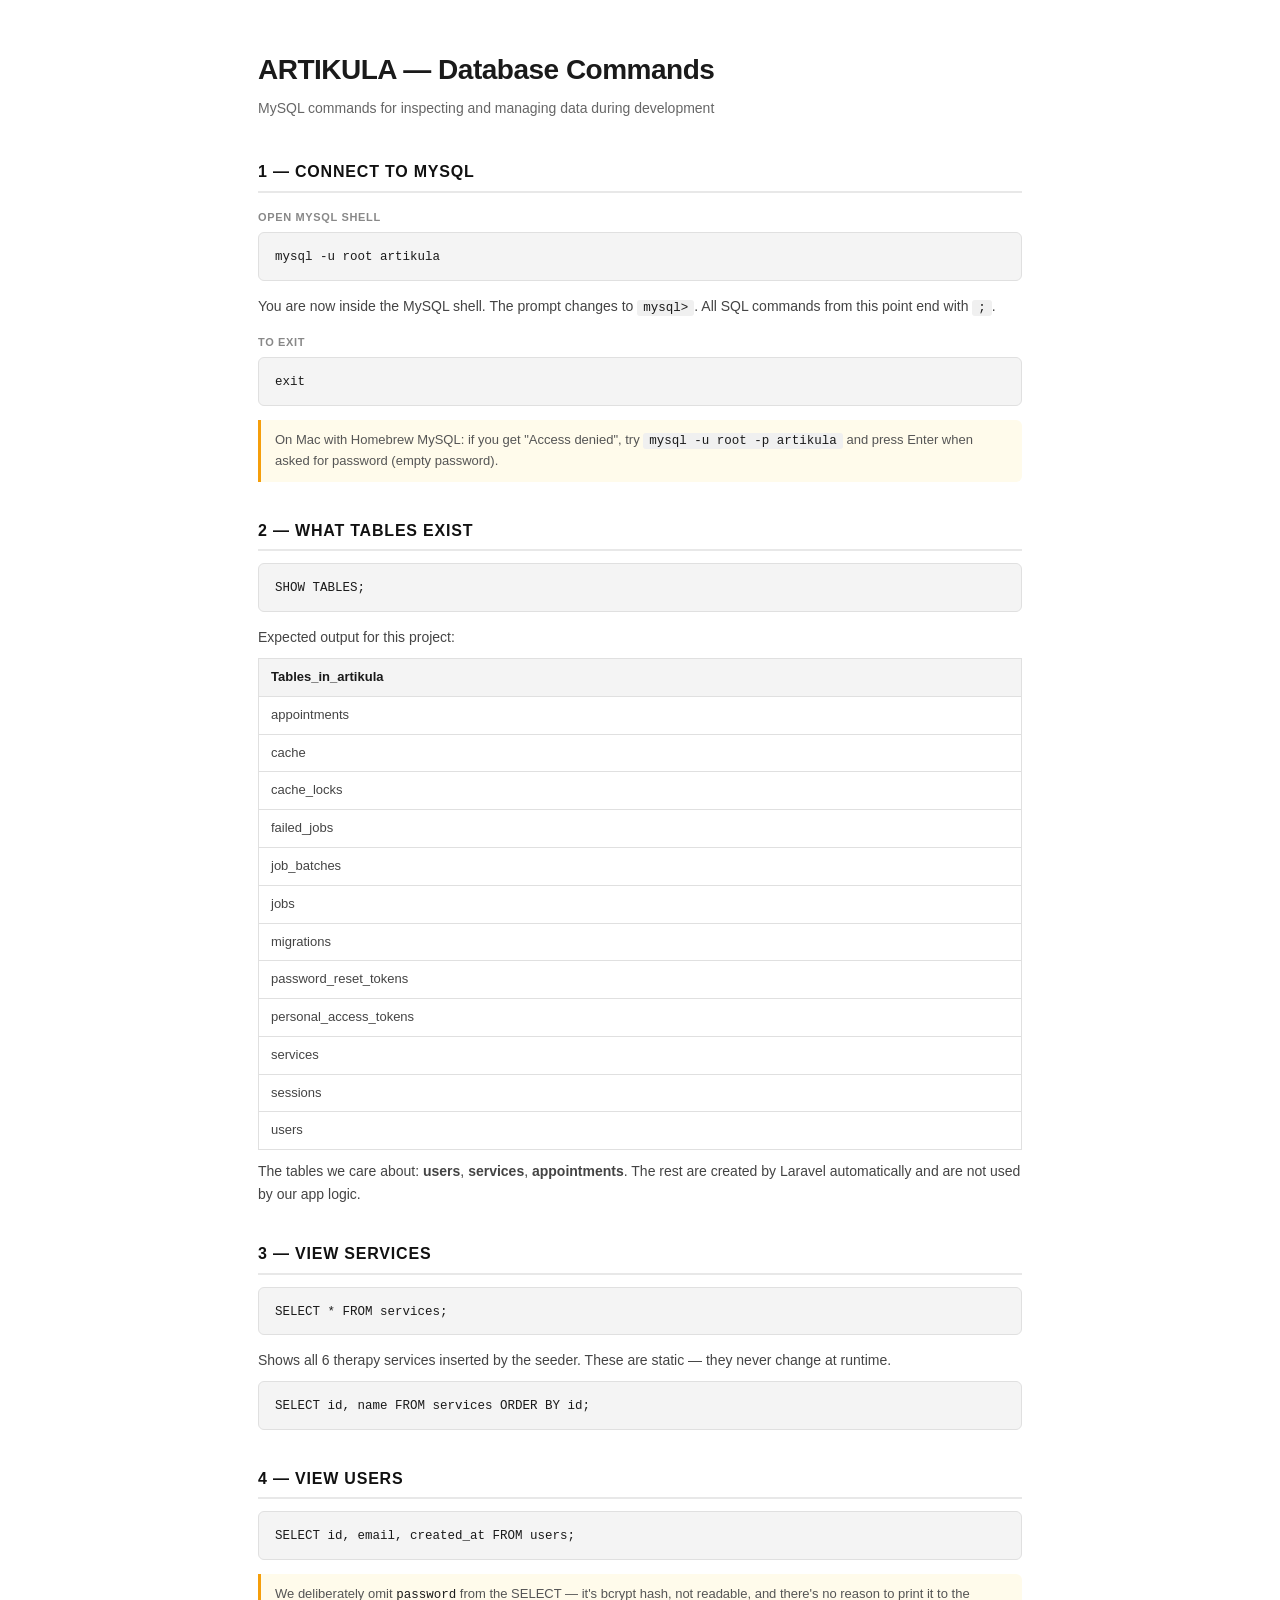
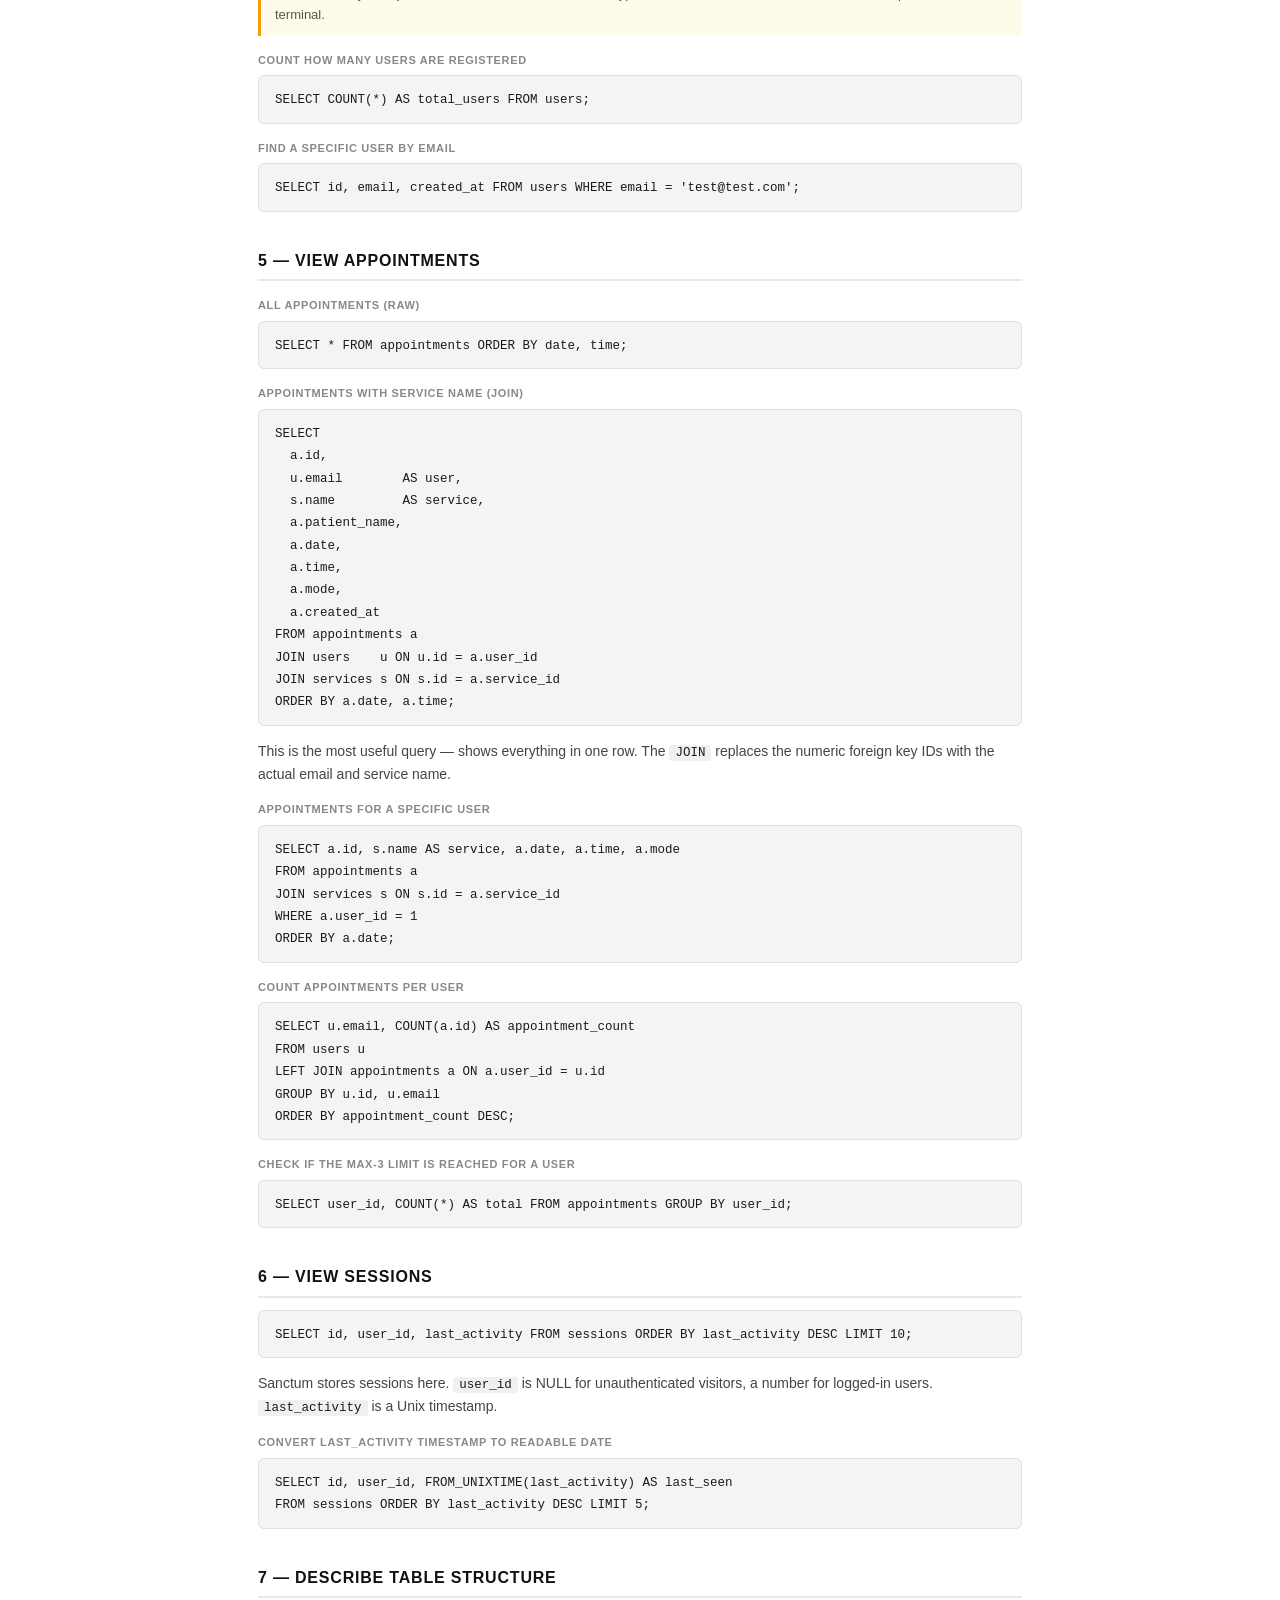
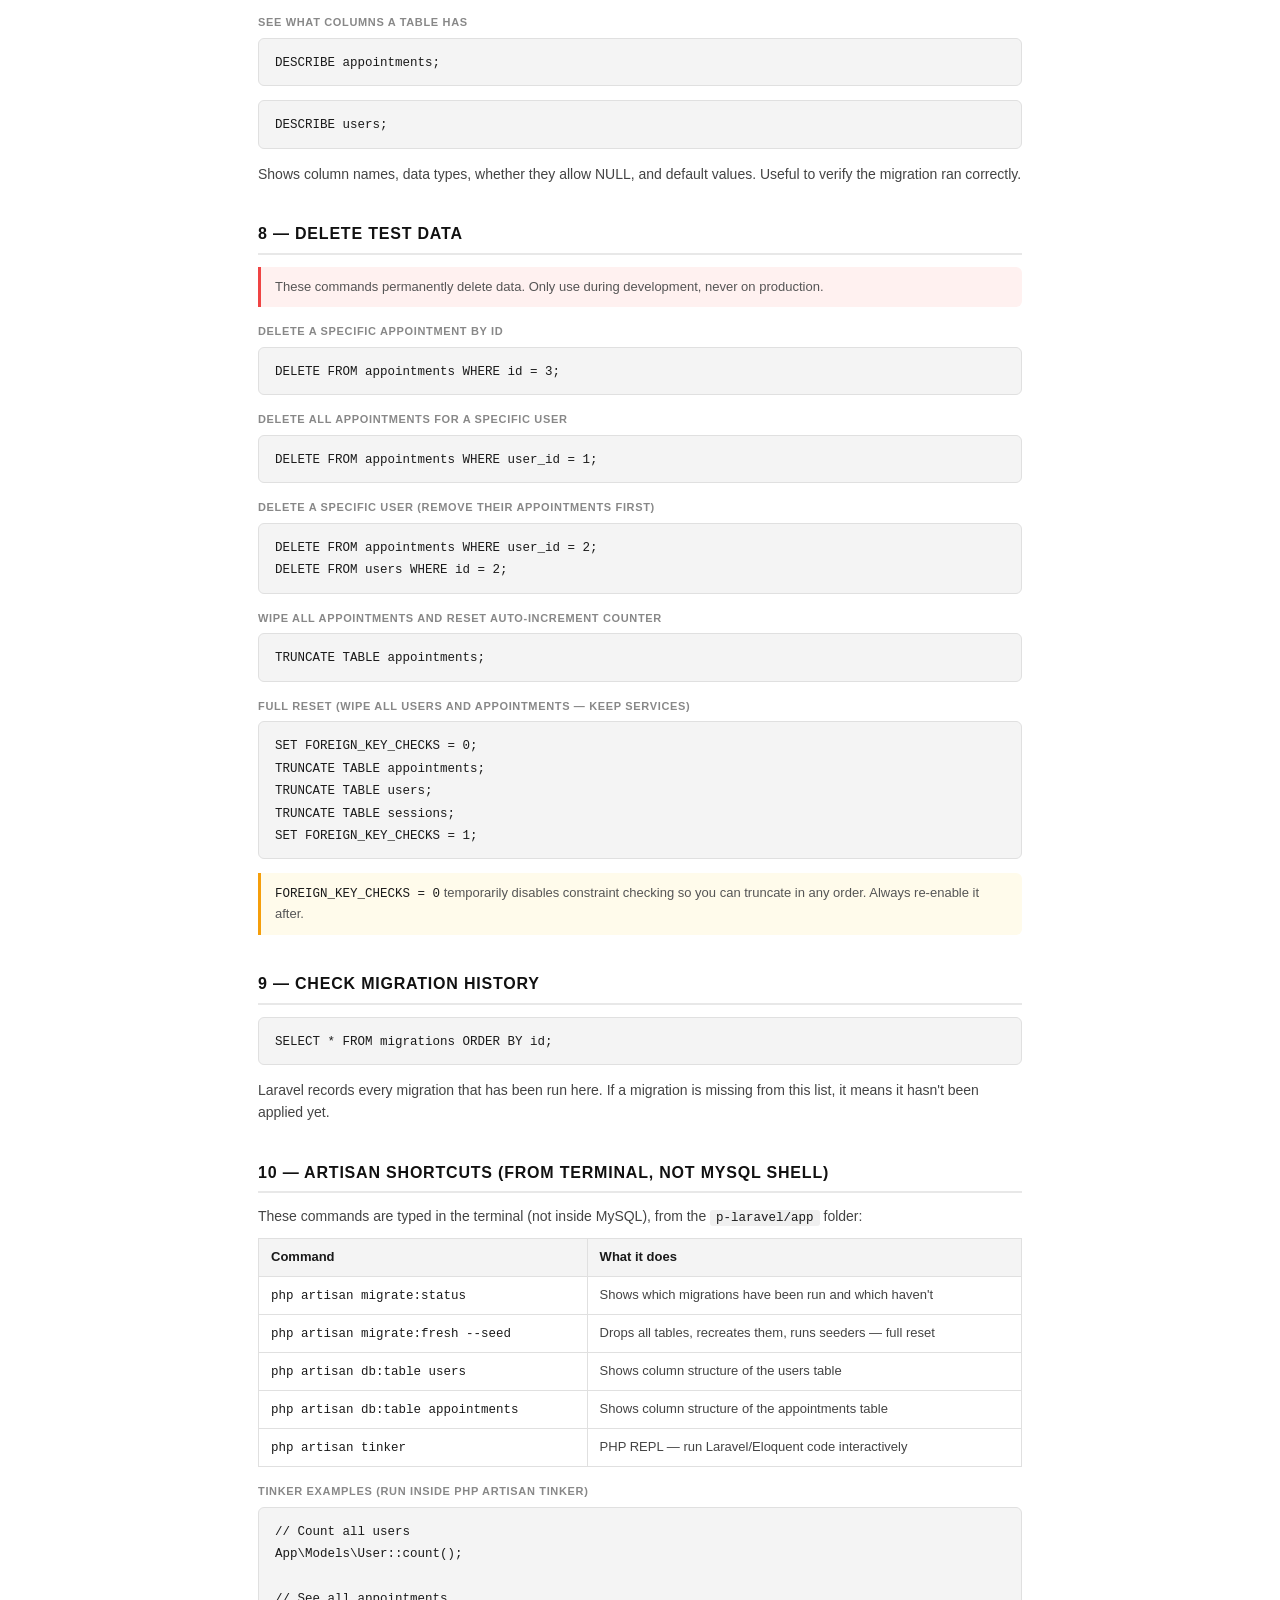
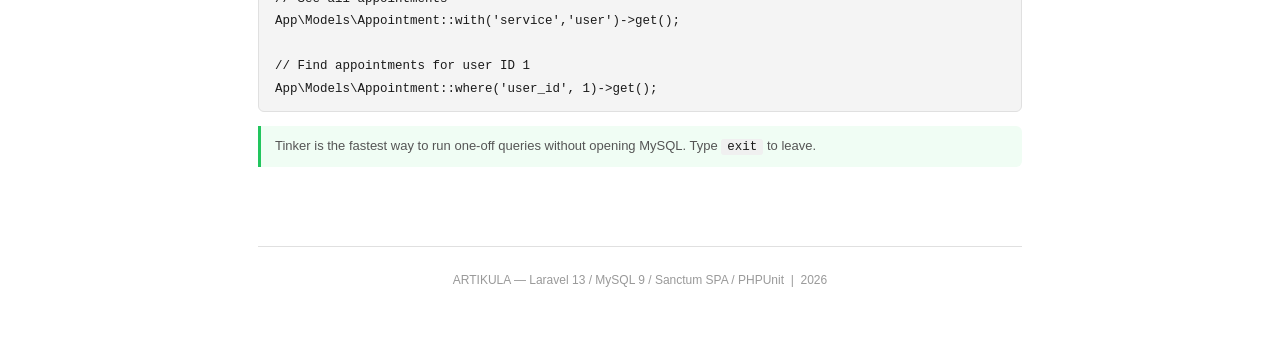
<file: kompendium/database-commands.html>
<!DOCTYPE html>
<html lang="en">
<head>
<meta charset="UTF-8" />
<meta name="viewport" content="width=device-width, initial-scale=1.0" />
<title>ARTIKULA — Database Commands</title>
<style>
  * { margin: 0; padding: 0; box-sizing: border-box; }
  body { font-family: 'Helvetica Neue', Arial, sans-serif; font-size: 14px; color: #1a1a1a; line-height: 1.6; background: #fff; padding: 48px; max-width: 860px; margin: 0 auto; }
  h1 { font-size: 28px; font-weight: 700; margin-bottom: 4px; letter-spacing: -0.5px; }
  .subtitle { font-size: 14px; color: #666; margin-bottom: 40px; }
  h2 { font-size: 16px; font-weight: 700; margin: 36px 0 12px; padding-bottom: 6px; border-bottom: 2px solid #e8e8e8; text-transform: uppercase; letter-spacing: 0.05em; color: #111; }
  h3 { font-size: 13px; font-weight: 700; margin: 20px 0 8px; color: #333; }
  p { margin-bottom: 10px; color: #444; }
  pre { background: #f4f4f4; border: 1px solid #e0e0e0; border-radius: 6px; padding: 12px 16px; margin: 6px 0 14px; overflow-x: auto; }
  code { font-family: 'SF Mono', 'Fira Code', Consolas, monospace; font-size: 12.5px; color: #1a1a1a; }
  .inline { background: #f0f0f0; padding: 1px 6px; border-radius: 3px; font-family: monospace; font-size: 12.5px; }
  .note { background: #fffbeb; border-left: 3px solid #f59e0b; padding: 10px 14px; margin: 10px 0; border-radius: 0 6px 6px 0; font-size: 13px; color: #555; }
  .warn { background: #fff1f0; border-left: 3px solid #ef4444; padding: 10px 14px; margin: 10px 0; border-radius: 0 6px 6px 0; font-size: 13px; color: #555; }
  .ok { background: #f0fdf4; border-left: 3px solid #22c55e; padding: 10px 14px; margin: 10px 0; border-radius: 0 6px 6px 0; font-size: 13px; color: #555; }
  .cmd-label { font-size: 11px; font-weight: 700; text-transform: uppercase; letter-spacing: .06em; color: #888; margin: 16px 0 4px; }
  table { width: 100%; border-collapse: collapse; margin: 10px 0; font-size: 13px; }
  th { background: #f4f4f4; padding: 8px 12px; text-align: left; font-weight: 700; border: 1px solid #e0e0e0; }
  td { padding: 8px 12px; border: 1px solid #e0e0e0; color: #444; vertical-align: top; }
  @media print { body { padding: 20px; font-size: 12px; } pre { break-inside: avoid; } }
</style>
</head>
<body>

<h1>ARTIKULA — Database Commands</h1>
<p class="subtitle">MySQL commands for inspecting and managing data during development</p>

<!-- ================================================== -->
<h2>1 — Connect to MySQL</h2>

<div class="cmd-label">Open MySQL shell</div>
<pre><code>mysql -u root artikula</code></pre>
<p>You are now inside the MySQL shell. The prompt changes to <code class="inline">mysql&gt;</code>. All SQL commands from this point end with <code class="inline">;</code>.</p>

<div class="cmd-label">To exit</div>
<pre><code>exit</code></pre>

<div class="note">On Mac with Homebrew MySQL: if you get "Access denied", try <code class="inline">mysql -u root -p artikula</code> and press Enter when asked for password (empty password).</div>

<!-- ================================================== -->
<h2>2 — What tables exist</h2>

<pre><code>SHOW TABLES;</code></pre>

<p>Expected output for this project:</p>
<table>
  <tr><th>Tables_in_artikula</th></tr>
  <tr><td>appointments</td></tr>
  <tr><td>cache</td></tr>
  <tr><td>cache_locks</td></tr>
  <tr><td>failed_jobs</td></tr>
  <tr><td>job_batches</td></tr>
  <tr><td>jobs</td></tr>
  <tr><td>migrations</td></tr>
  <tr><td>password_reset_tokens</td></tr>
  <tr><td>personal_access_tokens</td></tr>
  <tr><td>services</td></tr>
  <tr><td>sessions</td></tr>
  <tr><td>users</td></tr>
</table>
<p>The tables we care about: <strong>users</strong>, <strong>services</strong>, <strong>appointments</strong>. The rest are created by Laravel automatically and are not used by our app logic.</p>

<!-- ================================================== -->
<h2>3 — View services</h2>

<pre><code>SELECT * FROM services;</code></pre>

<p>Shows all 6 therapy services inserted by the seeder. These are static — they never change at runtime.</p>

<pre><code>SELECT id, name FROM services ORDER BY id;</code></pre>

<!-- ================================================== -->
<h2>4 — View users</h2>

<pre><code>SELECT id, email, created_at FROM users;</code></pre>

<div class="note">We deliberately omit <code>password</code> from the SELECT — it's bcrypt hash, not readable, and there's no reason to print it to the terminal.</div>

<div class="cmd-label">Count how many users are registered</div>
<pre><code>SELECT COUNT(*) AS total_users FROM users;</code></pre>

<div class="cmd-label">Find a specific user by email</div>
<pre><code>SELECT id, email, created_at FROM users WHERE email = 'test@test.com';</code></pre>

<!-- ================================================== -->
<h2>5 — View appointments</h2>

<div class="cmd-label">All appointments (raw)</div>
<pre><code>SELECT * FROM appointments ORDER BY date, time;</code></pre>

<div class="cmd-label">Appointments with service name (JOIN)</div>
<pre><code>SELECT
  a.id,
  u.email        AS user,
  s.name         AS service,
  a.patient_name,
  a.date,
  a.time,
  a.mode,
  a.created_at
FROM appointments a
JOIN users    u ON u.id = a.user_id
JOIN services s ON s.id = a.service_id
ORDER BY a.date, a.time;</code></pre>

<p>This is the most useful query — shows everything in one row. The <code class="inline">JOIN</code> replaces the numeric foreign key IDs with the actual email and service name.</p>

<div class="cmd-label">Appointments for a specific user</div>
<pre><code>SELECT a.id, s.name AS service, a.date, a.time, a.mode
FROM appointments a
JOIN services s ON s.id = a.service_id
WHERE a.user_id = 1
ORDER BY a.date;</code></pre>

<div class="cmd-label">Count appointments per user</div>
<pre><code>SELECT u.email, COUNT(a.id) AS appointment_count
FROM users u
LEFT JOIN appointments a ON a.user_id = u.id
GROUP BY u.id, u.email
ORDER BY appointment_count DESC;</code></pre>

<div class="cmd-label">Check if the max-3 limit is reached for a user</div>
<pre><code>SELECT user_id, COUNT(*) AS total FROM appointments GROUP BY user_id;</code></pre>

<!-- ================================================== -->
<h2>6 — View sessions</h2>

<pre><code>SELECT id, user_id, last_activity FROM sessions ORDER BY last_activity DESC LIMIT 10;</code></pre>

<p>Sanctum stores sessions here. <code class="inline">user_id</code> is NULL for unauthenticated visitors, a number for logged-in users. <code class="inline">last_activity</code> is a Unix timestamp.</p>

<div class="cmd-label">Convert last_activity timestamp to readable date</div>
<pre><code>SELECT id, user_id, FROM_UNIXTIME(last_activity) AS last_seen
FROM sessions ORDER BY last_activity DESC LIMIT 5;</code></pre>

<!-- ================================================== -->
<h2>7 — Describe table structure</h2>

<div class="cmd-label">See what columns a table has</div>
<pre><code>DESCRIBE appointments;</code></pre>
<pre><code>DESCRIBE users;</code></pre>

<p>Shows column names, data types, whether they allow NULL, and default values. Useful to verify the migration ran correctly.</p>

<!-- ================================================== -->
<h2>8 — Delete test data</h2>

<div class="warn">These commands permanently delete data. Only use during development, never on production.</div>

<div class="cmd-label">Delete a specific appointment by ID</div>
<pre><code>DELETE FROM appointments WHERE id = 3;</code></pre>

<div class="cmd-label">Delete all appointments for a specific user</div>
<pre><code>DELETE FROM appointments WHERE user_id = 1;</code></pre>

<div class="cmd-label">Delete a specific user (remove their appointments first)</div>
<pre><code>DELETE FROM appointments WHERE user_id = 2;
DELETE FROM users WHERE id = 2;</code></pre>

<div class="cmd-label">Wipe all appointments and reset auto-increment counter</div>
<pre><code>TRUNCATE TABLE appointments;</code></pre>

<div class="cmd-label">Full reset (wipe all users and appointments — keep services)</div>
<pre><code>SET FOREIGN_KEY_CHECKS = 0;
TRUNCATE TABLE appointments;
TRUNCATE TABLE users;
TRUNCATE TABLE sessions;
SET FOREIGN_KEY_CHECKS = 1;</code></pre>

<div class="note"><code>FOREIGN_KEY_CHECKS = 0</code> temporarily disables constraint checking so you can truncate in any order. Always re-enable it after.</div>

<!-- ================================================== -->
<h2>9 — Check migration history</h2>

<pre><code>SELECT * FROM migrations ORDER BY id;</code></pre>

<p>Laravel records every migration that has been run here. If a migration is missing from this list, it means it hasn't been applied yet.</p>

<!-- ================================================== -->
<h2>10 — Artisan shortcuts (from terminal, not MySQL shell)</h2>

<p>These commands are typed in the terminal (not inside MySQL), from the <code class="inline">p-laravel/app</code> folder:</p>

<table>
  <tr><th>Command</th><th>What it does</th></tr>
  <tr><td><code>php artisan migrate:status</code></td><td>Shows which migrations have been run and which haven't</td></tr>
  <tr><td><code>php artisan migrate:fresh --seed</code></td><td>Drops all tables, recreates them, runs seeders — full reset</td></tr>
  <tr><td><code>php artisan db:table users</code></td><td>Shows column structure of the users table</td></tr>
  <tr><td><code>php artisan db:table appointments</code></td><td>Shows column structure of the appointments table</td></tr>
  <tr><td><code>php artisan tinker</code></td><td>PHP REPL — run Laravel/Eloquent code interactively</td></tr>
</table>

<div class="cmd-label">Tinker examples (run inside php artisan tinker)</div>
<pre><code>// Count all users
App\Models\User::count();

// See all appointments
App\Models\Appointment::with('service','user')->get();

// Find appointments for user ID 1
App\Models\Appointment::where('user_id', 1)->get();</code></pre>

<div class="ok">Tinker is the fastest way to run one-off queries without opening MySQL. Type <code class="inline">exit</code> to leave.</div>

<br><br>
<hr style="border:none;border-top:1px solid #e0e0e0;margin:24px 0">
<p style="font-size:12px;color:#999;text-align:center">ARTIKULA — Laravel 13 / MySQL 9 / Sanctum SPA / PHPUnit &nbsp;|&nbsp; 2026</p>
</body>
</html>
</file>
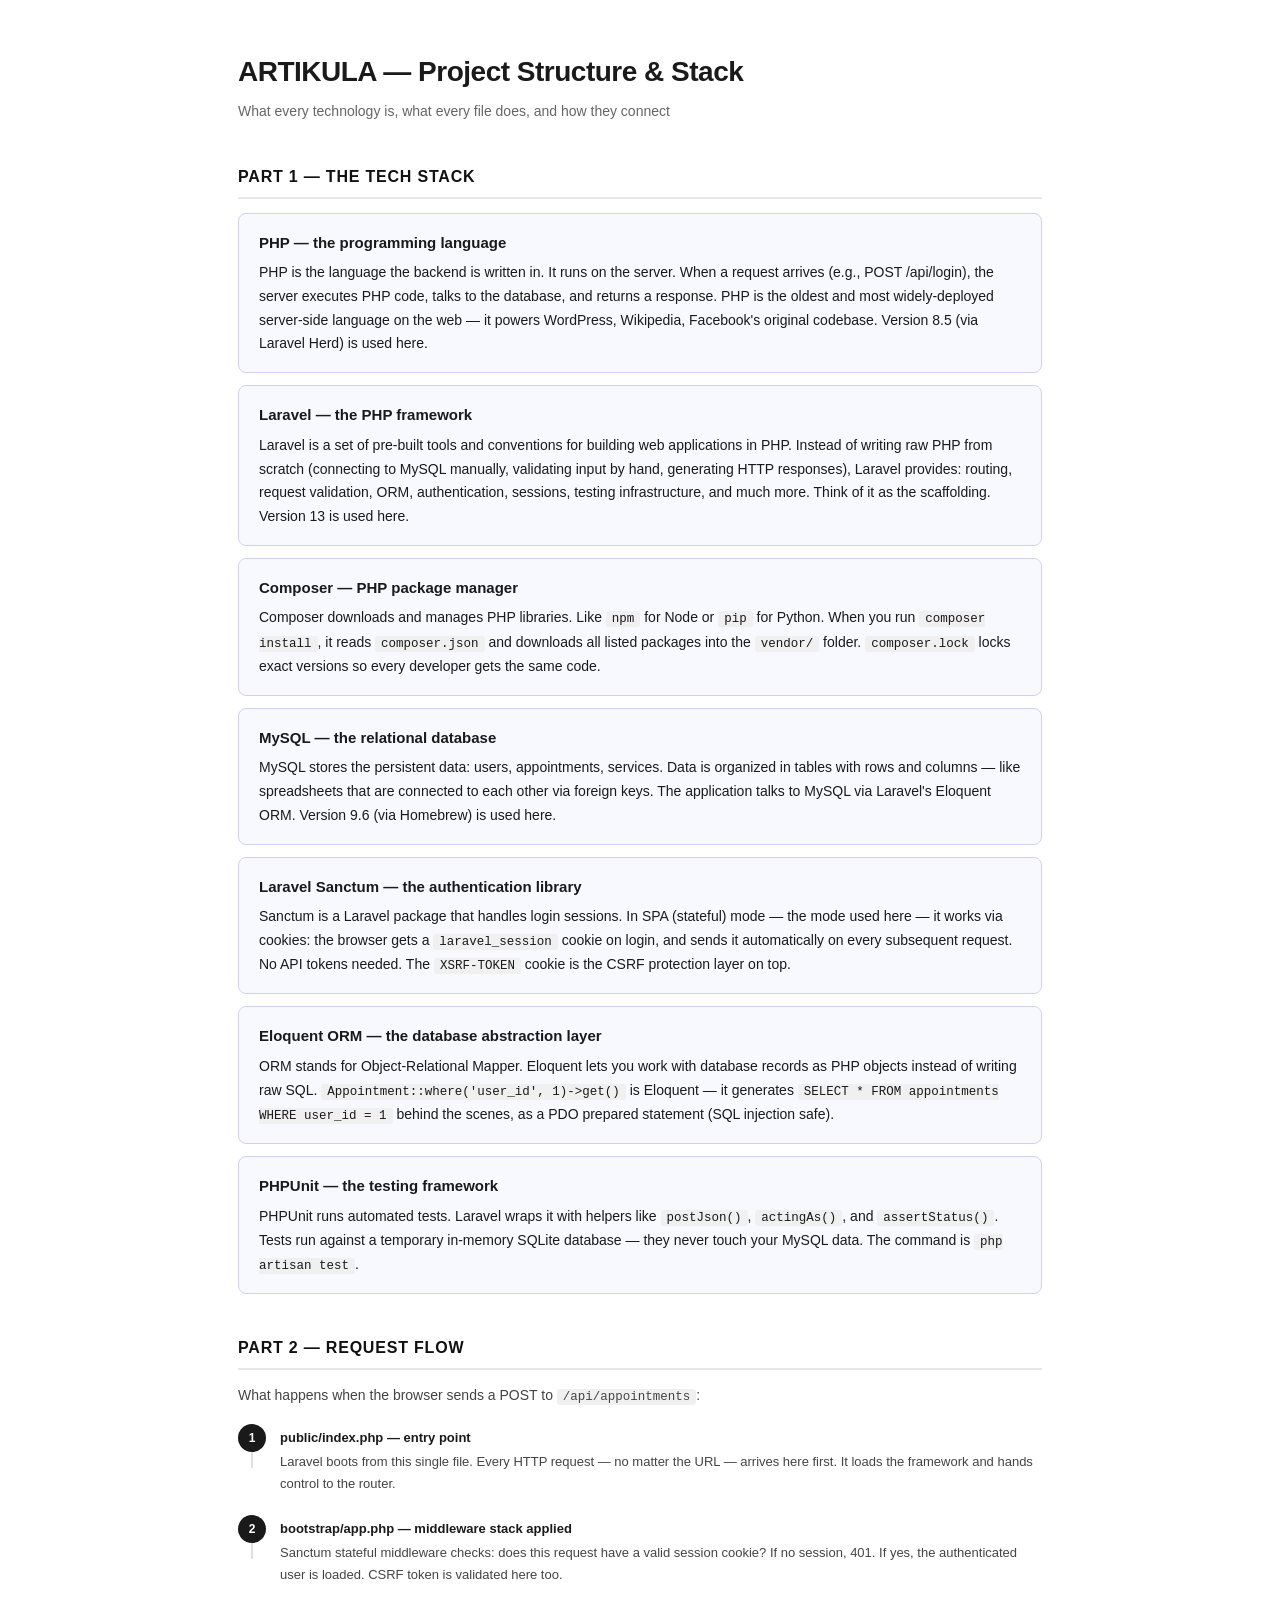
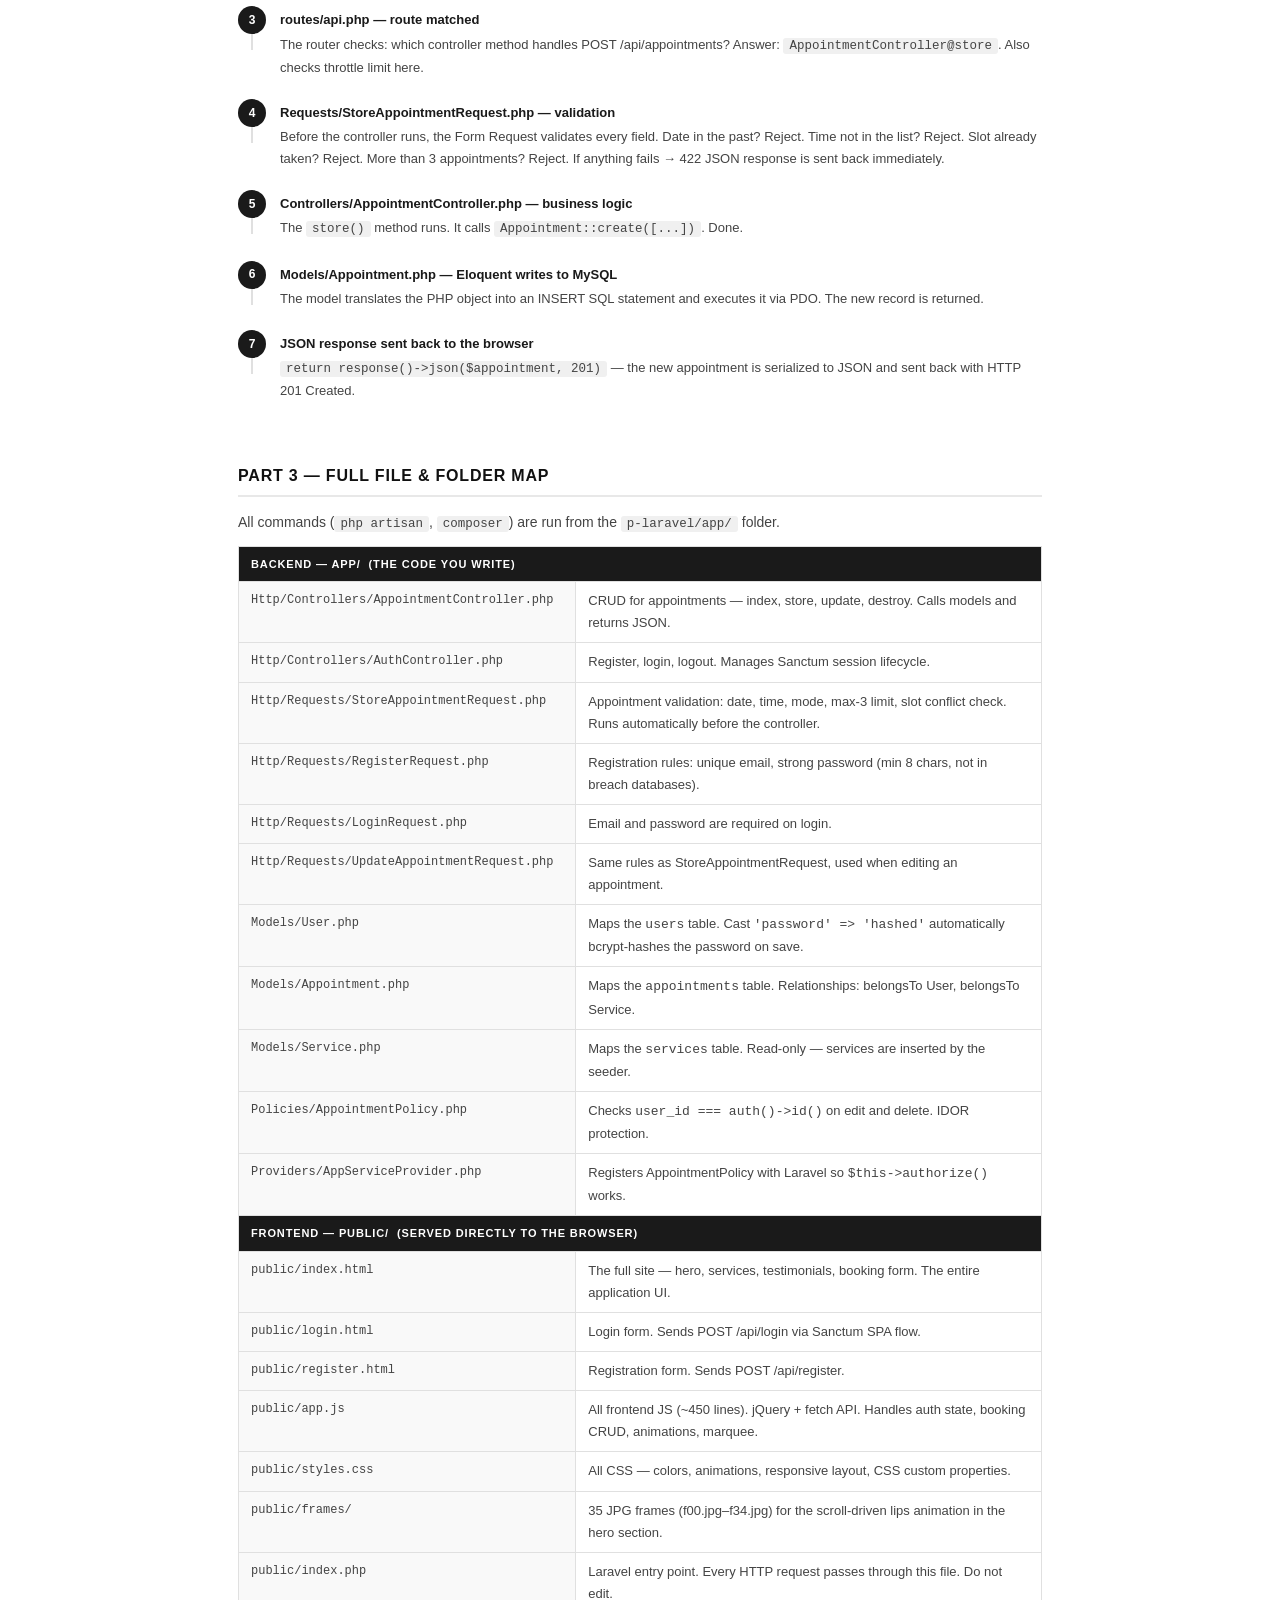
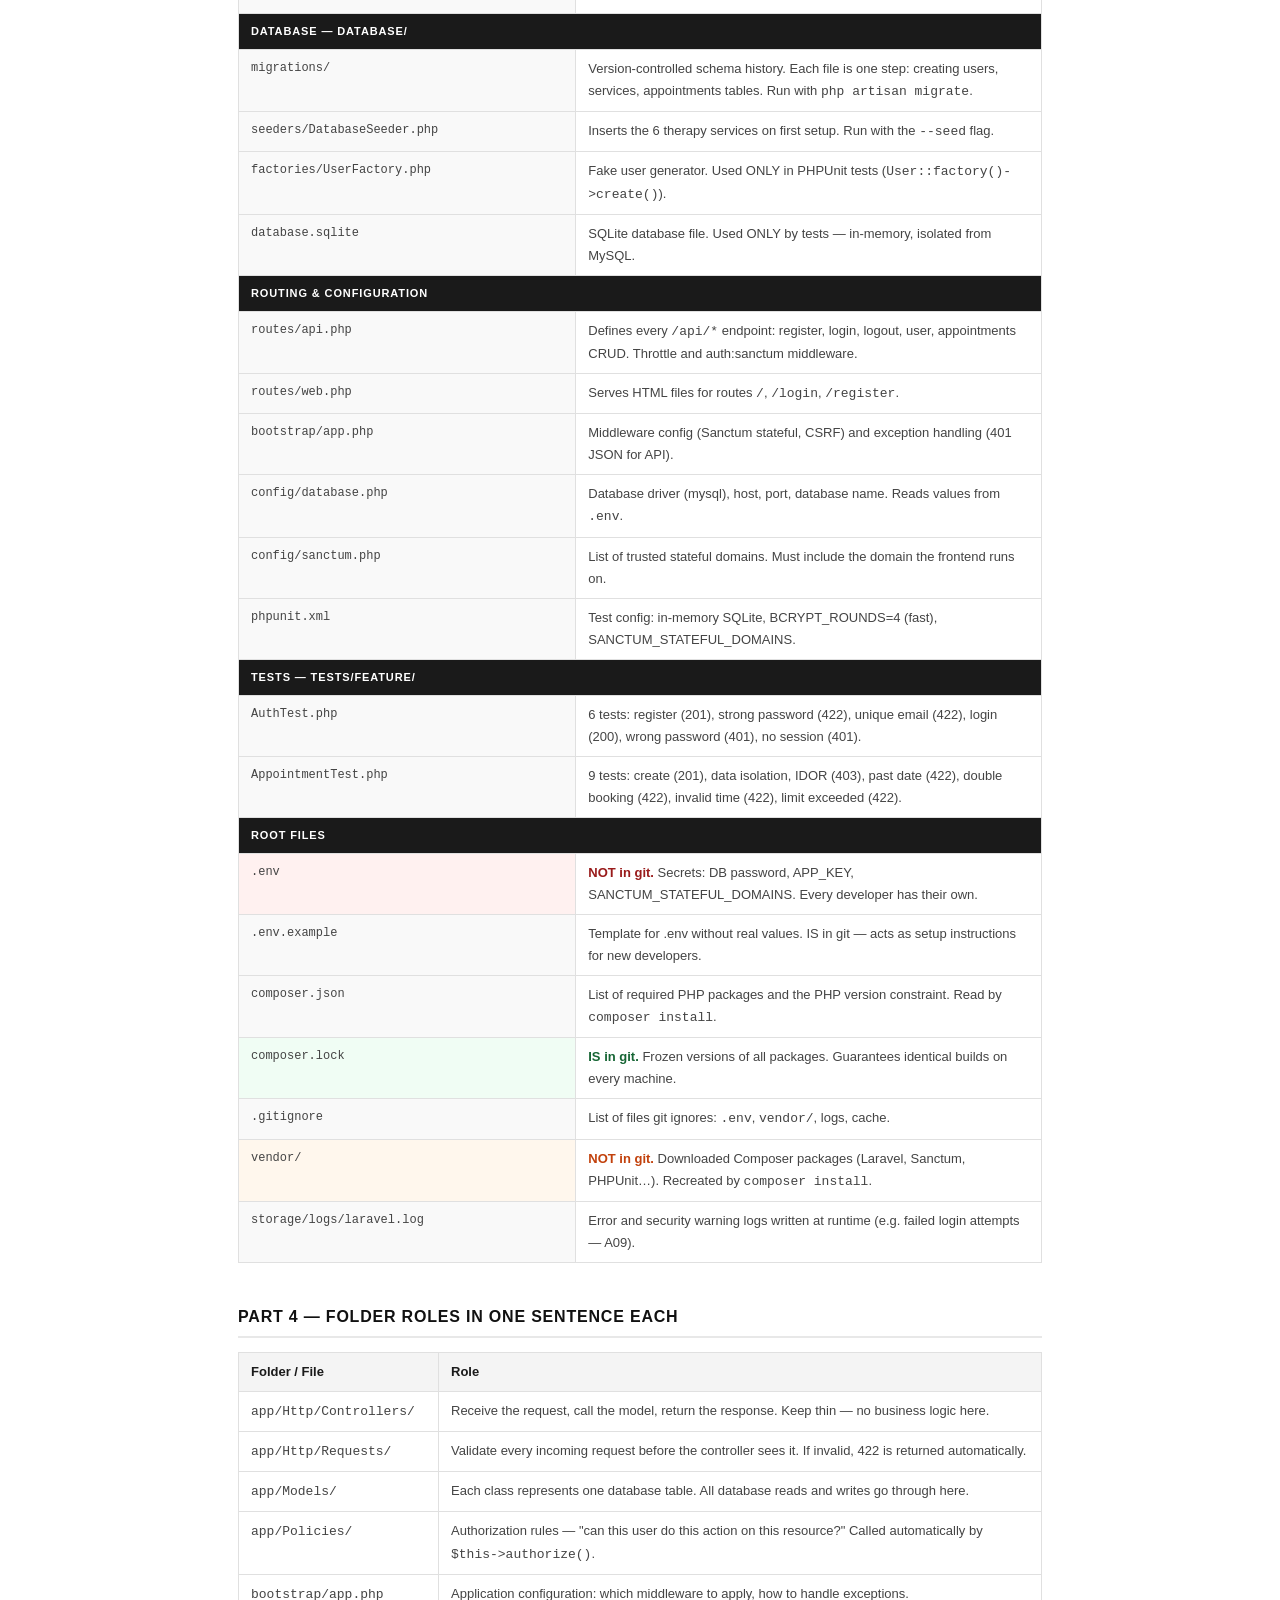
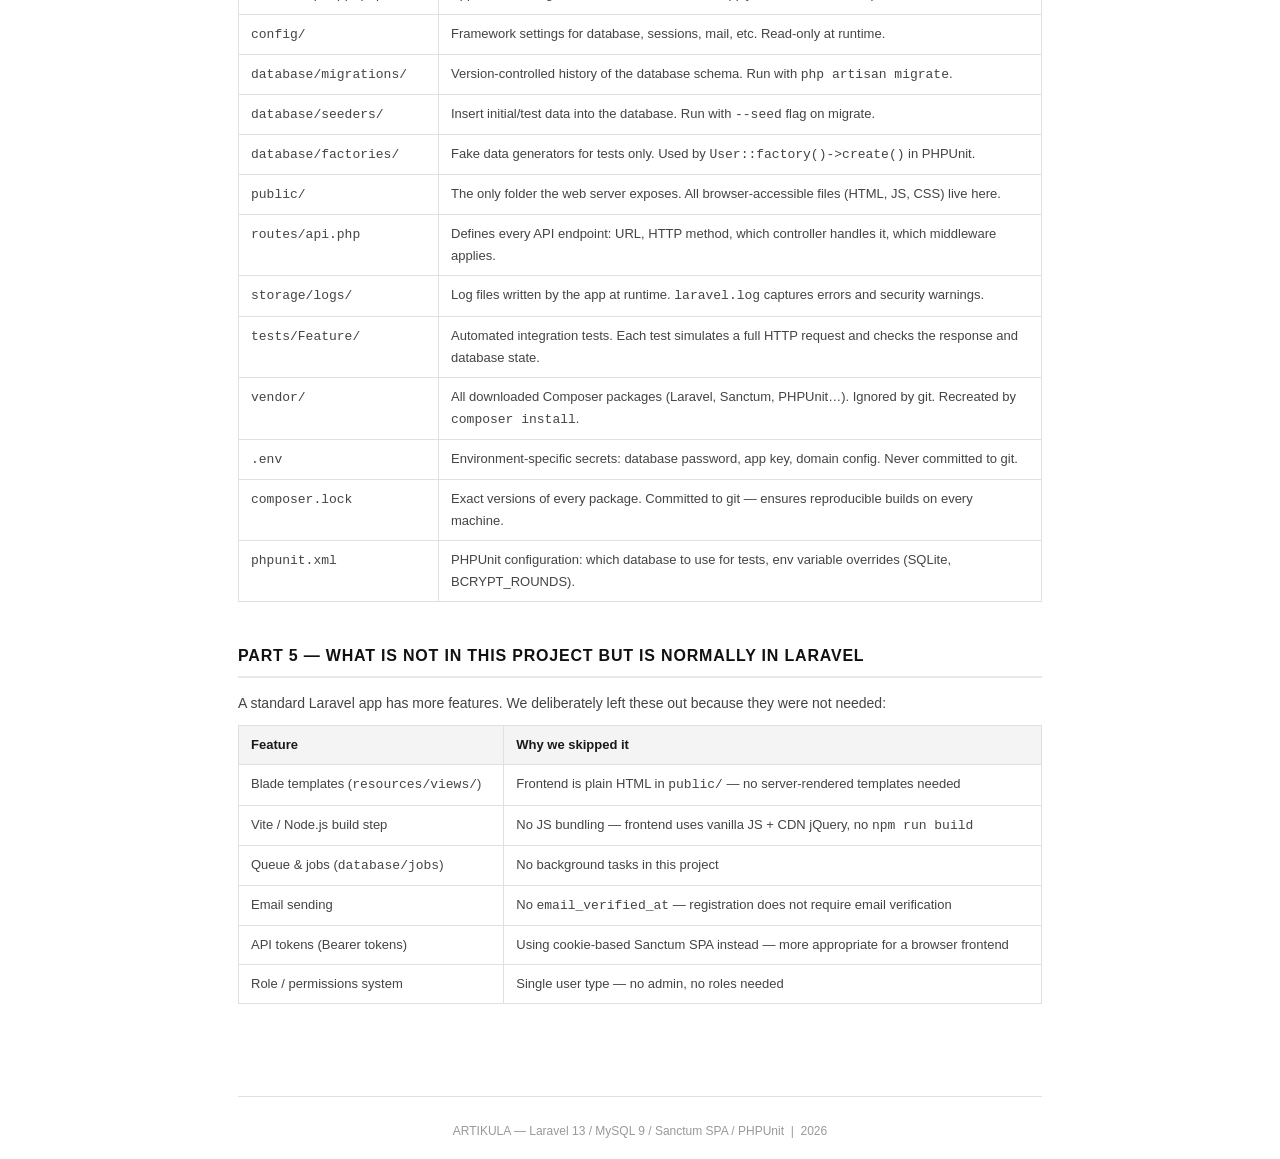
<file: kompendium/project-structure.html>
<!DOCTYPE html>
<html lang="en">
<head>
<meta charset="UTF-8" />
<meta name="viewport" content="width=device-width, initial-scale=1.0" />
<title>ARTIKULA — Project Structure & Stack</title>
<style>
  * { margin: 0; padding: 0; box-sizing: border-box; }
  body { font-family: 'Helvetica Neue', Arial, sans-serif; font-size: 14px; color: #1a1a1a; line-height: 1.7; background: #fff; padding: 48px; max-width: 900px; margin: 0 auto; }
  h1 { font-size: 28px; font-weight: 700; margin-bottom: 4px; letter-spacing: -0.5px; }
  .subtitle { font-size: 14px; color: #666; margin-bottom: 40px; }
  h2 { font-size: 16px; font-weight: 700; margin: 40px 0 14px; padding-bottom: 6px; border-bottom: 2px solid #e8e8e8; text-transform: uppercase; letter-spacing: 0.05em; color: #111; }
  h3 { font-size: 14px; font-weight: 700; margin: 24px 0 8px; color: #222; }
  p { margin-bottom: 10px; color: #444; }
  .inline { background: #f0f0f0; padding: 1px 6px; border-radius: 3px; font-family: monospace; font-size: 12.5px; }
  .note { background: #fffbeb; border-left: 3px solid #f59e0b; padding: 10px 14px; margin: 10px 0; border-radius: 0 6px 6px 0; font-size: 13px; color: #555; }
  .def { background: #f8f8ff; border: 1px solid #d0d0f0; border-radius: 8px; padding: 16px 20px; margin: 12px 0; }
  .def strong { display: block; font-size: 15px; margin-bottom: 6px; color: #1a1a1a; }
  table { width: 100%; border-collapse: collapse; margin: 10px 0 20px; font-size: 13px; }
  th { background: #f4f4f4; padding: 8px 12px; text-align: left; font-weight: 700; border: 1px solid #e0e0e0; }
  td { padding: 8px 12px; border: 1px solid #e0e0e0; color: #444; vertical-align: top; }
  .tree { font-family: 'SF Mono', Consolas, monospace; font-size: 12.5px; background: #f4f4f4; border: 1px solid #e0e0e0; border-radius: 6px; padding: 16px 20px; line-height: 1.9; }
  .tree .dir { color: #1a1a1a; font-weight: 700; }
  .tree .file { color: #1a1a1a; }
  .tree .dim { color: #999; }
  .tree .tag { display: inline-block; background: #dbeafe; color: #1d4ed8; font-size: 10px; font-weight: 700; padding: 1px 6px; border-radius: 3px; margin-left: 8px; vertical-align: middle; }
  .tree .tag-green { background: #dcfce7; color: #166534; }
  .tree .tag-red { background: #fee2e2; color: #991b1b; }
  .tree .tag-purple { background: #f3e8ff; color: #7c3aed; }
  .tree .tag-orange { background: #ffedd5; color: #c2410c; }
  .flow { display: flex; flex-direction: column; gap: 0; margin: 16px 0; }
  .flow-step { display: flex; align-items: flex-start; gap: 14px; }
  .flow-left { display: flex; flex-direction: column; align-items: center; }
  .flow-num { flex-shrink: 0; width: 28px; height: 28px; background: #1a1a1a; color: #fff; border-radius: 50%; display: flex; align-items: center; justify-content: center; font-size: 12px; font-weight: 700; }
  .flow-line { width: 2px; flex: 1; background: #e0e0e0; min-height: 16px; }
  .flow-body { flex: 1; padding: 3px 0 20px; font-size: 13px; color: #444; }
  .flow-body strong { color: #1a1a1a; display: block; margin-bottom: 2px; }
  @media print { body { padding: 20px; font-size: 12px; } .def { break-inside: avoid; } h2 { break-before: auto; } }
</style>
</head>
<body>

<h1>ARTIKULA — Project Structure &amp; Stack</h1>
<p class="subtitle">What every technology is, what every file does, and how they connect</p>

<!-- ================================================== -->
<h2>Part 1 — The Tech Stack</h2>

<div class="def">
  <strong>PHP — the programming language</strong>
  PHP is the language the backend is written in. It runs on the server. When a request arrives (e.g., POST /api/login), the server executes PHP code, talks to the database, and returns a response. PHP is the oldest and most widely-deployed server-side language on the web — it powers WordPress, Wikipedia, Facebook's original codebase. Version 8.5 (via Laravel Herd) is used here.
</div>

<div class="def">
  <strong>Laravel — the PHP framework</strong>
  Laravel is a set of pre-built tools and conventions for building web applications in PHP. Instead of writing raw PHP from scratch (connecting to MySQL manually, validating input by hand, generating HTTP responses), Laravel provides: routing, request validation, ORM, authentication, sessions, testing infrastructure, and much more. Think of it as the scaffolding. Version 13 is used here.
</div>

<div class="def">
  <strong>Composer — PHP package manager</strong>
  Composer downloads and manages PHP libraries. Like <code class="inline">npm</code> for Node or <code class="inline">pip</code> for Python. When you run <code class="inline">composer install</code>, it reads <code class="inline">composer.json</code> and downloads all listed packages into the <code class="inline">vendor/</code> folder. <code class="inline">composer.lock</code> locks exact versions so every developer gets the same code.
</div>

<div class="def">
  <strong>MySQL — the relational database</strong>
  MySQL stores the persistent data: users, appointments, services. Data is organized in tables with rows and columns — like spreadsheets that are connected to each other via foreign keys. The application talks to MySQL via Laravel's Eloquent ORM. Version 9.6 (via Homebrew) is used here.
</div>

<div class="def">
  <strong>Laravel Sanctum — the authentication library</strong>
  Sanctum is a Laravel package that handles login sessions. In SPA (stateful) mode — the mode used here — it works via cookies: the browser gets a <code class="inline">laravel_session</code> cookie on login, and sends it automatically on every subsequent request. No API tokens needed. The <code class="inline">XSRF-TOKEN</code> cookie is the CSRF protection layer on top.
</div>

<div class="def">
  <strong>Eloquent ORM — the database abstraction layer</strong>
  ORM stands for Object-Relational Mapper. Eloquent lets you work with database records as PHP objects instead of writing raw SQL. <code class="inline">Appointment::where('user_id', 1)->get()</code> is Eloquent — it generates <code class="inline">SELECT * FROM appointments WHERE user_id = 1</code> behind the scenes, as a PDO prepared statement (SQL injection safe).
</div>

<div class="def">
  <strong>PHPUnit — the testing framework</strong>
  PHPUnit runs automated tests. Laravel wraps it with helpers like <code class="inline">postJson()</code>, <code class="inline">actingAs()</code>, and <code class="inline">assertStatus()</code>. Tests run against a temporary in-memory SQLite database — they never touch your MySQL data. The command is <code class="inline">php artisan test</code>.
</div>

<!-- ================================================== -->
<h2>Part 2 — Request flow</h2>

<p>What happens when the browser sends a POST to <code class="inline">/api/appointments</code>:</p>

<div class="flow">
  <div class="flow-step">
    <div class="flow-left"><div class="flow-num">1</div><div class="flow-line"></div></div>
    <div class="flow-body"><strong>public/index.php — entry point</strong>Laravel boots from this single file. Every HTTP request — no matter the URL — arrives here first. It loads the framework and hands control to the router.</div>
  </div>
  <div class="flow-step">
    <div class="flow-left"><div class="flow-num">2</div><div class="flow-line"></div></div>
    <div class="flow-body"><strong>bootstrap/app.php — middleware stack applied</strong>Sanctum stateful middleware checks: does this request have a valid session cookie? If no session, 401. If yes, the authenticated user is loaded. CSRF token is validated here too.</div>
  </div>
  <div class="flow-step">
    <div class="flow-left"><div class="flow-num">3</div><div class="flow-line"></div></div>
    <div class="flow-body"><strong>routes/api.php — route matched</strong>The router checks: which controller method handles POST /api/appointments? Answer: <code class="inline">AppointmentController@store</code>. Also checks throttle limit here.</div>
  </div>
  <div class="flow-step">
    <div class="flow-left"><div class="flow-num">4</div><div class="flow-line"></div></div>
    <div class="flow-body"><strong>Requests/StoreAppointmentRequest.php — validation</strong>Before the controller runs, the Form Request validates every field. Date in the past? Reject. Time not in the list? Reject. Slot already taken? Reject. More than 3 appointments? Reject. If anything fails → 422 JSON response is sent back immediately.</div>
  </div>
  <div class="flow-step">
    <div class="flow-left"><div class="flow-num">5</div><div class="flow-line"></div></div>
    <div class="flow-body"><strong>Controllers/AppointmentController.php — business logic</strong>The <code class="inline">store()</code> method runs. It calls <code class="inline">Appointment::create([...])</code>. Done.</div>
  </div>
  <div class="flow-step">
    <div class="flow-left"><div class="flow-num">6</div><div class="flow-line"></div></div>
    <div class="flow-body"><strong>Models/Appointment.php — Eloquent writes to MySQL</strong>The model translates the PHP object into an INSERT SQL statement and executes it via PDO. The new record is returned.</div>
  </div>
  <div class="flow-step">
    <div class="flow-left"><div class="flow-num">7</div><div class="flow-line"></div></div>
    <div class="flow-body"><strong>JSON response sent back to the browser</strong><code class="inline">return response()->json($appointment, 201)</code> — the new appointment is serialized to JSON and sent back with HTTP 201 Created.</div>
  </div>
</div>

<!-- ================================================== -->
<h2>Part 3 — Full file &amp; folder map</h2>

<p>All commands (<code class="inline">php artisan</code>, <code class="inline">composer</code>) are run from the <code class="inline">p-laravel/app/</code> folder.</p>

<table>
  <tr style="background:#1a1a1a"><td colspan="2" style="color:#fff;font-weight:700;font-size:11px;text-transform:uppercase;letter-spacing:.08em;padding:8px 12px">BACKEND — app/ &nbsp;(the code YOU write)</td></tr>
  <tr><td style="width:42%;font-family:monospace;font-size:12px;background:#f9f9f9"><code>Http/Controllers/AppointmentController.php</code></td><td>CRUD for appointments — index, store, update, destroy. Calls models and returns JSON.</td></tr>
  <tr><td style="font-family:monospace;font-size:12px;background:#f9f9f9"><code>Http/Controllers/AuthController.php</code></td><td>Register, login, logout. Manages Sanctum session lifecycle.</td></tr>
  <tr><td style="font-family:monospace;font-size:12px;background:#f9f9f9"><code>Http/Requests/StoreAppointmentRequest.php</code></td><td>Appointment validation: date, time, mode, max-3 limit, slot conflict check. Runs automatically before the controller.</td></tr>
  <tr><td style="font-family:monospace;font-size:12px;background:#f9f9f9"><code>Http/Requests/RegisterRequest.php</code></td><td>Registration rules: unique email, strong password (min 8 chars, not in breach databases).</td></tr>
  <tr><td style="font-family:monospace;font-size:12px;background:#f9f9f9"><code>Http/Requests/LoginRequest.php</code></td><td>Email and password are required on login.</td></tr>
  <tr><td style="font-family:monospace;font-size:12px;background:#f9f9f9"><code>Http/Requests/UpdateAppointmentRequest.php</code></td><td>Same rules as StoreAppointmentRequest, used when editing an appointment.</td></tr>
  <tr><td style="font-family:monospace;font-size:12px;background:#f9f9f9"><code>Models/User.php</code></td><td>Maps the <code>users</code> table. Cast <code>'password' =&gt; 'hashed'</code> automatically bcrypt-hashes the password on save.</td></tr>
  <tr><td style="font-family:monospace;font-size:12px;background:#f9f9f9"><code>Models/Appointment.php</code></td><td>Maps the <code>appointments</code> table. Relationships: belongsTo User, belongsTo Service.</td></tr>
  <tr><td style="font-family:monospace;font-size:12px;background:#f9f9f9"><code>Models/Service.php</code></td><td>Maps the <code>services</code> table. Read-only — services are inserted by the seeder.</td></tr>
  <tr><td style="font-family:monospace;font-size:12px;background:#f9f9f9"><code>Policies/AppointmentPolicy.php</code></td><td>Checks <code>user_id === auth()->id()</code> on edit and delete. IDOR protection.</td></tr>
  <tr><td style="font-family:monospace;font-size:12px;background:#f9f9f9"><code>Providers/AppServiceProvider.php</code></td><td>Registers AppointmentPolicy with Laravel so <code>$this->authorize()</code> works.</td></tr>

  <tr style="background:#1a1a1a"><td colspan="2" style="color:#fff;font-weight:700;font-size:11px;text-transform:uppercase;letter-spacing:.08em;padding:8px 12px">FRONTEND — public/ &nbsp;(served directly to the browser)</td></tr>
  <tr><td style="font-family:monospace;font-size:12px;background:#f9f9f9"><code>public/index.html</code></td><td>The full site — hero, services, testimonials, booking form. The entire application UI.</td></tr>
  <tr><td style="font-family:monospace;font-size:12px;background:#f9f9f9"><code>public/login.html</code></td><td>Login form. Sends POST /api/login via Sanctum SPA flow.</td></tr>
  <tr><td style="font-family:monospace;font-size:12px;background:#f9f9f9"><code>public/register.html</code></td><td>Registration form. Sends POST /api/register.</td></tr>
  <tr><td style="font-family:monospace;font-size:12px;background:#f9f9f9"><code>public/app.js</code></td><td>All frontend JS (~450 lines). jQuery + fetch API. Handles auth state, booking CRUD, animations, marquee.</td></tr>
  <tr><td style="font-family:monospace;font-size:12px;background:#f9f9f9"><code>public/styles.css</code></td><td>All CSS — colors, animations, responsive layout, CSS custom properties.</td></tr>
  <tr><td style="font-family:monospace;font-size:12px;background:#f9f9f9"><code>public/frames/</code></td><td>35 JPG frames (f00.jpg–f34.jpg) for the scroll-driven lips animation in the hero section.</td></tr>
  <tr><td style="font-family:monospace;font-size:12px;background:#f9f9f9"><code>public/index.php</code></td><td>Laravel entry point. Every HTTP request passes through this file. Do not edit.</td></tr>

  <tr style="background:#1a1a1a"><td colspan="2" style="color:#fff;font-weight:700;font-size:11px;text-transform:uppercase;letter-spacing:.08em;padding:8px 12px">DATABASE — database/</td></tr>
  <tr><td style="font-family:monospace;font-size:12px;background:#f9f9f9"><code>migrations/</code></td><td>Version-controlled schema history. Each file is one step: creating users, services, appointments tables. Run with <code>php artisan migrate</code>.</td></tr>
  <tr><td style="font-family:monospace;font-size:12px;background:#f9f9f9"><code>seeders/DatabaseSeeder.php</code></td><td>Inserts the 6 therapy services on first setup. Run with the <code>--seed</code> flag.</td></tr>
  <tr><td style="font-family:monospace;font-size:12px;background:#f9f9f9"><code>factories/UserFactory.php</code></td><td>Fake user generator. Used ONLY in PHPUnit tests (<code>User::factory()->create()</code>).</td></tr>
  <tr><td style="font-family:monospace;font-size:12px;background:#f9f9f9"><code>database.sqlite</code></td><td>SQLite database file. Used ONLY by tests — in-memory, isolated from MySQL.</td></tr>

  <tr style="background:#1a1a1a"><td colspan="2" style="color:#fff;font-weight:700;font-size:11px;text-transform:uppercase;letter-spacing:.08em;padding:8px 12px">ROUTING &amp; CONFIGURATION</td></tr>
  <tr><td style="font-family:monospace;font-size:12px;background:#f9f9f9"><code>routes/api.php</code></td><td>Defines every <code>/api/*</code> endpoint: register, login, logout, user, appointments CRUD. Throttle and auth:sanctum middleware.</td></tr>
  <tr><td style="font-family:monospace;font-size:12px;background:#f9f9f9"><code>routes/web.php</code></td><td>Serves HTML files for routes <code>/</code>, <code>/login</code>, <code>/register</code>.</td></tr>
  <tr><td style="font-family:monospace;font-size:12px;background:#f9f9f9"><code>bootstrap/app.php</code></td><td>Middleware config (Sanctum stateful, CSRF) and exception handling (401 JSON for API).</td></tr>
  <tr><td style="font-family:monospace;font-size:12px;background:#f9f9f9"><code>config/database.php</code></td><td>Database driver (mysql), host, port, database name. Reads values from <code>.env</code>.</td></tr>
  <tr><td style="font-family:monospace;font-size:12px;background:#f9f9f9"><code>config/sanctum.php</code></td><td>List of trusted stateful domains. Must include the domain the frontend runs on.</td></tr>
  <tr><td style="font-family:monospace;font-size:12px;background:#f9f9f9"><code>phpunit.xml</code></td><td>Test config: in-memory SQLite, BCRYPT_ROUNDS=4 (fast), SANCTUM_STATEFUL_DOMAINS.</td></tr>

  <tr style="background:#1a1a1a"><td colspan="2" style="color:#fff;font-weight:700;font-size:11px;text-transform:uppercase;letter-spacing:.08em;padding:8px 12px">TESTS — tests/Feature/</td></tr>
  <tr><td style="font-family:monospace;font-size:12px;background:#f9f9f9"><code>AuthTest.php</code></td><td>6 tests: register (201), strong password (422), unique email (422), login (200), wrong password (401), no session (401).</td></tr>
  <tr><td style="font-family:monospace;font-size:12px;background:#f9f9f9"><code>AppointmentTest.php</code></td><td>9 tests: create (201), data isolation, IDOR (403), past date (422), double booking (422), invalid time (422), limit exceeded (422).</td></tr>

  <tr style="background:#1a1a1a"><td colspan="2" style="color:#fff;font-weight:700;font-size:11px;text-transform:uppercase;letter-spacing:.08em;padding:8px 12px">ROOT FILES</td></tr>
  <tr><td style="font-family:monospace;font-size:12px;background:#fff1f0"><code>.env</code></td><td><strong style="color:#991b1b">NOT in git.</strong> Secrets: DB password, APP_KEY, SANCTUM_STATEFUL_DOMAINS. Every developer has their own.</td></tr>
  <tr><td style="font-family:monospace;font-size:12px;background:#f9f9f9"><code>.env.example</code></td><td>Template for .env without real values. IS in git — acts as setup instructions for new developers.</td></tr>
  <tr><td style="font-family:monospace;font-size:12px;background:#f9f9f9"><code>composer.json</code></td><td>List of required PHP packages and the PHP version constraint. Read by <code>composer install</code>.</td></tr>
  <tr><td style="font-family:monospace;font-size:12px;background:#f0fdf4"><code>composer.lock</code></td><td><strong style="color:#166534">IS in git.</strong> Frozen versions of all packages. Guarantees identical builds on every machine.</td></tr>
  <tr><td style="font-family:monospace;font-size:12px;background:#f9f9f9"><code>.gitignore</code></td><td>List of files git ignores: <code>.env</code>, <code>vendor/</code>, logs, cache.</td></tr>
  <tr><td style="font-family:monospace;font-size:12px;background:#fff7ed"><code>vendor/</code></td><td><strong style="color:#c2410c">NOT in git.</strong> Downloaded Composer packages (Laravel, Sanctum, PHPUnit…). Recreated by <code>composer install</code>.</td></tr>
  <tr><td style="font-family:monospace;font-size:12px;background:#f9f9f9"><code>storage/logs/laravel.log</code></td><td>Error and security warning logs written at runtime (e.g. failed login attempts — A09).</td></tr>
</table>

<!-- ================================================== -->
<h2>Part 4 — Folder roles in one sentence each</h2>

<table>
  <tr><th style="width:200px">Folder / File</th><th>Role</th></tr>
  <tr><td><code>app/Http/Controllers/</code></td><td>Receive the request, call the model, return the response. Keep thin — no business logic here.</td></tr>
  <tr><td><code>app/Http/Requests/</code></td><td>Validate every incoming request before the controller sees it. If invalid, 422 is returned automatically.</td></tr>
  <tr><td><code>app/Models/</code></td><td>Each class represents one database table. All database reads and writes go through here.</td></tr>
  <tr><td><code>app/Policies/</code></td><td>Authorization rules — "can this user do this action on this resource?" Called automatically by <code>$this->authorize()</code>.</td></tr>
  <tr><td><code>bootstrap/app.php</code></td><td>Application configuration: which middleware to apply, how to handle exceptions.</td></tr>
  <tr><td><code>config/</code></td><td>Framework settings for database, sessions, mail, etc. Read-only at runtime.</td></tr>
  <tr><td><code>database/migrations/</code></td><td>Version-controlled history of the database schema. Run with <code>php artisan migrate</code>.</td></tr>
  <tr><td><code>database/seeders/</code></td><td>Insert initial/test data into the database. Run with <code>--seed</code> flag on migrate.</td></tr>
  <tr><td><code>database/factories/</code></td><td>Fake data generators for tests only. Used by <code>User::factory()->create()</code> in PHPUnit.</td></tr>
  <tr><td><code>public/</code></td><td>The only folder the web server exposes. All browser-accessible files (HTML, JS, CSS) live here.</td></tr>
  <tr><td><code>routes/api.php</code></td><td>Defines every API endpoint: URL, HTTP method, which controller handles it, which middleware applies.</td></tr>
  <tr><td><code>storage/logs/</code></td><td>Log files written by the app at runtime. <code>laravel.log</code> captures errors and security warnings.</td></tr>
  <tr><td><code>tests/Feature/</code></td><td>Automated integration tests. Each test simulates a full HTTP request and checks the response and database state.</td></tr>
  <tr><td><code>vendor/</code></td><td>All downloaded Composer packages (Laravel, Sanctum, PHPUnit…). Ignored by git. Recreated by <code>composer install</code>.</td></tr>
  <tr><td><code>.env</code></td><td>Environment-specific secrets: database password, app key, domain config. Never committed to git.</td></tr>
  <tr><td><code>composer.lock</code></td><td>Exact versions of every package. Committed to git — ensures reproducible builds on every machine.</td></tr>
  <tr><td><code>phpunit.xml</code></td><td>PHPUnit configuration: which database to use for tests, env variable overrides (SQLite, BCRYPT_ROUNDS).</td></tr>
</table>

<!-- ================================================== -->
<h2>Part 5 — What is NOT in this project but is normally in Laravel</h2>

<p>A standard Laravel app has more features. We deliberately left these out because they were not needed:</p>

<table>
  <tr><th>Feature</th><th>Why we skipped it</th></tr>
  <tr><td>Blade templates (<code>resources/views/</code>)</td><td>Frontend is plain HTML in <code>public/</code> — no server-rendered templates needed</td></tr>
  <tr><td>Vite / Node.js build step</td><td>No JS bundling — frontend uses vanilla JS + CDN jQuery, no <code>npm run build</code></td></tr>
  <tr><td>Queue &amp; jobs (<code>database/jobs</code>)</td><td>No background tasks in this project</td></tr>
  <tr><td>Email sending</td><td>No <code>email_verified_at</code> — registration does not require email verification</td></tr>
  <tr><td>API tokens (Bearer tokens)</td><td>Using cookie-based Sanctum SPA instead — more appropriate for a browser frontend</td></tr>
  <tr><td>Role / permissions system</td><td>Single user type — no admin, no roles needed</td></tr>
</table>

<br><br>
<hr style="border:none;border-top:1px solid #e0e0e0;margin:24px 0">
<p style="font-size:12px;color:#999;text-align:center">ARTIKULA — Laravel 13 / MySQL 9 / Sanctum SPA / PHPUnit &nbsp;|&nbsp; 2026</p>
</body>
</html>
</file>
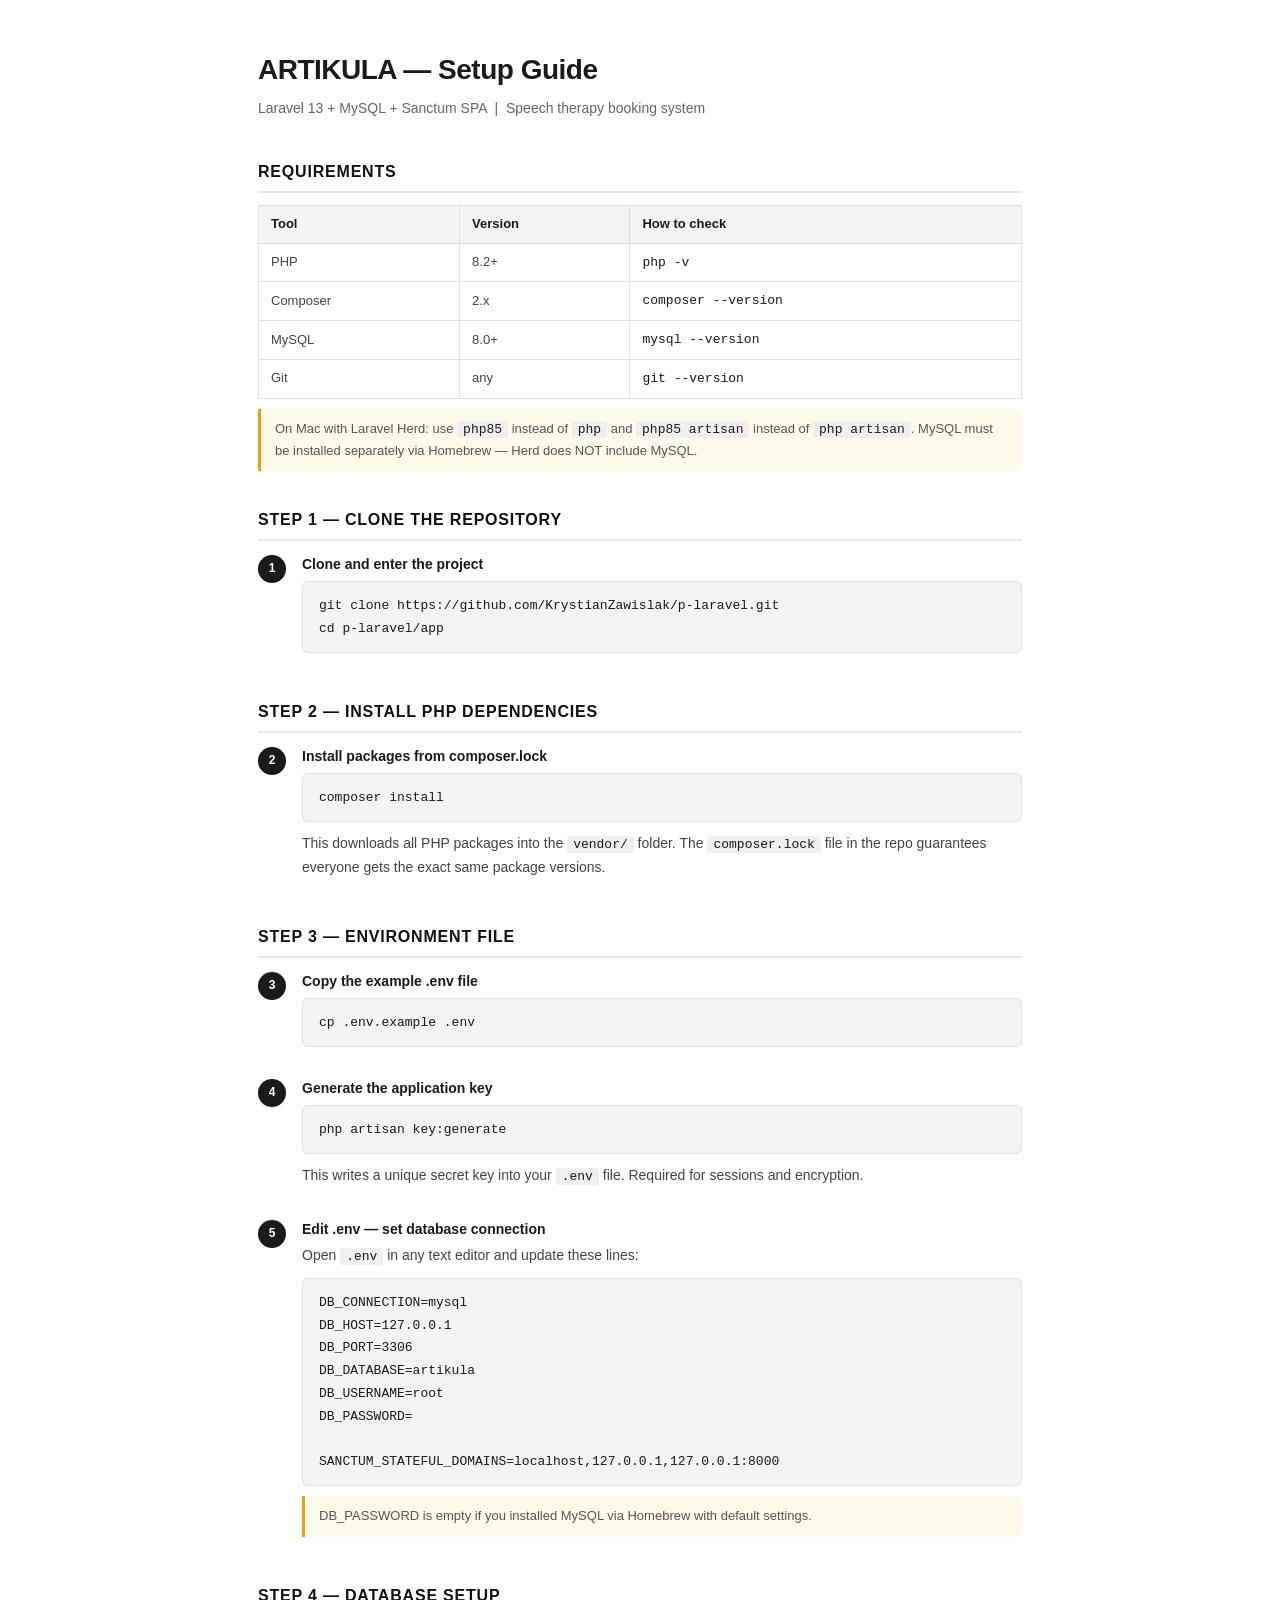
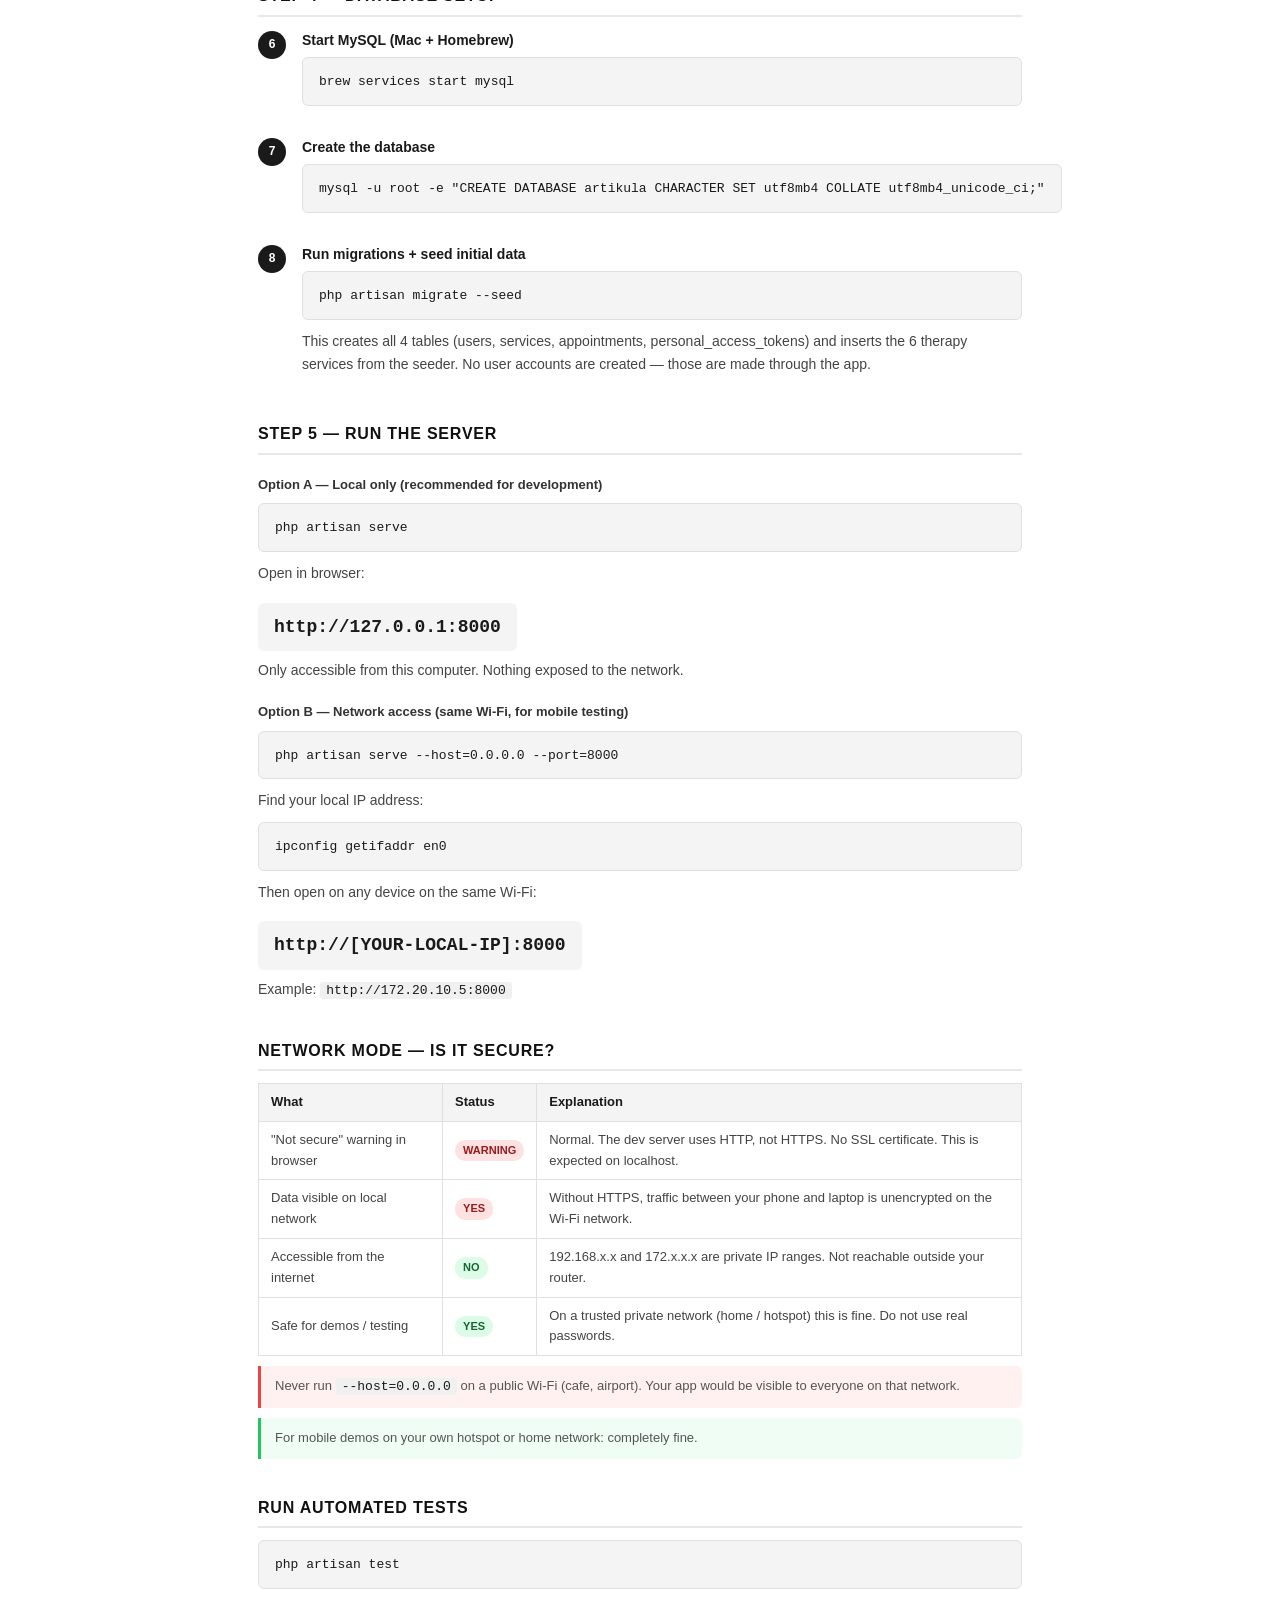
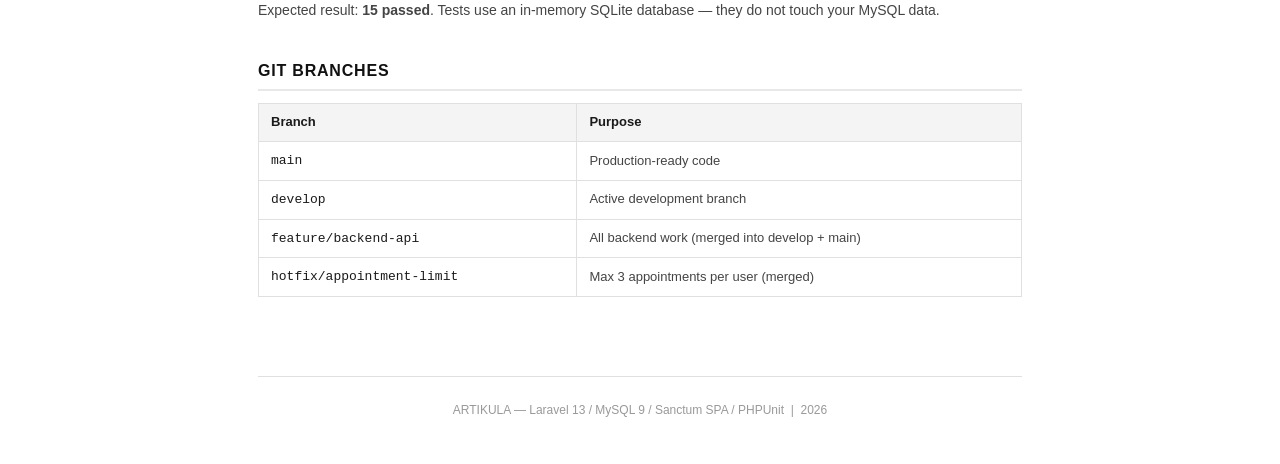
<file: kompendium/setup.html>
<!DOCTYPE html>
<html lang="en">
<head>
<meta charset="UTF-8" />
<meta name="viewport" content="width=device-width, initial-scale=1.0" />
<title>ARTIKULA — Project Setup Guide</title>
<style>
  * { margin: 0; padding: 0; box-sizing: border-box; }
  body { font-family: 'Helvetica Neue', Arial, sans-serif; font-size: 14px; color: #1a1a1a; line-height: 1.6; background: #fff; padding: 48px; max-width: 860px; margin: 0 auto; }
  h1 { font-size: 28px; font-weight: 700; margin-bottom: 4px; letter-spacing: -0.5px; }
  .subtitle { font-size: 14px; color: #666; margin-bottom: 40px; }
  h2 { font-size: 16px; font-weight: 700; margin: 36px 0 12px; padding-bottom: 6px; border-bottom: 2px solid #e8e8e8; text-transform: uppercase; letter-spacing: 0.05em; color: #111; }
  h3 { font-size: 13px; font-weight: 700; margin: 20px 0 8px; color: #333; }
  p { margin-bottom: 10px; color: #444; }
  .step { display: flex; gap: 16px; margin-bottom: 20px; }
  .step-num { flex-shrink: 0; width: 28px; height: 28px; background: #1a1a1a; color: #fff; border-radius: 50%; display: flex; align-items: center; justify-content: center; font-size: 12px; font-weight: 700; margin-top: 2px; }
  .step-body { flex: 1; }
  .step-body strong { display: block; margin-bottom: 4px; font-size: 14px; }
  pre { background: #f4f4f4; border: 1px solid #e0e0e0; border-radius: 6px; padding: 12px 16px; margin: 6px 0 10px; overflow-x: auto; }
  code { font-family: 'SF Mono', 'Fira Code', Consolas, monospace; font-size: 13px; color: #1a1a1a; }
  pre code { color: #1a1a1a; }
  .inline { background: #f0f0f0; padding: 1px 6px; border-radius: 3px; font-family: monospace; font-size: 13px; }
  .note { background: #fffbeb; border-left: 3px solid #f59e0b; padding: 10px 14px; margin: 10px 0; border-radius: 0 6px 6px 0; font-size: 13px; color: #555; }
  .warn { background: #fff1f0; border-left: 3px solid #ef4444; padding: 10px 14px; margin: 10px 0; border-radius: 0 6px 6px 0; font-size: 13px; color: #555; }
  .ok { background: #f0fdf4; border-left: 3px solid #22c55e; padding: 10px 14px; margin: 10px 0; border-radius: 0 6px 6px 0; font-size: 13px; color: #555; }
  .url { font-size: 18px; font-weight: 700; background: #f4f4f4; padding: 10px 16px; border-radius: 6px; display: inline-block; margin: 8px 0; font-family: monospace; }
  table { width: 100%; border-collapse: collapse; margin: 10px 0; font-size: 13px; }
  th { background: #f4f4f4; padding: 8px 12px; text-align: left; font-weight: 700; border: 1px solid #e0e0e0; }
  td { padding: 8px 12px; border: 1px solid #e0e0e0; color: #444; }
  .badge { display: inline-block; padding: 2px 8px; border-radius: 10px; font-size: 11px; font-weight: 700; }
  .badge-green { background: #dcfce7; color: #166534; }
  .badge-red { background: #fee2e2; color: #991b1b; }
  @media print {
    body { padding: 20px; font-size: 12px; }
    h2 { break-before: auto; }
    pre { break-inside: avoid; }
    .step { break-inside: avoid; }
  }
</style>
</head>
<body>

<h1>ARTIKULA — Setup Guide</h1>
<p class="subtitle">Laravel 13 + MySQL + Sanctum SPA &nbsp;|&nbsp; Speech therapy booking system</p>

<!-- ================================================== -->
<h2>Requirements</h2>

<table>
  <tr><th>Tool</th><th>Version</th><th>How to check</th></tr>
  <tr><td>PHP</td><td>8.2+</td><td><code>php -v</code></td></tr>
  <tr><td>Composer</td><td>2.x</td><td><code>composer --version</code></td></tr>
  <tr><td>MySQL</td><td>8.0+</td><td><code>mysql --version</code></td></tr>
  <tr><td>Git</td><td>any</td><td><code>git --version</code></td></tr>
</table>

<div class="note">On Mac with Laravel Herd: use <code class="inline">php85</code> instead of <code class="inline">php</code> and <code class="inline">php85 artisan</code> instead of <code class="inline">php artisan</code>. MySQL must be installed separately via Homebrew — Herd does NOT include MySQL.</div>

<!-- ================================================== -->
<h2>Step 1 — Clone the repository</h2>

<div class="step">
  <div class="step-num">1</div>
  <div class="step-body">
    <strong>Clone and enter the project</strong>
    <pre><code>git clone https://github.com/KrystianZawislak/p-laravel.git
cd p-laravel/app</code></pre>
  </div>
</div>

<!-- ================================================== -->
<h2>Step 2 — Install PHP dependencies</h2>

<div class="step">
  <div class="step-num">2</div>
  <div class="step-body">
    <strong>Install packages from composer.lock</strong>
    <pre><code>composer install</code></pre>
    <p>This downloads all PHP packages into the <code class="inline">vendor/</code> folder. The <code class="inline">composer.lock</code> file in the repo guarantees everyone gets the exact same package versions.</p>
  </div>
</div>

<!-- ================================================== -->
<h2>Step 3 — Environment file</h2>

<div class="step">
  <div class="step-num">3</div>
  <div class="step-body">
    <strong>Copy the example .env file</strong>
    <pre><code>cp .env.example .env</code></pre>
  </div>
</div>

<div class="step">
  <div class="step-num">4</div>
  <div class="step-body">
    <strong>Generate the application key</strong>
    <pre><code>php artisan key:generate</code></pre>
    <p>This writes a unique secret key into your <code class="inline">.env</code> file. Required for sessions and encryption.</p>
  </div>
</div>

<div class="step">
  <div class="step-num">5</div>
  <div class="step-body">
    <strong>Edit .env — set database connection</strong>
    <p>Open <code class="inline">.env</code> in any text editor and update these lines:</p>
    <pre><code>DB_CONNECTION=mysql
DB_HOST=127.0.0.1
DB_PORT=3306
DB_DATABASE=artikula
DB_USERNAME=root
DB_PASSWORD=

SANCTUM_STATEFUL_DOMAINS=localhost,127.0.0.1,127.0.0.1:8000</code></pre>
    <div class="note">DB_PASSWORD is empty if you installed MySQL via Homebrew with default settings.</div>
  </div>
</div>

<!-- ================================================== -->
<h2>Step 4 — Database setup</h2>

<div class="step">
  <div class="step-num">6</div>
  <div class="step-body">
    <strong>Start MySQL (Mac + Homebrew)</strong>
    <pre><code>brew services start mysql</code></pre>
  </div>
</div>

<div class="step">
  <div class="step-num">7</div>
  <div class="step-body">
    <strong>Create the database</strong>
    <pre><code>mysql -u root -e "CREATE DATABASE artikula CHARACTER SET utf8mb4 COLLATE utf8mb4_unicode_ci;"</code></pre>
  </div>
</div>

<div class="step">
  <div class="step-num">8</div>
  <div class="step-body">
    <strong>Run migrations + seed initial data</strong>
    <pre><code>php artisan migrate --seed</code></pre>
    <p>This creates all 4 tables (users, services, appointments, personal_access_tokens) and inserts the 6 therapy services from the seeder. No user accounts are created — those are made through the app.</p>
  </div>
</div>

<!-- ================================================== -->
<h2>Step 5 — Run the server</h2>

<h3>Option A — Local only (recommended for development)</h3>
<pre><code>php artisan serve</code></pre>
<p>Open in browser:</p>
<div class="url">http://127.0.0.1:8000</div>
<p>Only accessible from this computer. Nothing exposed to the network.</p>

<h3>Option B — Network access (same Wi-Fi, for mobile testing)</h3>
<pre><code>php artisan serve --host=0.0.0.0 --port=8000</code></pre>
<p>Find your local IP address:</p>
<pre><code>ipconfig getifaddr en0</code></pre>
<p>Then open on any device on the same Wi-Fi:</p>
<div class="url">http://[YOUR-LOCAL-IP]:8000</div>
<p>Example: <code class="inline">http://172.20.10.5:8000</code></p>

<!-- ================================================== -->
<h2>Network mode — Is it secure?</h2>

<table>
  <tr><th>What</th><th>Status</th><th>Explanation</th></tr>
  <tr>
    <td>"Not secure" warning in browser</td>
    <td><span class="badge badge-red">WARNING</span></td>
    <td>Normal. The dev server uses HTTP, not HTTPS. No SSL certificate. This is expected on localhost.</td>
  </tr>
  <tr>
    <td>Data visible on local network</td>
    <td><span class="badge badge-red">YES</span></td>
    <td>Without HTTPS, traffic between your phone and laptop is unencrypted on the Wi-Fi network.</td>
  </tr>
  <tr>
    <td>Accessible from the internet</td>
    <td><span class="badge badge-green">NO</span></td>
    <td>192.168.x.x and 172.x.x.x are private IP ranges. Not reachable outside your router.</td>
  </tr>
  <tr>
    <td>Safe for demos / testing</td>
    <td><span class="badge badge-green">YES</span></td>
    <td>On a trusted private network (home / hotspot) this is fine. Do not use real passwords.</td>
  </tr>
</table>

<div class="warn">Never run <code class="inline">--host=0.0.0.0</code> on a public Wi-Fi (cafe, airport). Your app would be visible to everyone on that network.</div>
<div class="ok">For mobile demos on your own hotspot or home network: completely fine.</div>

<!-- ================================================== -->
<h2>Run automated tests</h2>

<pre><code>php artisan test</code></pre>
<p>Expected result: <strong>15 passed</strong>. Tests use an in-memory SQLite database — they do not touch your MySQL data.</p>

<!-- ================================================== -->
<h2>Git branches</h2>

<table>
  <tr><th>Branch</th><th>Purpose</th></tr>
  <tr><td><code>main</code></td><td>Production-ready code</td></tr>
  <tr><td><code>develop</code></td><td>Active development branch</td></tr>
  <tr><td><code>feature/backend-api</code></td><td>All backend work (merged into develop + main)</td></tr>
  <tr><td><code>hotfix/appointment-limit</code></td><td>Max 3 appointments per user (merged)</td></tr>
</table>

<br><br>
<hr style="border:none;border-top:1px solid #e0e0e0;margin:24px 0">
<p style="font-size:12px;color:#999;text-align:center">ARTIKULA — Laravel 13 / MySQL 9 / Sanctum SPA / PHPUnit &nbsp;|&nbsp; 2026</p>

</body>
</html>
</file>
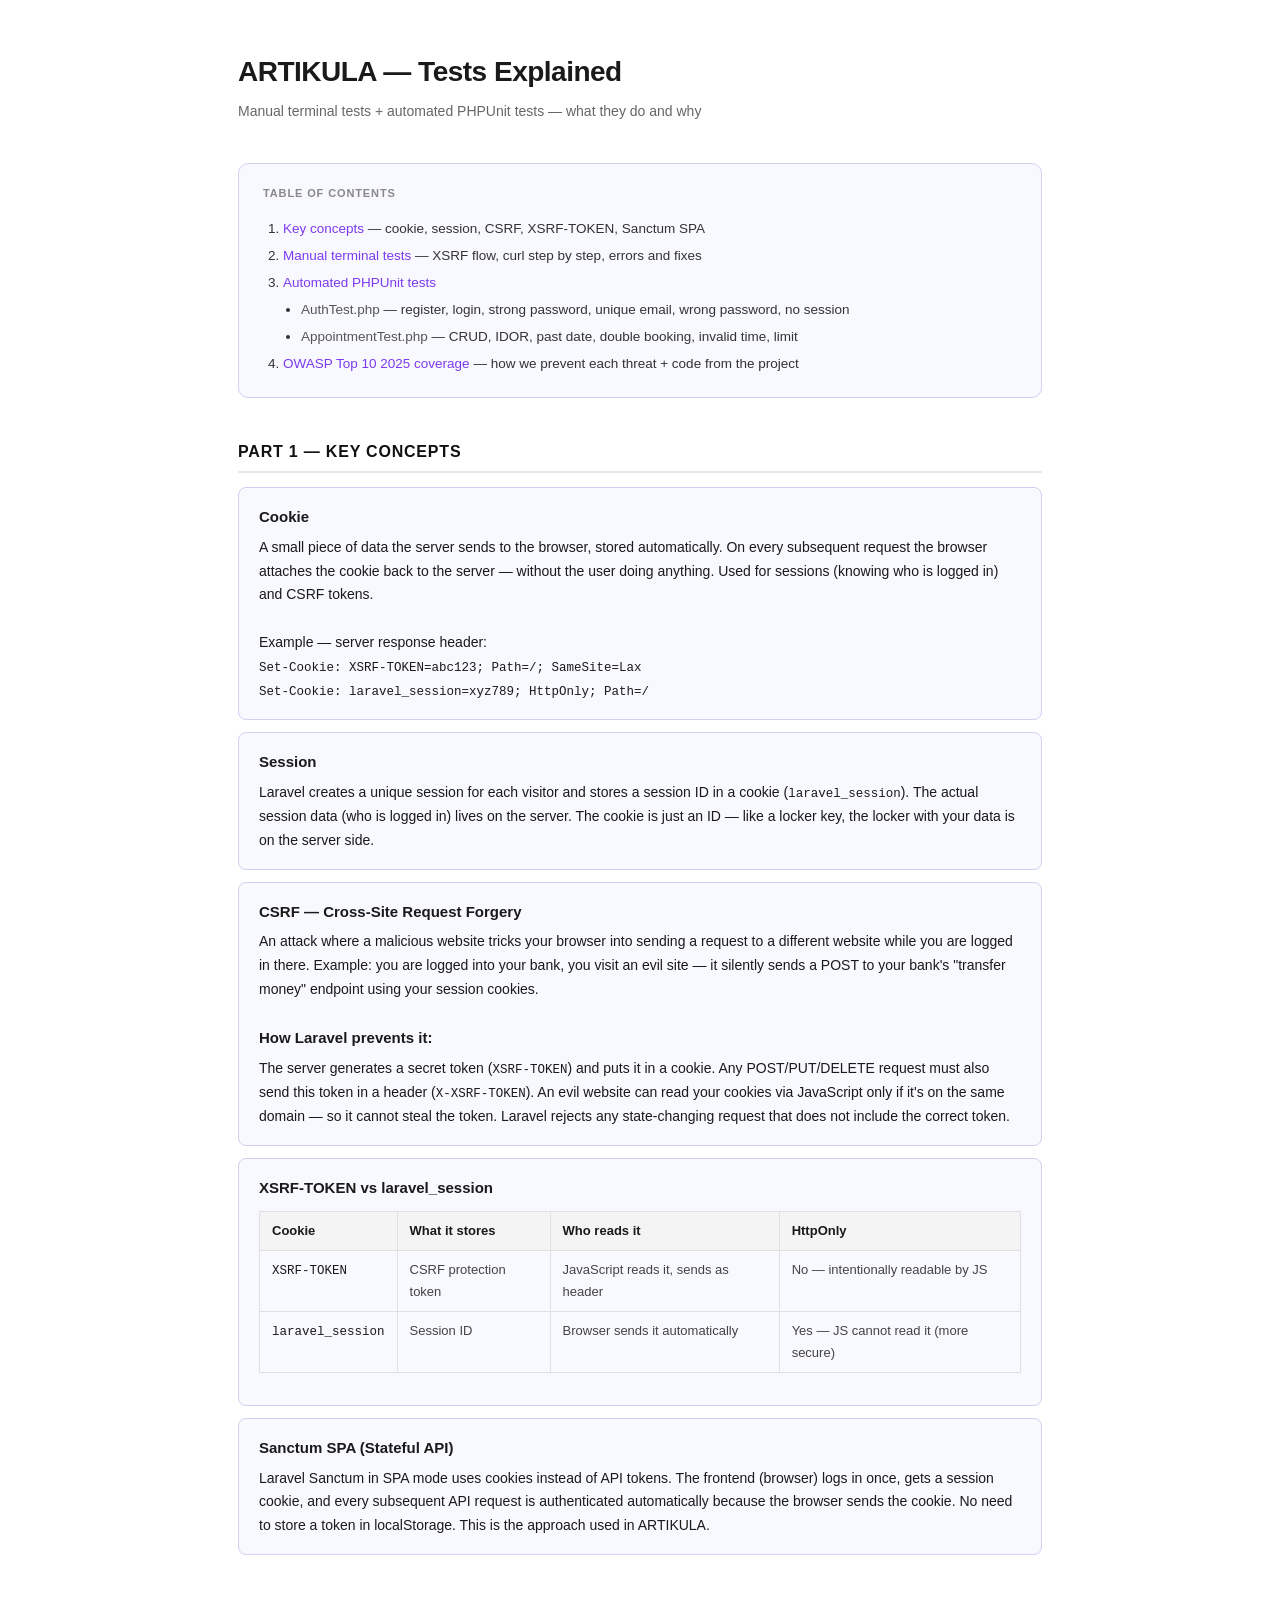
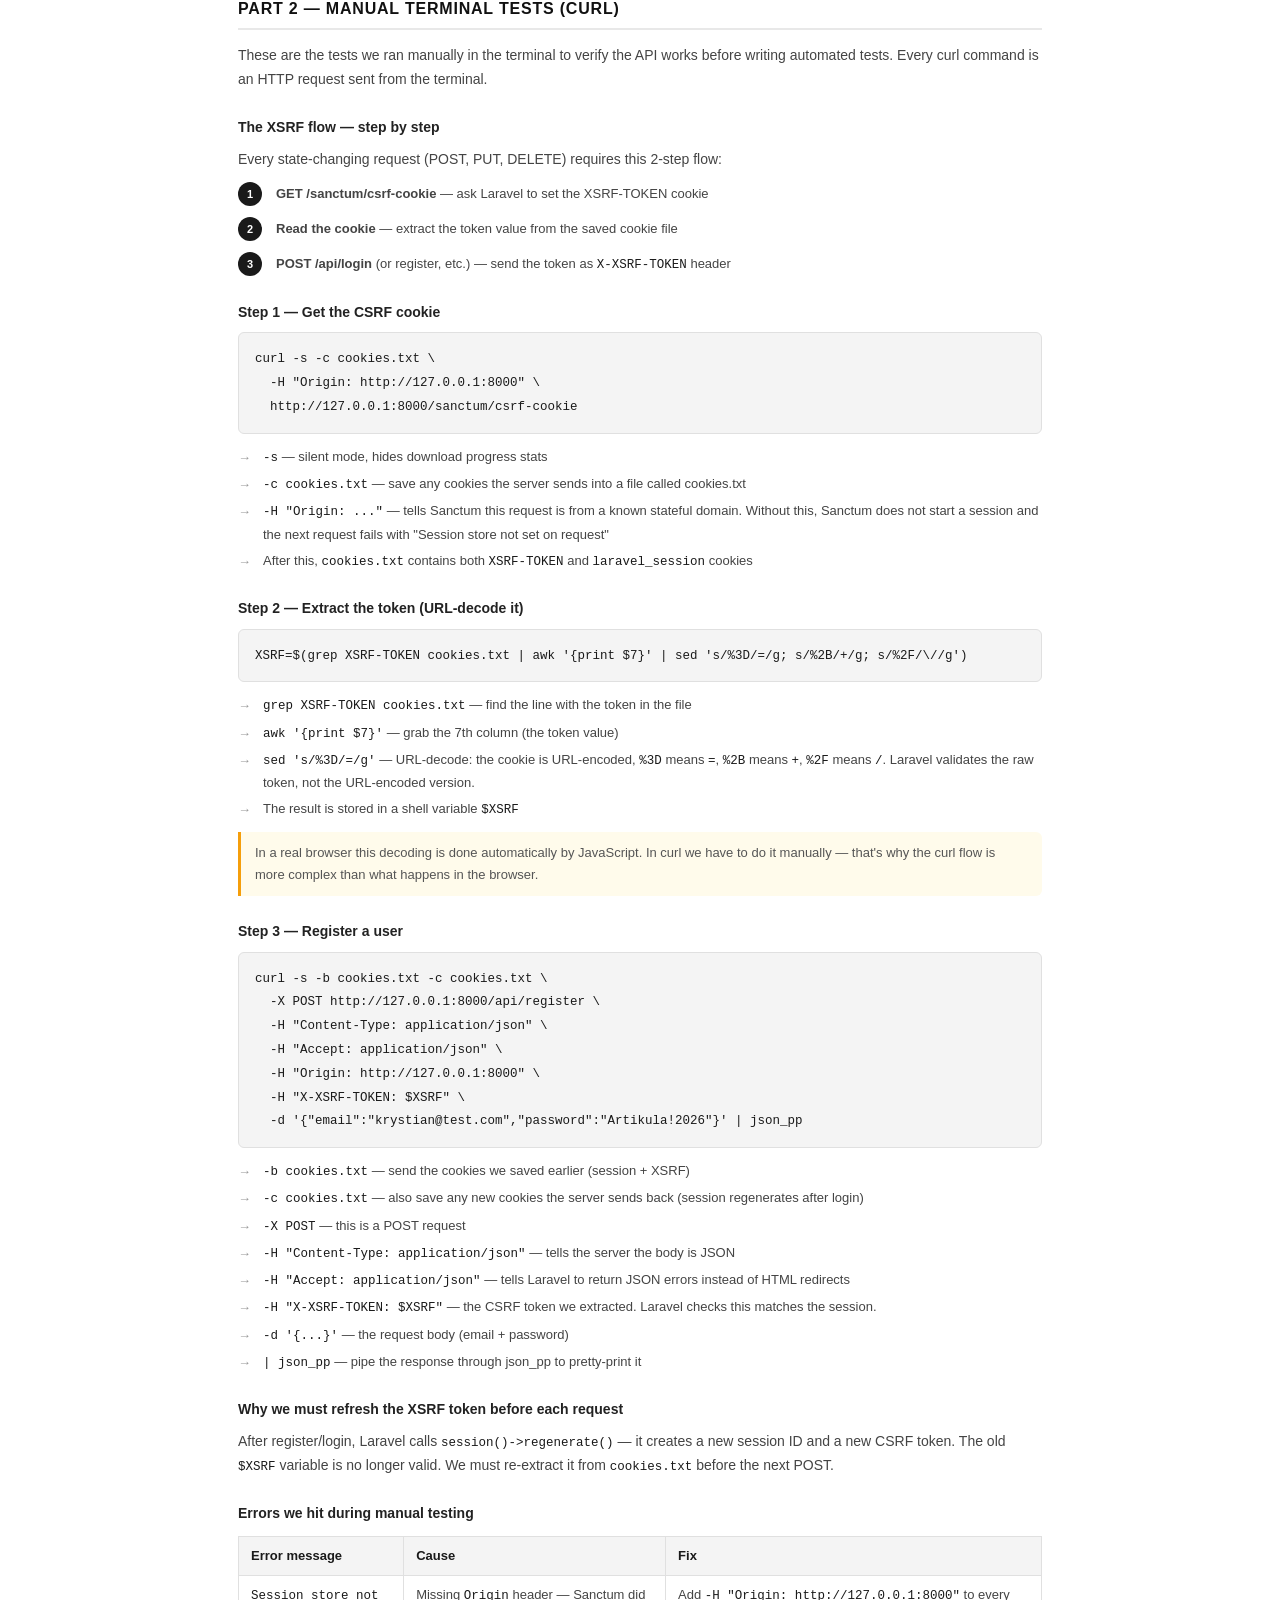
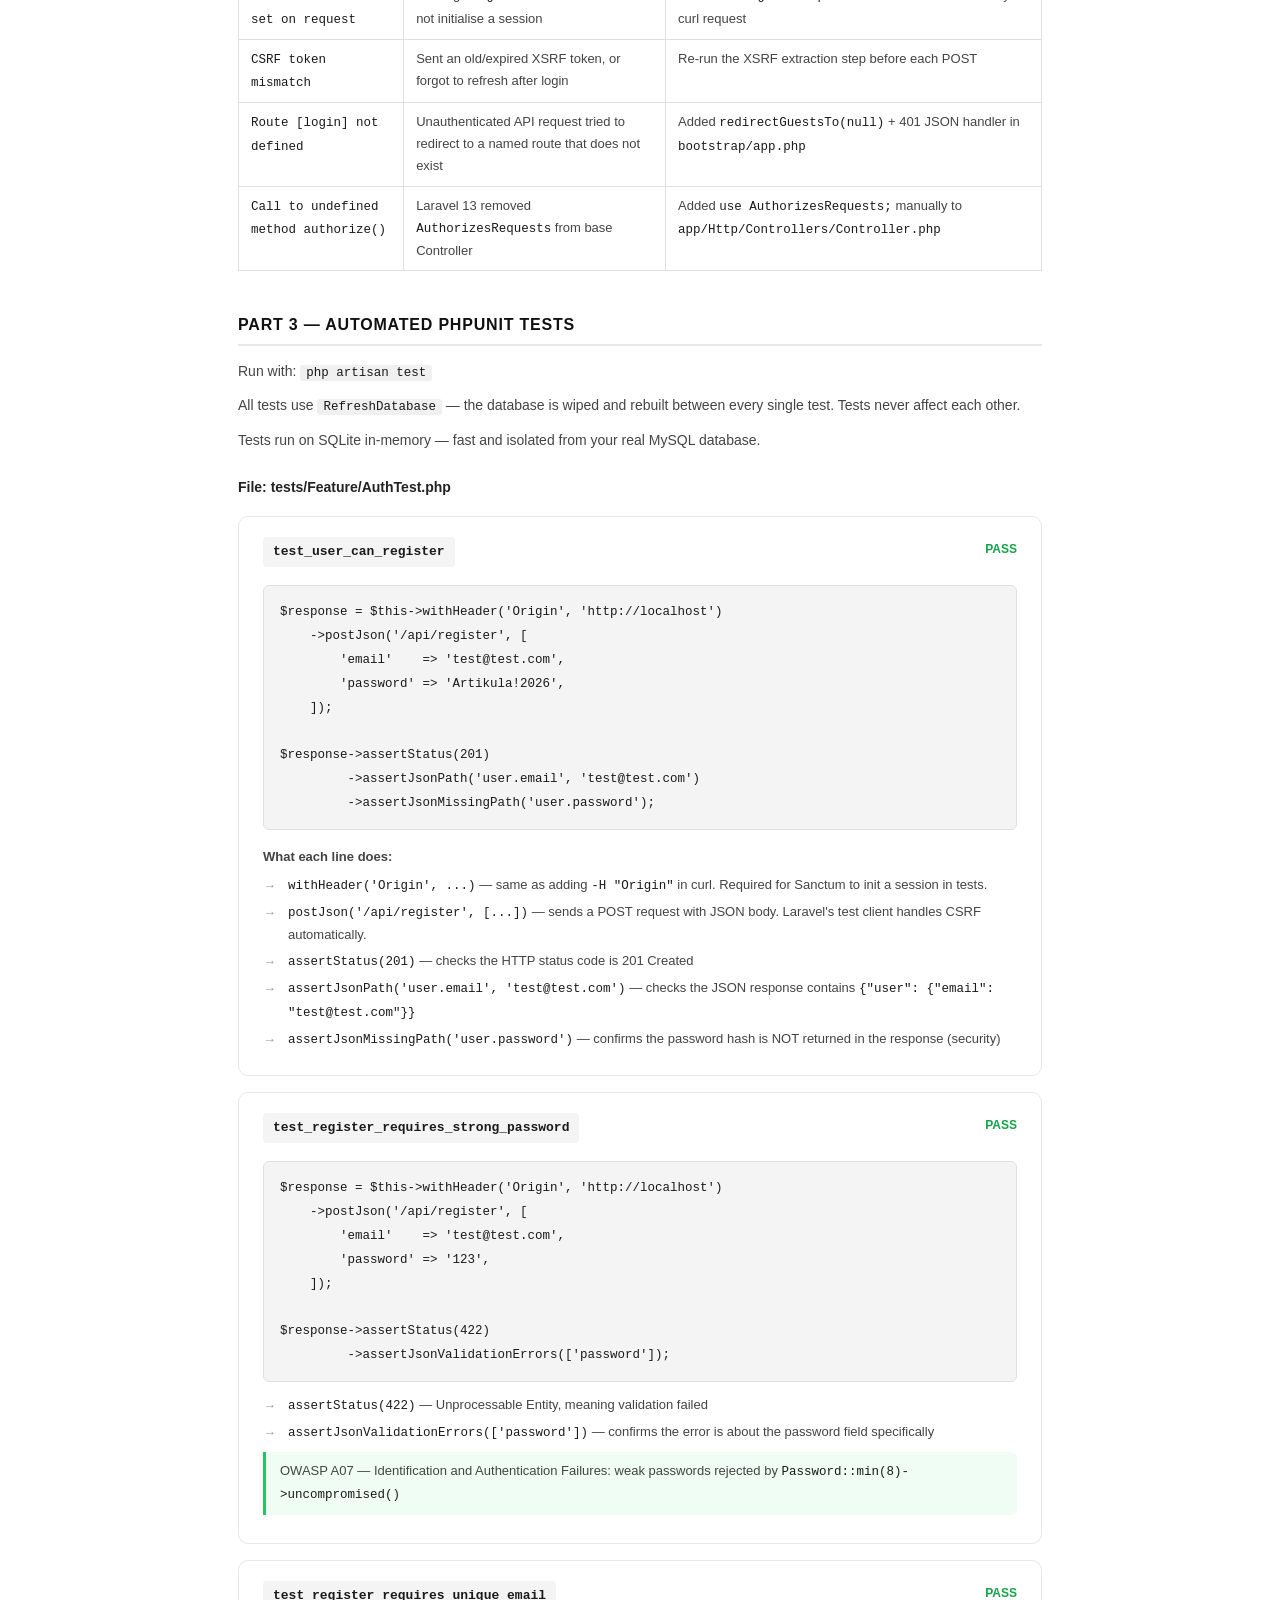
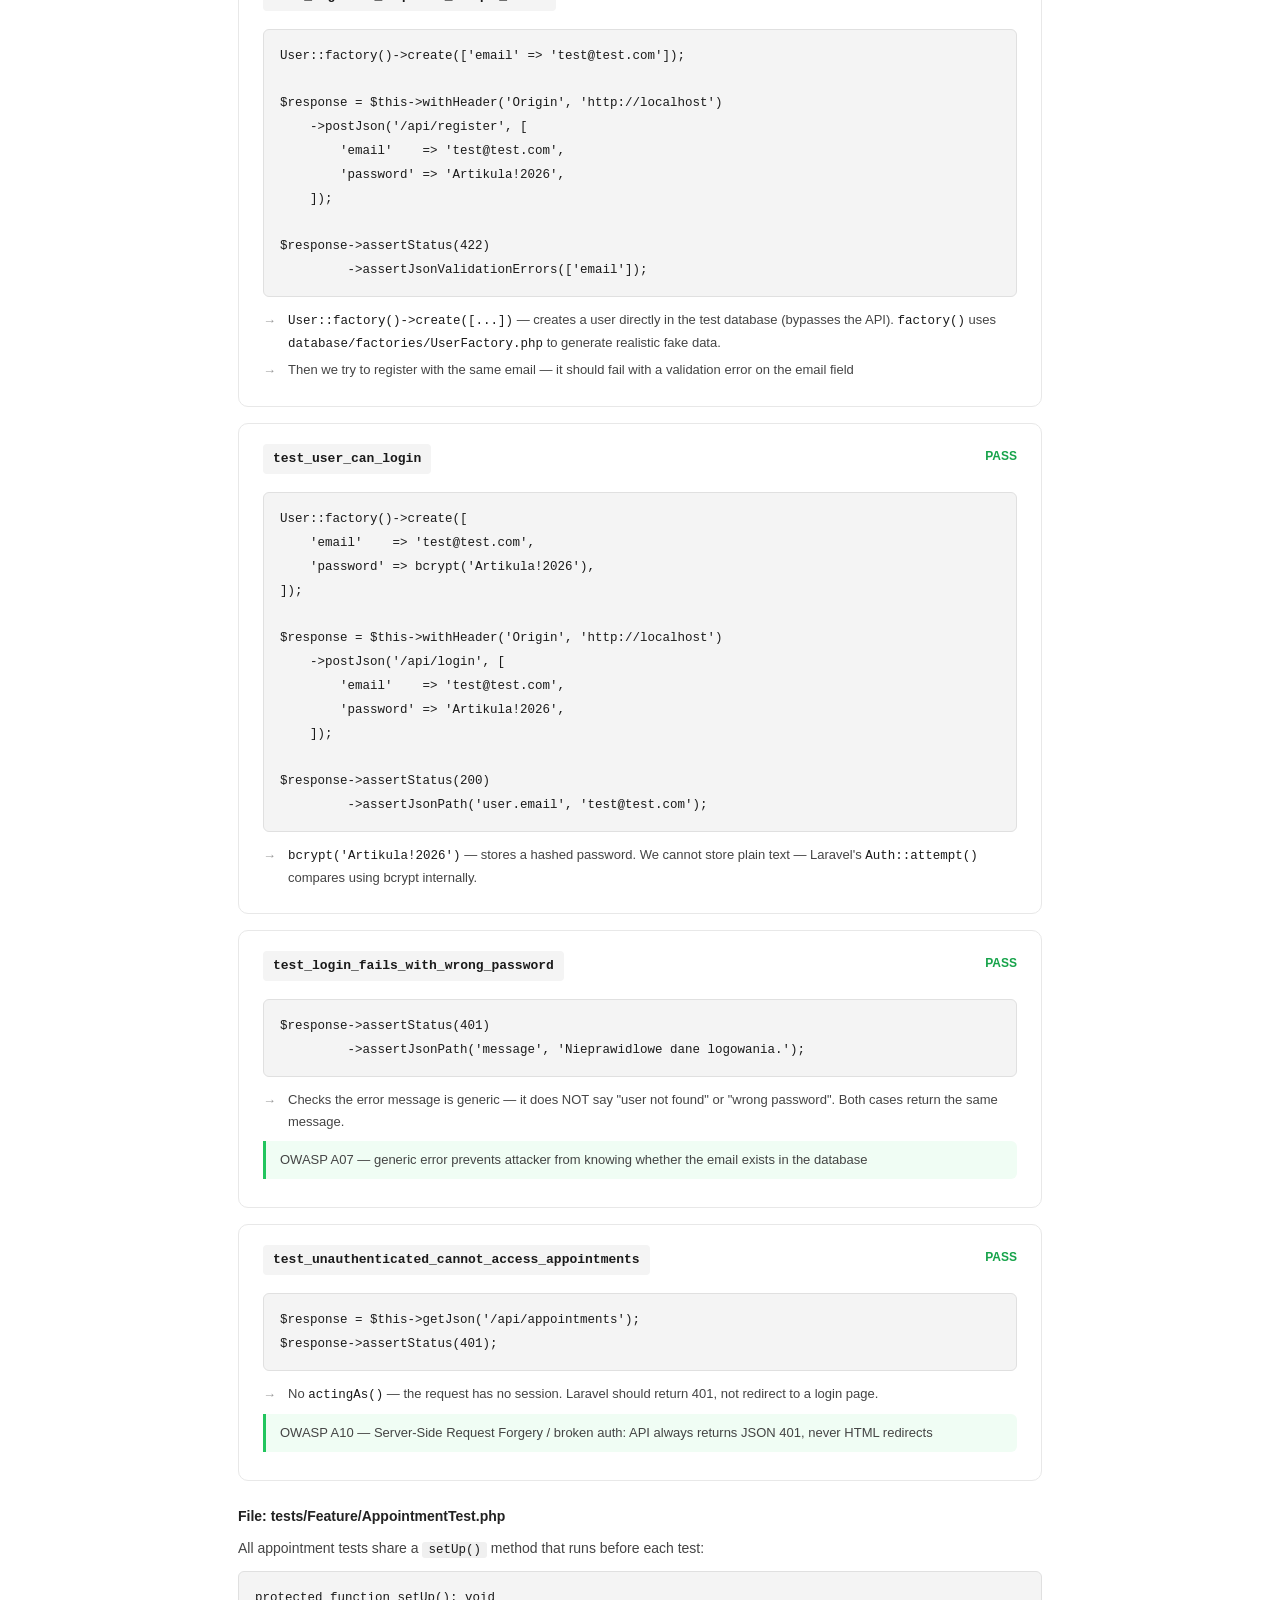
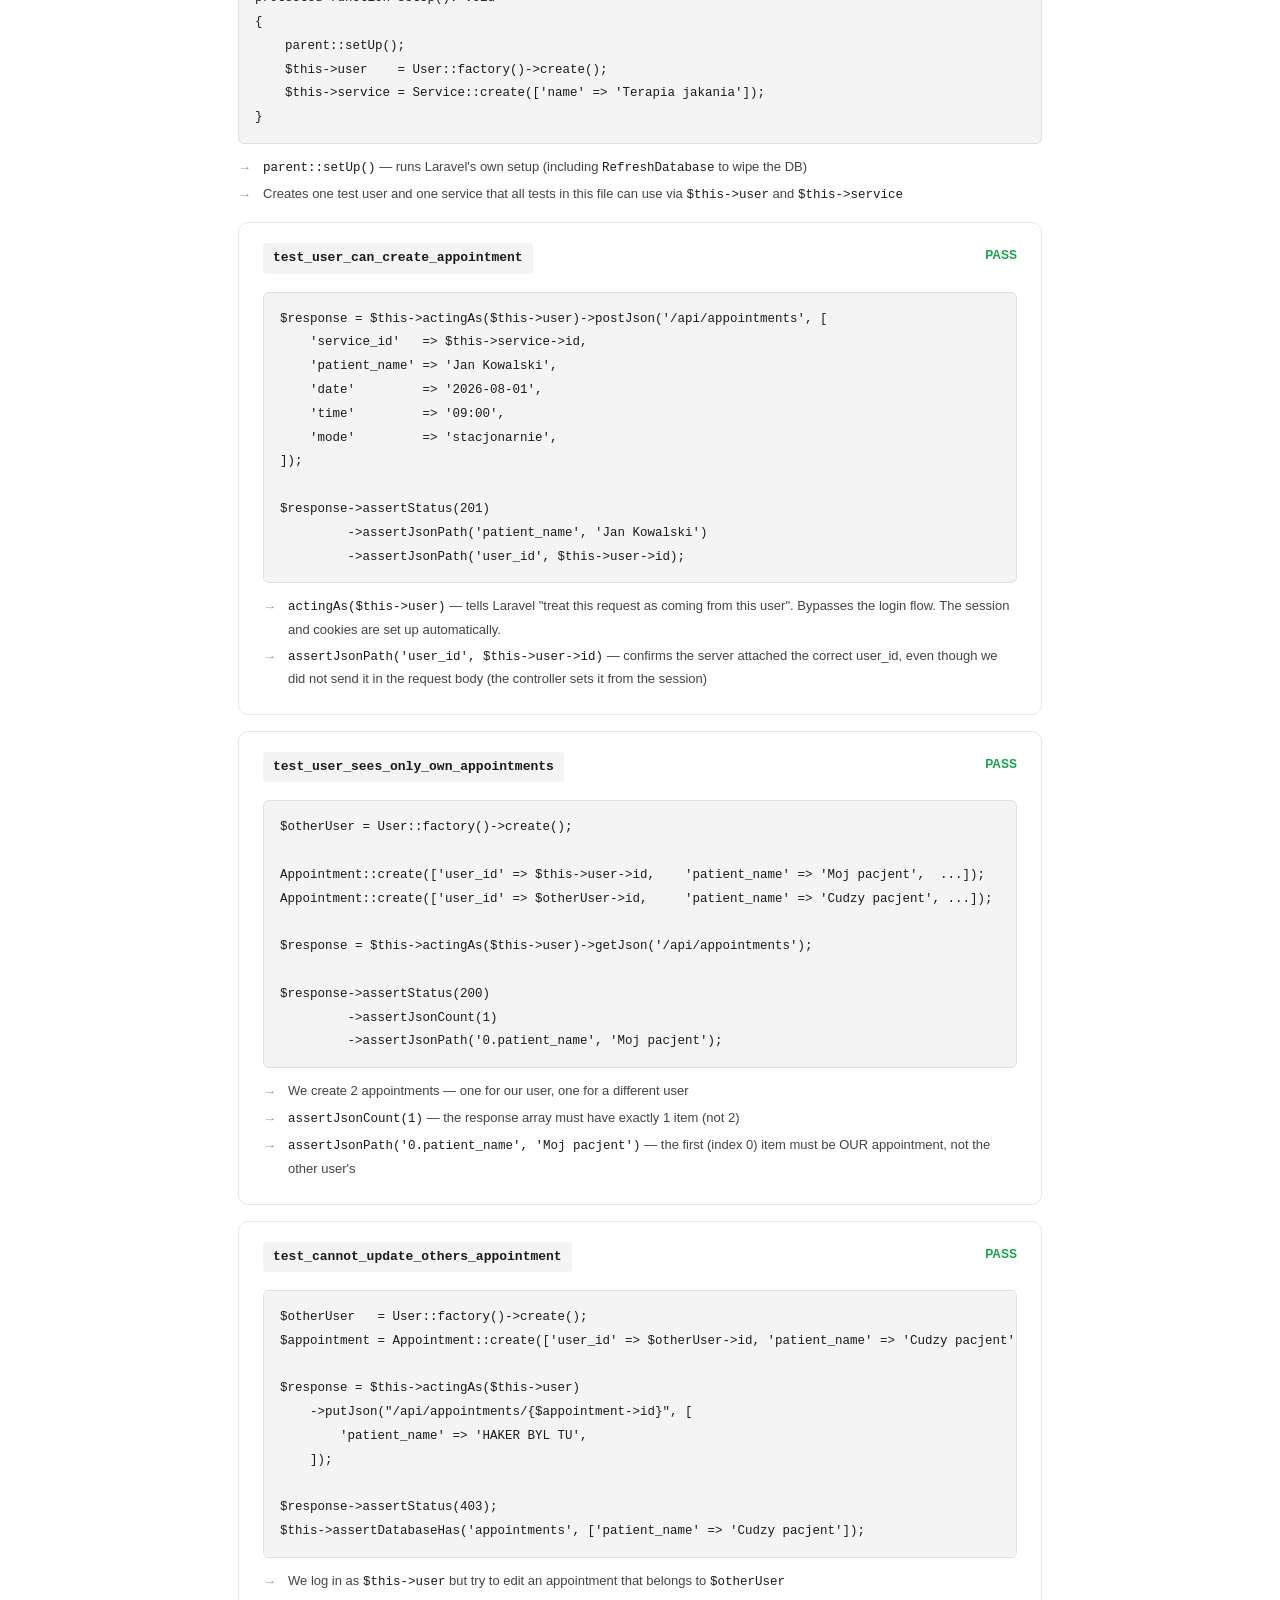
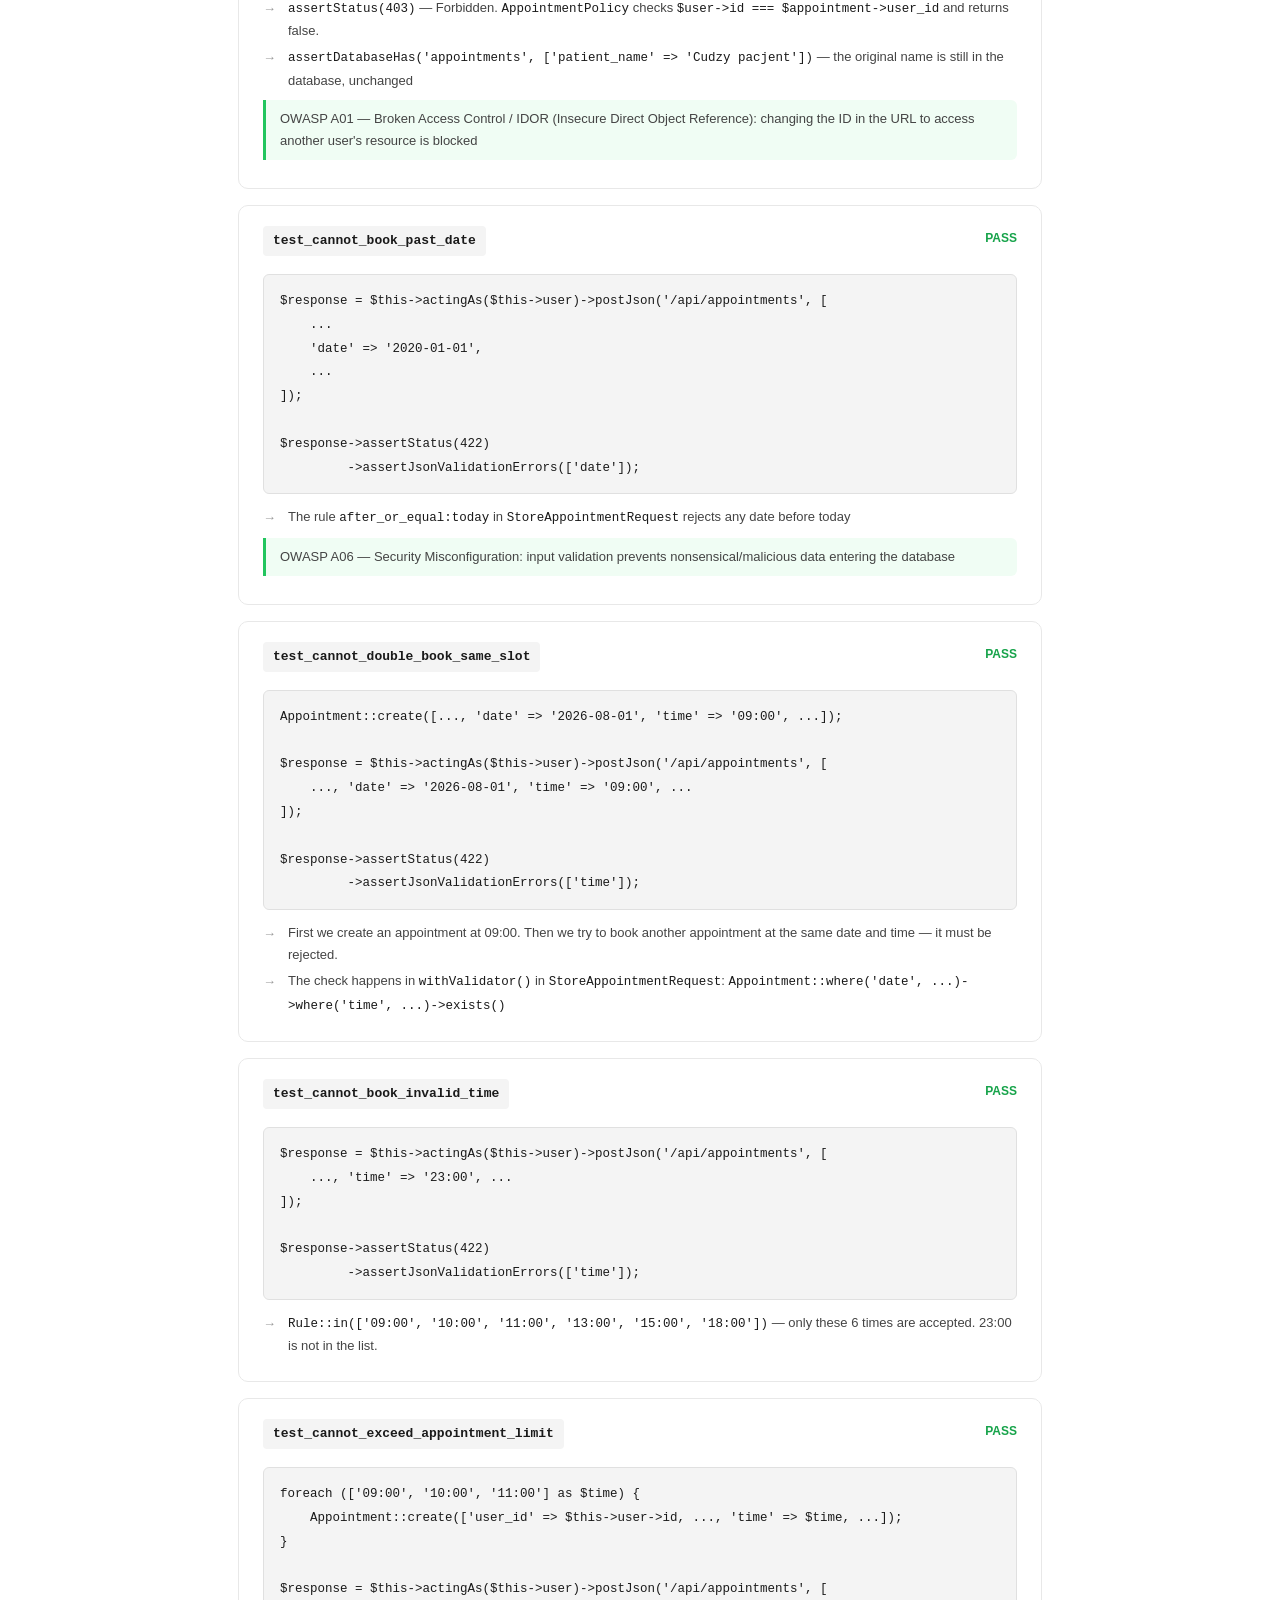
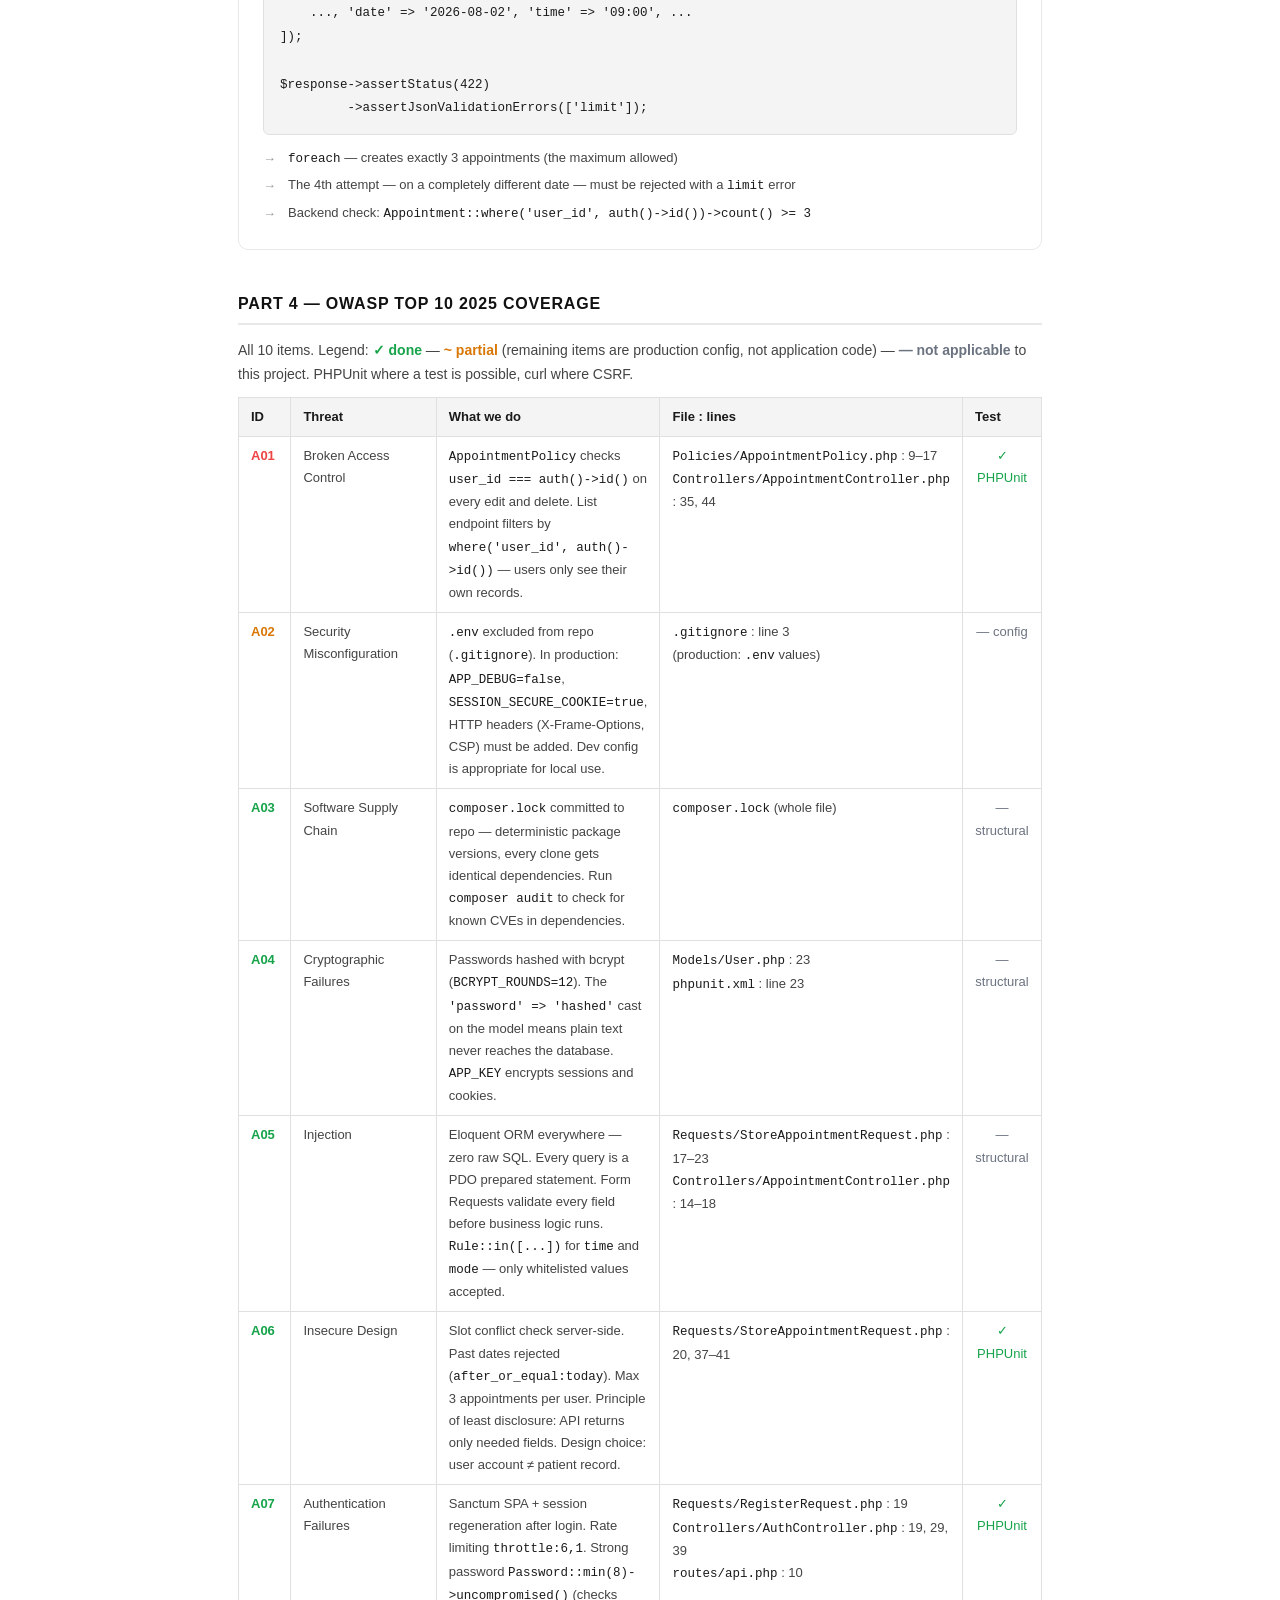
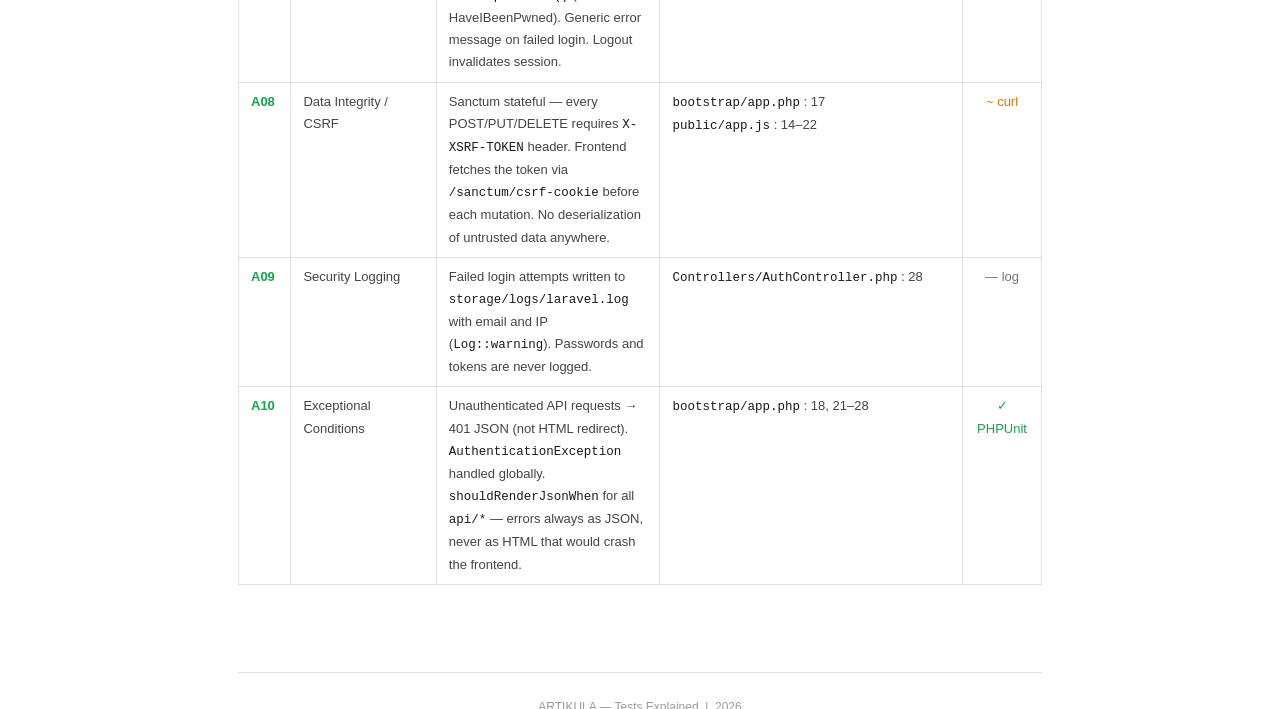
<file: kompendium/tests-explained.html>
<!DOCTYPE html>
<html lang="en">
<head>
<meta charset="UTF-8" />
<meta name="viewport" content="width=device-width, initial-scale=1.0" />
<title>ARTIKULA — Tests Explained</title>
<style>
  * { margin: 0; padding: 0; box-sizing: border-box; }
  body { font-family: 'Helvetica Neue', Arial, sans-serif; font-size: 14px; color: #1a1a1a; line-height: 1.7; background: #fff; padding: 48px; max-width: 900px; margin: 0 auto; }
  h1 { font-size: 28px; font-weight: 700; margin-bottom: 4px; letter-spacing: -0.5px; }
  .subtitle { font-size: 14px; color: #666; margin-bottom: 40px; }
  h2 { font-size: 16px; font-weight: 700; margin: 40px 0 14px; padding-bottom: 6px; border-bottom: 2px solid #e8e8e8; text-transform: uppercase; letter-spacing: 0.05em; color: #111; }
  h3 { font-size: 14px; font-weight: 700; margin: 24px 0 8px; color: #222; }
  h4 { font-size: 13px; font-weight: 700; margin: 16px 0 6px; color: #444; }
  p { margin-bottom: 10px; color: #444; }
  pre { background: #f4f4f4; border: 1px solid #e0e0e0; border-radius: 6px; padding: 14px 16px; margin: 8px 0 12px; overflow-x: auto; }
  code { font-family: 'SF Mono', 'Fira Code', Consolas, monospace; font-size: 12.5px; color: #1a1a1a; }
  pre code { color: #1a1a1a; }
  .inline { background: #f0f0f0; padding: 1px 6px; border-radius: 3px; font-family: monospace; font-size: 12.5px; }
  .def { background: #f8f8ff; border: 1px solid #d0d0f0; border-radius: 8px; padding: 16px 20px; margin: 12px 0; }
  .def strong { display: block; font-size: 15px; margin-bottom: 6px; color: #1a1a1a; }
  .note { background: #fffbeb; border-left: 3px solid #f59e0b; padding: 10px 14px; margin: 10px 0; border-radius: 0 6px 6px 0; font-size: 13px; color: #555; }
  .owasp { background: #f0fdf4; border-left: 3px solid #22c55e; padding: 8px 14px; margin: 8px 0; border-radius: 0 6px 6px 0; font-size: 13px; color: #444; }
  .test-block { border: 1px solid #e8e8e8; border-radius: 10px; padding: 20px 24px; margin: 16px 0; }
  .test-name { font-family: monospace; font-size: 13px; font-weight: 700; color: #1a1a1a; background: #f4f4f4; padding: 4px 10px; border-radius: 4px; display: inline-block; margin-bottom: 10px; }
  .test-pass { color: #16a34a; font-weight: 700; font-size: 12px; float: right; margin-top: 2px; }
  .explain-line { display: flex; gap: 12px; margin: 4px 0; font-size: 13px; }
  .explain-line .arrow { color: #999; flex-shrink: 0; padding-top: 1px; }
  .explain-line .text { color: #444; }
  .flow-step { display: flex; gap: 14px; align-items: flex-start; margin: 10px 0; }
  .flow-num { flex-shrink: 0; width: 24px; height: 24px; background: #1a1a1a; color: #fff; border-radius: 50%; display: flex; align-items: center; justify-content: center; font-size: 11px; font-weight: 700; margin-top: 1px; }
  .flow-body { flex: 1; font-size: 13px; color: #444; padding-top: 2px; }
  table { width: 100%; border-collapse: collapse; margin: 10px 0 16px; font-size: 13px; }
  th { background: #f4f4f4; padding: 8px 12px; text-align: left; font-weight: 700; border: 1px solid #e0e0e0; }
  td { padding: 8px 12px; border: 1px solid #e0e0e0; color: #444; vertical-align: top; }
  @media print {
    body { padding: 20px; font-size: 12px; }
    .test-block { break-inside: avoid; }
    h2 { break-before: auto; }
  }
</style>
</head>
<body>

<h1>ARTIKULA — Tests Explained</h1>
<p class="subtitle">Manual terminal tests + automated PHPUnit tests — what they do and why</p>

<nav style="background:#f8f8ff;border:1px solid #d0d0f0;border-radius:10px;padding:20px 24px;margin-bottom:36px">
  <div style="font-size:11px;font-weight:700;text-transform:uppercase;letter-spacing:.08em;color:#888;margin-bottom:12px">Table of contents</div>
  <ol style="padding-left:20px;color:#333;font-size:13.5px;line-height:2">
    <li><a href="#c1" style="color:#7c3aed;text-decoration:none;font-weight:500">Key concepts</a> — cookie, session, CSRF, XSRF-TOKEN, Sanctum SPA</li>
    <li><a href="#c2" style="color:#7c3aed;text-decoration:none;font-weight:500">Manual terminal tests</a> — XSRF flow, curl step by step, errors and fixes</li>
    <li><a href="#c3" style="color:#7c3aed;text-decoration:none;font-weight:500">Automated PHPUnit tests</a>
      <ul style="padding-left:18px;list-style:disc;line-height:2">
        <li><a href="#auth-tests" style="color:#555;text-decoration:none">AuthTest.php</a> — register, login, strong password, unique email, wrong password, no session</li>
        <li><a href="#apt-tests" style="color:#555;text-decoration:none">AppointmentTest.php</a> — CRUD, IDOR, past date, double booking, invalid time, limit</li>
      </ul>
    </li>
    <li><a href="#c4" style="color:#7c3aed;text-decoration:none;font-weight:500">OWASP Top 10 2025 coverage</a> — how we prevent each threat + code from the project</li>
  </ol>
</nav>

<!-- ============================================================ -->
<h2 id="c1">Part 1 — Key concepts</h2>

<div class="def">
  <strong>Cookie</strong>
  A small piece of data the server sends to the browser, stored automatically. On every subsequent request the browser attaches the cookie back to the server — without the user doing anything. Used for sessions (knowing who is logged in) and CSRF tokens.
  <br><br>
  Example — server response header:<br>
  <code>Set-Cookie: XSRF-TOKEN=abc123; Path=/; SameSite=Lax</code><br>
  <code>Set-Cookie: laravel_session=xyz789; HttpOnly; Path=/</code>
</div>

<div class="def">
  <strong>Session</strong>
  Laravel creates a unique session for each visitor and stores a session ID in a cookie (<code>laravel_session</code>). The actual session data (who is logged in) lives on the server. The cookie is just an ID — like a locker key, the locker with your data is on the server side.
</div>

<div class="def">
  <strong>CSRF — Cross-Site Request Forgery</strong>
  An attack where a malicious website tricks your browser into sending a request to a different website while you are logged in there. Example: you are logged into your bank, you visit an evil site — it silently sends a POST to your bank's "transfer money" endpoint using your session cookies.
  <br><br>
  <strong>How Laravel prevents it:</strong> The server generates a secret token (<code>XSRF-TOKEN</code>) and puts it in a cookie. Any POST/PUT/DELETE request must also send this token in a header (<code>X-XSRF-TOKEN</code>). An evil website can read your cookies via JavaScript only if it's on the same domain — so it cannot steal the token. Laravel rejects any state-changing request that does not include the correct token.
</div>

<div class="def">
  <strong>XSRF-TOKEN vs laravel_session</strong>
  <table style="margin-top:10px">
    <tr><th>Cookie</th><th>What it stores</th><th>Who reads it</th><th>HttpOnly</th></tr>
    <tr><td><code>XSRF-TOKEN</code></td><td>CSRF protection token</td><td>JavaScript reads it, sends as header</td><td>No — intentionally readable by JS</td></tr>
    <tr><td><code>laravel_session</code></td><td>Session ID</td><td>Browser sends it automatically</td><td>Yes — JS cannot read it (more secure)</td></tr>
  </table>
</div>

<div class="def">
  <strong>Sanctum SPA (Stateful API)</strong>
  Laravel Sanctum in SPA mode uses cookies instead of API tokens. The frontend (browser) logs in once, gets a session cookie, and every subsequent API request is authenticated automatically because the browser sends the cookie. No need to store a token in localStorage. This is the approach used in ARTIKULA.
</div>

<!-- ============================================================ -->
<h2 id="c2">Part 2 — Manual terminal tests (curl)</h2>

<p>These are the tests we ran manually in the terminal to verify the API works before writing automated tests. Every curl command is an HTTP request sent from the terminal.</p>

<h3>The XSRF flow — step by step</h3>

<p>Every state-changing request (POST, PUT, DELETE) requires this 2-step flow:</p>

<div class="flow-step">
  <div class="flow-num">1</div>
  <div class="flow-body"><strong>GET /sanctum/csrf-cookie</strong> — ask Laravel to set the XSRF-TOKEN cookie</div>
</div>
<div class="flow-step">
  <div class="flow-num">2</div>
  <div class="flow-body"><strong>Read the cookie</strong> — extract the token value from the saved cookie file</div>
</div>
<div class="flow-step">
  <div class="flow-num">3</div>
  <div class="flow-body"><strong>POST /api/login</strong> (or register, etc.) — send the token as <code>X-XSRF-TOKEN</code> header</div>
</div>

<h3>Step 1 — Get the CSRF cookie</h3>
<pre><code>curl -s -c cookies.txt \
  -H "Origin: http://127.0.0.1:8000" \
  http://127.0.0.1:8000/sanctum/csrf-cookie</code></pre>

<div class="explain-line"><span class="arrow">→</span><span class="text"><code>-s</code> — silent mode, hides download progress stats</span></div>
<div class="explain-line"><span class="arrow">→</span><span class="text"><code>-c cookies.txt</code> — save any cookies the server sends into a file called cookies.txt</span></div>
<div class="explain-line"><span class="arrow">→</span><span class="text"><code>-H "Origin: ..."</code> — tells Sanctum this request is from a known stateful domain. Without this, Sanctum does not start a session and the next request fails with "Session store not set on request"</span></div>
<div class="explain-line"><span class="arrow">→</span><span class="text">After this, <code>cookies.txt</code> contains both <code>XSRF-TOKEN</code> and <code>laravel_session</code> cookies</span></div>

<h3>Step 2 — Extract the token (URL-decode it)</h3>
<pre><code>XSRF=$(grep XSRF-TOKEN cookies.txt | awk '{print $7}' | sed 's/%3D/=/g; s/%2B/+/g; s/%2F/\//g')</code></pre>

<div class="explain-line"><span class="arrow">→</span><span class="text"><code>grep XSRF-TOKEN cookies.txt</code> — find the line with the token in the file</span></div>
<div class="explain-line"><span class="arrow">→</span><span class="text"><code>awk '{print $7}'</code> — grab the 7th column (the token value)</span></div>
<div class="explain-line"><span class="arrow">→</span><span class="text"><code>sed 's/%3D/=/g'</code> — URL-decode: the cookie is URL-encoded, <code>%3D</code> means <code>=</code>, <code>%2B</code> means <code>+</code>, <code>%2F</code> means <code>/</code>. Laravel validates the raw token, not the URL-encoded version.</span></div>
<div class="explain-line"><span class="arrow">→</span><span class="text">The result is stored in a shell variable <code>$XSRF</code></span></div>

<div class="note">In a real browser this decoding is done automatically by JavaScript. In curl we have to do it manually — that's why the curl flow is more complex than what happens in the browser.</div>

<h3>Step 3 — Register a user</h3>
<pre><code>curl -s -b cookies.txt -c cookies.txt \
  -X POST http://127.0.0.1:8000/api/register \
  -H "Content-Type: application/json" \
  -H "Accept: application/json" \
  -H "Origin: http://127.0.0.1:8000" \
  -H "X-XSRF-TOKEN: $XSRF" \
  -d '{"email":"krystian@test.com","password":"Artikula!2026"}' | json_pp</code></pre>

<div class="explain-line"><span class="arrow">→</span><span class="text"><code>-b cookies.txt</code> — send the cookies we saved earlier (session + XSRF)</span></div>
<div class="explain-line"><span class="arrow">→</span><span class="text"><code>-c cookies.txt</code> — also save any new cookies the server sends back (session regenerates after login)</span></div>
<div class="explain-line"><span class="arrow">→</span><span class="text"><code>-X POST</code> — this is a POST request</span></div>
<div class="explain-line"><span class="arrow">→</span><span class="text"><code>-H "Content-Type: application/json"</code> — tells the server the body is JSON</span></div>
<div class="explain-line"><span class="arrow">→</span><span class="text"><code>-H "Accept: application/json"</code> — tells Laravel to return JSON errors instead of HTML redirects</span></div>
<div class="explain-line"><span class="arrow">→</span><span class="text"><code>-H "X-XSRF-TOKEN: $XSRF"</code> — the CSRF token we extracted. Laravel checks this matches the session.</span></div>
<div class="explain-line"><span class="arrow">→</span><span class="text"><code>-d '{...}'</code> — the request body (email + password)</span></div>
<div class="explain-line"><span class="arrow">→</span><span class="text"><code>| json_pp</code> — pipe the response through json_pp to pretty-print it</span></div>

<h3>Why we must refresh the XSRF token before each request</h3>
<p>After register/login, Laravel calls <code>session()->regenerate()</code> — it creates a new session ID and a new CSRF token. The old <code>$XSRF</code> variable is no longer valid. We must re-extract it from <code>cookies.txt</code> before the next POST.</p>

<h3>Errors we hit during manual testing</h3>

<table>
  <tr><th>Error message</th><th>Cause</th><th>Fix</th></tr>
  <tr><td><code>Session store not set on request</code></td><td>Missing <code>Origin</code> header — Sanctum did not initialise a session</td><td>Add <code>-H "Origin: http://127.0.0.1:8000"</code> to every curl request</td></tr>
  <tr><td><code>CSRF token mismatch</code></td><td>Sent an old/expired XSRF token, or forgot to refresh after login</td><td>Re-run the XSRF extraction step before each POST</td></tr>
  <tr><td><code>Route [login] not defined</code></td><td>Unauthenticated API request tried to redirect to a named route that does not exist</td><td>Added <code>redirectGuestsTo(null)</code> + 401 JSON handler in <code>bootstrap/app.php</code></td></tr>
  <tr><td><code>Call to undefined method authorize()</code></td><td>Laravel 13 removed <code>AuthorizesRequests</code> from base Controller</td><td>Added <code>use AuthorizesRequests;</code> manually to <code>app/Http/Controllers/Controller.php</code></td></tr>
</table>

<!-- ============================================================ -->
<h2 id="c3">Part 3 — Automated PHPUnit tests</h2>

<p>Run with: <code class="inline">php artisan test</code></p>
<p>All tests use <code class="inline">RefreshDatabase</code> — the database is wiped and rebuilt between every single test. Tests never affect each other.</p>
<p>Tests run on SQLite in-memory — fast and isolated from your real MySQL database.</p>

<!-- ---- AUTH TESTS ---- -->
<h3 id="auth-tests">File: tests/Feature/AuthTest.php</h3>

<div class="test-block">
  <span class="test-name">test_user_can_register</span>
  <span class="test-pass">PASS</span>
  <pre><code>$response = $this->withHeader('Origin', 'http://localhost')
    ->postJson('/api/register', [
        'email'    => 'test@test.com',
        'password' => 'Artikula!2026',
    ]);

$response->assertStatus(201)
         ->assertJsonPath('user.email', 'test@test.com')
         ->assertJsonMissingPath('user.password');</code></pre>
  <h4>What each line does:</h4>
  <div class="explain-line"><span class="arrow">→</span><span class="text"><code>withHeader('Origin', ...)</code> — same as adding <code>-H "Origin"</code> in curl. Required for Sanctum to init a session in tests.</span></div>
  <div class="explain-line"><span class="arrow">→</span><span class="text"><code>postJson('/api/register', [...])</code> — sends a POST request with JSON body. Laravel's test client handles CSRF automatically.</span></div>
  <div class="explain-line"><span class="arrow">→</span><span class="text"><code>assertStatus(201)</code> — checks the HTTP status code is 201 Created</span></div>
  <div class="explain-line"><span class="arrow">→</span><span class="text"><code>assertJsonPath('user.email', 'test@test.com')</code> — checks the JSON response contains <code>{"user": {"email": "test@test.com"}}</code></span></div>
  <div class="explain-line"><span class="arrow">→</span><span class="text"><code>assertJsonMissingPath('user.password')</code> — confirms the password hash is NOT returned in the response (security)</span></div>
</div>

<div class="test-block">
  <span class="test-name">test_register_requires_strong_password</span>
  <span class="test-pass">PASS</span>
  <pre><code>$response = $this->withHeader('Origin', 'http://localhost')
    ->postJson('/api/register', [
        'email'    => 'test@test.com',
        'password' => '123',
    ]);

$response->assertStatus(422)
         ->assertJsonValidationErrors(['password']);</code></pre>
  <div class="explain-line"><span class="arrow">→</span><span class="text"><code>assertStatus(422)</code> — Unprocessable Entity, meaning validation failed</span></div>
  <div class="explain-line"><span class="arrow">→</span><span class="text"><code>assertJsonValidationErrors(['password'])</code> — confirms the error is about the password field specifically</span></div>
  <div class="owasp">OWASP A07 — Identification and Authentication Failures: weak passwords rejected by <code>Password::min(8)->uncompromised()</code></div>
</div>

<div class="test-block">
  <span class="test-name">test_register_requires_unique_email</span>
  <span class="test-pass">PASS</span>
  <pre><code>User::factory()->create(['email' => 'test@test.com']);

$response = $this->withHeader('Origin', 'http://localhost')
    ->postJson('/api/register', [
        'email'    => 'test@test.com',
        'password' => 'Artikula!2026',
    ]);

$response->assertStatus(422)
         ->assertJsonValidationErrors(['email']);</code></pre>
  <div class="explain-line"><span class="arrow">→</span><span class="text"><code>User::factory()->create([...])</code> — creates a user directly in the test database (bypasses the API). <code>factory()</code> uses <code>database/factories/UserFactory.php</code> to generate realistic fake data.</span></div>
  <div class="explain-line"><span class="arrow">→</span><span class="text">Then we try to register with the same email — it should fail with a validation error on the email field</span></div>
</div>

<div class="test-block">
  <span class="test-name">test_user_can_login</span>
  <span class="test-pass">PASS</span>
  <pre><code>User::factory()->create([
    'email'    => 'test@test.com',
    'password' => bcrypt('Artikula!2026'),
]);

$response = $this->withHeader('Origin', 'http://localhost')
    ->postJson('/api/login', [
        'email'    => 'test@test.com',
        'password' => 'Artikula!2026',
    ]);

$response->assertStatus(200)
         ->assertJsonPath('user.email', 'test@test.com');</code></pre>
  <div class="explain-line"><span class="arrow">→</span><span class="text"><code>bcrypt('Artikula!2026')</code> — stores a hashed password. We cannot store plain text — Laravel's <code>Auth::attempt()</code> compares using bcrypt internally.</span></div>
</div>

<div class="test-block">
  <span class="test-name">test_login_fails_with_wrong_password</span>
  <span class="test-pass">PASS</span>
  <pre><code>$response->assertStatus(401)
         ->assertJsonPath('message', 'Nieprawidlowe dane logowania.');</code></pre>
  <div class="explain-line"><span class="arrow">→</span><span class="text">Checks the error message is generic — it does NOT say "user not found" or "wrong password". Both cases return the same message.</span></div>
  <div class="owasp">OWASP A07 — generic error prevents attacker from knowing whether the email exists in the database</div>
</div>

<div class="test-block">
  <span class="test-name">test_unauthenticated_cannot_access_appointments</span>
  <span class="test-pass">PASS</span>
  <pre><code>$response = $this->getJson('/api/appointments');
$response->assertStatus(401);</code></pre>
  <div class="explain-line"><span class="arrow">→</span><span class="text">No <code>actingAs()</code> — the request has no session. Laravel should return 401, not redirect to a login page.</span></div>
  <div class="owasp">OWASP A10 — Server-Side Request Forgery / broken auth: API always returns JSON 401, never HTML redirects</div>
</div>

<!-- ---- APPOINTMENT TESTS ---- -->
<h3 id="apt-tests">File: tests/Feature/AppointmentTest.php</h3>

<p>All appointment tests share a <code class="inline">setUp()</code> method that runs before each test:</p>
<pre><code>protected function setUp(): void
{
    parent::setUp();
    $this->user    = User::factory()->create();
    $this->service = Service::create(['name' => 'Terapia jakania']);
}</code></pre>
<div class="explain-line"><span class="arrow">→</span><span class="text"><code>parent::setUp()</code> — runs Laravel's own setup (including <code>RefreshDatabase</code> to wipe the DB)</span></div>
<div class="explain-line"><span class="arrow">→</span><span class="text">Creates one test user and one service that all tests in this file can use via <code>$this->user</code> and <code>$this->service</code></span></div>

<div class="test-block">
  <span class="test-name">test_user_can_create_appointment</span>
  <span class="test-pass">PASS</span>
  <pre><code>$response = $this->actingAs($this->user)->postJson('/api/appointments', [
    'service_id'   => $this->service->id,
    'patient_name' => 'Jan Kowalski',
    'date'         => '2026-08-01',
    'time'         => '09:00',
    'mode'         => 'stacjonarnie',
]);

$response->assertStatus(201)
         ->assertJsonPath('patient_name', 'Jan Kowalski')
         ->assertJsonPath('user_id', $this->user->id);</code></pre>
  <div class="explain-line"><span class="arrow">→</span><span class="text"><code>actingAs($this->user)</code> — tells Laravel "treat this request as coming from this user". Bypasses the login flow. The session and cookies are set up automatically.</span></div>
  <div class="explain-line"><span class="arrow">→</span><span class="text"><code>assertJsonPath('user_id', $this->user->id)</code> — confirms the server attached the correct user_id, even though we did not send it in the request body (the controller sets it from the session)</span></div>
</div>

<div class="test-block">
  <span class="test-name">test_user_sees_only_own_appointments</span>
  <span class="test-pass">PASS</span>
  <pre><code>$otherUser = User::factory()->create();

Appointment::create(['user_id' => $this->user->id,    'patient_name' => 'Moj pacjent',  ...]);
Appointment::create(['user_id' => $otherUser->id,     'patient_name' => 'Cudzy pacjent', ...]);

$response = $this->actingAs($this->user)->getJson('/api/appointments');

$response->assertStatus(200)
         ->assertJsonCount(1)
         ->assertJsonPath('0.patient_name', 'Moj pacjent');</code></pre>
  <div class="explain-line"><span class="arrow">→</span><span class="text">We create 2 appointments — one for our user, one for a different user</span></div>
  <div class="explain-line"><span class="arrow">→</span><span class="text"><code>assertJsonCount(1)</code> — the response array must have exactly 1 item (not 2)</span></div>
  <div class="explain-line"><span class="arrow">→</span><span class="text"><code>assertJsonPath('0.patient_name', 'Moj pacjent')</code> — the first (index 0) item must be OUR appointment, not the other user's</span></div>
</div>

<div class="test-block">
  <span class="test-name">test_cannot_update_others_appointment</span>
  <span class="test-pass">PASS</span>
  <pre><code>$otherUser   = User::factory()->create();
$appointment = Appointment::create(['user_id' => $otherUser->id, 'patient_name' => 'Cudzy pacjent', ...]);

$response = $this->actingAs($this->user)
    ->putJson("/api/appointments/{$appointment->id}", [
        'patient_name' => 'HAKER BYL TU',
    ]);

$response->assertStatus(403);
$this->assertDatabaseHas('appointments', ['patient_name' => 'Cudzy pacjent']);</code></pre>
  <div class="explain-line"><span class="arrow">→</span><span class="text">We log in as <code>$this->user</code> but try to edit an appointment that belongs to <code>$otherUser</code></span></div>
  <div class="explain-line"><span class="arrow">→</span><span class="text"><code>assertStatus(403)</code> — Forbidden. <code>AppointmentPolicy</code> checks <code>$user->id === $appointment->user_id</code> and returns false.</span></div>
  <div class="explain-line"><span class="arrow">→</span><span class="text"><code>assertDatabaseHas('appointments', ['patient_name' => 'Cudzy pacjent'])</code> — the original name is still in the database, unchanged</span></div>
  <div class="owasp">OWASP A01 — Broken Access Control / IDOR (Insecure Direct Object Reference): changing the ID in the URL to access another user's resource is blocked</div>
</div>

<div class="test-block">
  <span class="test-name">test_cannot_book_past_date</span>
  <span class="test-pass">PASS</span>
  <pre><code>$response = $this->actingAs($this->user)->postJson('/api/appointments', [
    ...
    'date' => '2020-01-01',
    ...
]);

$response->assertStatus(422)
         ->assertJsonValidationErrors(['date']);</code></pre>
  <div class="explain-line"><span class="arrow">→</span><span class="text">The rule <code>after_or_equal:today</code> in <code>StoreAppointmentRequest</code> rejects any date before today</span></div>
  <div class="owasp">OWASP A06 — Security Misconfiguration: input validation prevents nonsensical/malicious data entering the database</div>
</div>

<div class="test-block">
  <span class="test-name">test_cannot_double_book_same_slot</span>
  <span class="test-pass">PASS</span>
  <pre><code>Appointment::create([..., 'date' => '2026-08-01', 'time' => '09:00', ...]);

$response = $this->actingAs($this->user)->postJson('/api/appointments', [
    ..., 'date' => '2026-08-01', 'time' => '09:00', ...
]);

$response->assertStatus(422)
         ->assertJsonValidationErrors(['time']);</code></pre>
  <div class="explain-line"><span class="arrow">→</span><span class="text">First we create an appointment at 09:00. Then we try to book another appointment at the same date and time — it must be rejected.</span></div>
  <div class="explain-line"><span class="arrow">→</span><span class="text">The check happens in <code>withValidator()</code> in <code>StoreAppointmentRequest</code>: <code>Appointment::where('date', ...)->where('time', ...)->exists()</code></span></div>
</div>

<div class="test-block">
  <span class="test-name">test_cannot_book_invalid_time</span>
  <span class="test-pass">PASS</span>
  <pre><code>$response = $this->actingAs($this->user)->postJson('/api/appointments', [
    ..., 'time' => '23:00', ...
]);

$response->assertStatus(422)
         ->assertJsonValidationErrors(['time']);</code></pre>
  <div class="explain-line"><span class="arrow">→</span><span class="text"><code>Rule::in(['09:00', '10:00', '11:00', '13:00', '15:00', '18:00'])</code> — only these 6 times are accepted. 23:00 is not in the list.</span></div>
</div>

<div class="test-block">
  <span class="test-name">test_cannot_exceed_appointment_limit</span>
  <span class="test-pass">PASS</span>
  <pre><code>foreach (['09:00', '10:00', '11:00'] as $time) {
    Appointment::create(['user_id' => $this->user->id, ..., 'time' => $time, ...]);
}

$response = $this->actingAs($this->user)->postJson('/api/appointments', [
    ..., 'date' => '2026-08-02', 'time' => '09:00', ...
]);

$response->assertStatus(422)
         ->assertJsonValidationErrors(['limit']);</code></pre>
  <div class="explain-line"><span class="arrow">→</span><span class="text"><code>foreach</code> — creates exactly 3 appointments (the maximum allowed)</span></div>
  <div class="explain-line"><span class="arrow">→</span><span class="text">The 4th attempt — on a completely different date — must be rejected with a <code>limit</code> error</span></div>
  <div class="explain-line"><span class="arrow">→</span><span class="text">Backend check: <code>Appointment::where('user_id', auth()->id())->count() >= 3</code></span></div>
</div>

<!-- ============================================================ -->
<h2 id="c4">Part 4 — OWASP Top 10 2025 Coverage</h2>

<p>All 10 items. Legend: <strong style="color:#16a34a">✓ done</strong> — <strong style="color:#d97706">~ partial</strong> (remaining items are production config, not application code) — <strong style="color:#6b7280">— not applicable</strong> to this project. PHPUnit where a test is possible, curl where CSRF.</p>

<table style="font-size:13px">
  <tr><th style="width:60px">ID</th><th style="width:200px">Threat</th><th>What we do</th><th style="width:180px">File : lines</th><th style="width:80px">Test</th></tr>
  <tr>
    <td><strong style="color:#ef4444">A01</strong></td>
    <td>Broken Access Control</td>
    <td><code>AppointmentPolicy</code> checks <code>user_id === auth()->id()</code> on every edit and delete. List endpoint filters by <code>where('user_id', auth()->id())</code> — users only see their own records.</td>
    <td><code>Policies/AppointmentPolicy.php</code> : 9–17<br><code>Controllers/AppointmentController.php</code> : 35, 44</td>
    <td style="color:#16a34a;text-align:center">✓ PHPUnit</td>
  </tr>
  <tr>
    <td><strong style="color:#d97706">A02</strong></td>
    <td>Security Misconfiguration</td>
    <td><code>.env</code> excluded from repo (<code>.gitignore</code>). In production: <code>APP_DEBUG=false</code>, <code>SESSION_SECURE_COOKIE=true</code>, HTTP headers (X-Frame-Options, CSP) must be added. Dev config is appropriate for local use.</td>
    <td><code>.gitignore</code> : line 3<br>(production: <code>.env</code> values)</td>
    <td style="color:#6b7280;text-align:center">— config</td>
  </tr>
  <tr>
    <td><strong style="color:#16a34a">A03</strong></td>
    <td>Software Supply Chain</td>
    <td><code>composer.lock</code> committed to repo — deterministic package versions, every clone gets identical dependencies. Run <code>composer audit</code> to check for known CVEs in dependencies.</td>
    <td><code>composer.lock</code> (whole file)</td>
    <td style="color:#6b7280;text-align:center">— structural</td>
  </tr>
  <tr>
    <td><strong style="color:#16a34a">A04</strong></td>
    <td>Cryptographic Failures</td>
    <td>Passwords hashed with bcrypt (<code>BCRYPT_ROUNDS=12</code>). The <code>'password' =&gt; 'hashed'</code> cast on the model means plain text never reaches the database. <code>APP_KEY</code> encrypts sessions and cookies.</td>
    <td><code>Models/User.php</code> : 23<br><code>phpunit.xml</code> : line 23</td>
    <td style="color:#6b7280;text-align:center">— structural</td>
  </tr>
  <tr>
    <td><strong style="color:#16a34a">A05</strong></td>
    <td>Injection</td>
    <td>Eloquent ORM everywhere — zero raw SQL. Every query is a PDO prepared statement. Form Requests validate every field before business logic runs. <code>Rule::in([...])</code> for <code>time</code> and <code>mode</code> — only whitelisted values accepted.</td>
    <td><code>Requests/StoreAppointmentRequest.php</code> : 17–23<br><code>Controllers/AppointmentController.php</code> : 14–18</td>
    <td style="color:#6b7280;text-align:center">— structural</td>
  </tr>
  <tr>
    <td><strong style="color:#16a34a">A06</strong></td>
    <td>Insecure Design</td>
    <td>Slot conflict check server-side. Past dates rejected (<code>after_or_equal:today</code>). Max 3 appointments per user. Principle of least disclosure: API returns only needed fields. Design choice: user account ≠ patient record.</td>
    <td><code>Requests/StoreAppointmentRequest.php</code> : 20, 37–41</td>
    <td style="color:#16a34a;text-align:center">✓ PHPUnit</td>
  </tr>
  <tr>
    <td><strong style="color:#16a34a">A07</strong></td>
    <td>Authentication Failures</td>
    <td>Sanctum SPA + session regeneration after login. Rate limiting <code>throttle:6,1</code>. Strong password <code>Password::min(8)->uncompromised()</code> (checks HaveIBeenPwned). Generic error message on failed login. Logout invalidates session.</td>
    <td><code>Requests/RegisterRequest.php</code> : 19<br><code>Controllers/AuthController.php</code> : 19, 29, 39<br><code>routes/api.php</code> : 10</td>
    <td style="color:#16a34a;text-align:center">✓ PHPUnit</td>
  </tr>
  <tr>
    <td><strong style="color:#16a34a">A08</strong></td>
    <td>Data Integrity / CSRF</td>
    <td>Sanctum stateful — every POST/PUT/DELETE requires <code>X-XSRF-TOKEN</code> header. Frontend fetches the token via <code>/sanctum/csrf-cookie</code> before each mutation. No deserialization of untrusted data anywhere.</td>
    <td><code>bootstrap/app.php</code> : 17<br><code>public/app.js</code> : 14–22</td>
    <td style="color:#d97706;text-align:center">~ curl</td>
  </tr>
  <tr>
    <td><strong style="color:#16a34a">A09</strong></td>
    <td>Security Logging</td>
    <td>Failed login attempts written to <code>storage/logs/laravel.log</code> with email and IP (<code>Log::warning</code>). Passwords and tokens are never logged.</td>
    <td><code>Controllers/AuthController.php</code> : 28</td>
    <td style="color:#6b7280;text-align:center">— log</td>
  </tr>
  <tr>
    <td><strong style="color:#16a34a">A10</strong></td>
    <td>Exceptional Conditions</td>
    <td>Unauthenticated API requests → 401 JSON (not HTML redirect). <code>AuthenticationException</code> handled globally. <code>shouldRenderJsonWhen</code> for all <code>api/*</code> — errors always as JSON, never as HTML that would crash the frontend.</td>
    <td><code>bootstrap/app.php</code> : 18, 21–28</td>
    <td style="color:#16a34a;text-align:center">✓ PHPUnit</td>
  </tr>
</table>

<br><br>
<hr style="border:none;border-top:1px solid #e0e0e0;margin:24px 0">
<p style="font-size:12px;color:#999;text-align:center">ARTIKULA — Tests Explained &nbsp;|&nbsp; 2026</p>

</body>
</html>
</file>
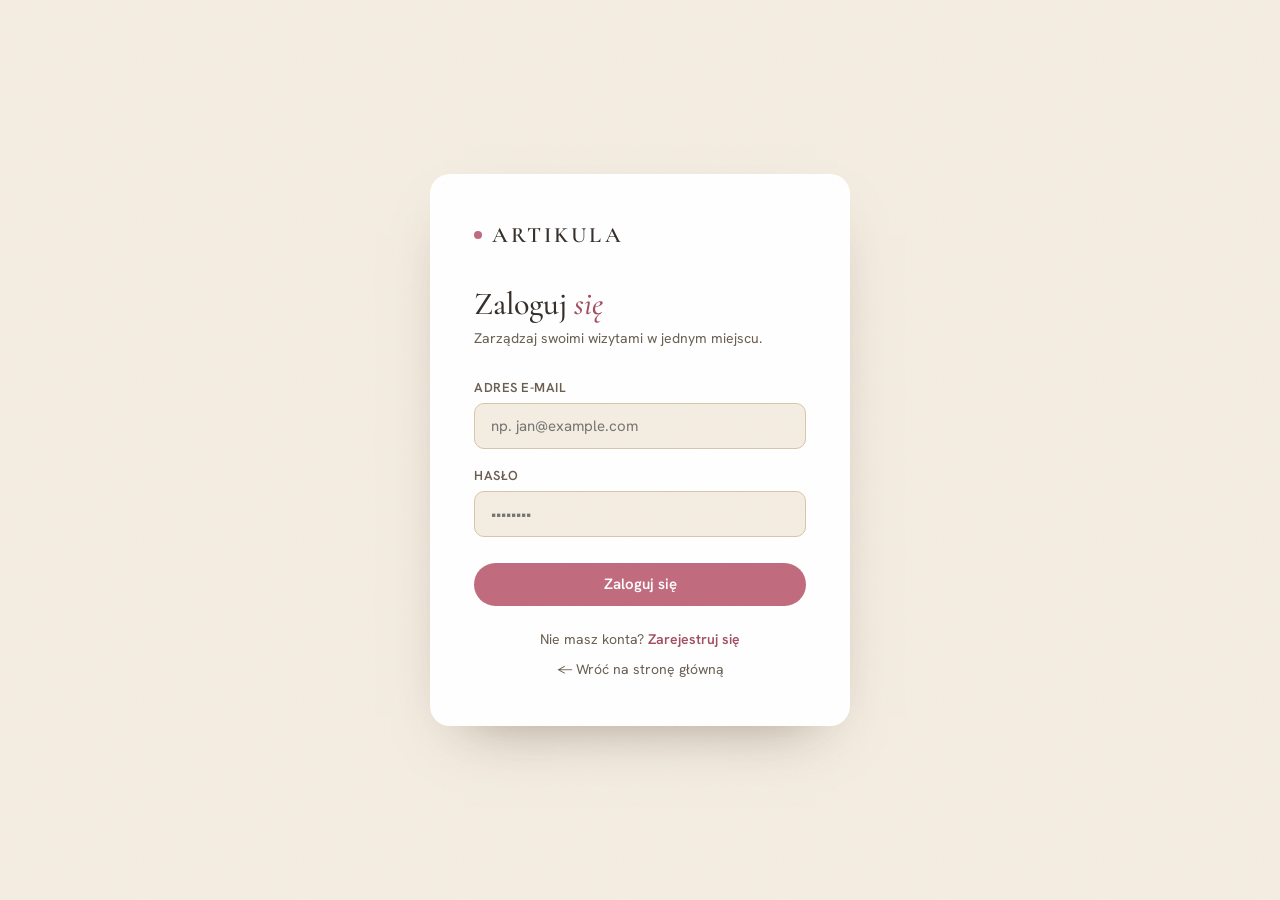
<file: app/public/login.html>
<!DOCTYPE html>
<html lang="pl">
<head>
<meta charset="UTF-8" />
<meta name="viewport" content="width=device-width, initial-scale=1.0" />
<title>Logowanie — ARTIKULA</title>
<link rel="stylesheet" href="styles.css" />
<style>
.auth-wrap{min-height:100vh;display:flex;align-items:center;justify-content:center;padding:40px 22px}
.auth-card{background:#fff;border-radius:20px;padding:48px 44px;width:100%;max-width:420px;
  box-shadow:var(--shadow-soft)}
.auth-logo{font-family:var(--serif);font-size:22px;font-weight:600;letter-spacing:.14em;
  color:var(--ink);text-decoration:none;display:flex;align-items:center;gap:10px;margin-bottom:36px}
.auth-logo .dot{width:8px;height:8px;border-radius:50%;background:var(--rose);display:inline-block}
.auth-title{font-family:var(--serif);font-size:32px;font-weight:500;margin-bottom:6px}
.auth-title em{font-style:italic;color:var(--rose-deep)}
.auth-sub{font-size:14px;color:var(--ink-soft);margin-bottom:32px}
.field{margin-bottom:18px}
.field label{display:block;font-size:13px;font-weight:600;color:var(--ink-soft);
  letter-spacing:.04em;margin-bottom:7px}
.field input{width:100%;padding:12px 16px;border:1.5px solid var(--sand-deep);border-radius:10px;
  font-family:var(--sans);font-size:15px;color:var(--ink);background:var(--cream);
  transition:border-color .3s,box-shadow .3s;outline:none}
.field input:focus{border-color:var(--rose);box-shadow:0 0 0 3px var(--rose-soft)}
.field input.err{border-color:#e05555}
.err-msg{font-size:12px;color:#c94444;margin-top:5px;display:none}
.btn-full{width:100%;justify-content:center;margin-top:8px;padding:14px}
.auth-footer{text-align:center;margin-top:24px;font-size:14px;color:var(--ink-soft)}
.auth-footer a{color:var(--rose-deep);font-weight:600;text-decoration:none}
.auth-footer a:hover{text-decoration:underline}
</style>
</head>
<body>
<div class="grain"></div>
<div class="auth-wrap">
  <div class="auth-card">
    <a href="/" class="auth-logo"><span class="dot"></span>ARTIKULA</a>
    <h1 class="auth-title">Zaloguj <em>się</em></h1>
    <p class="auth-sub">Zarządzaj swoimi wizytami w jednym miejscu.</p>

    <div class="field">
      <label for="f-email">Adres e-mail</label>
      <input id="f-email" type="email" placeholder="np. jan@example.com" autocomplete="email" />
      <div class="err-msg" id="err-email"></div>
    </div>

    <div class="field">
      <label for="f-password">Hasło</label>
      <input id="f-password" type="password" placeholder="••••••••" autocomplete="current-password" />
      <div class="err-msg" id="err-password"></div>
    </div>

    <button class="btn btn-rose btn-full" id="btn-login">Zaloguj się</button>

    <div class="auth-footer">
      Nie masz konta? <a href="/register">Zarejestruj się</a>
    </div>
    <div class="auth-footer" style="margin-top:12px">
      <a href="/" style="color:var(--ink-soft);font-weight:400">← Wróć na stronę główną</a>
    </div>
  </div>
</div>

<script src="https://code.jquery.com/jquery-3.7.1.min.js"></script>
<script>
$(function () {
  function validate() {
    let ok = true;
    const email = $('#f-email').val().trim();
    const pass  = $('#f-password').val();
    $('.err-msg').hide();
    $('input').removeClass('err');
    if (!email || !/^[^\s@]+@[^\s@]+\.[^\s@]+$/.test(email)) {
      $('#err-email').text('Podaj poprawny adres e-mail').show();
      $('#f-email').addClass('err');
      ok = false;
    }
    if (!pass || pass.length < 8) {
      $('#err-password').text('Hasło musi mieć min. 8 znaków').show();
      $('#f-password').addClass('err');
      ok = false;
    }
    return ok;
  }

  function getXsrf() {
    return decodeURIComponent(document.cookie.match(/XSRF-TOKEN=([^;]+)/)?.[1] || '');
  }

  $('#btn-login').on('click', async function () {
    if (!validate()) return;
    const $btn = $(this).prop('disabled', true).text('Logowanie…');

    await fetch('/sanctum/csrf-cookie', { credentials: 'include' });
    const res = await fetch('/api/login', {
      method: 'POST',
      credentials: 'include',
      headers: { 'Content-Type': 'application/json', 'Accept': 'application/json', 'X-XSRF-TOKEN': getXsrf() },
      body: JSON.stringify({ email: $('#f-email').val().trim(), password: $('#f-password').val() }),
    });

    if (res.ok) {
      window.location.href = '/';
      return;
    }
    const data = await res.json().catch(() => ({}));
    if (res.status === 401) {
      $('#err-password').text(data.message || 'Nieprawidłowe dane logowania.').show();
      $('#f-password').addClass('err');
    } else if (res.status === 422 && data.errors) {
      Object.entries(data.errors).forEach(([field, msgs]) => {
        $(`#err-${field}`).text(msgs[0]).show();
        $(`#f-${field}`).addClass('err');
      });
    }
    $btn.prop('disabled', false).text('Zaloguj się');
  });

  $('input').on('keydown', function (e) {
    if (e.key === 'Enter') $('#btn-login').trigger('click');
  });
});
</script>
</body>
</html>
</file>
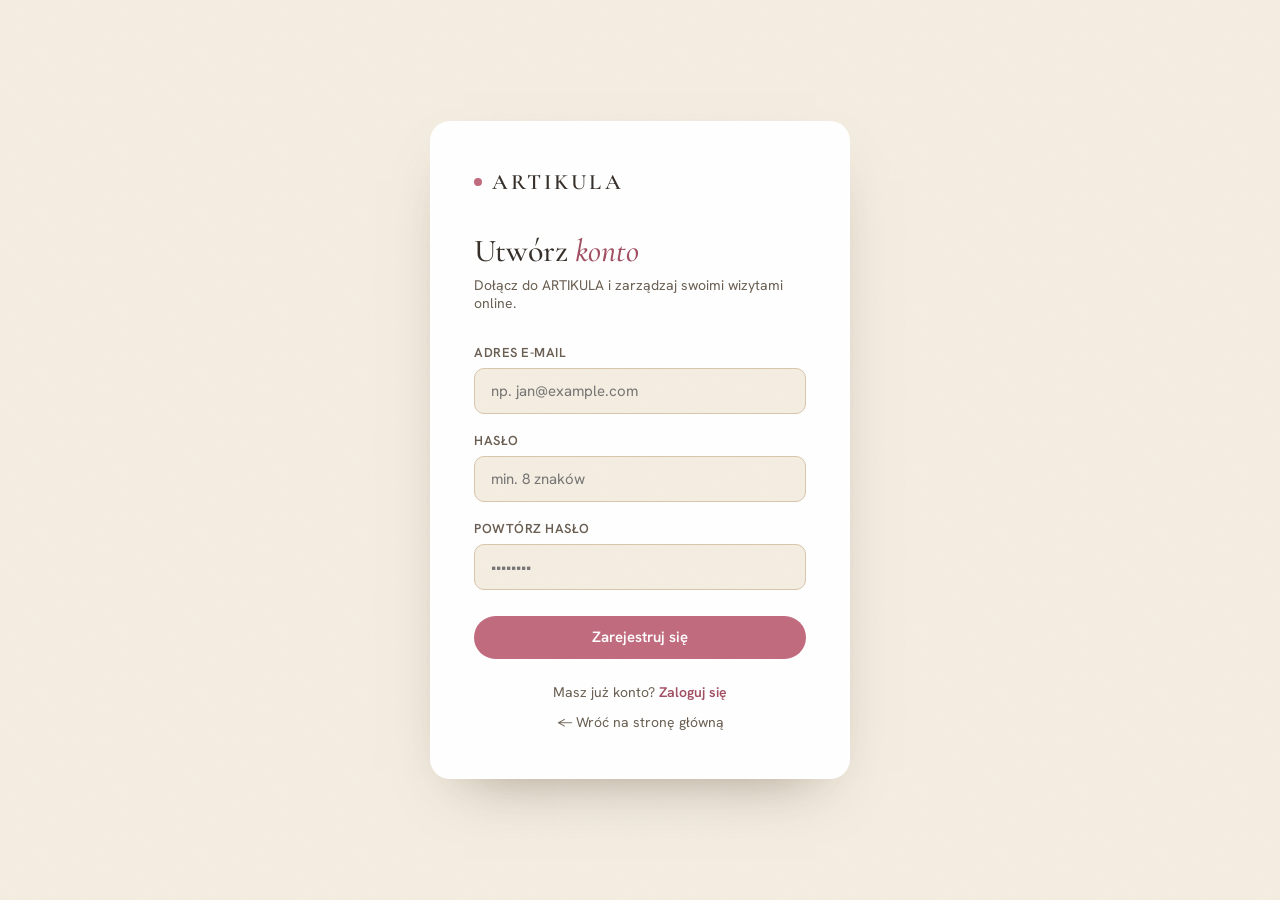
<file: app/public/register.html>
<!DOCTYPE html>
<html lang="pl">
<head>
<meta charset="UTF-8" />
<meta name="viewport" content="width=device-width, initial-scale=1.0" />
<title>Rejestracja — ARTIKULA</title>
<link rel="stylesheet" href="styles.css" />
<style>
.auth-wrap{min-height:100vh;display:flex;align-items:center;justify-content:center;padding:40px 22px}
.auth-card{background:#fff;border-radius:20px;padding:48px 44px;width:100%;max-width:420px;
  box-shadow:var(--shadow-soft)}
.auth-logo{font-family:var(--serif);font-size:22px;font-weight:600;letter-spacing:.14em;
  color:var(--ink);text-decoration:none;display:flex;align-items:center;gap:10px;margin-bottom:36px}
.auth-logo .dot{width:8px;height:8px;border-radius:50%;background:var(--rose);display:inline-block}
.auth-title{font-family:var(--serif);font-size:32px;font-weight:500;margin-bottom:6px}
.auth-title em{font-style:italic;color:var(--rose-deep)}
.auth-sub{font-size:14px;color:var(--ink-soft);margin-bottom:32px}
.field{margin-bottom:18px}
.field label{display:block;font-size:13px;font-weight:600;color:var(--ink-soft);
  letter-spacing:.04em;margin-bottom:7px}
.field input{width:100%;padding:12px 16px;border:1.5px solid var(--sand-deep);border-radius:10px;
  font-family:var(--sans);font-size:15px;color:var(--ink);background:var(--cream);
  transition:border-color .3s,box-shadow .3s;outline:none}
.field input:focus{border-color:var(--rose);box-shadow:0 0 0 3px var(--rose-soft)}
.field input.err{border-color:#e05555}
.err-msg{font-size:12px;color:#c94444;margin-top:5px;display:none}
.btn-full{width:100%;justify-content:center;margin-top:8px;padding:14px}
.auth-footer{text-align:center;margin-top:24px;font-size:14px;color:var(--ink-soft)}
.auth-footer a{color:var(--rose-deep);font-weight:600;text-decoration:none}
.auth-footer a:hover{text-decoration:underline}
</style>
</head>
<body>
<div class="grain"></div>
<div class="auth-wrap">
  <div class="auth-card">
    <a href="/" class="auth-logo"><span class="dot"></span>ARTIKULA</a>
    <h1 class="auth-title">Utwórz <em>konto</em></h1>
    <p class="auth-sub">Dołącz do ARTIKULA i zarządzaj swoimi wizytami online.</p>

    <div class="field">
      <label for="f-email">Adres e-mail</label>
      <input id="f-email" type="email" placeholder="np. jan@example.com" autocomplete="email" />
      <div class="err-msg" id="err-email"></div>
    </div>

    <div class="field">
      <label for="f-password">Hasło</label>
      <input id="f-password" type="password" placeholder="min. 8 znaków" autocomplete="new-password" />
      <div class="err-msg" id="err-password"></div>
    </div>

    <div class="field">
      <label for="f-confirm">Powtórz hasło</label>
      <input id="f-confirm" type="password" placeholder="••••••••" autocomplete="new-password" />
      <div class="err-msg" id="err-confirm"></div>
    </div>

    <button class="btn btn-rose btn-full" id="btn-register">Zarejestruj się</button>

    <div class="auth-footer">
      Masz już konto? <a href="/login">Zaloguj się</a>
    </div>
    <div class="auth-footer" style="margin-top:12px">
      <a href="/" style="color:var(--ink-soft);font-weight:400">← Wróć na stronę główną</a>
    </div>
  </div>
</div>

<script src="https://code.jquery.com/jquery-3.7.1.min.js"></script>
<script>
$(function () {
  function validate() {
    let ok = true;
    const email = $('#f-email').val().trim();
    const pass  = $('#f-password').val();
    const conf  = $('#f-confirm').val();
    $('.err-msg').hide();
    $('input').removeClass('err');
    if (!email || !/^[^\s@]+@[^\s@]+\.[^\s@]+$/.test(email)) {
      $('#err-email').text('Podaj poprawny adres e-mail').show();
      $('#f-email').addClass('err'); ok = false;
    }
    if (!pass || pass.length < 8) {
      $('#err-password').text('Hasło musi mieć min. 8 znaków').show();
      $('#f-password').addClass('err'); ok = false;
    }
    if (pass !== conf) {
      $('#err-confirm').text('Hasła nie są identyczne').show();
      $('#f-confirm').addClass('err'); ok = false;
    }
    return ok;
  }

  function getXsrf() {
    return decodeURIComponent(document.cookie.match(/XSRF-TOKEN=([^;]+)/)?.[1] || '');
  }

  $('#btn-register').on('click', async function () {
    if (!validate()) return;
    const $btn = $(this).prop('disabled', true).text('Rejestracja…');

    await fetch('/sanctum/csrf-cookie', { credentials: 'include' });
    const res = await fetch('/api/register', {
      method: 'POST',
      credentials: 'include',
      headers: { 'Content-Type': 'application/json', 'Accept': 'application/json', 'X-XSRF-TOKEN': getXsrf() },
      body: JSON.stringify({ email: $('#f-email').val().trim(), password: $('#f-password').val() }),
    });

    if (res.ok) {
      window.location.href = '/';
      return;
    }
    const data = await res.json().catch(() => ({}));
    if (res.status === 422 && data.errors) {
      Object.entries(data.errors).forEach(([field, msgs]) => {
        $(`#err-${field}`).text(msgs[0]).show();
        $(`#f-${field}`).addClass('err');
      });
    }
    $btn.prop('disabled', false).text('Zarejestruj się');
  });

  $('input').on('keydown', function (e) {
    if (e.key === 'Enter') $('#btn-register').trigger('click');
  });
});
</script>
</body>
</html>
</file>
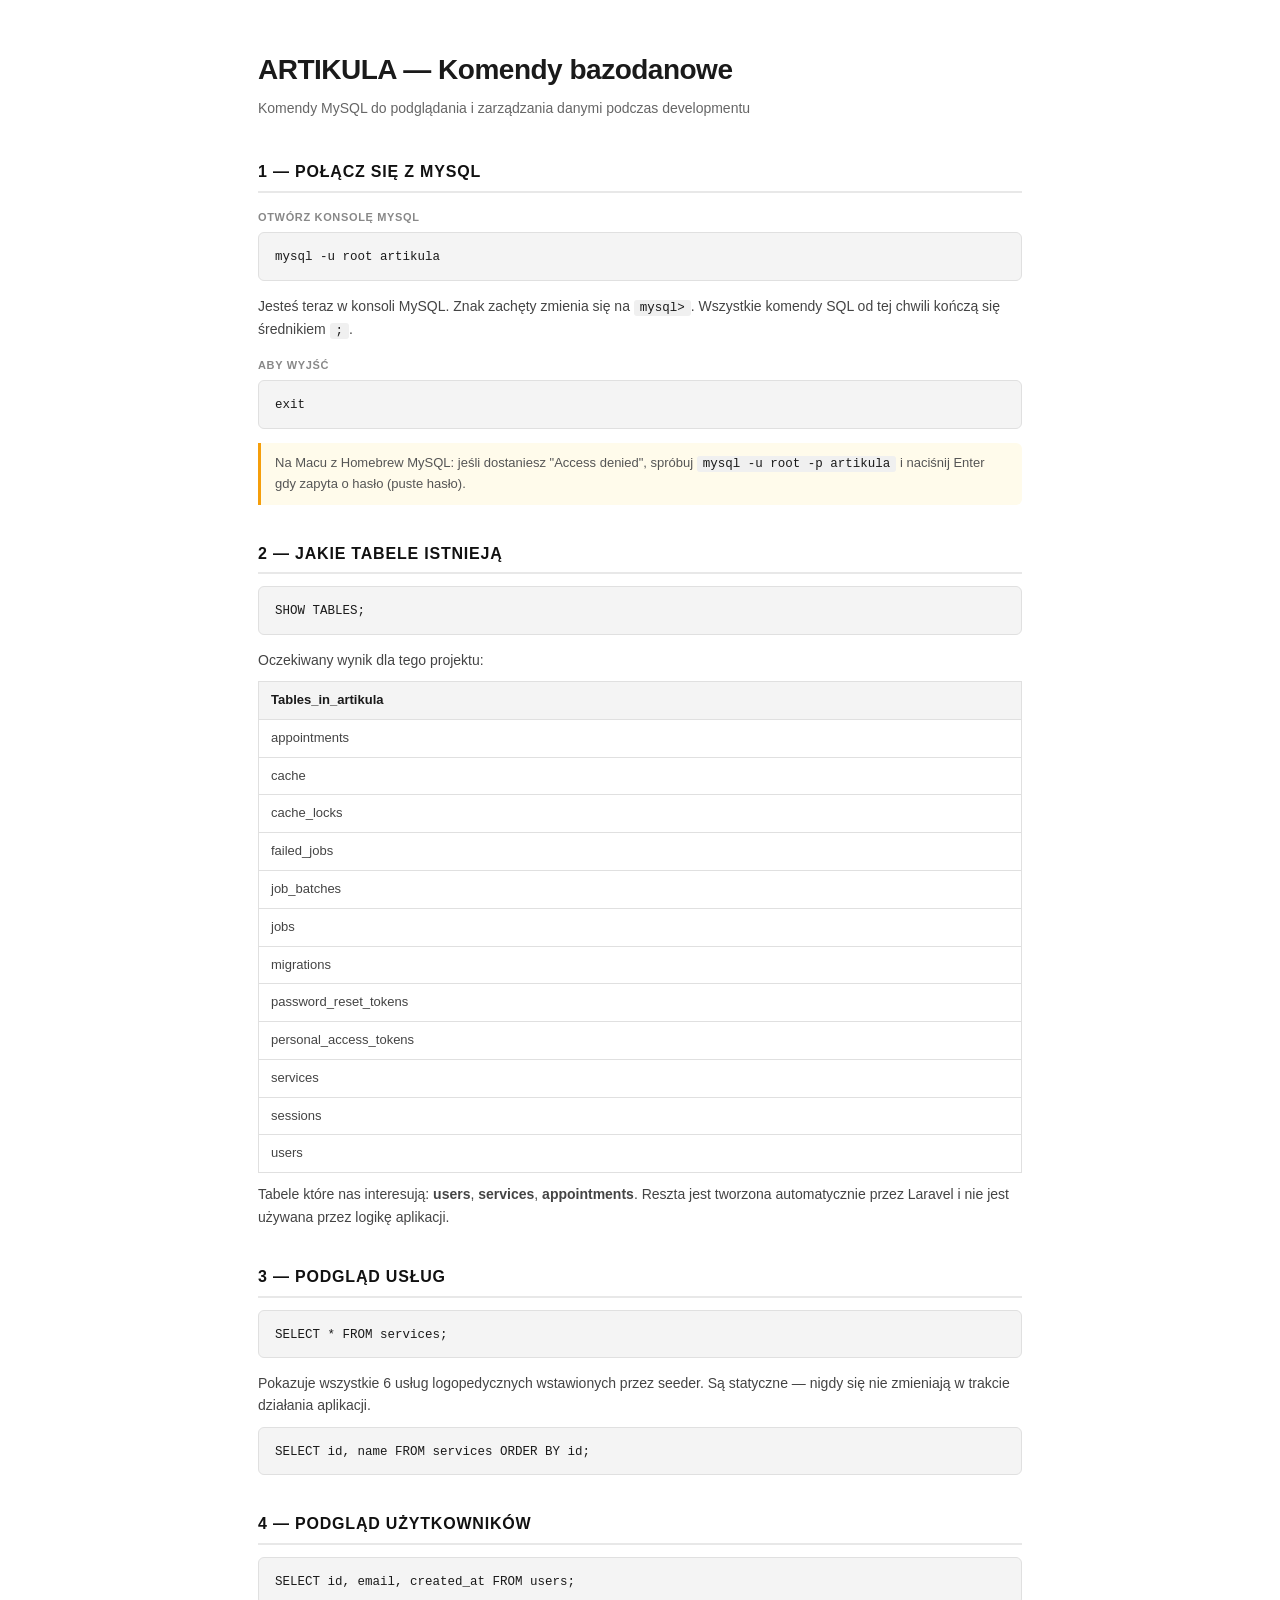
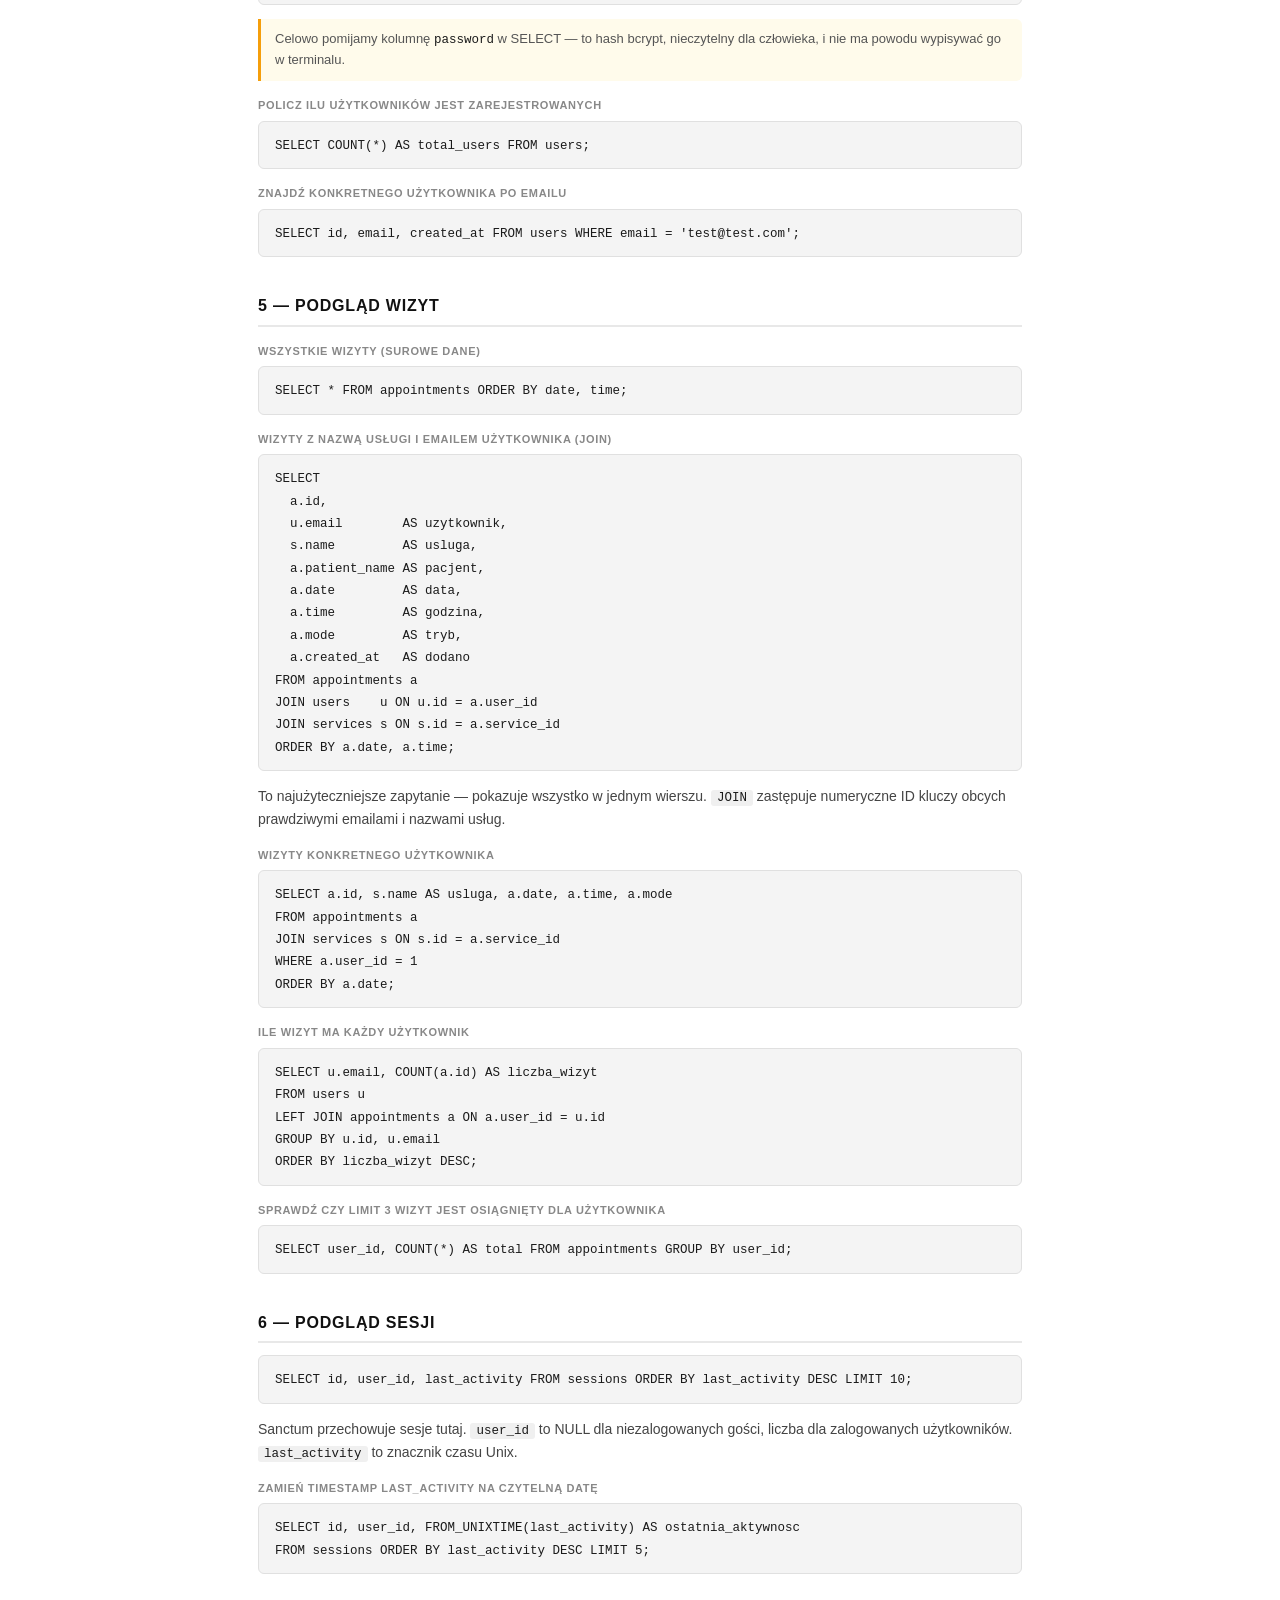
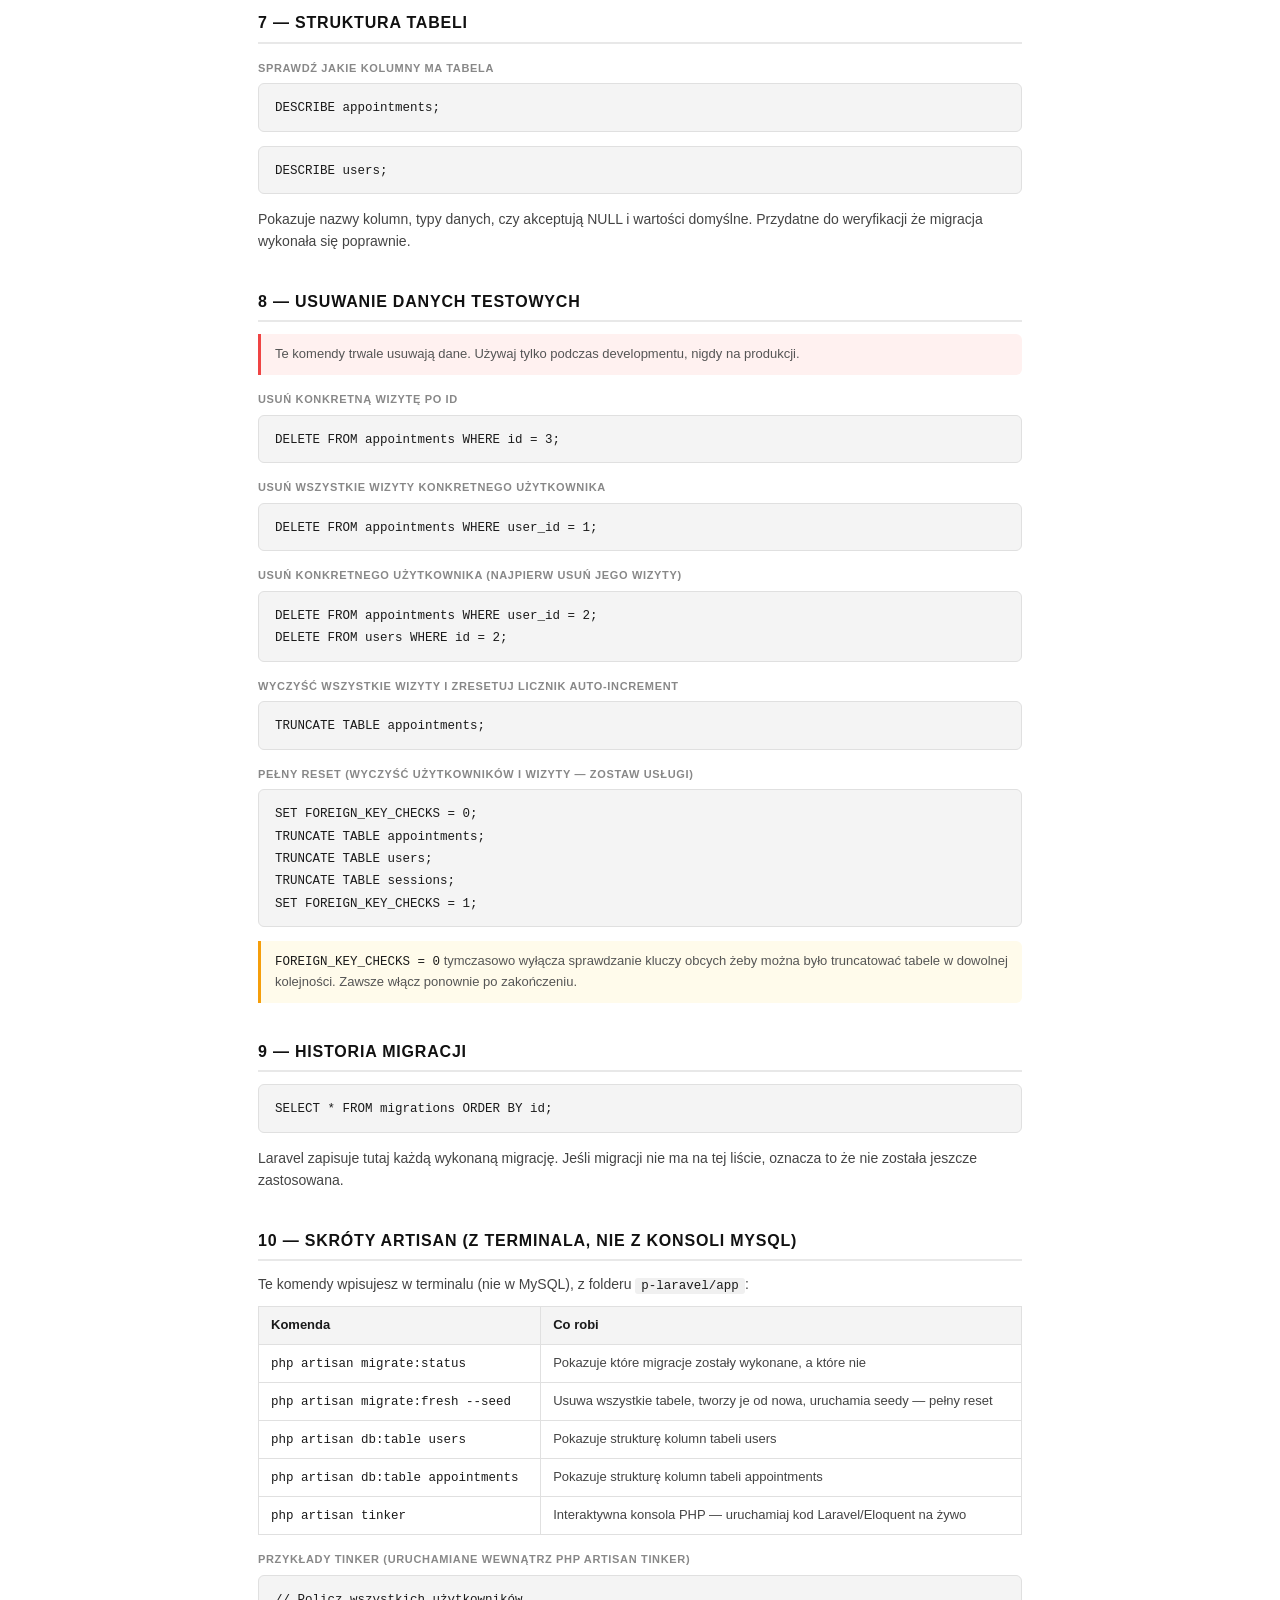
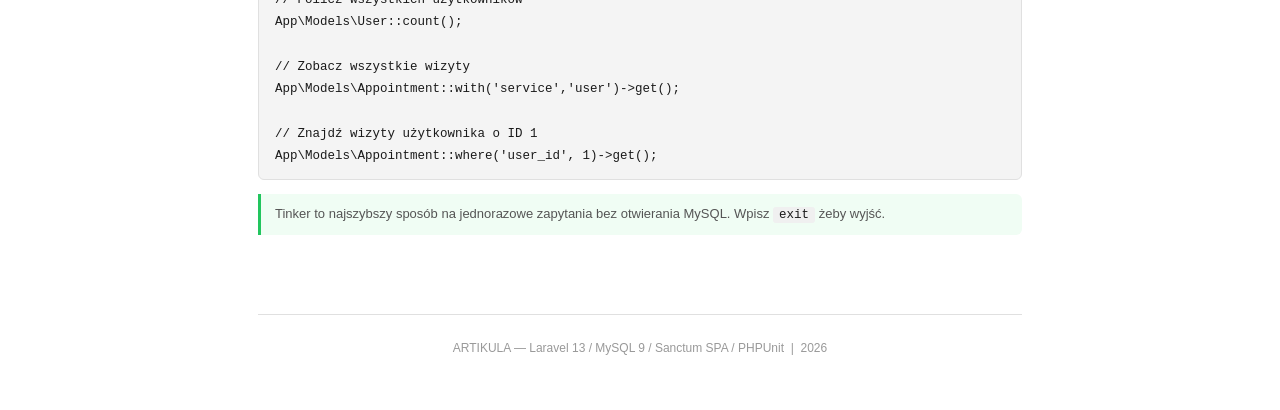
<file: kompendium/polish-version/database-commands-pl.html>
<!DOCTYPE html>
<html lang="pl">
<head>
<meta charset="UTF-8" />
<meta name="viewport" content="width=device-width, initial-scale=1.0" />
<title>ARTIKULA — Komendy bazodanowe</title>
<style>
  * { margin: 0; padding: 0; box-sizing: border-box; }
  body { font-family: 'Helvetica Neue', Arial, sans-serif; font-size: 14px; color: #1a1a1a; line-height: 1.6; background: #fff; padding: 48px; max-width: 860px; margin: 0 auto; }
  h1 { font-size: 28px; font-weight: 700; margin-bottom: 4px; letter-spacing: -0.5px; }
  .subtitle { font-size: 14px; color: #666; margin-bottom: 40px; }
  h2 { font-size: 16px; font-weight: 700; margin: 36px 0 12px; padding-bottom: 6px; border-bottom: 2px solid #e8e8e8; text-transform: uppercase; letter-spacing: 0.05em; color: #111; }
  h3 { font-size: 13px; font-weight: 700; margin: 20px 0 8px; color: #333; }
  p { margin-bottom: 10px; color: #444; }
  pre { background: #f4f4f4; border: 1px solid #e0e0e0; border-radius: 6px; padding: 12px 16px; margin: 6px 0 14px; overflow-x: auto; }
  code { font-family: 'SF Mono', 'Fira Code', Consolas, monospace; font-size: 12.5px; color: #1a1a1a; }
  .inline { background: #f0f0f0; padding: 1px 6px; border-radius: 3px; font-family: monospace; font-size: 12.5px; }
  .note { background: #fffbeb; border-left: 3px solid #f59e0b; padding: 10px 14px; margin: 10px 0; border-radius: 0 6px 6px 0; font-size: 13px; color: #555; }
  .warn { background: #fff1f0; border-left: 3px solid #ef4444; padding: 10px 14px; margin: 10px 0; border-radius: 0 6px 6px 0; font-size: 13px; color: #555; }
  .ok { background: #f0fdf4; border-left: 3px solid #22c55e; padding: 10px 14px; margin: 10px 0; border-radius: 0 6px 6px 0; font-size: 13px; color: #555; }
  .cmd-label { font-size: 11px; font-weight: 700; text-transform: uppercase; letter-spacing: .06em; color: #888; margin: 16px 0 4px; }
  table { width: 100%; border-collapse: collapse; margin: 10px 0; font-size: 13px; }
  th { background: #f4f4f4; padding: 8px 12px; text-align: left; font-weight: 700; border: 1px solid #e0e0e0; }
  td { padding: 8px 12px; border: 1px solid #e0e0e0; color: #444; vertical-align: top; }
  @media print { body { padding: 20px; font-size: 12px; } pre { break-inside: avoid; } }
</style>
</head>
<body>

<h1>ARTIKULA — Komendy bazodanowe</h1>
<p class="subtitle">Komendy MySQL do podglądania i zarządzania danymi podczas developmentu</p>

<!-- ================================================== -->
<h2>1 — Połącz się z MySQL</h2>

<div class="cmd-label">Otwórz konsolę MySQL</div>
<pre><code>mysql -u root artikula</code></pre>
<p>Jesteś teraz w konsoli MySQL. Znak zachęty zmienia się na <code class="inline">mysql&gt;</code>. Wszystkie komendy SQL od tej chwili kończą się średnikiem <code class="inline">;</code>.</p>

<div class="cmd-label">Aby wyjść</div>
<pre><code>exit</code></pre>

<div class="note">Na Macu z Homebrew MySQL: jeśli dostaniesz "Access denied", spróbuj <code class="inline">mysql -u root -p artikula</code> i naciśnij Enter gdy zapyta o hasło (puste hasło).</div>

<!-- ================================================== -->
<h2>2 — Jakie tabele istnieją</h2>

<pre><code>SHOW TABLES;</code></pre>

<p>Oczekiwany wynik dla tego projektu:</p>
<table>
  <tr><th>Tables_in_artikula</th></tr>
  <tr><td>appointments</td></tr>
  <tr><td>cache</td></tr>
  <tr><td>cache_locks</td></tr>
  <tr><td>failed_jobs</td></tr>
  <tr><td>job_batches</td></tr>
  <tr><td>jobs</td></tr>
  <tr><td>migrations</td></tr>
  <tr><td>password_reset_tokens</td></tr>
  <tr><td>personal_access_tokens</td></tr>
  <tr><td>services</td></tr>
  <tr><td>sessions</td></tr>
  <tr><td>users</td></tr>
</table>
<p>Tabele które nas interesują: <strong>users</strong>, <strong>services</strong>, <strong>appointments</strong>. Reszta jest tworzona automatycznie przez Laravel i nie jest używana przez logikę aplikacji.</p>

<!-- ================================================== -->
<h2>3 — Podgląd usług</h2>

<pre><code>SELECT * FROM services;</code></pre>

<p>Pokazuje wszystkie 6 usług logopedycznych wstawionych przez seeder. Są statyczne — nigdy się nie zmieniają w trakcie działania aplikacji.</p>

<pre><code>SELECT id, name FROM services ORDER BY id;</code></pre>

<!-- ================================================== -->
<h2>4 — Podgląd użytkowników</h2>

<pre><code>SELECT id, email, created_at FROM users;</code></pre>

<div class="note">Celowo pomijamy kolumnę <code>password</code> w SELECT — to hash bcrypt, nieczytelny dla człowieka, i nie ma powodu wypisywać go w terminalu.</div>

<div class="cmd-label">Policz ilu użytkowników jest zarejestrowanych</div>
<pre><code>SELECT COUNT(*) AS total_users FROM users;</code></pre>

<div class="cmd-label">Znajdź konkretnego użytkownika po emailu</div>
<pre><code>SELECT id, email, created_at FROM users WHERE email = 'test@test.com';</code></pre>

<!-- ================================================== -->
<h2>5 — Podgląd wizyt</h2>

<div class="cmd-label">Wszystkie wizyty (surowe dane)</div>
<pre><code>SELECT * FROM appointments ORDER BY date, time;</code></pre>

<div class="cmd-label">Wizyty z nazwą usługi i emailem użytkownika (JOIN)</div>
<pre><code>SELECT
  a.id,
  u.email        AS uzytkownik,
  s.name         AS usluga,
  a.patient_name AS pacjent,
  a.date         AS data,
  a.time         AS godzina,
  a.mode         AS tryb,
  a.created_at   AS dodano
FROM appointments a
JOIN users    u ON u.id = a.user_id
JOIN services s ON s.id = a.service_id
ORDER BY a.date, a.time;</code></pre>

<p>To najużyteczniejsze zapytanie — pokazuje wszystko w jednym wierszu. <code class="inline">JOIN</code> zastępuje numeryczne ID kluczy obcych prawdziwymi emailami i nazwami usług.</p>

<div class="cmd-label">Wizyty konkretnego użytkownika</div>
<pre><code>SELECT a.id, s.name AS usluga, a.date, a.time, a.mode
FROM appointments a
JOIN services s ON s.id = a.service_id
WHERE a.user_id = 1
ORDER BY a.date;</code></pre>

<div class="cmd-label">Ile wizyt ma każdy użytkownik</div>
<pre><code>SELECT u.email, COUNT(a.id) AS liczba_wizyt
FROM users u
LEFT JOIN appointments a ON a.user_id = u.id
GROUP BY u.id, u.email
ORDER BY liczba_wizyt DESC;</code></pre>

<div class="cmd-label">Sprawdź czy limit 3 wizyt jest osiągnięty dla użytkownika</div>
<pre><code>SELECT user_id, COUNT(*) AS total FROM appointments GROUP BY user_id;</code></pre>

<!-- ================================================== -->
<h2>6 — Podgląd sesji</h2>

<pre><code>SELECT id, user_id, last_activity FROM sessions ORDER BY last_activity DESC LIMIT 10;</code></pre>

<p>Sanctum przechowuje sesje tutaj. <code class="inline">user_id</code> to NULL dla niezalogowanych gości, liczba dla zalogowanych użytkowników. <code class="inline">last_activity</code> to znacznik czasu Unix.</p>

<div class="cmd-label">Zamień timestamp last_activity na czytelną datę</div>
<pre><code>SELECT id, user_id, FROM_UNIXTIME(last_activity) AS ostatnia_aktywnosc
FROM sessions ORDER BY last_activity DESC LIMIT 5;</code></pre>

<!-- ================================================== -->
<h2>7 — Struktura tabeli</h2>

<div class="cmd-label">Sprawdź jakie kolumny ma tabela</div>
<pre><code>DESCRIBE appointments;</code></pre>
<pre><code>DESCRIBE users;</code></pre>

<p>Pokazuje nazwy kolumn, typy danych, czy akceptują NULL i wartości domyślne. Przydatne do weryfikacji że migracja wykonała się poprawnie.</p>

<!-- ================================================== -->
<h2>8 — Usuwanie danych testowych</h2>

<div class="warn">Te komendy trwale usuwają dane. Używaj tylko podczas developmentu, nigdy na produkcji.</div>

<div class="cmd-label">Usuń konkretną wizytę po ID</div>
<pre><code>DELETE FROM appointments WHERE id = 3;</code></pre>

<div class="cmd-label">Usuń wszystkie wizyty konkretnego użytkownika</div>
<pre><code>DELETE FROM appointments WHERE user_id = 1;</code></pre>

<div class="cmd-label">Usuń konkretnego użytkownika (najpierw usuń jego wizyty)</div>
<pre><code>DELETE FROM appointments WHERE user_id = 2;
DELETE FROM users WHERE id = 2;</code></pre>

<div class="cmd-label">Wyczyść wszystkie wizyty i zresetuj licznik auto-increment</div>
<pre><code>TRUNCATE TABLE appointments;</code></pre>

<div class="cmd-label">Pełny reset (wyczyść użytkowników i wizyty — zostaw usługi)</div>
<pre><code>SET FOREIGN_KEY_CHECKS = 0;
TRUNCATE TABLE appointments;
TRUNCATE TABLE users;
TRUNCATE TABLE sessions;
SET FOREIGN_KEY_CHECKS = 1;</code></pre>

<div class="note"><code>FOREIGN_KEY_CHECKS = 0</code> tymczasowo wyłącza sprawdzanie kluczy obcych żeby można było truncatować tabele w dowolnej kolejności. Zawsze włącz ponownie po zakończeniu.</div>

<!-- ================================================== -->
<h2>9 — Historia migracji</h2>

<pre><code>SELECT * FROM migrations ORDER BY id;</code></pre>

<p>Laravel zapisuje tutaj każdą wykonaną migrację. Jeśli migracji nie ma na tej liście, oznacza to że nie została jeszcze zastosowana.</p>

<!-- ================================================== -->
<h2>10 — Skróty Artisan (z terminala, nie z konsoli MySQL)</h2>

<p>Te komendy wpisujesz w terminalu (nie w MySQL), z folderu <code class="inline">p-laravel/app</code>:</p>

<table>
  <tr><th>Komenda</th><th>Co robi</th></tr>
  <tr><td><code>php artisan migrate:status</code></td><td>Pokazuje które migracje zostały wykonane, a które nie</td></tr>
  <tr><td><code>php artisan migrate:fresh --seed</code></td><td>Usuwa wszystkie tabele, tworzy je od nowa, uruchamia seedy — pełny reset</td></tr>
  <tr><td><code>php artisan db:table users</code></td><td>Pokazuje strukturę kolumn tabeli users</td></tr>
  <tr><td><code>php artisan db:table appointments</code></td><td>Pokazuje strukturę kolumn tabeli appointments</td></tr>
  <tr><td><code>php artisan tinker</code></td><td>Interaktywna konsola PHP — uruchamiaj kod Laravel/Eloquent na żywo</td></tr>
</table>

<div class="cmd-label">Przykłady Tinker (uruchamiane wewnątrz php artisan tinker)</div>
<pre><code>// Policz wszystkich użytkowników
App\Models\User::count();

// Zobacz wszystkie wizyty
App\Models\Appointment::with('service','user')->get();

// Znajdź wizyty użytkownika o ID 1
App\Models\Appointment::where('user_id', 1)->get();</code></pre>

<div class="ok">Tinker to najszybszy sposób na jednorazowe zapytania bez otwierania MySQL. Wpisz <code class="inline">exit</code> żeby wyjść.</div>

<br><br>
<hr style="border:none;border-top:1px solid #e0e0e0;margin:24px 0">
<p style="font-size:12px;color:#999;text-align:center">ARTIKULA — Laravel 13 / MySQL 9 / Sanctum SPA / PHPUnit &nbsp;|&nbsp; 2026</p>
</body>
</html>
</file>
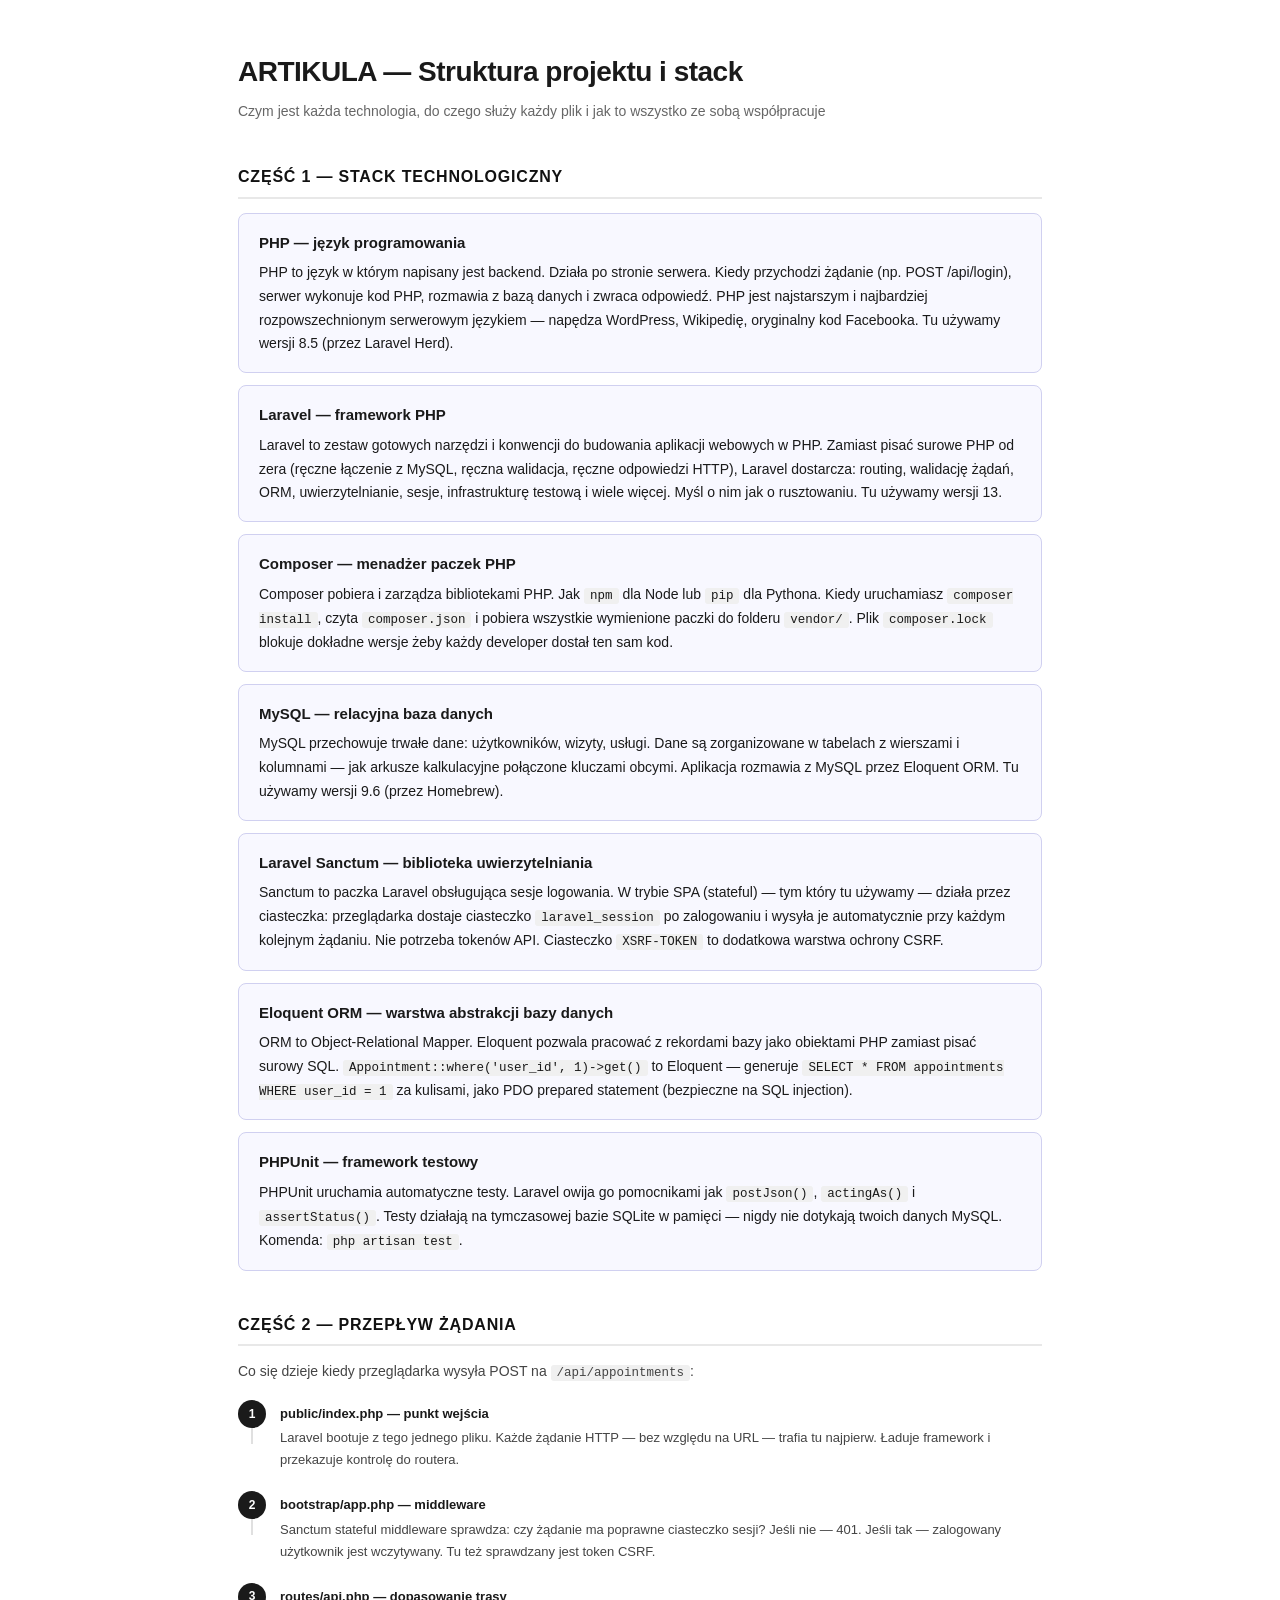
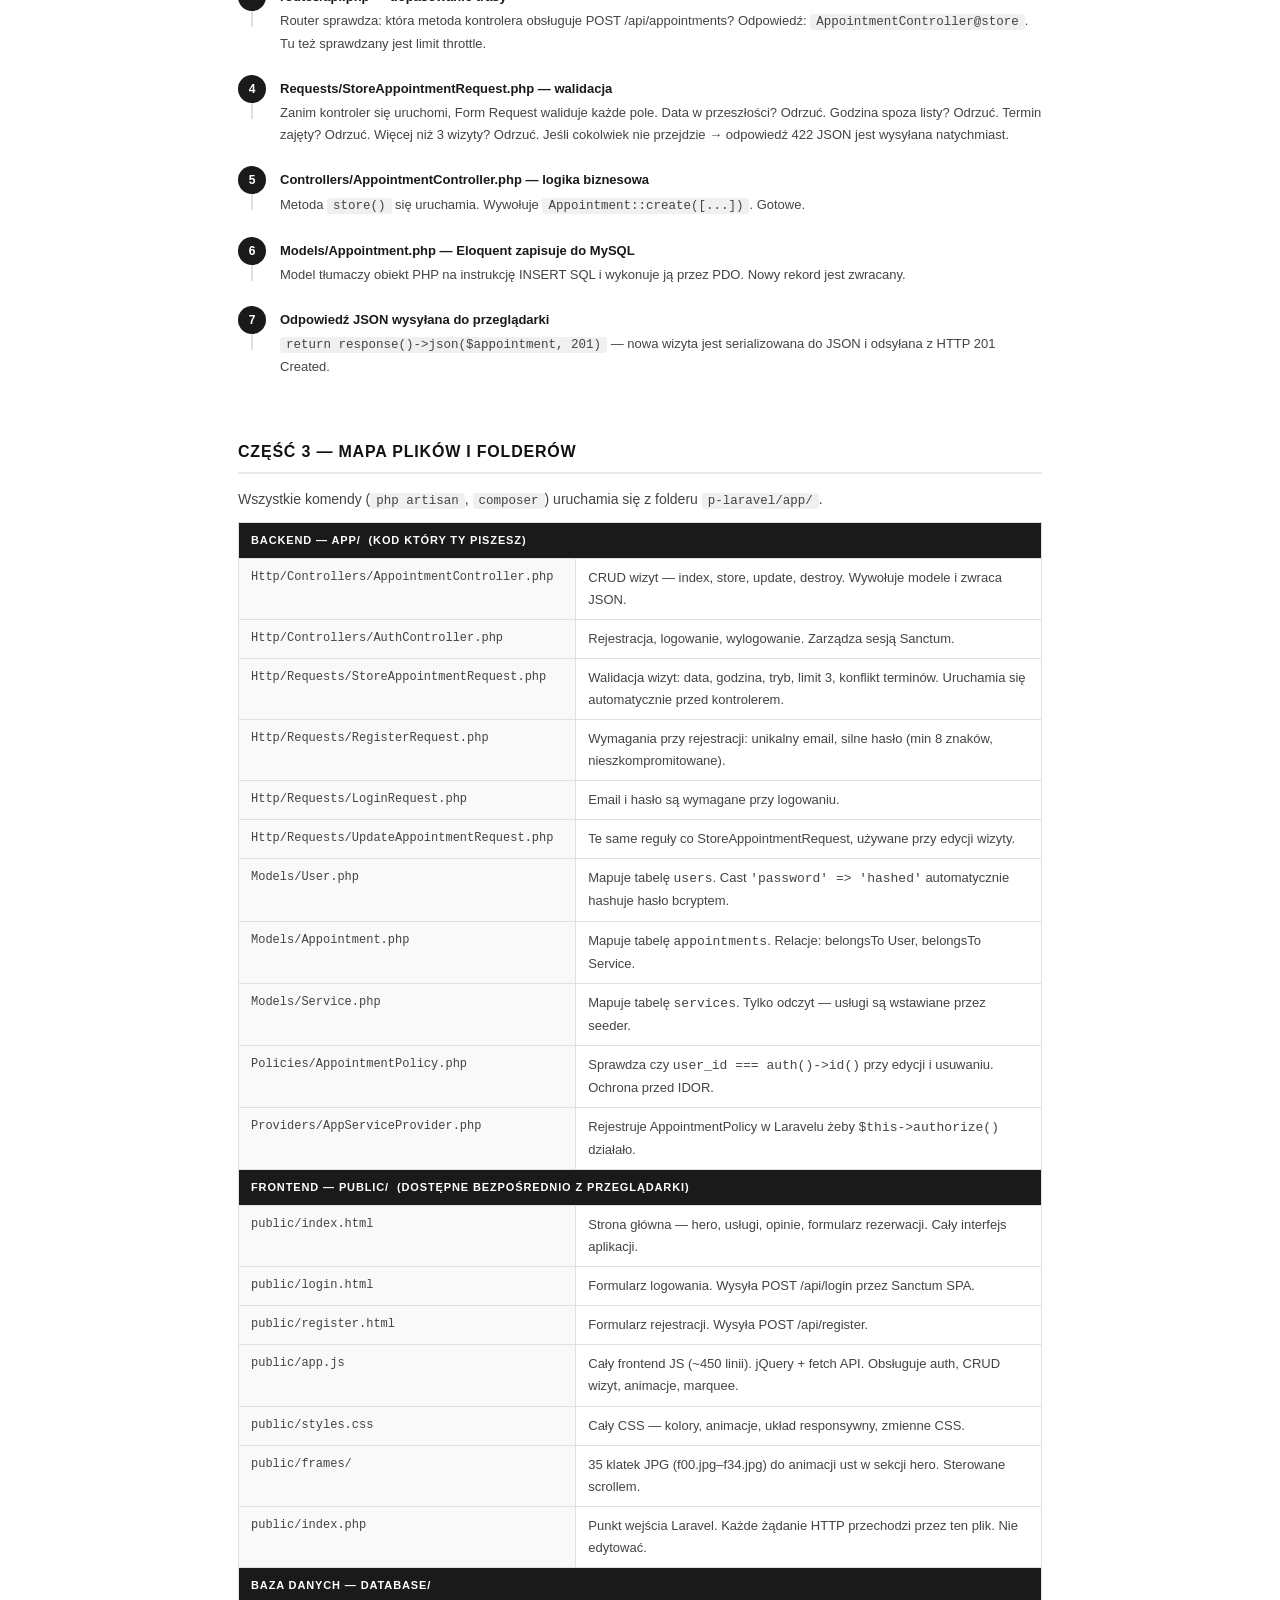
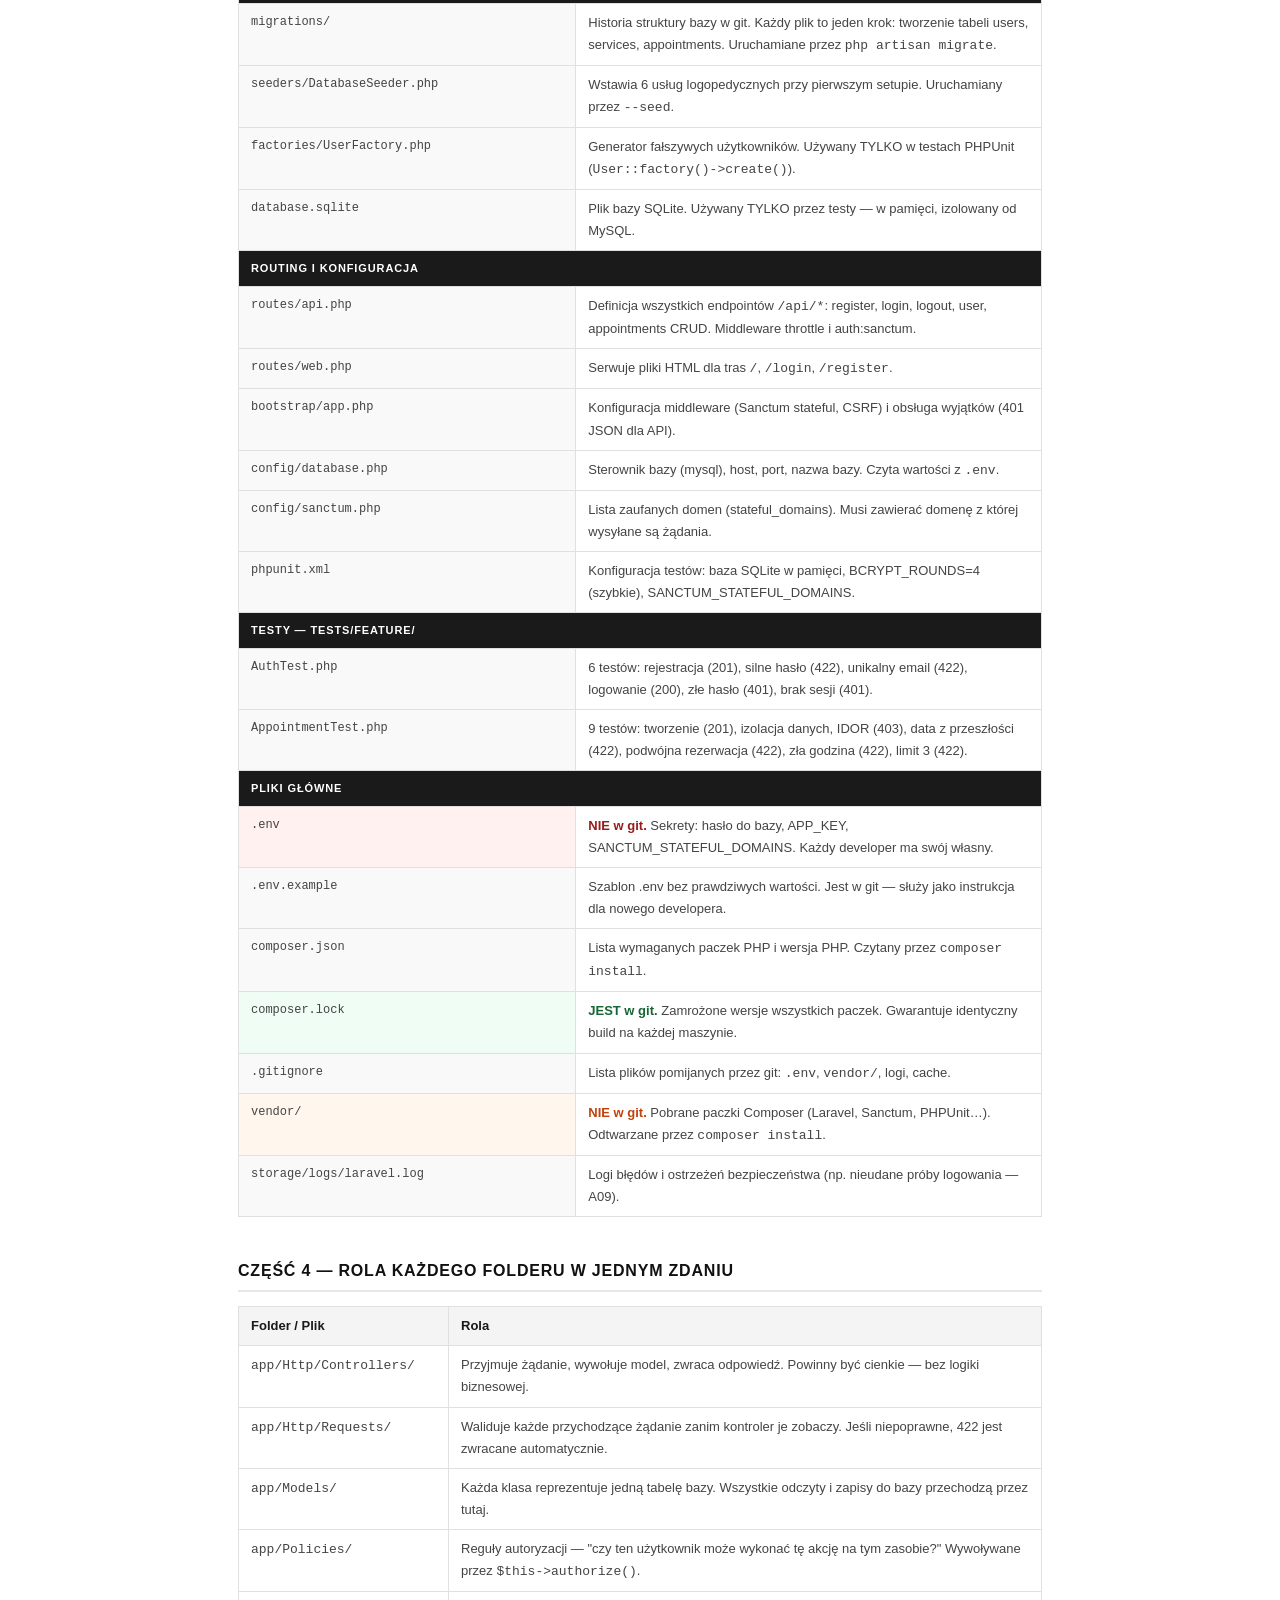
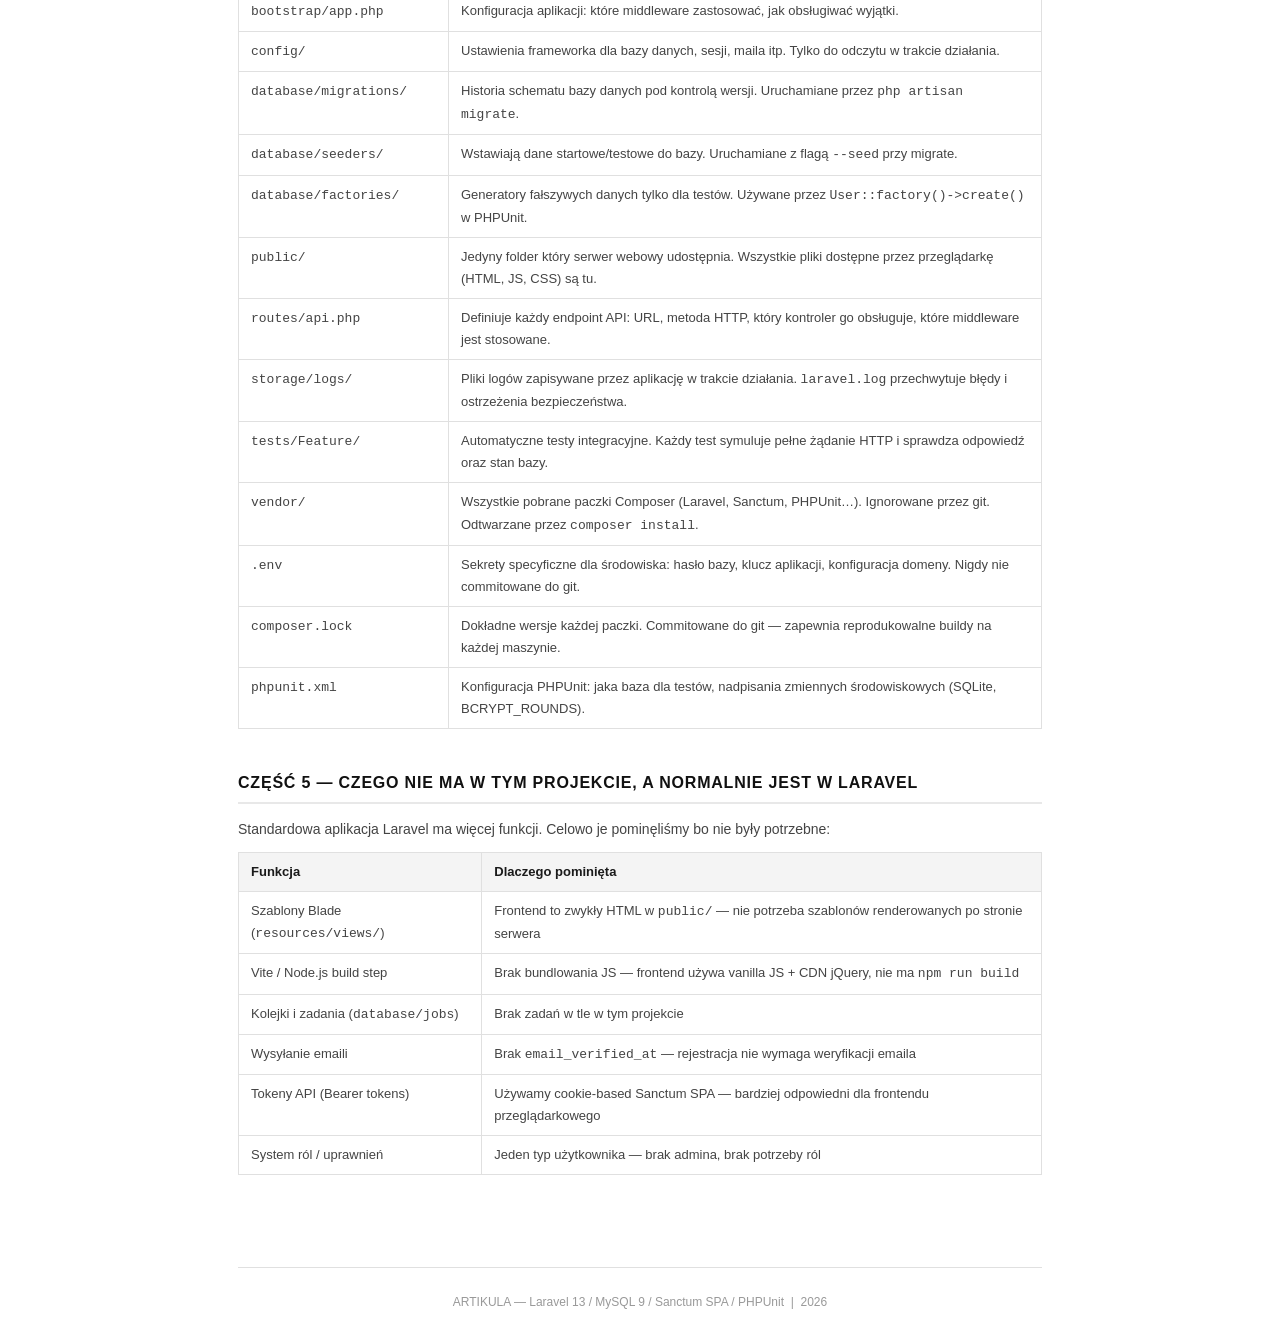
<file: kompendium/polish-version/project-structure-pl.html>
<!DOCTYPE html>
<html lang="pl">
<head>
<meta charset="UTF-8" />
<meta name="viewport" content="width=device-width, initial-scale=1.0" />
<title>ARTIKULA — Struktura projektu i stack</title>
<style>
  * { margin: 0; padding: 0; box-sizing: border-box; }
  body { font-family: 'Helvetica Neue', Arial, sans-serif; font-size: 14px; color: #1a1a1a; line-height: 1.7; background: #fff; padding: 48px; max-width: 900px; margin: 0 auto; }
  h1 { font-size: 28px; font-weight: 700; margin-bottom: 4px; letter-spacing: -0.5px; }
  .subtitle { font-size: 14px; color: #666; margin-bottom: 40px; }
  h2 { font-size: 16px; font-weight: 700; margin: 40px 0 14px; padding-bottom: 6px; border-bottom: 2px solid #e8e8e8; text-transform: uppercase; letter-spacing: 0.05em; color: #111; }
  h3 { font-size: 14px; font-weight: 700; margin: 24px 0 8px; color: #222; }
  p { margin-bottom: 10px; color: #444; }
  .inline { background: #f0f0f0; padding: 1px 6px; border-radius: 3px; font-family: monospace; font-size: 12.5px; }
  .note { background: #fffbeb; border-left: 3px solid #f59e0b; padding: 10px 14px; margin: 10px 0; border-radius: 0 6px 6px 0; font-size: 13px; color: #555; }
  .def { background: #f8f8ff; border: 1px solid #d0d0f0; border-radius: 8px; padding: 16px 20px; margin: 12px 0; }
  .def strong { display: block; font-size: 15px; margin-bottom: 6px; color: #1a1a1a; }
  table { width: 100%; border-collapse: collapse; margin: 10px 0 20px; font-size: 13px; }
  th { background: #f4f4f4; padding: 8px 12px; text-align: left; font-weight: 700; border: 1px solid #e0e0e0; }
  td { padding: 8px 12px; border: 1px solid #e0e0e0; color: #444; vertical-align: top; }
  .tree { font-family: 'SF Mono', Consolas, monospace; font-size: 12.5px; background: #f4f4f4; border: 1px solid #e0e0e0; border-radius: 6px; padding: 16px 20px; line-height: 1.9; }
  .tree .dir { color: #1a1a1a; font-weight: 700; }
  .tree .file { color: #1a1a1a; }
  .tree .dim { color: #999; }
  .tree .tag { display: inline-block; background: #dbeafe; color: #1d4ed8; font-size: 10px; font-weight: 700; padding: 1px 6px; border-radius: 3px; margin-left: 8px; vertical-align: middle; }
  .tree .tag-green { background: #dcfce7; color: #166534; }
  .tree .tag-red { background: #fee2e2; color: #991b1b; }
  .tree .tag-purple { background: #f3e8ff; color: #7c3aed; }
  .tree .tag-orange { background: #ffedd5; color: #c2410c; }
  .flow { display: flex; flex-direction: column; gap: 0; margin: 16px 0; }
  .flow-step { display: flex; align-items: flex-start; gap: 14px; }
  .flow-left { display: flex; flex-direction: column; align-items: center; }
  .flow-num { flex-shrink: 0; width: 28px; height: 28px; background: #1a1a1a; color: #fff; border-radius: 50%; display: flex; align-items: center; justify-content: center; font-size: 12px; font-weight: 700; }
  .flow-line { width: 2px; flex: 1; background: #e0e0e0; min-height: 16px; }
  .flow-body { flex: 1; padding: 3px 0 20px; font-size: 13px; color: #444; }
  .flow-body strong { color: #1a1a1a; display: block; margin-bottom: 2px; }
  @media print { body { padding: 20px; font-size: 12px; } .def { break-inside: avoid; } h2 { break-before: auto; } }
</style>
</head>
<body>

<h1>ARTIKULA — Struktura projektu i stack</h1>
<p class="subtitle">Czym jest każda technologia, do czego służy każdy plik i jak to wszystko ze sobą współpracuje</p>

<!-- ================================================== -->
<h2>Część 1 — Stack technologiczny</h2>

<div class="def">
  <strong>PHP — język programowania</strong>
  PHP to język w którym napisany jest backend. Działa po stronie serwera. Kiedy przychodzi żądanie (np. POST /api/login), serwer wykonuje kod PHP, rozmawia z bazą danych i zwraca odpowiedź. PHP jest najstarszym i najbardziej rozpowszechnionym serwerowym językiem — napędza WordPress, Wikipedię, oryginalny kod Facebooka. Tu używamy wersji 8.5 (przez Laravel Herd).
</div>

<div class="def">
  <strong>Laravel — framework PHP</strong>
  Laravel to zestaw gotowych narzędzi i konwencji do budowania aplikacji webowych w PHP. Zamiast pisać surowe PHP od zera (ręczne łączenie z MySQL, ręczna walidacja, ręczne odpowiedzi HTTP), Laravel dostarcza: routing, walidację żądań, ORM, uwierzytelnianie, sesje, infrastrukturę testową i wiele więcej. Myśl o nim jak o rusztowaniu. Tu używamy wersji 13.
</div>

<div class="def">
  <strong>Composer — menadżer paczek PHP</strong>
  Composer pobiera i zarządza bibliotekami PHP. Jak <code class="inline">npm</code> dla Node lub <code class="inline">pip</code> dla Pythona. Kiedy uruchamiasz <code class="inline">composer install</code>, czyta <code class="inline">composer.json</code> i pobiera wszystkie wymienione paczki do folderu <code class="inline">vendor/</code>. Plik <code class="inline">composer.lock</code> blokuje dokładne wersje żeby każdy developer dostał ten sam kod.
</div>

<div class="def">
  <strong>MySQL — relacyjna baza danych</strong>
  MySQL przechowuje trwałe dane: użytkowników, wizyty, usługi. Dane są zorganizowane w tabelach z wierszami i kolumnami — jak arkusze kalkulacyjne połączone kluczami obcymi. Aplikacja rozmawia z MySQL przez Eloquent ORM. Tu używamy wersji 9.6 (przez Homebrew).
</div>

<div class="def">
  <strong>Laravel Sanctum — biblioteka uwierzytelniania</strong>
  Sanctum to paczka Laravel obsługująca sesje logowania. W trybie SPA (stateful) — tym który tu używamy — działa przez ciasteczka: przeglądarka dostaje ciasteczko <code class="inline">laravel_session</code> po zalogowaniu i wysyła je automatycznie przy każdym kolejnym żądaniu. Nie potrzeba tokenów API. Ciasteczko <code class="inline">XSRF-TOKEN</code> to dodatkowa warstwa ochrony CSRF.
</div>

<div class="def">
  <strong>Eloquent ORM — warstwa abstrakcji bazy danych</strong>
  ORM to Object-Relational Mapper. Eloquent pozwala pracować z rekordami bazy jako obiektami PHP zamiast pisać surowy SQL. <code class="inline">Appointment::where('user_id', 1)->get()</code> to Eloquent — generuje <code class="inline">SELECT * FROM appointments WHERE user_id = 1</code> za kulisami, jako PDO prepared statement (bezpieczne na SQL injection).
</div>

<div class="def">
  <strong>PHPUnit — framework testowy</strong>
  PHPUnit uruchamia automatyczne testy. Laravel owija go pomocnikami jak <code class="inline">postJson()</code>, <code class="inline">actingAs()</code> i <code class="inline">assertStatus()</code>. Testy działają na tymczasowej bazie SQLite w pamięci — nigdy nie dotykają twoich danych MySQL. Komenda: <code class="inline">php artisan test</code>.
</div>

<!-- ================================================== -->
<h2>Część 2 — Przepływ żądania</h2>

<p>Co się dzieje kiedy przeglądarka wysyła POST na <code class="inline">/api/appointments</code>:</p>

<div class="flow">
  <div class="flow-step">
    <div class="flow-left"><div class="flow-num">1</div><div class="flow-line"></div></div>
    <div class="flow-body"><strong>public/index.php — punkt wejścia</strong>Laravel bootuje z tego jednego pliku. Każde żądanie HTTP — bez względu na URL — trafia tu najpierw. Ładuje framework i przekazuje kontrolę do routera.</div>
  </div>
  <div class="flow-step">
    <div class="flow-left"><div class="flow-num">2</div><div class="flow-line"></div></div>
    <div class="flow-body"><strong>bootstrap/app.php — middleware</strong>Sanctum stateful middleware sprawdza: czy żądanie ma poprawne ciasteczko sesji? Jeśli nie — 401. Jeśli tak — zalogowany użytkownik jest wczytywany. Tu też sprawdzany jest token CSRF.</div>
  </div>
  <div class="flow-step">
    <div class="flow-left"><div class="flow-num">3</div><div class="flow-line"></div></div>
    <div class="flow-body"><strong>routes/api.php — dopasowanie trasy</strong>Router sprawdza: która metoda kontrolera obsługuje POST /api/appointments? Odpowiedź: <code class="inline">AppointmentController@store</code>. Tu też sprawdzany jest limit throttle.</div>
  </div>
  <div class="flow-step">
    <div class="flow-left"><div class="flow-num">4</div><div class="flow-line"></div></div>
    <div class="flow-body"><strong>Requests/StoreAppointmentRequest.php — walidacja</strong>Zanim kontroler się uruchomi, Form Request waliduje każde pole. Data w przeszłości? Odrzuć. Godzina spoza listy? Odrzuć. Termin zajęty? Odrzuć. Więcej niż 3 wizyty? Odrzuć. Jeśli cokolwiek nie przejdzie → odpowiedź 422 JSON jest wysyłana natychmiast.</div>
  </div>
  <div class="flow-step">
    <div class="flow-left"><div class="flow-num">5</div><div class="flow-line"></div></div>
    <div class="flow-body"><strong>Controllers/AppointmentController.php — logika biznesowa</strong>Metoda <code class="inline">store()</code> się uruchamia. Wywołuje <code class="inline">Appointment::create([...])</code>. Gotowe.</div>
  </div>
  <div class="flow-step">
    <div class="flow-left"><div class="flow-num">6</div><div class="flow-line"></div></div>
    <div class="flow-body"><strong>Models/Appointment.php — Eloquent zapisuje do MySQL</strong>Model tłumaczy obiekt PHP na instrukcję INSERT SQL i wykonuje ją przez PDO. Nowy rekord jest zwracany.</div>
  </div>
  <div class="flow-step">
    <div class="flow-left"><div class="flow-num">7</div><div class="flow-line"></div></div>
    <div class="flow-body"><strong>Odpowiedź JSON wysyłana do przeglądarki</strong><code class="inline">return response()->json($appointment, 201)</code> — nowa wizyta jest serializowana do JSON i odsyłana z HTTP 201 Created.</div>
  </div>
</div>

<!-- ================================================== -->
<h2>Część 3 — Mapa plików i folderów</h2>

<p>Wszystkie komendy (<code class="inline">php artisan</code>, <code class="inline">composer</code>) uruchamia się z folderu <code class="inline">p-laravel/app/</code>.</p>

<table>
  <tr style="background:#1a1a1a"><td colspan="2" style="color:#fff;font-weight:700;font-size:11px;text-transform:uppercase;letter-spacing:.08em;padding:8px 12px">BACKEND — app/ &nbsp;(kod który TY piszesz)</td></tr>
  <tr><td style="width:42%;font-family:monospace;font-size:12px;background:#f9f9f9"><code>Http/Controllers/AppointmentController.php</code></td><td>CRUD wizyt — index, store, update, destroy. Wywołuje modele i zwraca JSON.</td></tr>
  <tr><td style="font-family:monospace;font-size:12px;background:#f9f9f9"><code>Http/Controllers/AuthController.php</code></td><td>Rejestracja, logowanie, wylogowanie. Zarządza sesją Sanctum.</td></tr>
  <tr><td style="font-family:monospace;font-size:12px;background:#f9f9f9"><code>Http/Requests/StoreAppointmentRequest.php</code></td><td>Walidacja wizyt: data, godzina, tryb, limit 3, konflikt terminów. Uruchamia się automatycznie przed kontrolerem.</td></tr>
  <tr><td style="font-family:monospace;font-size:12px;background:#f9f9f9"><code>Http/Requests/RegisterRequest.php</code></td><td>Wymagania przy rejestracji: unikalny email, silne hasło (min 8 znaków, nieszkompromitowane).</td></tr>
  <tr><td style="font-family:monospace;font-size:12px;background:#f9f9f9"><code>Http/Requests/LoginRequest.php</code></td><td>Email i hasło są wymagane przy logowaniu.</td></tr>
  <tr><td style="font-family:monospace;font-size:12px;background:#f9f9f9"><code>Http/Requests/UpdateAppointmentRequest.php</code></td><td>Te same reguły co StoreAppointmentRequest, używane przy edycji wizyty.</td></tr>
  <tr><td style="font-family:monospace;font-size:12px;background:#f9f9f9"><code>Models/User.php</code></td><td>Mapuje tabelę <code>users</code>. Cast <code>'password' =&gt; 'hashed'</code> automatycznie hashuje hasło bcryptem.</td></tr>
  <tr><td style="font-family:monospace;font-size:12px;background:#f9f9f9"><code>Models/Appointment.php</code></td><td>Mapuje tabelę <code>appointments</code>. Relacje: belongsTo User, belongsTo Service.</td></tr>
  <tr><td style="font-family:monospace;font-size:12px;background:#f9f9f9"><code>Models/Service.php</code></td><td>Mapuje tabelę <code>services</code>. Tylko odczyt — usługi są wstawiane przez seeder.</td></tr>
  <tr><td style="font-family:monospace;font-size:12px;background:#f9f9f9"><code>Policies/AppointmentPolicy.php</code></td><td>Sprawdza czy <code>user_id === auth()->id()</code> przy edycji i usuwaniu. Ochrona przed IDOR.</td></tr>
  <tr><td style="font-family:monospace;font-size:12px;background:#f9f9f9"><code>Providers/AppServiceProvider.php</code></td><td>Rejestruje AppointmentPolicy w Laravelu żeby <code>$this->authorize()</code> działało.</td></tr>

  <tr style="background:#1a1a1a"><td colspan="2" style="color:#fff;font-weight:700;font-size:11px;text-transform:uppercase;letter-spacing:.08em;padding:8px 12px">FRONTEND — public/ &nbsp;(dostępne bezpośrednio z przeglądarki)</td></tr>
  <tr><td style="font-family:monospace;font-size:12px;background:#f9f9f9"><code>public/index.html</code></td><td>Strona główna — hero, usługi, opinie, formularz rezerwacji. Cały interfejs aplikacji.</td></tr>
  <tr><td style="font-family:monospace;font-size:12px;background:#f9f9f9"><code>public/login.html</code></td><td>Formularz logowania. Wysyła POST /api/login przez Sanctum SPA.</td></tr>
  <tr><td style="font-family:monospace;font-size:12px;background:#f9f9f9"><code>public/register.html</code></td><td>Formularz rejestracji. Wysyła POST /api/register.</td></tr>
  <tr><td style="font-family:monospace;font-size:12px;background:#f9f9f9"><code>public/app.js</code></td><td>Cały frontend JS (~450 linii). jQuery + fetch API. Obsługuje auth, CRUD wizyt, animacje, marquee.</td></tr>
  <tr><td style="font-family:monospace;font-size:12px;background:#f9f9f9"><code>public/styles.css</code></td><td>Cały CSS — kolory, animacje, układ responsywny, zmienne CSS.</td></tr>
  <tr><td style="font-family:monospace;font-size:12px;background:#f9f9f9"><code>public/frames/</code></td><td>35 klatek JPG (f00.jpg–f34.jpg) do animacji ust w sekcji hero. Sterowane scrollem.</td></tr>
  <tr><td style="font-family:monospace;font-size:12px;background:#f9f9f9"><code>public/index.php</code></td><td>Punkt wejścia Laravel. Każde żądanie HTTP przechodzi przez ten plik. Nie edytować.</td></tr>

  <tr style="background:#1a1a1a"><td colspan="2" style="color:#fff;font-weight:700;font-size:11px;text-transform:uppercase;letter-spacing:.08em;padding:8px 12px">BAZA DANYCH — database/</td></tr>
  <tr><td style="font-family:monospace;font-size:12px;background:#f9f9f9"><code>migrations/</code></td><td>Historia struktury bazy w git. Każdy plik to jeden krok: tworzenie tabeli users, services, appointments. Uruchamiane przez <code>php artisan migrate</code>.</td></tr>
  <tr><td style="font-family:monospace;font-size:12px;background:#f9f9f9"><code>seeders/DatabaseSeeder.php</code></td><td>Wstawia 6 usług logopedycznych przy pierwszym setupie. Uruchamiany przez <code>--seed</code>.</td></tr>
  <tr><td style="font-family:monospace;font-size:12px;background:#f9f9f9"><code>factories/UserFactory.php</code></td><td>Generator fałszywych użytkowników. Używany TYLKO w testach PHPUnit (<code>User::factory()->create()</code>).</td></tr>
  <tr><td style="font-family:monospace;font-size:12px;background:#f9f9f9"><code>database.sqlite</code></td><td>Plik bazy SQLite. Używany TYLKO przez testy — w pamięci, izolowany od MySQL.</td></tr>

  <tr style="background:#1a1a1a"><td colspan="2" style="color:#fff;font-weight:700;font-size:11px;text-transform:uppercase;letter-spacing:.08em;padding:8px 12px">ROUTING I KONFIGURACJA</td></tr>
  <tr><td style="font-family:monospace;font-size:12px;background:#f9f9f9"><code>routes/api.php</code></td><td>Definicja wszystkich endpointów <code>/api/*</code>: register, login, logout, user, appointments CRUD. Middleware throttle i auth:sanctum.</td></tr>
  <tr><td style="font-family:monospace;font-size:12px;background:#f9f9f9"><code>routes/web.php</code></td><td>Serwuje pliki HTML dla tras <code>/</code>, <code>/login</code>, <code>/register</code>.</td></tr>
  <tr><td style="font-family:monospace;font-size:12px;background:#f9f9f9"><code>bootstrap/app.php</code></td><td>Konfiguracja middleware (Sanctum stateful, CSRF) i obsługa wyjątków (401 JSON dla API).</td></tr>
  <tr><td style="font-family:monospace;font-size:12px;background:#f9f9f9"><code>config/database.php</code></td><td>Sterownik bazy (mysql), host, port, nazwa bazy. Czyta wartości z <code>.env</code>.</td></tr>
  <tr><td style="font-family:monospace;font-size:12px;background:#f9f9f9"><code>config/sanctum.php</code></td><td>Lista zaufanych domen (stateful_domains). Musi zawierać domenę z której wysyłane są żądania.</td></tr>
  <tr><td style="font-family:monospace;font-size:12px;background:#f9f9f9"><code>phpunit.xml</code></td><td>Konfiguracja testów: baza SQLite w pamięci, BCRYPT_ROUNDS=4 (szybkie), SANCTUM_STATEFUL_DOMAINS.</td></tr>

  <tr style="background:#1a1a1a"><td colspan="2" style="color:#fff;font-weight:700;font-size:11px;text-transform:uppercase;letter-spacing:.08em;padding:8px 12px">TESTY — tests/Feature/</td></tr>
  <tr><td style="font-family:monospace;font-size:12px;background:#f9f9f9"><code>AuthTest.php</code></td><td>6 testów: rejestracja (201), silne hasło (422), unikalny email (422), logowanie (200), złe hasło (401), brak sesji (401).</td></tr>
  <tr><td style="font-family:monospace;font-size:12px;background:#f9f9f9"><code>AppointmentTest.php</code></td><td>9 testów: tworzenie (201), izolacja danych, IDOR (403), data z przeszłości (422), podwójna rezerwacja (422), zła godzina (422), limit 3 (422).</td></tr>

  <tr style="background:#1a1a1a"><td colspan="2" style="color:#fff;font-weight:700;font-size:11px;text-transform:uppercase;letter-spacing:.08em;padding:8px 12px">PLIKI GŁÓWNE</td></tr>
  <tr><td style="font-family:monospace;font-size:12px;background:#fff1f0"><code>.env</code></td><td><strong style="color:#991b1b">NIE w git.</strong> Sekrety: hasło do bazy, APP_KEY, SANCTUM_STATEFUL_DOMAINS. Każdy developer ma swój własny.</td></tr>
  <tr><td style="font-family:monospace;font-size:12px;background:#f9f9f9"><code>.env.example</code></td><td>Szablon .env bez prawdziwych wartości. Jest w git — służy jako instrukcja dla nowego developera.</td></tr>
  <tr><td style="font-family:monospace;font-size:12px;background:#f9f9f9"><code>composer.json</code></td><td>Lista wymaganych paczek PHP i wersja PHP. Czytany przez <code>composer install</code>.</td></tr>
  <tr><td style="font-family:monospace;font-size:12px;background:#f0fdf4"><code>composer.lock</code></td><td><strong style="color:#166534">JEST w git.</strong> Zamrożone wersje wszystkich paczek. Gwarantuje identyczny build na każdej maszynie.</td></tr>
  <tr><td style="font-family:monospace;font-size:12px;background:#f9f9f9"><code>.gitignore</code></td><td>Lista plików pomijanych przez git: <code>.env</code>, <code>vendor/</code>, logi, cache.</td></tr>
  <tr><td style="font-family:monospace;font-size:12px;background:#fff7ed"><code>vendor/</code></td><td><strong style="color:#c2410c">NIE w git.</strong> Pobrane paczki Composer (Laravel, Sanctum, PHPUnit…). Odtwarzane przez <code>composer install</code>.</td></tr>
  <tr><td style="font-family:monospace;font-size:12px;background:#f9f9f9"><code>storage/logs/laravel.log</code></td><td>Logi błędów i ostrzeżeń bezpieczeństwa (np. nieudane próby logowania — A09).</td></tr>
</table>

<!-- ================================================== -->
<h2>Część 4 — Rola każdego folderu w jednym zdaniu</h2>

<table>
  <tr><th style="width:210px">Folder / Plik</th><th>Rola</th></tr>
  <tr><td><code>app/Http/Controllers/</code></td><td>Przyjmuje żądanie, wywołuje model, zwraca odpowiedź. Powinny być cienkie — bez logiki biznesowej.</td></tr>
  <tr><td><code>app/Http/Requests/</code></td><td>Waliduje każde przychodzące żądanie zanim kontroler je zobaczy. Jeśli niepoprawne, 422 jest zwracane automatycznie.</td></tr>
  <tr><td><code>app/Models/</code></td><td>Każda klasa reprezentuje jedną tabelę bazy. Wszystkie odczyty i zapisy do bazy przechodzą przez tutaj.</td></tr>
  <tr><td><code>app/Policies/</code></td><td>Reguły autoryzacji — "czy ten użytkownik może wykonać tę akcję na tym zasobie?" Wywoływane przez <code>$this->authorize()</code>.</td></tr>
  <tr><td><code>bootstrap/app.php</code></td><td>Konfiguracja aplikacji: które middleware zastosować, jak obsługiwać wyjątki.</td></tr>
  <tr><td><code>config/</code></td><td>Ustawienia frameworka dla bazy danych, sesji, maila itp. Tylko do odczytu w trakcie działania.</td></tr>
  <tr><td><code>database/migrations/</code></td><td>Historia schematu bazy danych pod kontrolą wersji. Uruchamiane przez <code>php artisan migrate</code>.</td></tr>
  <tr><td><code>database/seeders/</code></td><td>Wstawiają dane startowe/testowe do bazy. Uruchamiane z flagą <code>--seed</code> przy migrate.</td></tr>
  <tr><td><code>database/factories/</code></td><td>Generatory fałszywych danych tylko dla testów. Używane przez <code>User::factory()->create()</code> w PHPUnit.</td></tr>
  <tr><td><code>public/</code></td><td>Jedyny folder który serwer webowy udostępnia. Wszystkie pliki dostępne przez przeglądarkę (HTML, JS, CSS) są tu.</td></tr>
  <tr><td><code>routes/api.php</code></td><td>Definiuje każdy endpoint API: URL, metoda HTTP, który kontroler go obsługuje, które middleware jest stosowane.</td></tr>
  <tr><td><code>storage/logs/</code></td><td>Pliki logów zapisywane przez aplikację w trakcie działania. <code>laravel.log</code> przechwytuje błędy i ostrzeżenia bezpieczeństwa.</td></tr>
  <tr><td><code>tests/Feature/</code></td><td>Automatyczne testy integracyjne. Każdy test symuluje pełne żądanie HTTP i sprawdza odpowiedź oraz stan bazy.</td></tr>
  <tr><td><code>vendor/</code></td><td>Wszystkie pobrane paczki Composer (Laravel, Sanctum, PHPUnit…). Ignorowane przez git. Odtwarzane przez <code>composer install</code>.</td></tr>
  <tr><td><code>.env</code></td><td>Sekrety specyficzne dla środowiska: hasło bazy, klucz aplikacji, konfiguracja domeny. Nigdy nie commitowane do git.</td></tr>
  <tr><td><code>composer.lock</code></td><td>Dokładne wersje każdej paczki. Commitowane do git — zapewnia reprodukowalne buildy na każdej maszynie.</td></tr>
  <tr><td><code>phpunit.xml</code></td><td>Konfiguracja PHPUnit: jaka baza dla testów, nadpisania zmiennych środowiskowych (SQLite, BCRYPT_ROUNDS).</td></tr>
</table>

<!-- ================================================== -->
<h2>Część 5 — Czego NIE ma w tym projekcie, a normalnie jest w Laravel</h2>

<p>Standardowa aplikacja Laravel ma więcej funkcji. Celowo je pominęliśmy bo nie były potrzebne:</p>

<table>
  <tr><th>Funkcja</th><th>Dlaczego pominięta</th></tr>
  <tr><td>Szablony Blade (<code>resources/views/</code>)</td><td>Frontend to zwykły HTML w <code>public/</code> — nie potrzeba szablonów renderowanych po stronie serwera</td></tr>
  <tr><td>Vite / Node.js build step</td><td>Brak bundlowania JS — frontend używa vanilla JS + CDN jQuery, nie ma <code>npm run build</code></td></tr>
  <tr><td>Kolejki i zadania (<code>database/jobs</code>)</td><td>Brak zadań w tle w tym projekcie</td></tr>
  <tr><td>Wysyłanie emaili</td><td>Brak <code>email_verified_at</code> — rejestracja nie wymaga weryfikacji emaila</td></tr>
  <tr><td>Tokeny API (Bearer tokens)</td><td>Używamy cookie-based Sanctum SPA — bardziej odpowiedni dla frontendu przeglądarkowego</td></tr>
  <tr><td>System ról / uprawnień</td><td>Jeden typ użytkownika — brak admina, brak potrzeby ról</td></tr>
</table>

<br><br>
<hr style="border:none;border-top:1px solid #e0e0e0;margin:24px 0">
<p style="font-size:12px;color:#999;text-align:center">ARTIKULA — Laravel 13 / MySQL 9 / Sanctum SPA / PHPUnit &nbsp;|&nbsp; 2026</p>
</body>
</html>
</file>
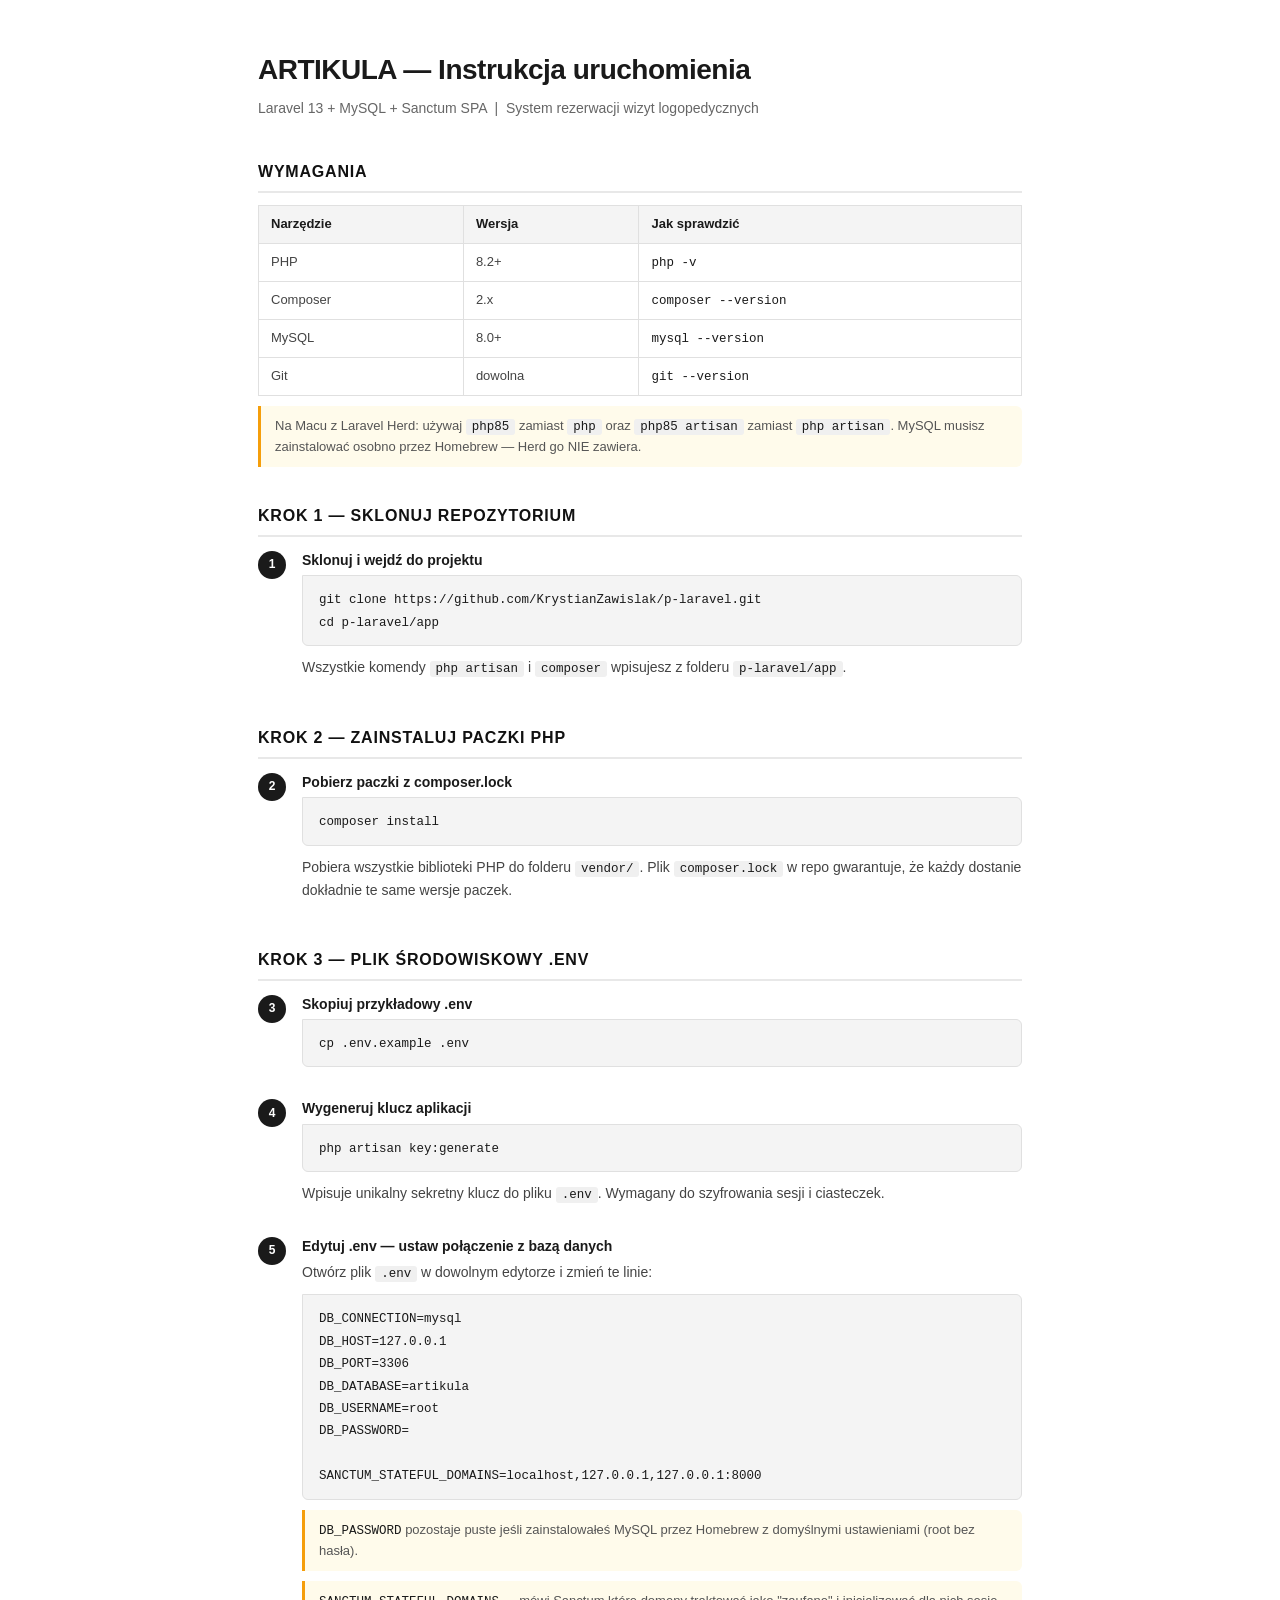
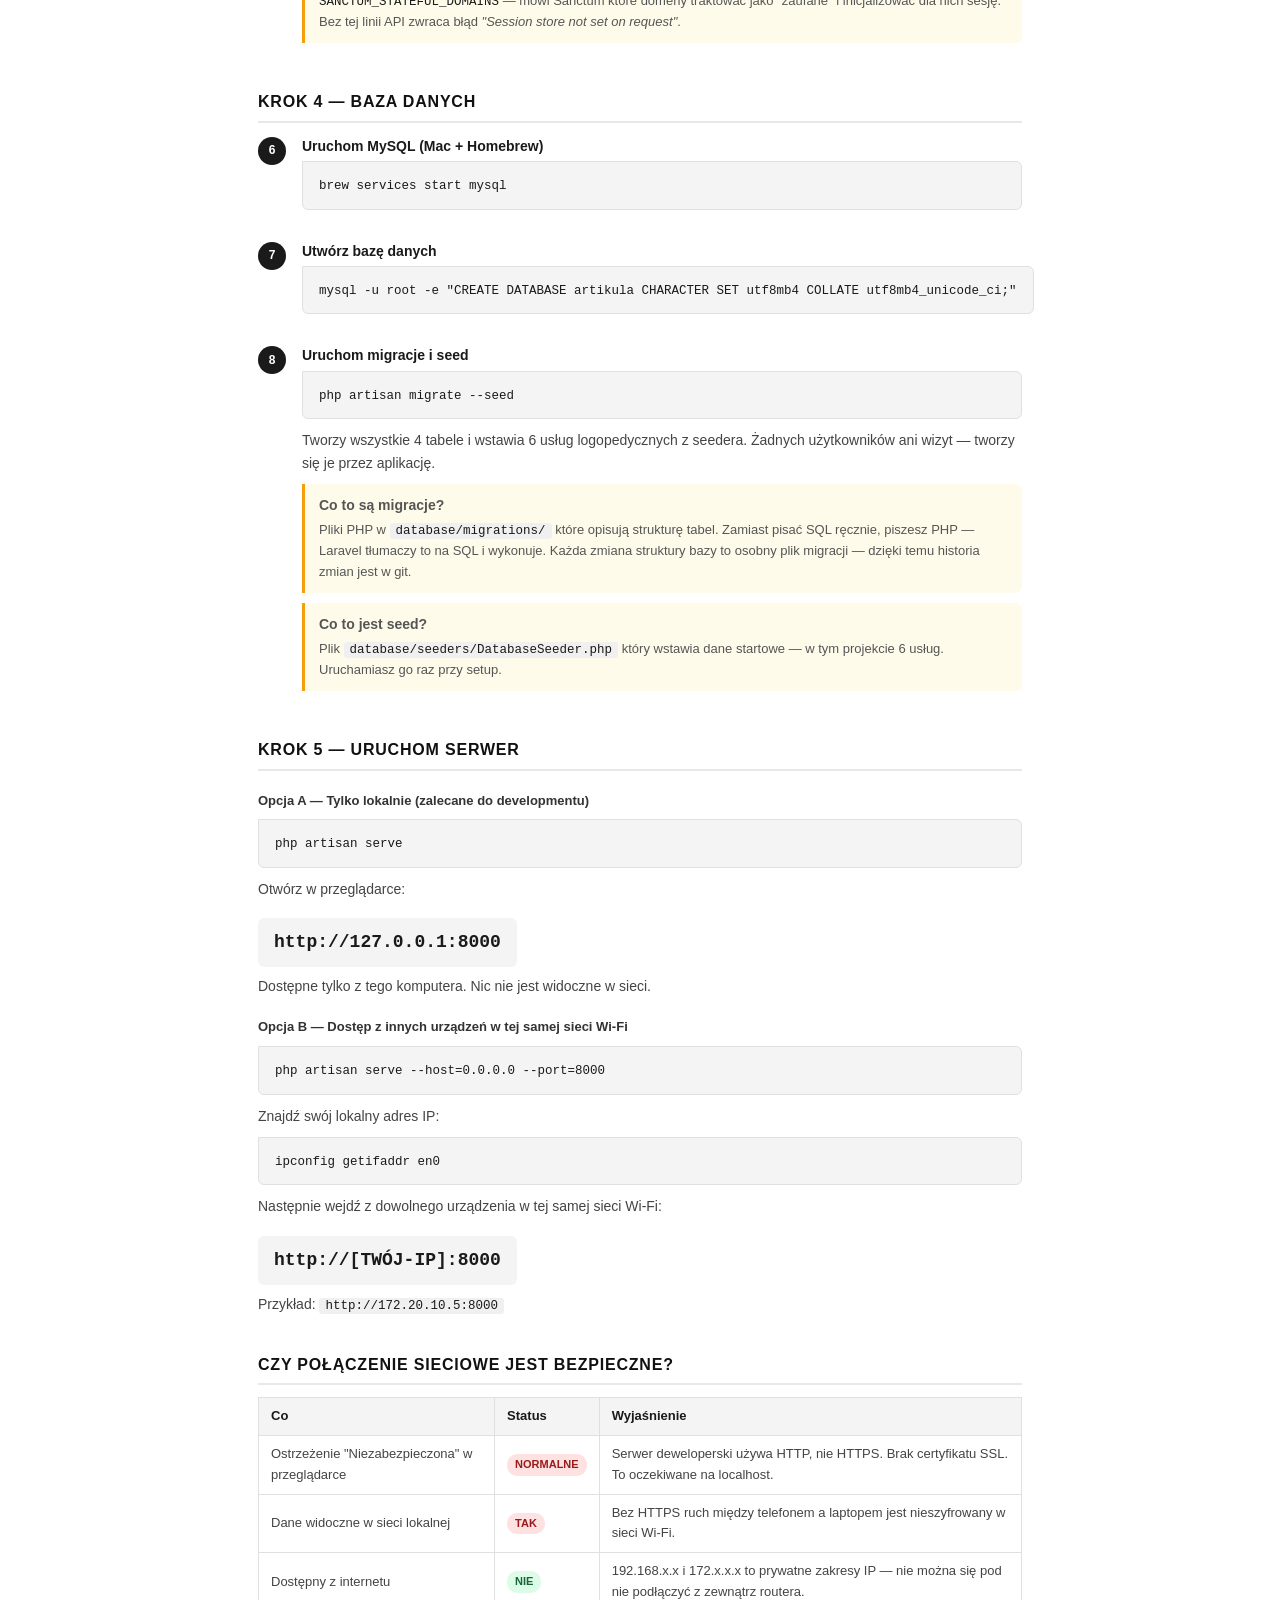
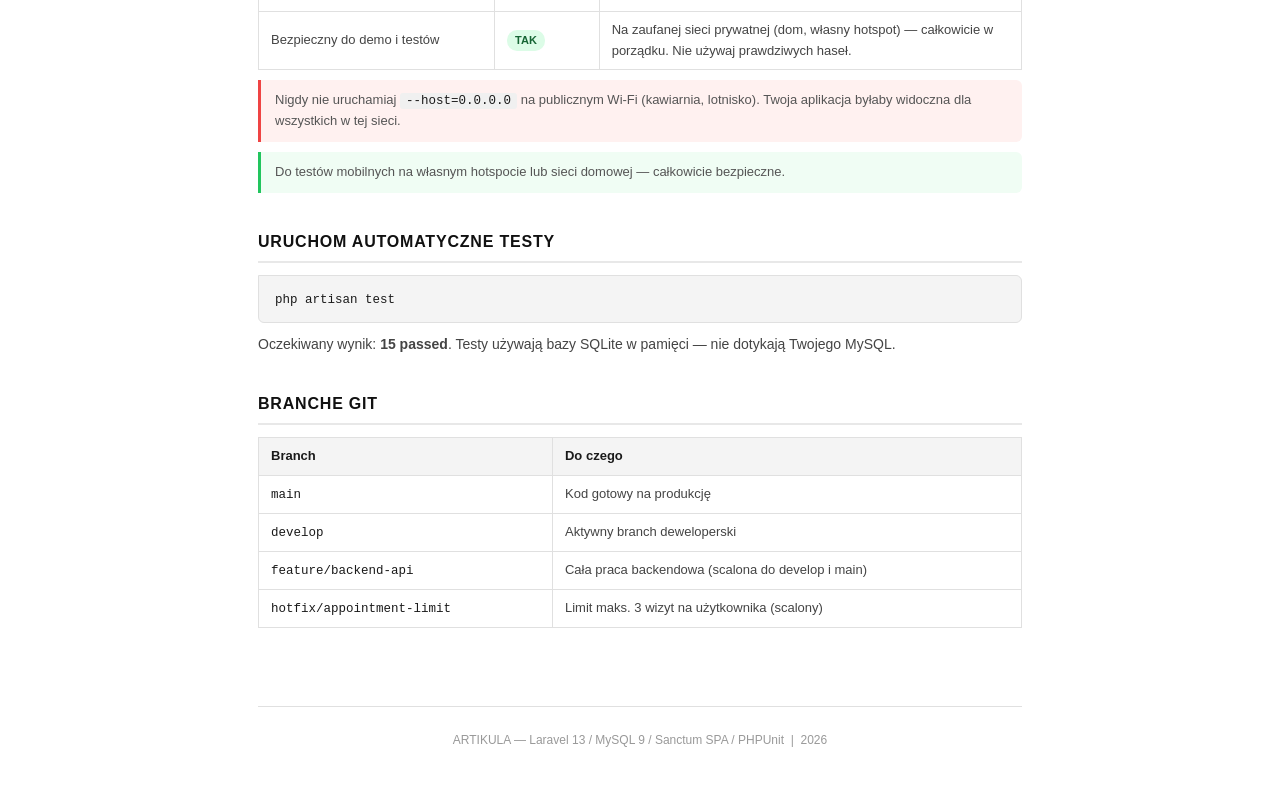
<file: kompendium/polish-version/setup-pl.html>
<!DOCTYPE html>
<html lang="pl">
<head>
<meta charset="UTF-8" />
<meta name="viewport" content="width=device-width, initial-scale=1.0" />
<title>ARTIKULA — Instrukcja uruchomienia</title>
<style>
  * { margin: 0; padding: 0; box-sizing: border-box; }
  body { font-family: 'Helvetica Neue', Arial, sans-serif; font-size: 14px; color: #1a1a1a; line-height: 1.6; background: #fff; padding: 48px; max-width: 860px; margin: 0 auto; }
  h1 { font-size: 28px; font-weight: 700; margin-bottom: 4px; letter-spacing: -0.5px; }
  .subtitle { font-size: 14px; color: #666; margin-bottom: 40px; }
  h2 { font-size: 16px; font-weight: 700; margin: 36px 0 12px; padding-bottom: 6px; border-bottom: 2px solid #e8e8e8; text-transform: uppercase; letter-spacing: 0.05em; color: #111; }
  h3 { font-size: 13px; font-weight: 700; margin: 20px 0 8px; color: #333; }
  p { margin-bottom: 10px; color: #444; }
  .step { display: flex; gap: 16px; margin-bottom: 20px; }
  .step-num { flex-shrink: 0; width: 28px; height: 28px; background: #1a1a1a; color: #fff; border-radius: 50%; display: flex; align-items: center; justify-content: center; font-size: 12px; font-weight: 700; margin-top: 2px; }
  .step-body { flex: 1; }
  .step-body strong { display: block; margin-bottom: 4px; font-size: 14px; }
  .file-tag { display: inline-flex; align-items: center; gap: 6px; background: #1a1a1a; color: #fff; font-family: monospace; font-size: 11px; padding: 3px 10px; border-radius: 4px; margin-bottom: 4px; }
  .file-tag .lines { background: #c084fc; color: #1a1a1a; padding: 1px 6px; border-radius: 3px; font-weight: 700; margin-left: 4px; }
  pre { background: #f4f4f4; border: 1px solid #e0e0e0; border-radius: 0 6px 6px 6px; padding: 12px 16px; margin: 0 0 10px; overflow-x: auto; }
  code { font-family: 'SF Mono', 'Fira Code', Consolas, monospace; font-size: 12.5px; color: #1a1a1a; }
  .inline { background: #f0f0f0; padding: 1px 6px; border-radius: 3px; font-family: monospace; font-size: 12.5px; }
  .note { background: #fffbeb; border-left: 3px solid #f59e0b; padding: 10px 14px; margin: 10px 0; border-radius: 0 6px 6px 0; font-size: 13px; color: #555; }
  .warn { background: #fff1f0; border-left: 3px solid #ef4444; padding: 10px 14px; margin: 10px 0; border-radius: 0 6px 6px 0; font-size: 13px; color: #555; }
  .ok { background: #f0fdf4; border-left: 3px solid #22c55e; padding: 10px 14px; margin: 10px 0; border-radius: 0 6px 6px 0; font-size: 13px; color: #555; }
  .url { font-size: 18px; font-weight: 700; background: #f4f4f4; padding: 10px 16px; border-radius: 6px; display: inline-block; margin: 8px 0; font-family: monospace; }
  table { width: 100%; border-collapse: collapse; margin: 10px 0; font-size: 13px; }
  th { background: #f4f4f4; padding: 8px 12px; text-align: left; font-weight: 700; border: 1px solid #e0e0e0; }
  td { padding: 8px 12px; border: 1px solid #e0e0e0; color: #444; }
  .badge { display: inline-block; padding: 2px 8px; border-radius: 10px; font-size: 11px; font-weight: 700; }
  .badge-green { background: #dcfce7; color: #166534; }
  .badge-red { background: #fee2e2; color: #991b1b; }
  @media print { body { padding: 20px; font-size: 12px; } pre { break-inside: avoid; } .step { break-inside: avoid; } }
</style>
</head>
<body>

<h1>ARTIKULA — Instrukcja uruchomienia</h1>
<p class="subtitle">Laravel 13 + MySQL + Sanctum SPA &nbsp;|&nbsp; System rezerwacji wizyt logopedycznych</p>

<h2>Wymagania</h2>
<table>
  <tr><th>Narzędzie</th><th>Wersja</th><th>Jak sprawdzić</th></tr>
  <tr><td>PHP</td><td>8.2+</td><td><code>php -v</code></td></tr>
  <tr><td>Composer</td><td>2.x</td><td><code>composer --version</code></td></tr>
  <tr><td>MySQL</td><td>8.0+</td><td><code>mysql --version</code></td></tr>
  <tr><td>Git</td><td>dowolna</td><td><code>git --version</code></td></tr>
</table>
<div class="note">Na Macu z Laravel Herd: używaj <code class="inline">php85</code> zamiast <code class="inline">php</code> oraz <code class="inline">php85 artisan</code> zamiast <code class="inline">php artisan</code>. MySQL musisz zainstalować osobno przez Homebrew — Herd go NIE zawiera.</div>

<h2>Krok 1 — Sklonuj repozytorium</h2>
<div class="step">
  <div class="step-num">1</div>
  <div class="step-body">
    <strong>Sklonuj i wejdź do projektu</strong>
    <pre><code>git clone https://github.com/KrystianZawislak/p-laravel.git
cd p-laravel/app</code></pre>
    <p>Wszystkie komendy <code class="inline">php artisan</code> i <code class="inline">composer</code> wpisujesz z folderu <code class="inline">p-laravel/app</code>.</p>
  </div>
</div>

<h2>Krok 2 — Zainstaluj paczki PHP</h2>
<div class="step">
  <div class="step-num">2</div>
  <div class="step-body">
    <strong>Pobierz paczki z composer.lock</strong>
    <pre><code>composer install</code></pre>
    <p>Pobiera wszystkie biblioteki PHP do folderu <code class="inline">vendor/</code>. Plik <code class="inline">composer.lock</code> w repo gwarantuje, że każdy dostanie dokładnie te same wersje paczek.</p>
  </div>
</div>

<h2>Krok 3 — Plik środowiskowy .env</h2>
<div class="step">
  <div class="step-num">3</div>
  <div class="step-body">
    <strong>Skopiuj przykładowy .env</strong>
    <pre><code>cp .env.example .env</code></pre>
  </div>
</div>
<div class="step">
  <div class="step-num">4</div>
  <div class="step-body">
    <strong>Wygeneruj klucz aplikacji</strong>
    <pre><code>php artisan key:generate</code></pre>
    <p>Wpisuje unikalny sekretny klucz do pliku <code class="inline">.env</code>. Wymagany do szyfrowania sesji i ciasteczek.</p>
  </div>
</div>
<div class="step">
  <div class="step-num">5</div>
  <div class="step-body">
    <strong>Edytuj .env — ustaw połączenie z bazą danych</strong>
    <p>Otwórz plik <code class="inline">.env</code> w dowolnym edytorze i zmień te linie:</p>
    <pre><code>DB_CONNECTION=mysql
DB_HOST=127.0.0.1
DB_PORT=3306
DB_DATABASE=artikula
DB_USERNAME=root
DB_PASSWORD=

SANCTUM_STATEFUL_DOMAINS=localhost,127.0.0.1,127.0.0.1:8000</code></pre>
    <div class="note"><code>DB_PASSWORD</code> pozostaje puste jeśli zainstalowałeś MySQL przez Homebrew z domyślnymi ustawieniami (root bez hasła).</div>
    <div class="note"><code>SANCTUM_STATEFUL_DOMAINS</code> — mówi Sanctum które domeny traktować jako "zaufane" i inicjalizować dla nich sesję. Bez tej linii API zwraca błąd <em>"Session store not set on request"</em>.</div>
  </div>
</div>

<h2>Krok 4 — Baza danych</h2>
<div class="step">
  <div class="step-num">6</div>
  <div class="step-body">
    <strong>Uruchom MySQL (Mac + Homebrew)</strong>
    <pre><code>brew services start mysql</code></pre>
  </div>
</div>
<div class="step">
  <div class="step-num">7</div>
  <div class="step-body">
    <strong>Utwórz bazę danych</strong>
    <pre><code>mysql -u root -e "CREATE DATABASE artikula CHARACTER SET utf8mb4 COLLATE utf8mb4_unicode_ci;"</code></pre>
  </div>
</div>
<div class="step">
  <div class="step-num">8</div>
  <div class="step-body">
    <strong>Uruchom migracje i seed</strong>
    <pre><code>php artisan migrate --seed</code></pre>
    <p>Tworzy wszystkie 4 tabele i wstawia 6 usług logopedycznych z seederа. Żadnych użytkowników ani wizyt — tworzy się je przez aplikację.</p>
    <div class="note"><strong>Co to są migracje?</strong> Pliki PHP w <code class="inline">database/migrations/</code> które opisują strukturę tabel. Zamiast pisać SQL ręcznie, piszesz PHP — Laravel tłumaczy to na SQL i wykonuje. Każda zmiana struktury bazy to osobny plik migracji — dzięki temu historia zmian jest w git.</div>
    <div class="note"><strong>Co to jest seed?</strong> Plik <code class="inline">database/seeders/DatabaseSeeder.php</code> który wstawia dane startowe — w tym projekcie 6 usług. Uruchamiasz go raz przy setup.</div>
  </div>
</div>

<h2>Krok 5 — Uruchom serwer</h2>

<h3>Opcja A — Tylko lokalnie (zalecane do developmentu)</h3>
<pre><code>php artisan serve</code></pre>
<p>Otwórz w przeglądarce:</p>
<div class="url">http://127.0.0.1:8000</div>
<p>Dostępne tylko z tego komputera. Nic nie jest widoczne w sieci.</p>

<h3>Opcja B — Dostęp z innych urządzeń w tej samej sieci Wi-Fi</h3>
<pre><code>php artisan serve --host=0.0.0.0 --port=8000</code></pre>
<p>Znajdź swój lokalny adres IP:</p>
<pre><code>ipconfig getifaddr en0</code></pre>
<p>Następnie wejdź z dowolnego urządzenia w tej samej sieci Wi-Fi:</p>
<div class="url">http://[TWÓJ-IP]:8000</div>
<p>Przykład: <code class="inline">http://172.20.10.5:8000</code></p>

<h2>Czy połączenie sieciowe jest bezpieczne?</h2>
<table>
  <tr><th>Co</th><th>Status</th><th>Wyjaśnienie</th></tr>
  <tr><td>Ostrzeżenie "Niezabezpieczona" w przeglądarce</td><td><span class="badge badge-red">NORMALNE</span></td><td>Serwer deweloperski używa HTTP, nie HTTPS. Brak certyfikatu SSL. To oczekiwane na localhost.</td></tr>
  <tr><td>Dane widoczne w sieci lokalnej</td><td><span class="badge badge-red">TAK</span></td><td>Bez HTTPS ruch między telefonem a laptopem jest nieszyfrowany w sieci Wi-Fi.</td></tr>
  <tr><td>Dostępny z internetu</td><td><span class="badge badge-green">NIE</span></td><td>192.168.x.x i 172.x.x.x to prywatne zakresy IP — nie można się pod nie podłączyć z zewnątrz routera.</td></tr>
  <tr><td>Bezpieczny do demo i testów</td><td><span class="badge badge-green">TAK</span></td><td>Na zaufanej sieci prywatnej (dom, własny hotspot) — całkowicie w porządku. Nie używaj prawdziwych haseł.</td></tr>
</table>
<div class="warn">Nigdy nie uruchamiaj <code class="inline">--host=0.0.0.0</code> na publicznym Wi-Fi (kawiarnia, lotnisko). Twoja aplikacja byłaby widoczna dla wszystkich w tej sieci.</div>
<div class="ok">Do testów mobilnych na własnym hotspocie lub sieci domowej — całkowicie bezpieczne.</div>

<h2>Uruchom automatyczne testy</h2>
<pre><code>php artisan test</code></pre>
<p>Oczekiwany wynik: <strong>15 passed</strong>. Testy używają bazy SQLite w pamięci — nie dotykają Twojego MySQL.</p>

<h2>Branche git</h2>
<table>
  <tr><th>Branch</th><th>Do czego</th></tr>
  <tr><td><code>main</code></td><td>Kod gotowy na produkcję</td></tr>
  <tr><td><code>develop</code></td><td>Aktywny branch deweloperski</td></tr>
  <tr><td><code>feature/backend-api</code></td><td>Cała praca backendowa (scalona do develop i main)</td></tr>
  <tr><td><code>hotfix/appointment-limit</code></td><td>Limit maks. 3 wizyt na użytkownika (scalony)</td></tr>
</table>

<br><br>
<hr style="border:none;border-top:1px solid #e0e0e0;margin:24px 0">
<p style="font-size:12px;color:#999;text-align:center">ARTIKULA — Laravel 13 / MySQL 9 / Sanctum SPA / PHPUnit &nbsp;|&nbsp; 2026</p>
</body>
</html>
</file>
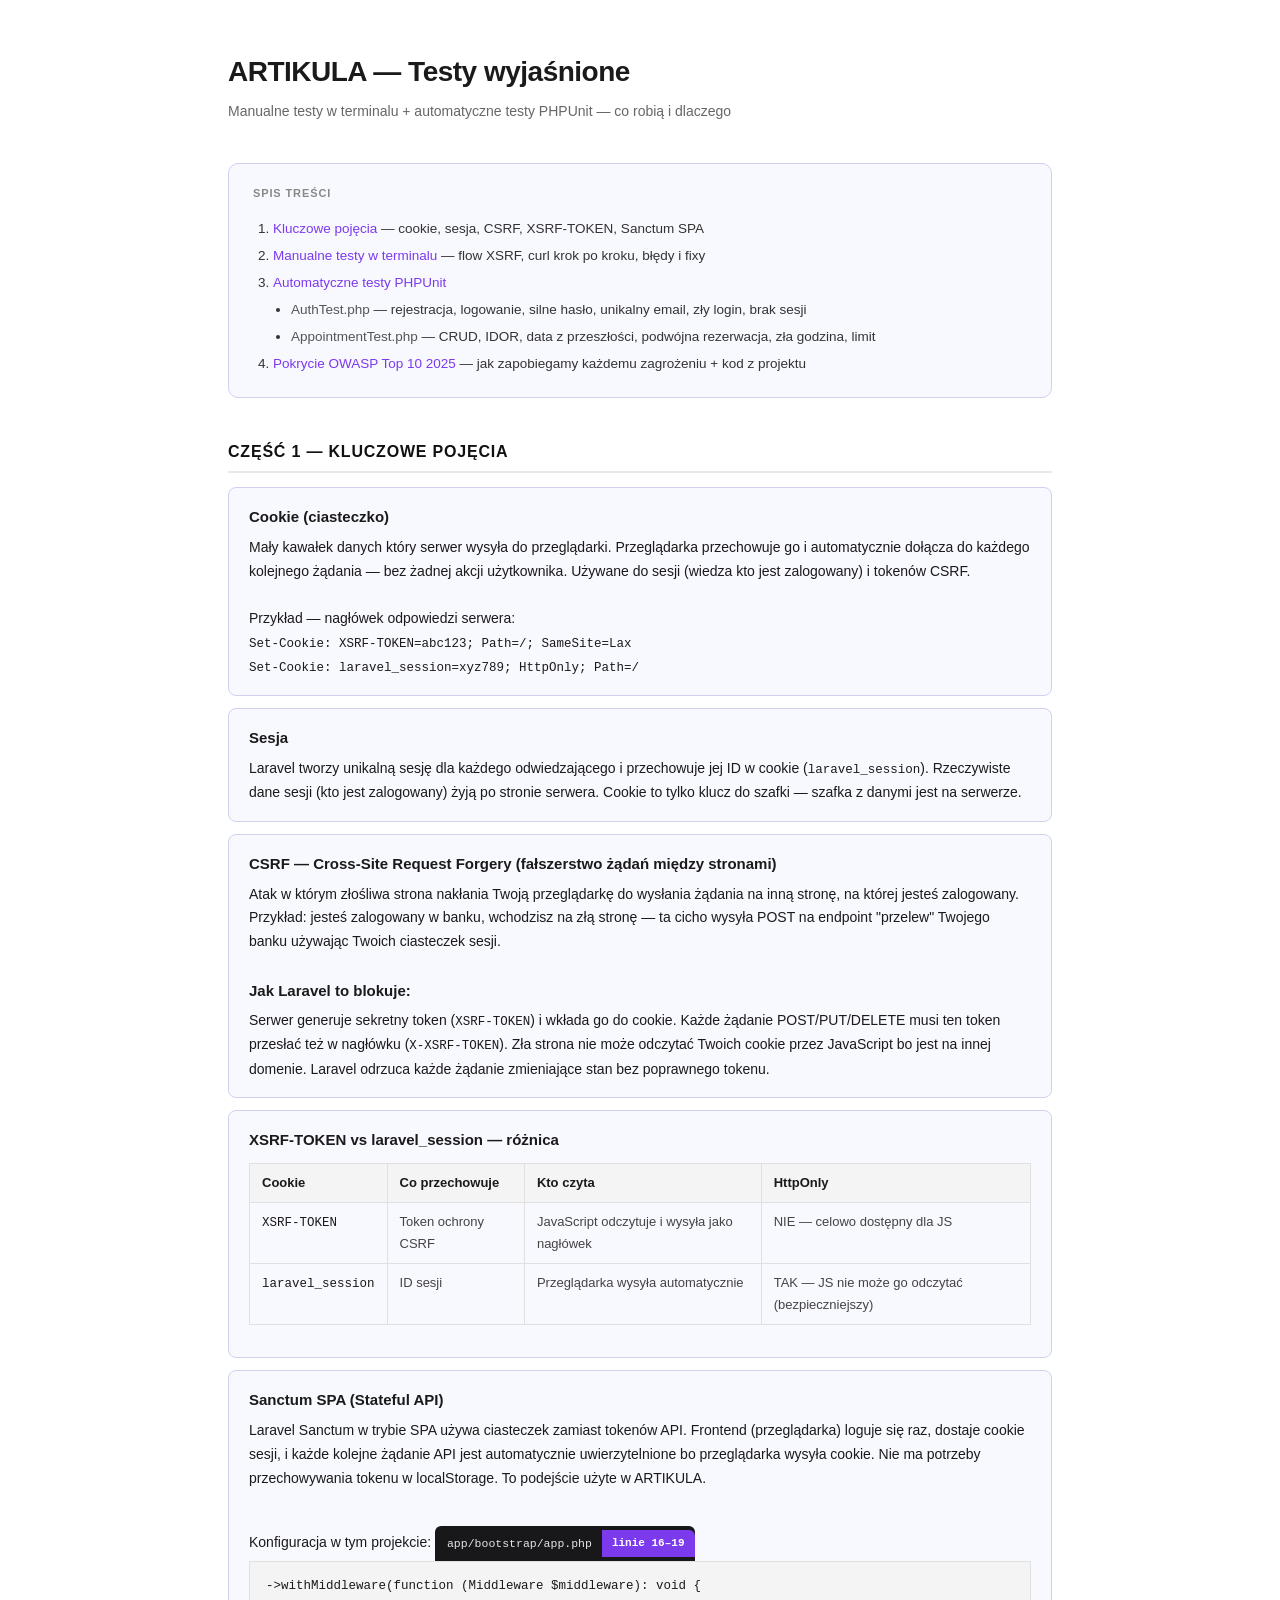
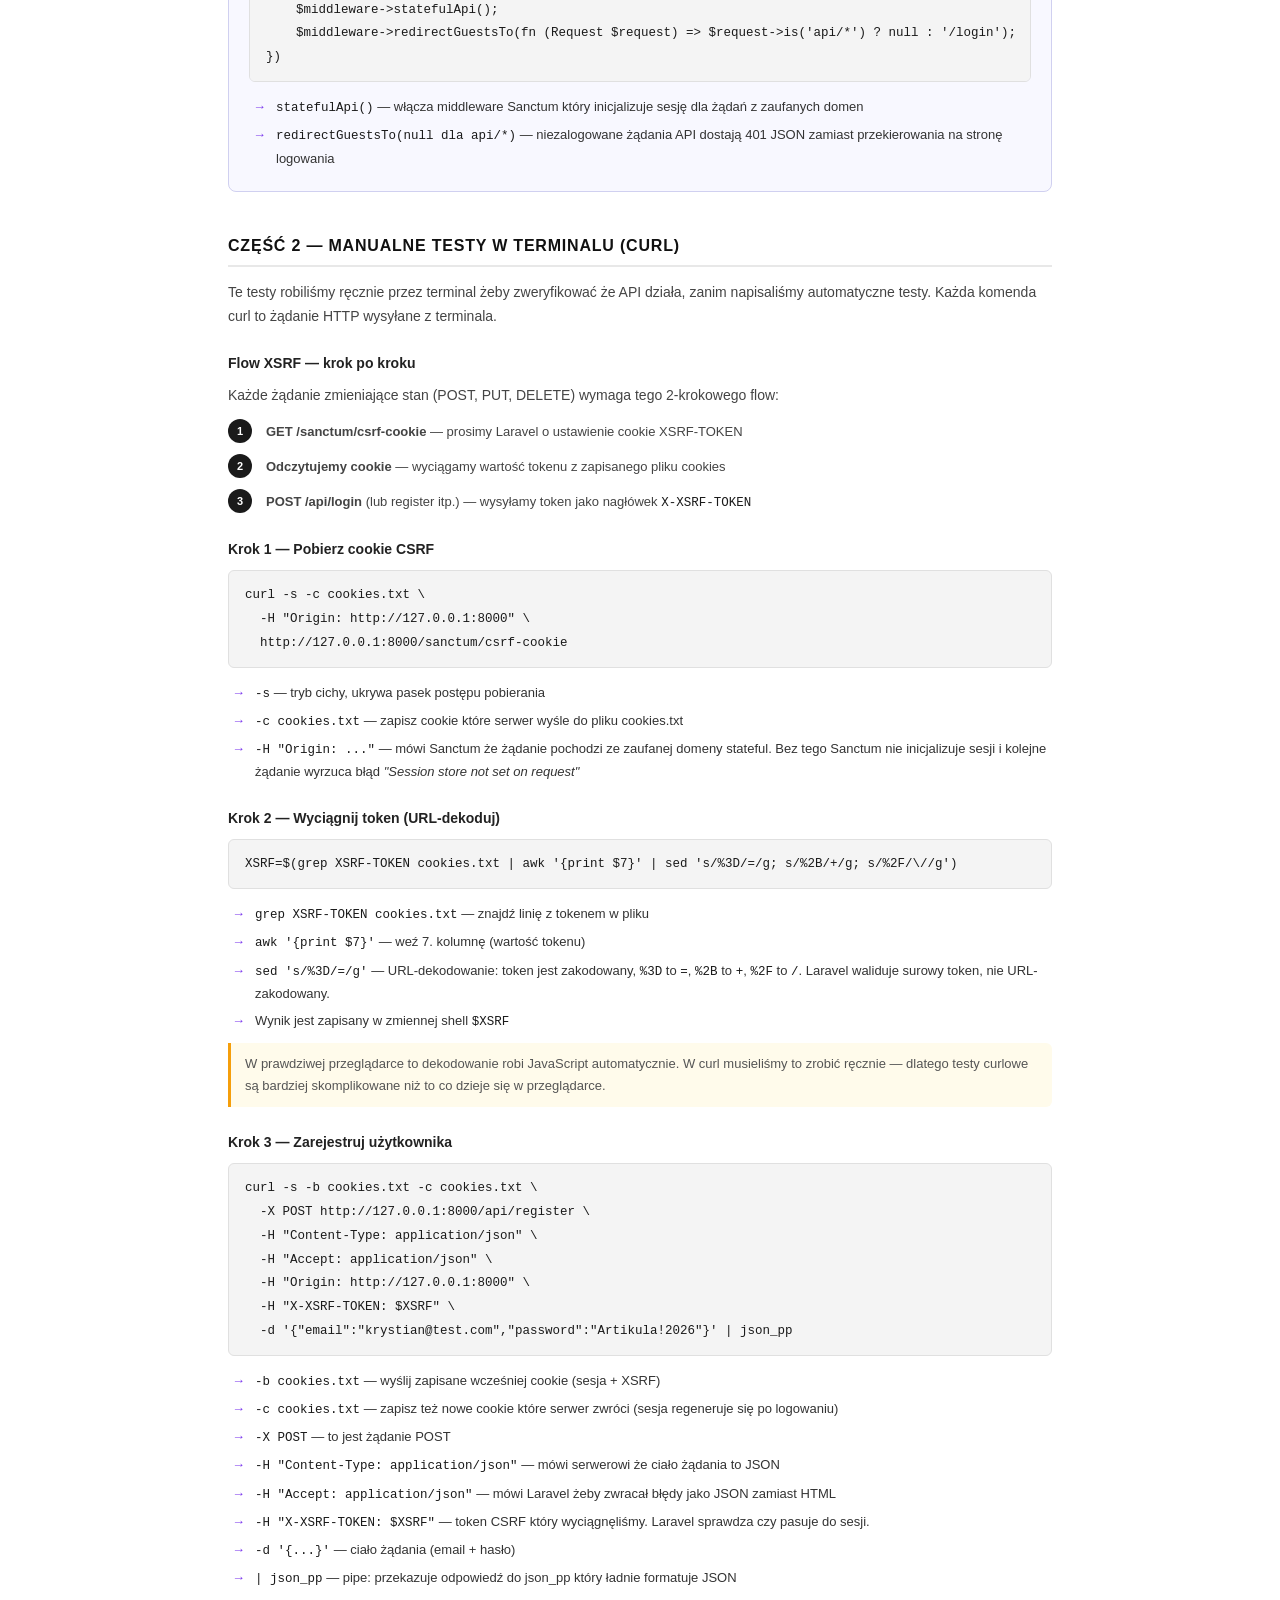
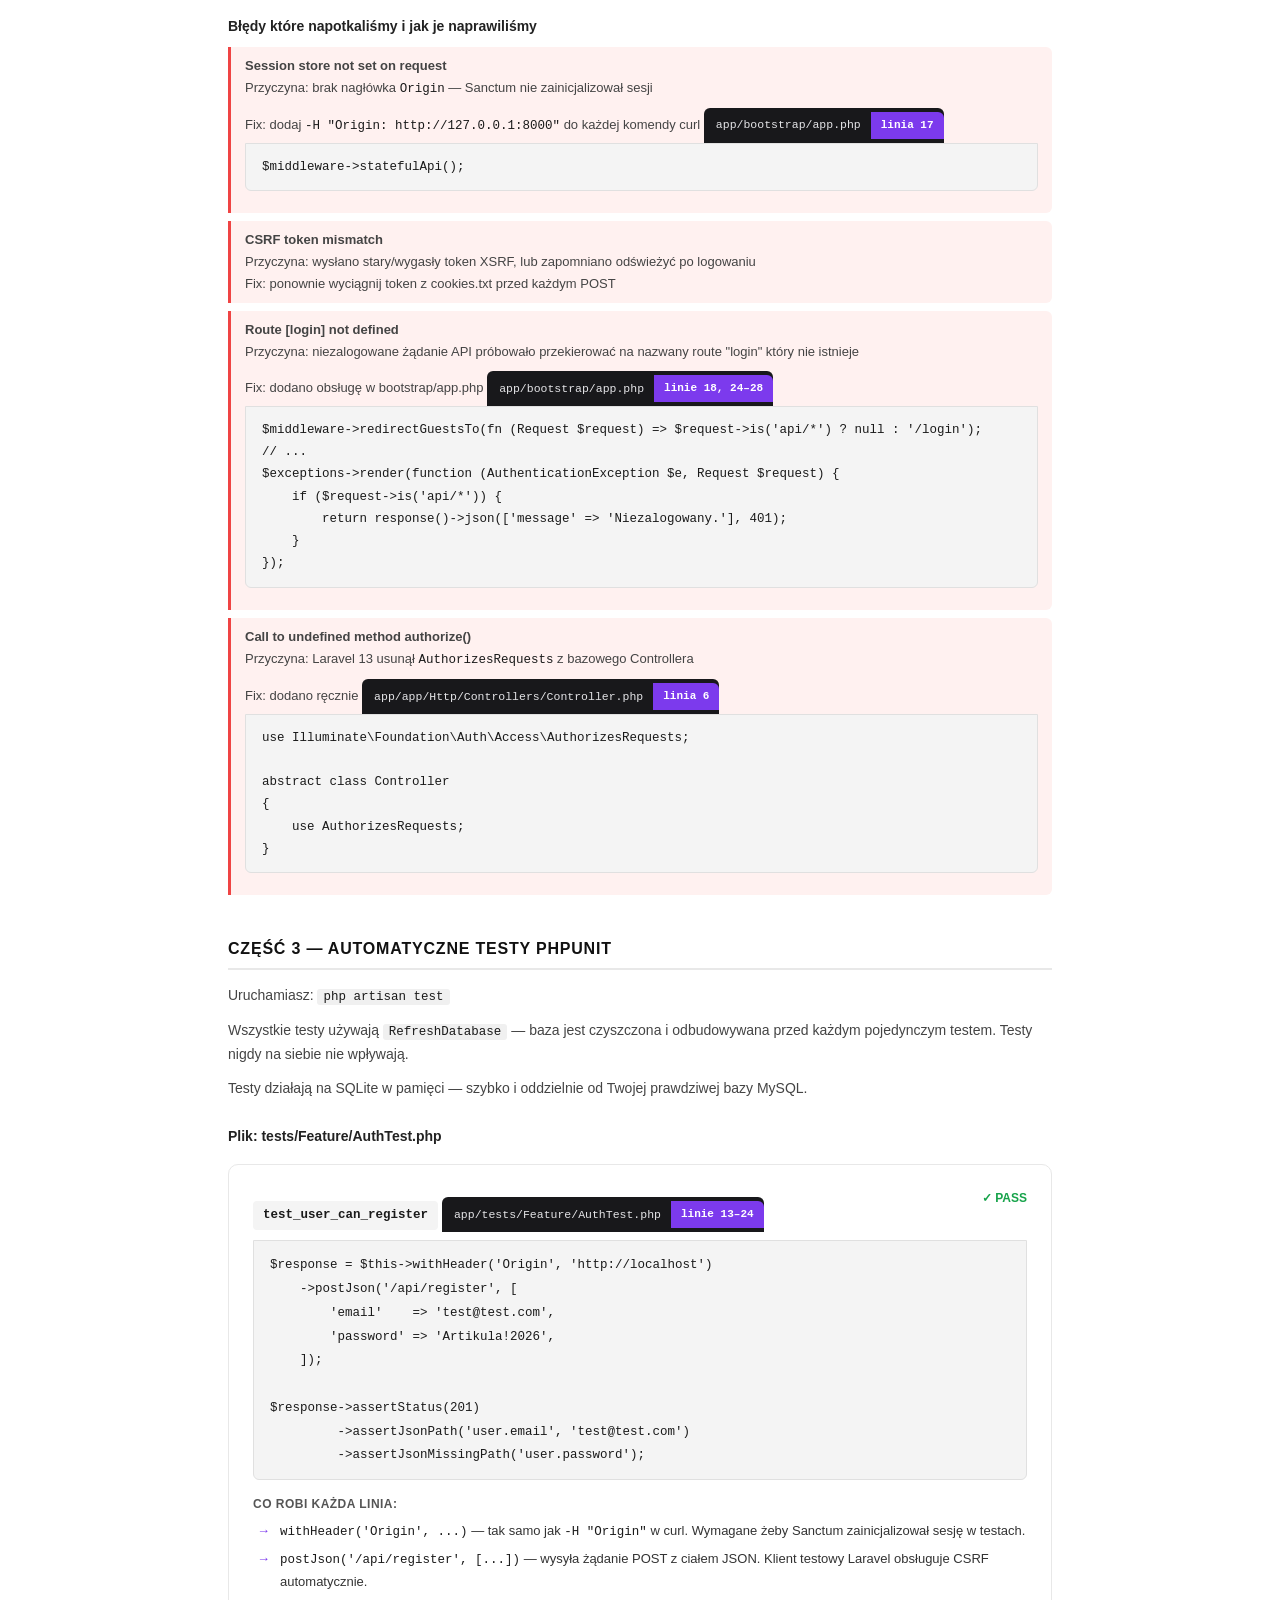
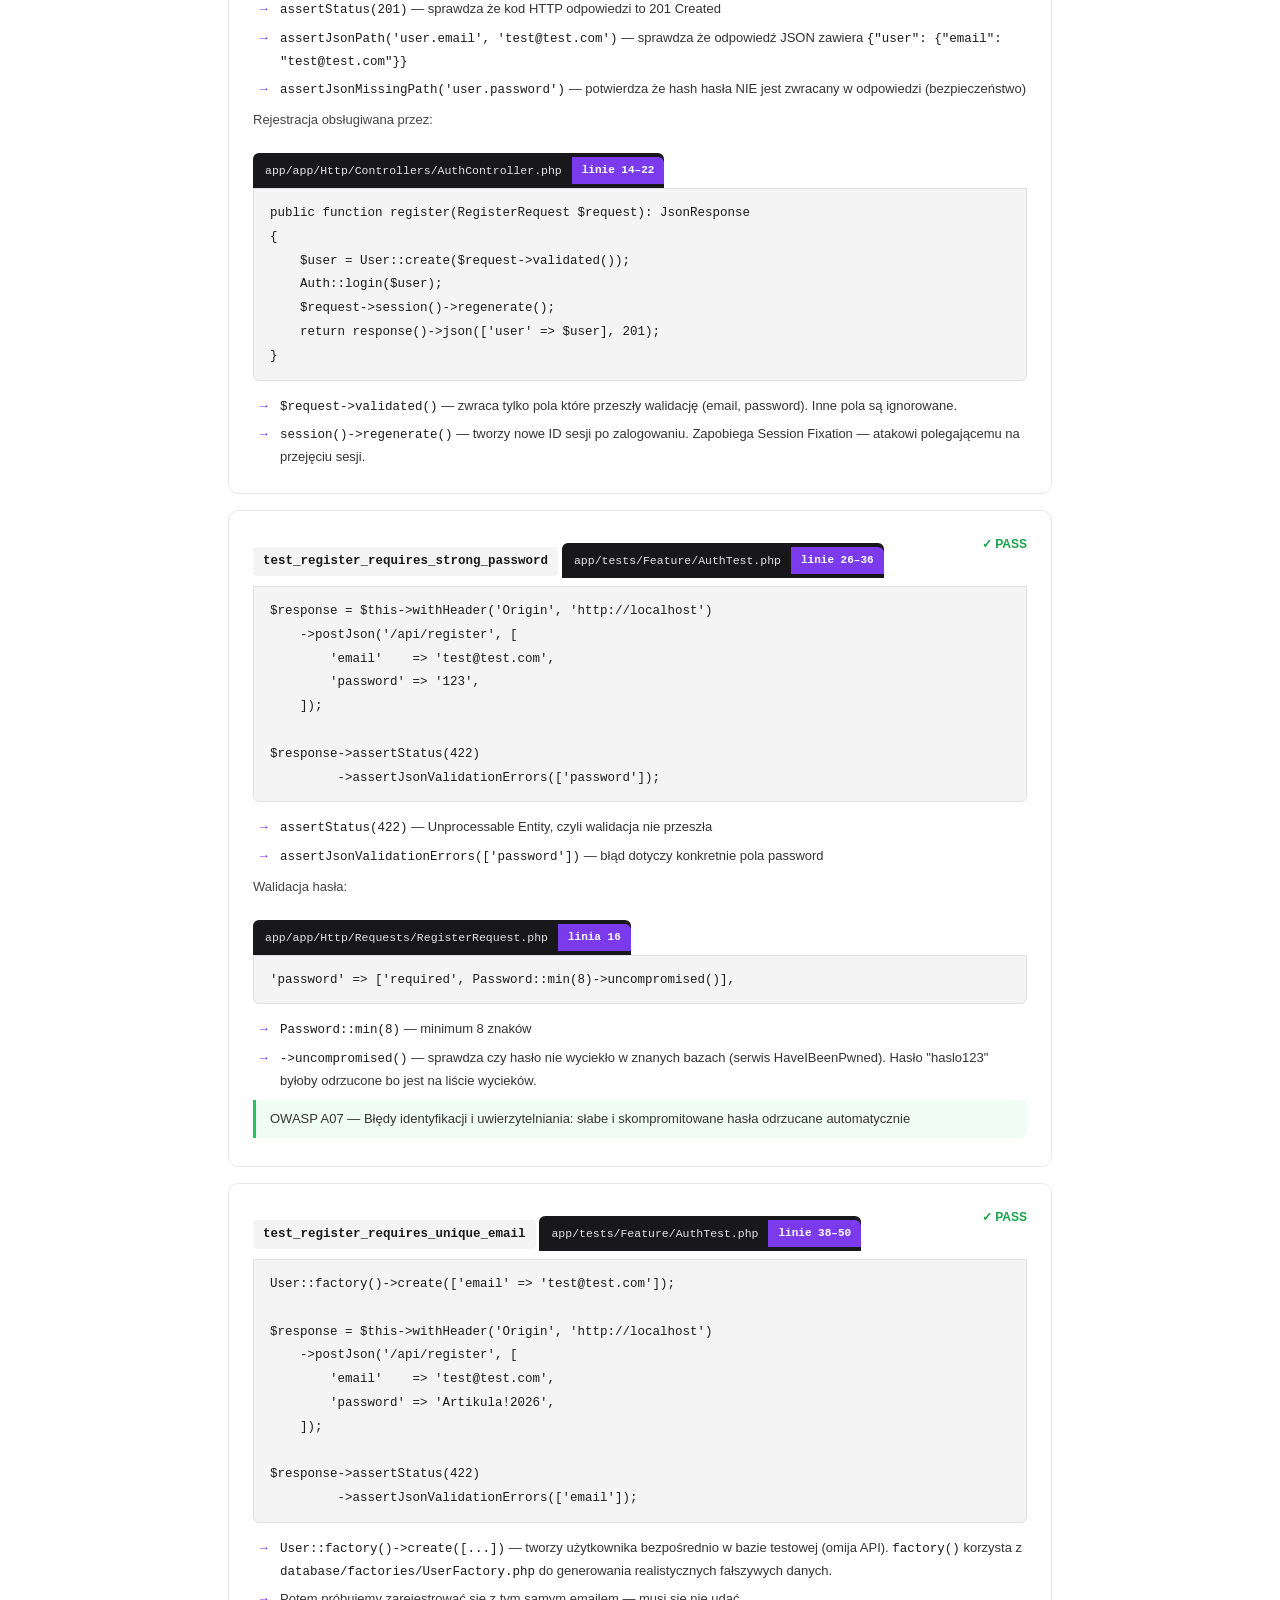
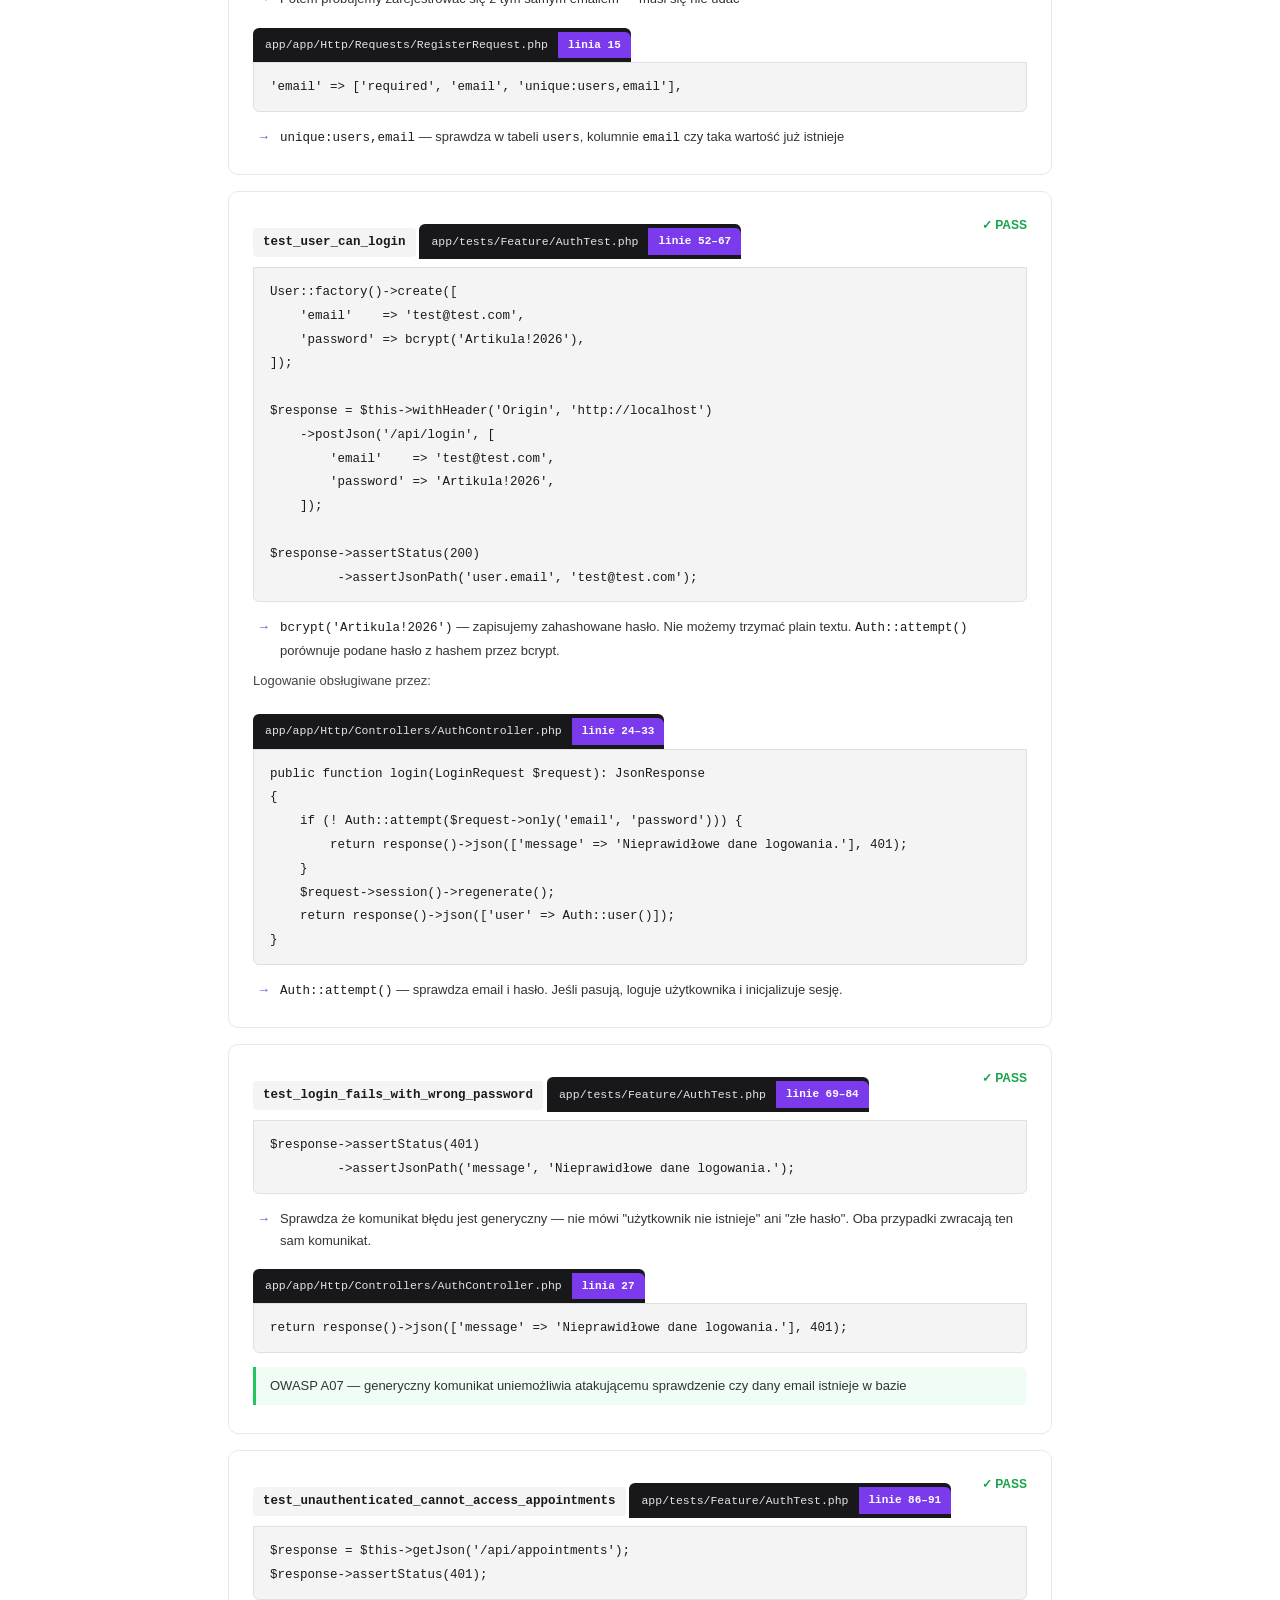
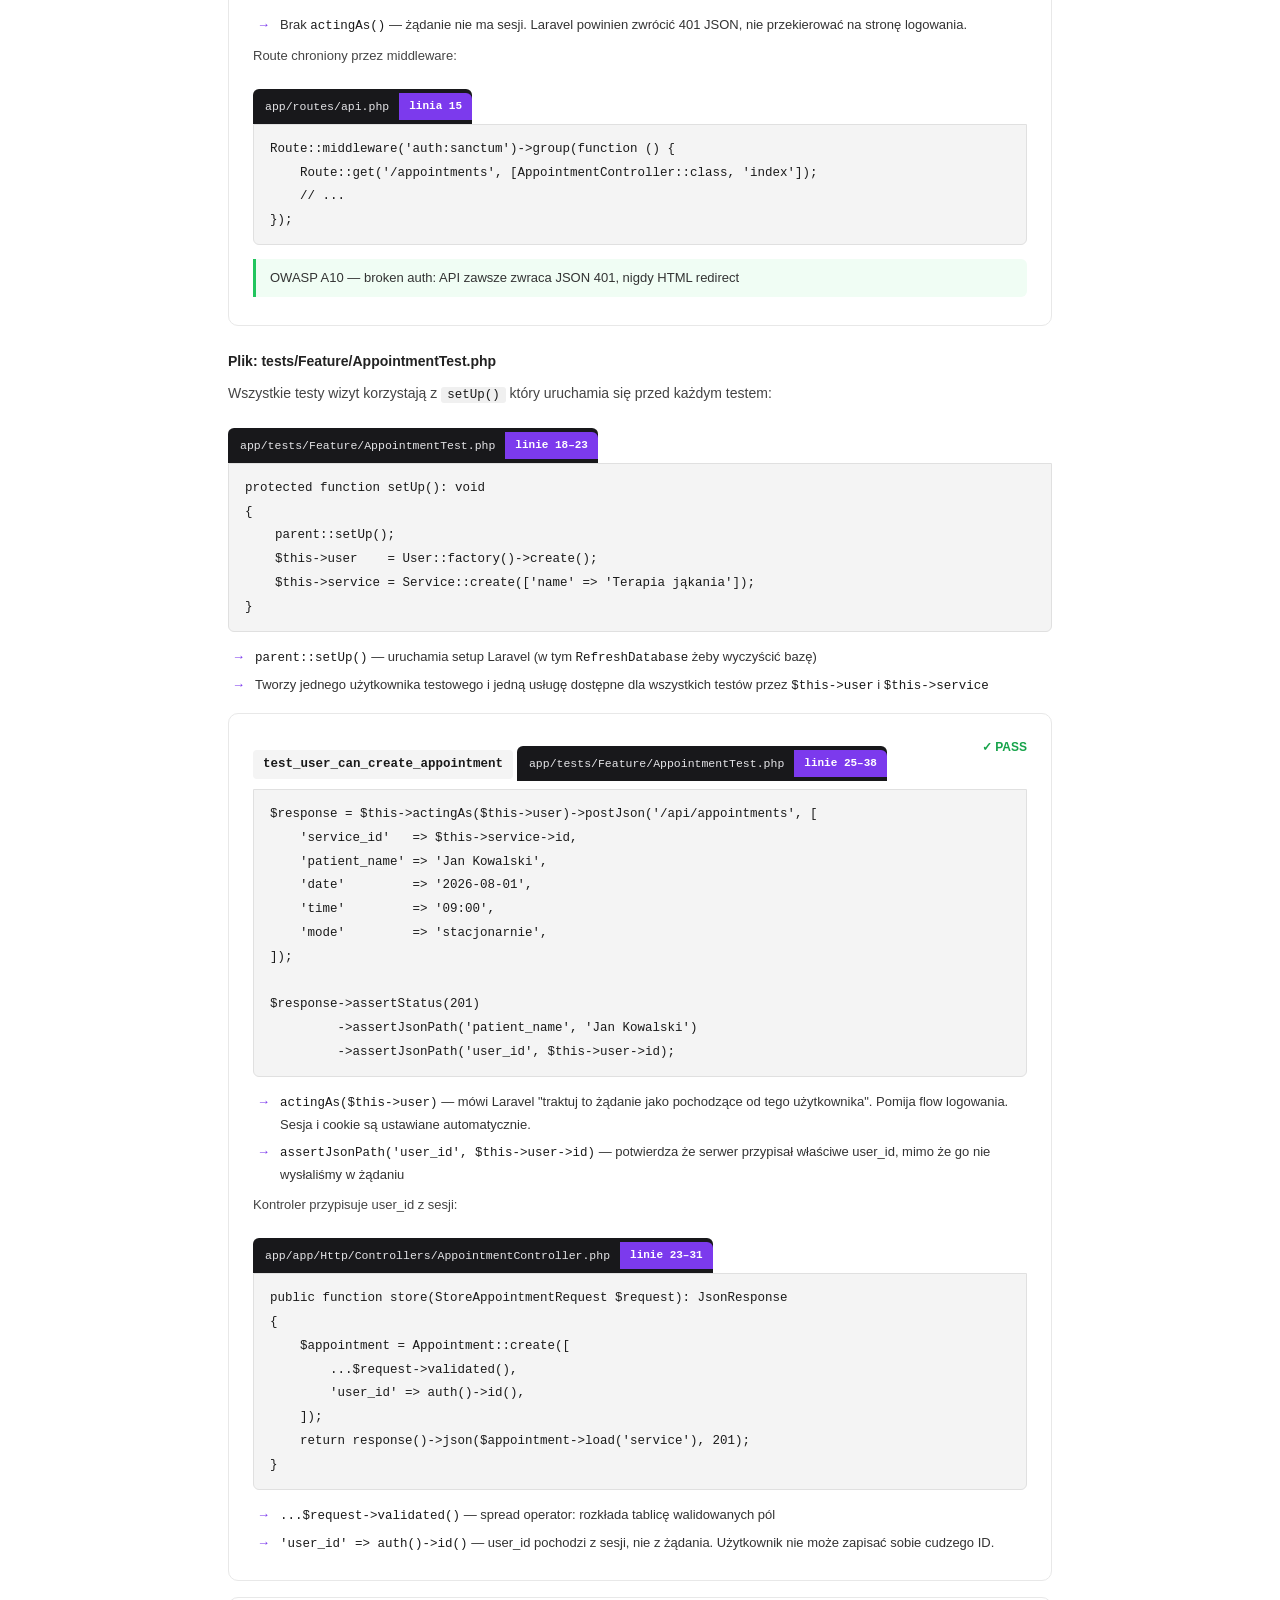
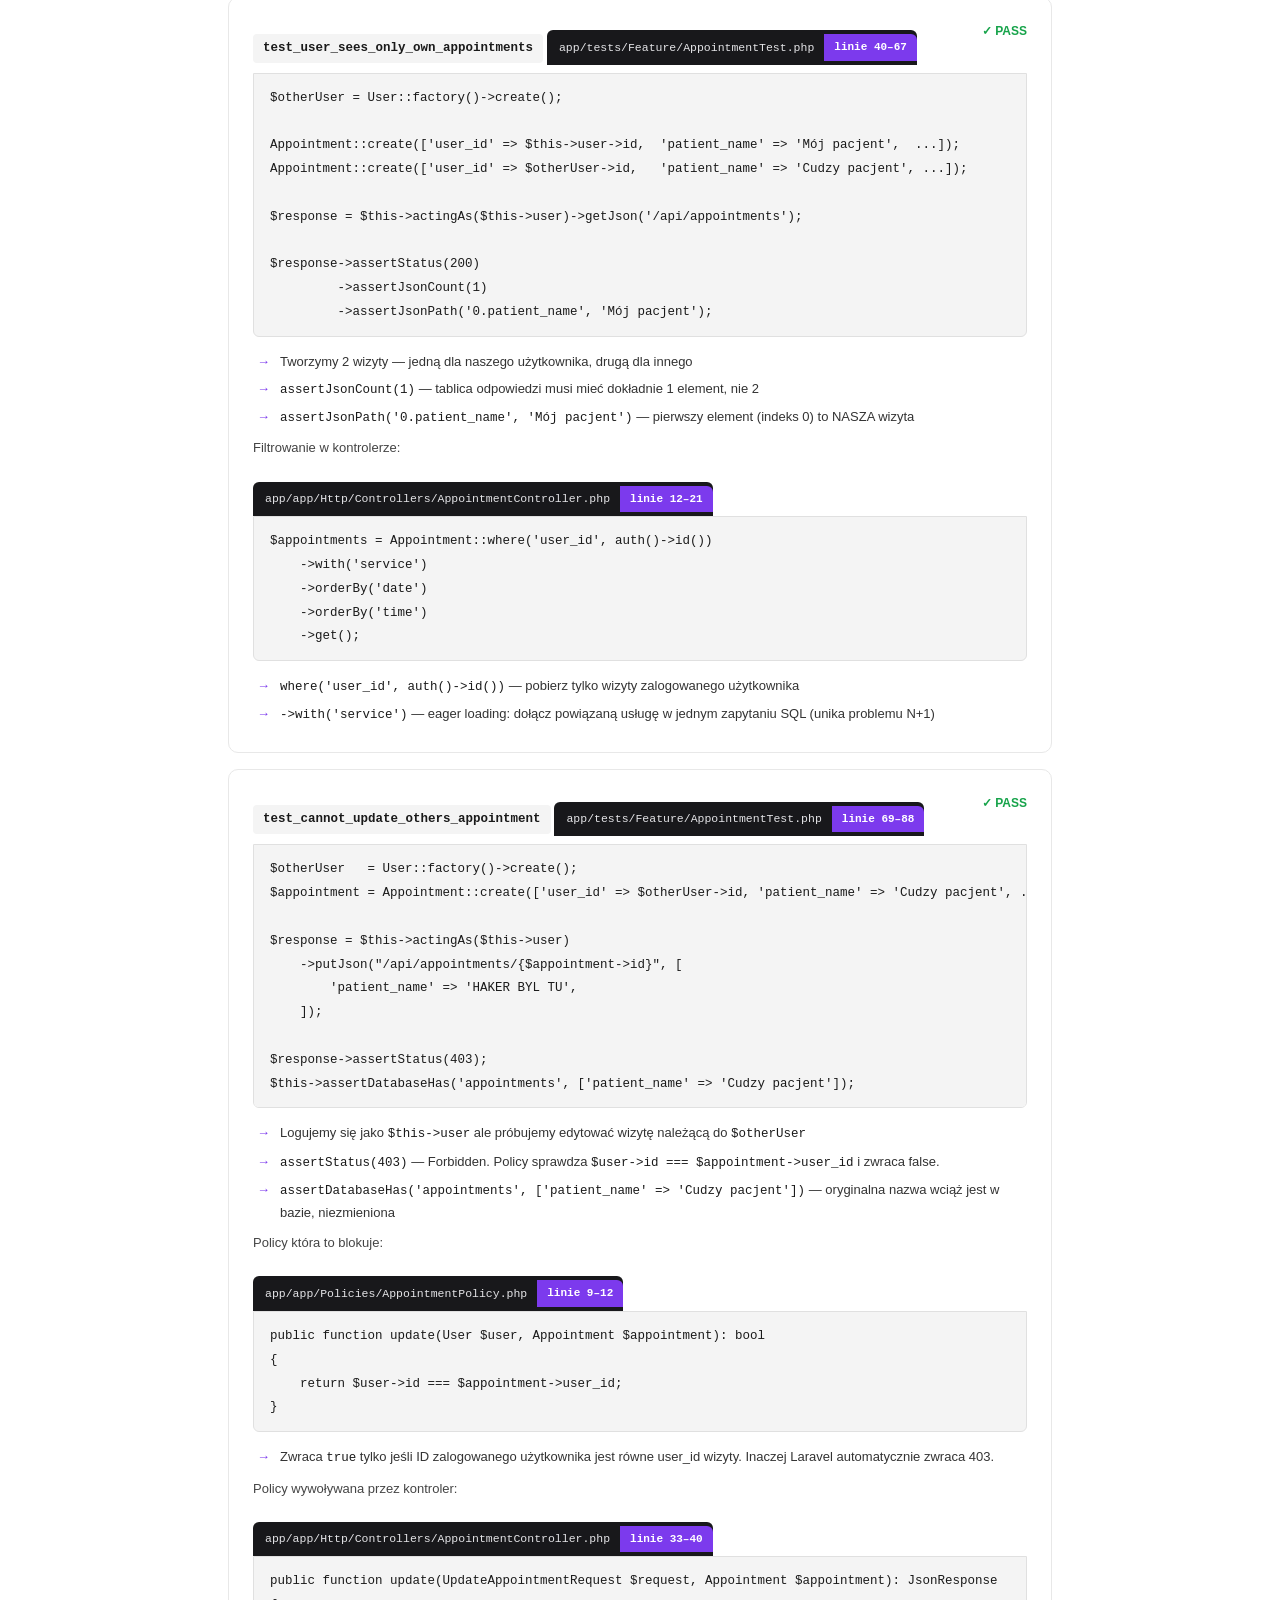
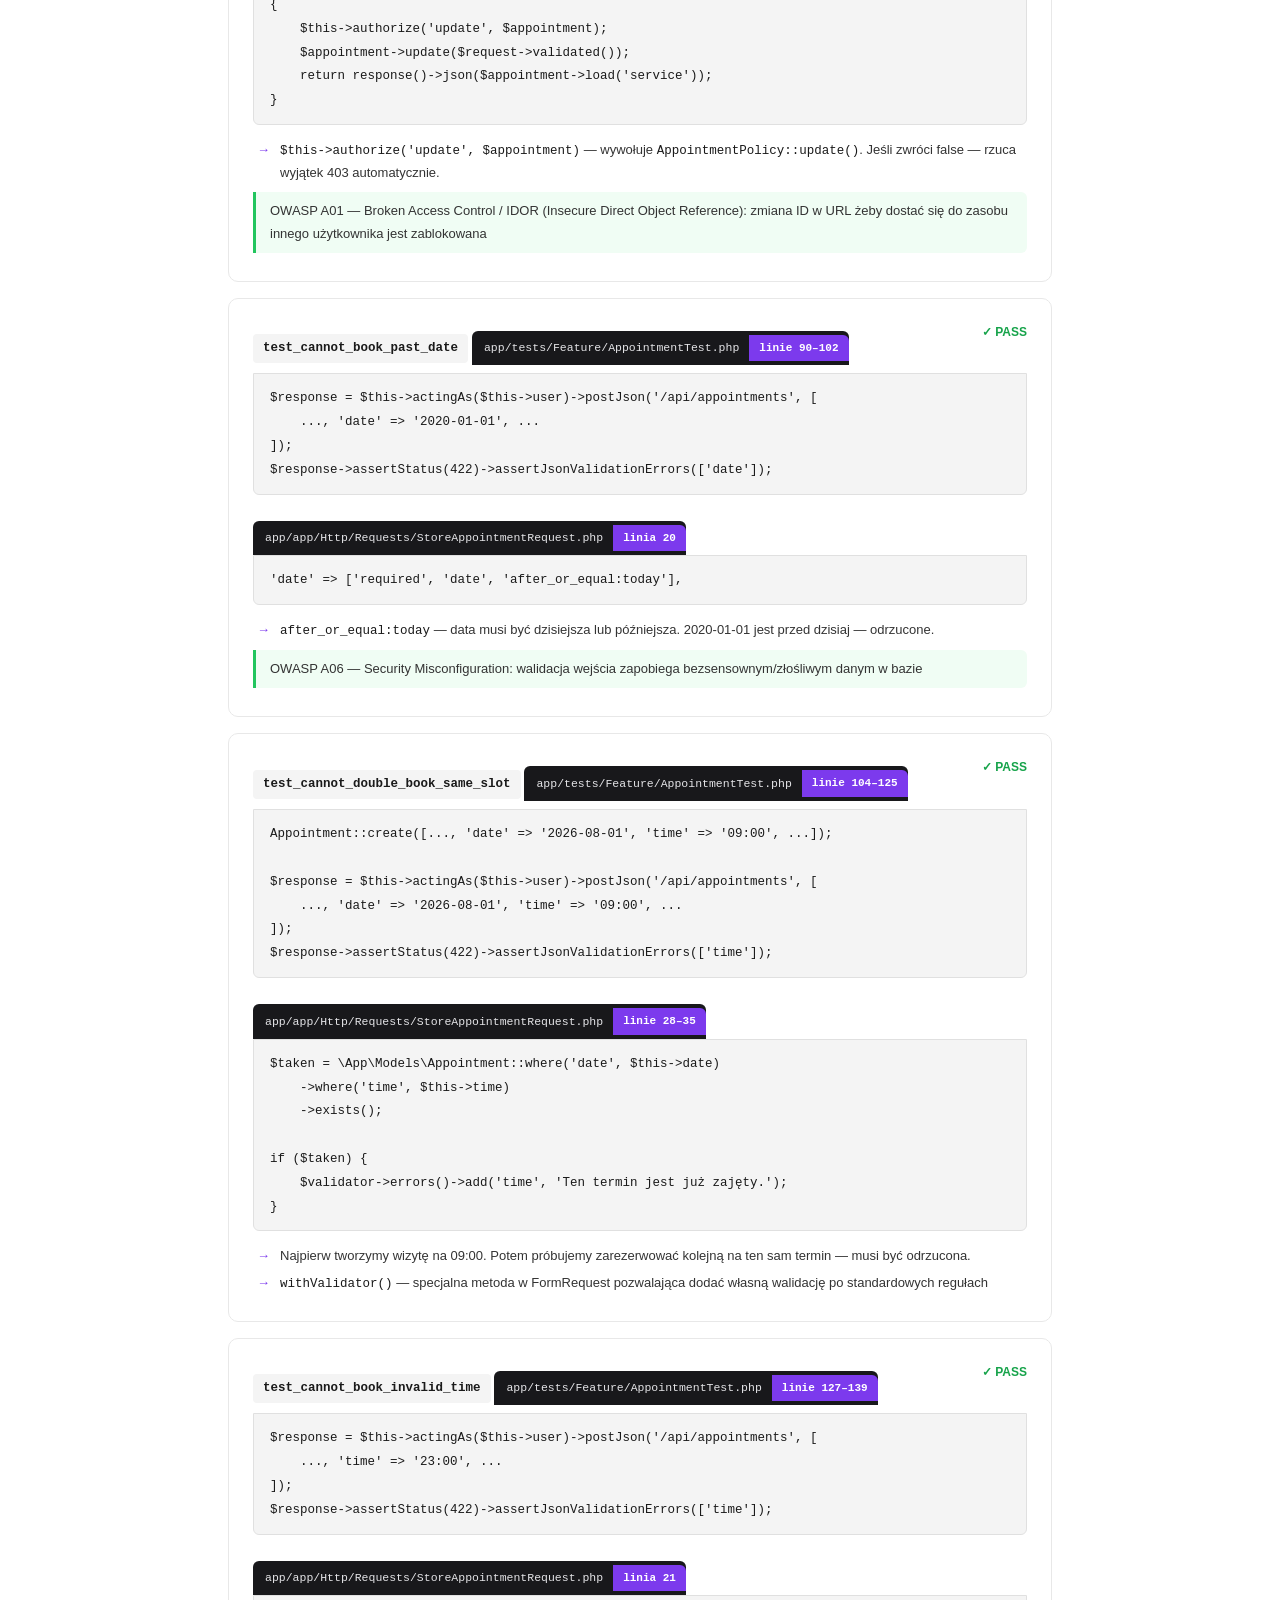
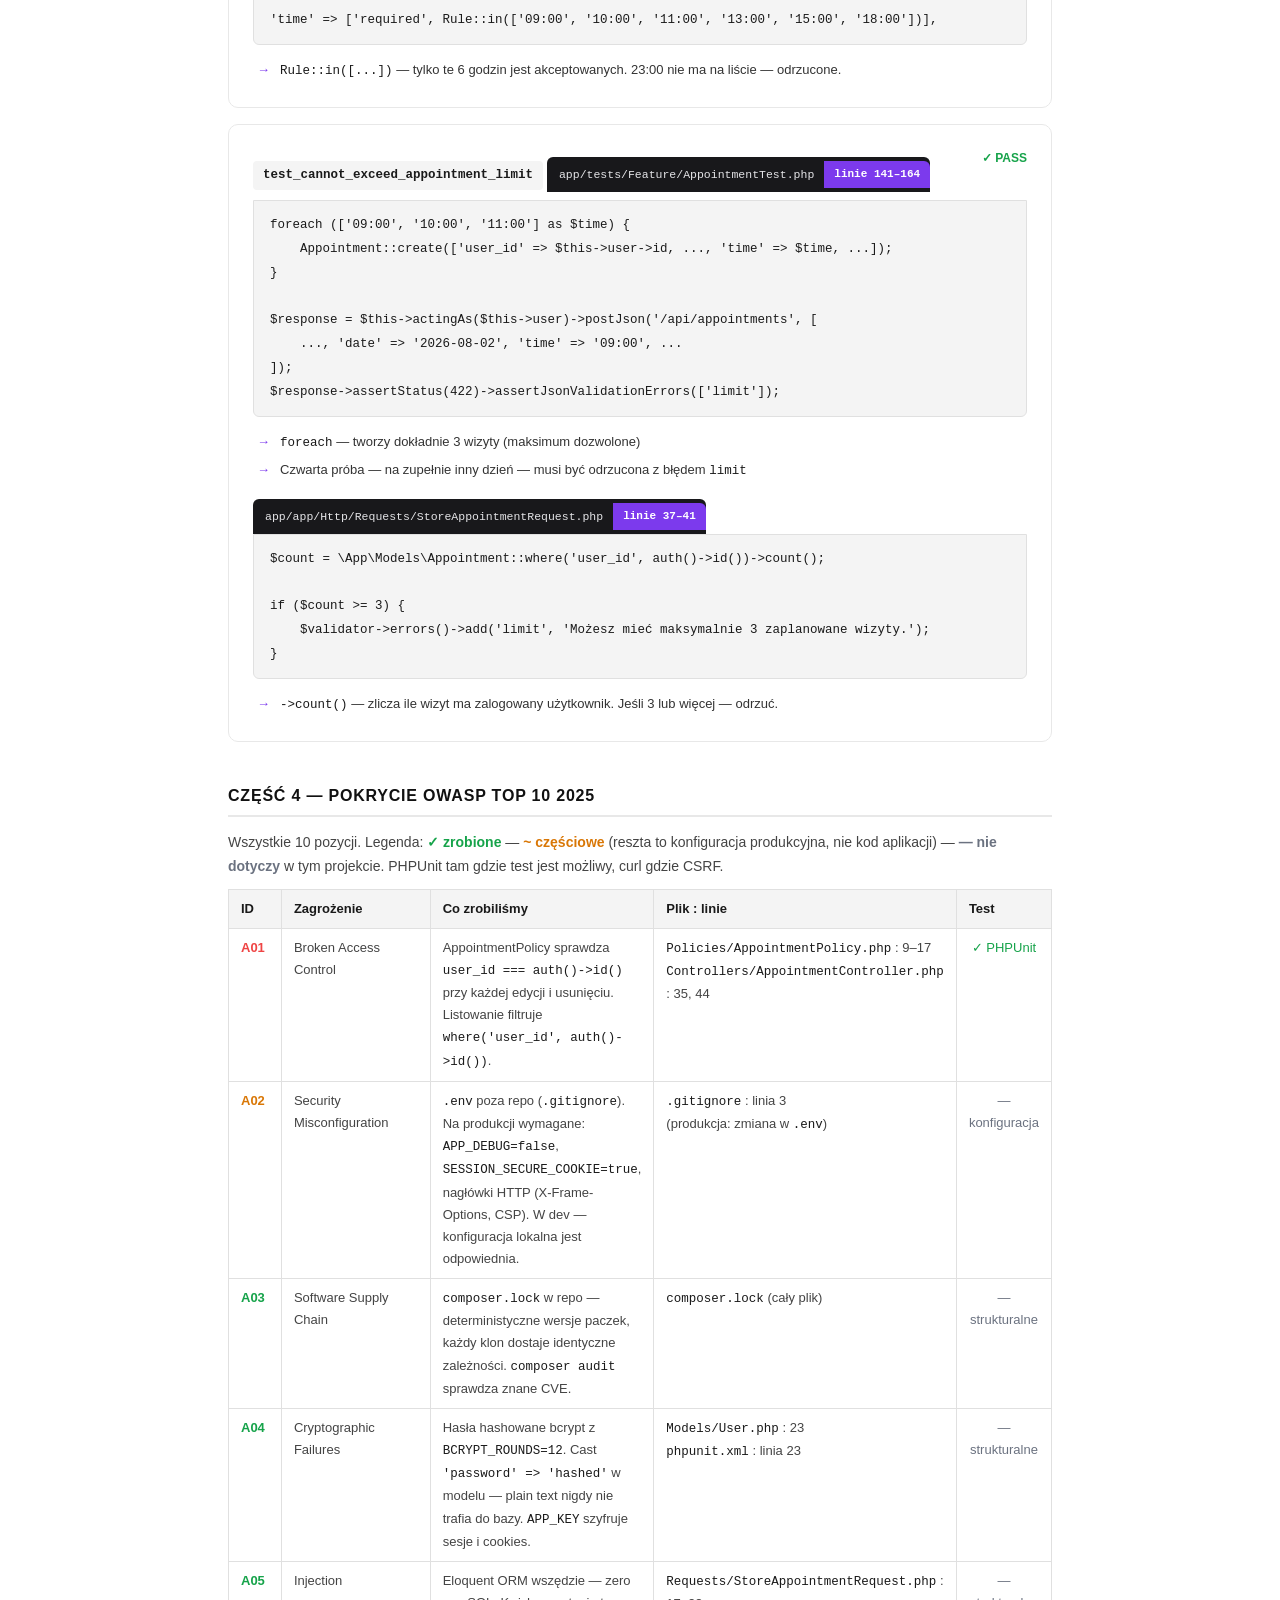
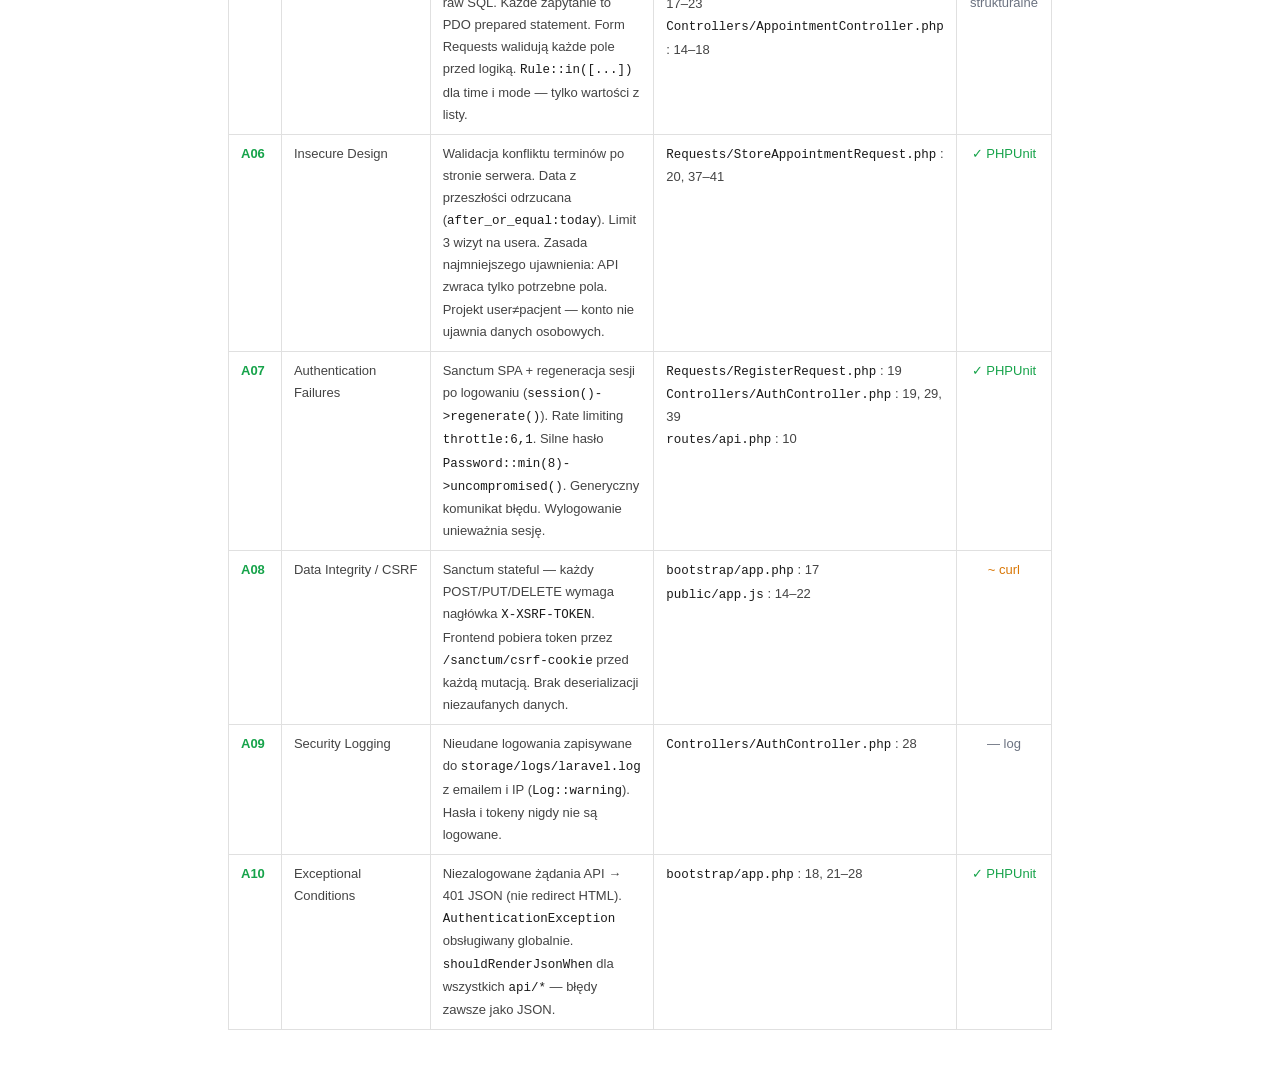
<file: kompendium/polish-version/tests-explained-pl.html>
<!DOCTYPE html>
<html lang="pl">
<head>
<meta charset="UTF-8" />
<meta name="viewport" content="width=device-width, initial-scale=1.0" />
<title>ARTIKULA — Testy wyjaśnione</title>
<style>
  * { margin: 0; padding: 0; box-sizing: border-box; }
  body { font-family: 'Helvetica Neue', Arial, sans-serif; font-size: 14px; color: #1a1a1a; line-height: 1.7; background: #fff; padding: 48px; max-width: 920px; margin: 0 auto; }
  h1 { font-size: 28px; font-weight: 700; margin-bottom: 4px; letter-spacing: -0.5px; }
  .subtitle { font-size: 14px; color: #666; margin-bottom: 40px; }
  h2 { font-size: 16px; font-weight: 700; margin: 40px 0 14px; padding-bottom: 6px; border-bottom: 2px solid #e8e8e8; text-transform: uppercase; letter-spacing: 0.05em; color: #111; }
  h3 { font-size: 14px; font-weight: 700; margin: 24px 0 8px; color: #222; }
  h4 { font-size: 12px; font-weight: 700; margin: 14px 0 5px; color: #555; text-transform: uppercase; letter-spacing: 0.04em; }
  p { margin-bottom: 10px; color: #444; }

  /* FILE TAG — ścieżka do pliku */
  .file-tag { display: inline-flex; align-items: center; gap: 0; background: #18181b; color: #a1a1aa; font-family: monospace; font-size: 11.5px; padding: 4px 0 4px 12px; border-radius: 6px 6px 0 0; margin-bottom: 0; margin-top: 12px; }
  .file-tag .path { color: #e4e4e7; }
  .file-tag .lines-badge { background: #7c3aed; color: #fff; padding: 4px 10px; border-radius: 0 6px 0 0; margin-left: 10px; font-weight: 700; font-size: 11px; }
  pre { background: #f4f4f4; border: 1px solid #e0e0e0; border-radius: 0 0 6px 6px; padding: 12px 16px; margin: 0 0 14px; overflow-x: auto; }
  /* kod bez file-tag — samodzielny */
  pre.standalone { border-radius: 6px; margin-top: 6px; }
  code { font-family: 'SF Mono', 'Fira Code', Consolas, monospace; font-size: 12.5px; color: #1a1a1a; }
  .inline { background: #f0f0f0; padding: 1px 6px; border-radius: 3px; font-family: monospace; font-size: 12.5px; }

  .def { background: #f8f8ff; border: 1px solid #d0d0f0; border-radius: 8px; padding: 16px 20px; margin: 12px 0; }
  .def strong { display: block; font-size: 15px; margin-bottom: 6px; color: #1a1a1a; }
  .note { background: #fffbeb; border-left: 3px solid #f59e0b; padding: 10px 14px; margin: 10px 0; border-radius: 0 6px 6px 0; font-size: 13px; color: #555; }
  .owasp { background: #f0fdf4; border-left: 3px solid #22c55e; padding: 8px 14px; margin: 8px 0; border-radius: 0 6px 6px 0; font-size: 13px; color: #333; font-weight: 500; }
  .err { background: #fff1f0; border-left: 3px solid #ef4444; padding: 8px 14px; margin: 8px 0; border-radius: 0 6px 6px 0; font-size: 13px; color: #444; }

  .test-block { border: 1px solid #e8e8e8; border-radius: 10px; padding: 20px 24px; margin: 16px 0; }
  .test-name { font-family: monospace; font-size: 12.5px; font-weight: 700; color: #1a1a1a; background: #f4f4f4; padding: 4px 10px; border-radius: 4px; display: inline-block; margin-bottom: 10px; }
  .test-pass { color: #16a34a; font-weight: 700; font-size: 12px; float: right; margin-top: 3px; }

  .explain { margin: 8px 0 4px; }
  .explain-line { display: flex; gap: 10px; margin: 5px 0; font-size: 13px; padding-left: 4px; }
  .explain-line .arrow { color: #7c3aed; flex-shrink: 0; font-weight: 700; }
  .explain-line .text { color: #333; }

  .flow-step { display: flex; gap: 14px; align-items: flex-start; margin: 10px 0; }
  .flow-num { flex-shrink: 0; width: 24px; height: 24px; background: #1a1a1a; color: #fff; border-radius: 50%; display: flex; align-items: center; justify-content: center; font-size: 11px; font-weight: 700; margin-top: 1px; }
  .flow-body { flex: 1; font-size: 13px; color: #444; padding-top: 3px; }

  table { width: 100%; border-collapse: collapse; margin: 10px 0 16px; font-size: 13px; }
  th { background: #f4f4f4; padding: 8px 12px; text-align: left; font-weight: 700; border: 1px solid #e0e0e0; }
  td { padding: 8px 12px; border: 1px solid #e0e0e0; color: #444; vertical-align: top; }

  @media print { body { padding: 20px; font-size: 12px; } .test-block { break-inside: avoid; } pre { break-inside: avoid; } }
</style>
</head>
<body>

<h1>ARTIKULA — Testy wyjaśnione</h1>
<p class="subtitle">Manualne testy w terminalu + automatyczne testy PHPUnit — co robią i dlaczego</p>

<nav style="background:#f8f8ff;border:1px solid #d0d0f0;border-radius:10px;padding:20px 24px;margin-bottom:36px">
  <div style="font-size:11px;font-weight:700;text-transform:uppercase;letter-spacing:.08em;color:#888;margin-bottom:12px">Spis treści</div>
  <ol style="padding-left:20px;color:#333;font-size:13.5px;line-height:2">
    <li><a href="#c1" style="color:#7c3aed;text-decoration:none;font-weight:500">Kluczowe pojęcia</a> — cookie, sesja, CSRF, XSRF-TOKEN, Sanctum SPA</li>
    <li><a href="#c2" style="color:#7c3aed;text-decoration:none;font-weight:500">Manualne testy w terminalu</a> — flow XSRF, curl krok po kroku, błędy i fixy</li>
    <li><a href="#c3" style="color:#7c3aed;text-decoration:none;font-weight:500">Automatyczne testy PHPUnit</a>
      <ul style="padding-left:18px;list-style:disc;line-height:2">
        <li><a href="#auth-tests" style="color:#555;text-decoration:none">AuthTest.php</a> — rejestracja, logowanie, silne hasło, unikalny email, zły login, brak sesji</li>
        <li><a href="#apt-tests" style="color:#555;text-decoration:none">AppointmentTest.php</a> — CRUD, IDOR, data z przeszłości, podwójna rezerwacja, zła godzina, limit</li>
      </ul>
    </li>
    <li><a href="#c4" style="color:#7c3aed;text-decoration:none;font-weight:500">Pokrycie OWASP Top 10 2025</a> — jak zapobiegamy każdemu zagrożeniu + kod z projektu</li>
  </ol>
</nav>

<!-- ============================================================ -->
<h2 id="c1">Część 1 — Kluczowe pojęcia</h2>

<div class="def">
  <strong>Cookie (ciasteczko)</strong>
  Mały kawałek danych który serwer wysyła do przeglądarki. Przeglądarka przechowuje go i automatycznie dołącza do każdego kolejnego żądania — bez żadnej akcji użytkownika. Używane do sesji (wiedza kto jest zalogowany) i tokenów CSRF.
  <br><br>
  Przykład — nagłówek odpowiedzi serwera:<br>
  <code>Set-Cookie: XSRF-TOKEN=abc123; Path=/; SameSite=Lax</code><br>
  <code>Set-Cookie: laravel_session=xyz789; HttpOnly; Path=/</code>
</div>

<div class="def">
  <strong>Sesja</strong>
  Laravel tworzy unikalną sesję dla każdego odwiedzającego i przechowuje jej ID w cookie (<code>laravel_session</code>). Rzeczywiste dane sesji (kto jest zalogowany) żyją po stronie serwera. Cookie to tylko klucz do szafki — szafka z danymi jest na serwerze.
</div>

<div class="def">
  <strong>CSRF — Cross-Site Request Forgery (fałszerstwo żądań między stronami)</strong>
  Atak w którym złośliwa strona nakłania Twoją przeglądarkę do wysłania żądania na inną stronę, na której jesteś zalogowany. Przykład: jesteś zalogowany w banku, wchodzisz na złą stronę — ta cicho wysyła POST na endpoint "przelew" Twojego banku używając Twoich ciasteczek sesji.
  <br><br>
  <strong>Jak Laravel to blokuje:</strong> Serwer generuje sekretny token (<code>XSRF-TOKEN</code>) i wkłada go do cookie. Każde żądanie POST/PUT/DELETE musi ten token przesłać też w nagłówku (<code>X-XSRF-TOKEN</code>). Zła strona nie może odczytać Twoich cookie przez JavaScript bo jest na innej domenie. Laravel odrzuca każde żądanie zmieniające stan bez poprawnego tokenu.
</div>

<div class="def">
  <strong>XSRF-TOKEN vs laravel_session — różnica</strong>
  <table style="margin-top:10px">
    <tr><th>Cookie</th><th>Co przechowuje</th><th>Kto czyta</th><th>HttpOnly</th></tr>
    <tr><td><code>XSRF-TOKEN</code></td><td>Token ochrony CSRF</td><td>JavaScript odczytuje i wysyła jako nagłówek</td><td>NIE — celowo dostępny dla JS</td></tr>
    <tr><td><code>laravel_session</code></td><td>ID sesji</td><td>Przeglądarka wysyła automatycznie</td><td>TAK — JS nie może go odczytać (bezpieczniejszy)</td></tr>
  </table>
</div>

<div class="def">
  <strong>Sanctum SPA (Stateful API)</strong>
  Laravel Sanctum w trybie SPA używa ciasteczek zamiast tokenów API. Frontend (przeglądarka) loguje się raz, dostaje cookie sesji, i każde kolejne żądanie API jest automatycznie uwierzytelnione bo przeglądarka wysyła cookie. Nie ma potrzeby przechowywania tokenu w localStorage. To podejście użyte w ARTIKULA.
  <br><br>
  Konfiguracja w tym projekcie:
  <div class="file-tag"><span class="path">app/bootstrap/app.php</span><span class="lines-badge">linie 16–19</span></div>
  <pre><code>->withMiddleware(function (Middleware $middleware): void {
    $middleware->statefulApi();
    $middleware->redirectGuestsTo(fn (Request $request) => $request->is('api/*') ? null : '/login');
})</code></pre>
  <div class="explain-line"><span class="arrow">→</span><span class="text"><code>statefulApi()</code> — włącza middleware Sanctum który inicjalizuje sesję dla żądań z zaufanych domen</span></div>
  <div class="explain-line"><span class="arrow">→</span><span class="text"><code>redirectGuestsTo(null dla api/*)</code> — niezalogowane żądania API dostają 401 JSON zamiast przekierowania na stronę logowania</span></div>
</div>

<!-- ============================================================ -->
<h2 id="c2">Część 2 — Manualne testy w terminalu (curl)</h2>

<p>Te testy robiliśmy ręcznie przez terminal żeby zweryfikować że API działa, zanim napisaliśmy automatyczne testy. Każda komenda curl to żądanie HTTP wysyłane z terminala.</p>

<h3>Flow XSRF — krok po kroku</h3>
<p>Każde żądanie zmieniające stan (POST, PUT, DELETE) wymaga tego 2-krokowego flow:</p>

<div class="flow-step"><div class="flow-num">1</div><div class="flow-body"><strong>GET /sanctum/csrf-cookie</strong> — prosimy Laravel o ustawienie cookie XSRF-TOKEN</div></div>
<div class="flow-step"><div class="flow-num">2</div><div class="flow-body"><strong>Odczytujemy cookie</strong> — wyciągamy wartość tokenu z zapisanego pliku cookies</div></div>
<div class="flow-step"><div class="flow-num">3</div><div class="flow-body"><strong>POST /api/login</strong> (lub register itp.) — wysyłamy token jako nagłówek <code>X-XSRF-TOKEN</code></div></div>

<h3>Krok 1 — Pobierz cookie CSRF</h3>
<pre class="standalone"><code>curl -s -c cookies.txt \
  -H "Origin: http://127.0.0.1:8000" \
  http://127.0.0.1:8000/sanctum/csrf-cookie</code></pre>
<div class="explain-line"><span class="arrow">→</span><span class="text"><code>-s</code> — tryb cichy, ukrywa pasek postępu pobierania</span></div>
<div class="explain-line"><span class="arrow">→</span><span class="text"><code>-c cookies.txt</code> — zapisz cookie które serwer wyśle do pliku cookies.txt</span></div>
<div class="explain-line"><span class="arrow">→</span><span class="text"><code>-H "Origin: ..."</code> — mówi Sanctum że żądanie pochodzi ze zaufanej domeny stateful. Bez tego Sanctum nie inicjalizuje sesji i kolejne żądanie wyrzuca błąd <em>"Session store not set on request"</em></span></div>

<h3>Krok 2 — Wyciągnij token (URL-dekoduj)</h3>
<pre class="standalone"><code>XSRF=$(grep XSRF-TOKEN cookies.txt | awk '{print $7}' | sed 's/%3D/=/g; s/%2B/+/g; s/%2F/\//g')</code></pre>
<div class="explain-line"><span class="arrow">→</span><span class="text"><code>grep XSRF-TOKEN cookies.txt</code> — znajdź linię z tokenem w pliku</span></div>
<div class="explain-line"><span class="arrow">→</span><span class="text"><code>awk '{print $7}'</code> — weź 7. kolumnę (wartość tokenu)</span></div>
<div class="explain-line"><span class="arrow">→</span><span class="text"><code>sed 's/%3D/=/g'</code> — URL-dekodowanie: token jest zakodowany, <code>%3D</code> to <code>=</code>, <code>%2B</code> to <code>+</code>, <code>%2F</code> to <code>/</code>. Laravel waliduje surowy token, nie URL-zakodowany.</span></div>
<div class="explain-line"><span class="arrow">→</span><span class="text">Wynik jest zapisany w zmiennej shell <code>$XSRF</code></span></div>
<div class="note">W prawdziwej przeglądarce to dekodowanie robi JavaScript automatycznie. W curl musieliśmy to zrobić ręcznie — dlatego testy curlowe są bardziej skomplikowane niż to co dzieje się w przeglądarce.</div>

<h3>Krok 3 — Zarejestruj użytkownika</h3>
<pre class="standalone"><code>curl -s -b cookies.txt -c cookies.txt \
  -X POST http://127.0.0.1:8000/api/register \
  -H "Content-Type: application/json" \
  -H "Accept: application/json" \
  -H "Origin: http://127.0.0.1:8000" \
  -H "X-XSRF-TOKEN: $XSRF" \
  -d '{"email":"krystian@test.com","password":"Artikula!2026"}' | json_pp</code></pre>
<div class="explain-line"><span class="arrow">→</span><span class="text"><code>-b cookies.txt</code> — wyślij zapisane wcześniej cookie (sesja + XSRF)</span></div>
<div class="explain-line"><span class="arrow">→</span><span class="text"><code>-c cookies.txt</code> — zapisz też nowe cookie które serwer zwróci (sesja regeneruje się po logowaniu)</span></div>
<div class="explain-line"><span class="arrow">→</span><span class="text"><code>-X POST</code> — to jest żądanie POST</span></div>
<div class="explain-line"><span class="arrow">→</span><span class="text"><code>-H "Content-Type: application/json"</code> — mówi serwerowi że ciało żądania to JSON</span></div>
<div class="explain-line"><span class="arrow">→</span><span class="text"><code>-H "Accept: application/json"</code> — mówi Laravel żeby zwracał błędy jako JSON zamiast HTML</span></div>
<div class="explain-line"><span class="arrow">→</span><span class="text"><code>-H "X-XSRF-TOKEN: $XSRF"</code> — token CSRF który wyciągnęliśmy. Laravel sprawdza czy pasuje do sesji.</span></div>
<div class="explain-line"><span class="arrow">→</span><span class="text"><code>-d '{...}'</code> — ciało żądania (email + hasło)</span></div>
<div class="explain-line"><span class="arrow">→</span><span class="text"><code>| json_pp</code> — pipe: przekazuje odpowiedź do json_pp który ładnie formatuje JSON</span></div>

<h3>Błędy które napotkaliśmy i jak je naprawiliśmy</h3>
<div class="err"><strong>Session store not set on request</strong><br>
  Przyczyna: brak nagłówka <code>Origin</code> — Sanctum nie zainicjalizował sesji<br>
  Fix: dodaj <code>-H "Origin: http://127.0.0.1:8000"</code> do każdej komendy curl
  <div class="file-tag" style="margin-top:8px"><span class="path">app/bootstrap/app.php</span><span class="lines-badge">linia 17</span></div>
  <pre><code>$middleware->statefulApi();</code></pre>
</div>
<div class="err"><strong>CSRF token mismatch</strong><br>
  Przyczyna: wysłano stary/wygasły token XSRF, lub zapomniano odświeżyć po logowaniu<br>
  Fix: ponownie wyciągnij token z cookies.txt przed każdym POST
</div>
<div class="err"><strong>Route [login] not defined</strong><br>
  Przyczyna: niezalogowane żądanie API próbowało przekierować na nazwany route "login" który nie istnieje<br>
  Fix: dodano obsługę w bootstrap/app.php
  <div class="file-tag" style="margin-top:8px"><span class="path">app/bootstrap/app.php</span><span class="lines-badge">linie 18, 24–28</span></div>
  <pre><code>$middleware->redirectGuestsTo(fn (Request $request) => $request->is('api/*') ? null : '/login');
// ...
$exceptions->render(function (AuthenticationException $e, Request $request) {
    if ($request->is('api/*')) {
        return response()->json(['message' => 'Niezalogowany.'], 401);
    }
});</code></pre>
</div>
<div class="err"><strong>Call to undefined method authorize()</strong><br>
  Przyczyna: Laravel 13 usunął <code>AuthorizesRequests</code> z bazowego Controllera<br>
  Fix: dodano ręcznie
  <div class="file-tag" style="margin-top:8px"><span class="path">app/app/Http/Controllers/Controller.php</span><span class="lines-badge">linia 6</span></div>
  <pre><code>use Illuminate\Foundation\Auth\Access\AuthorizesRequests;

abstract class Controller
{
    use AuthorizesRequests;
}</code></pre>
</div>

<!-- ============================================================ -->
<h2 id="c3">Część 3 — Automatyczne testy PHPUnit</h2>

<p>Uruchamiasz: <code class="inline">php artisan test</code></p>
<p>Wszystkie testy używają <code class="inline">RefreshDatabase</code> — baza jest czyszczona i odbudowywana przed każdym pojedynczym testem. Testy nigdy na siebie nie wpływają.</p>
<p>Testy działają na SQLite w pamięci — szybko i oddzielnie od Twojej prawdziwej bazy MySQL.</p>

<!-- ---- AUTH TESTS ---- -->
<h3 id="auth-tests">Plik: tests/Feature/AuthTest.php</h3>

<div class="test-block">
  <span class="test-name">test_user_can_register</span><span class="test-pass">✓ PASS</span>
  <div class="file-tag"><span class="path">app/tests/Feature/AuthTest.php</span><span class="lines-badge">linie 13–24</span></div>
  <pre><code>$response = $this->withHeader('Origin', 'http://localhost')
    ->postJson('/api/register', [
        'email'    => 'test@test.com',
        'password' => 'Artikula!2026',
    ]);

$response->assertStatus(201)
         ->assertJsonPath('user.email', 'test@test.com')
         ->assertJsonMissingPath('user.password');</code></pre>
  <h4>Co robi każda linia:</h4>
  <div class="explain-line"><span class="arrow">→</span><span class="text"><code>withHeader('Origin', ...)</code> — tak samo jak <code>-H "Origin"</code> w curl. Wymagane żeby Sanctum zainicjalizował sesję w testach.</span></div>
  <div class="explain-line"><span class="arrow">→</span><span class="text"><code>postJson('/api/register', [...])</code> — wysyła żądanie POST z ciałem JSON. Klient testowy Laravel obsługuje CSRF automatycznie.</span></div>
  <div class="explain-line"><span class="arrow">→</span><span class="text"><code>assertStatus(201)</code> — sprawdza że kod HTTP odpowiedzi to 201 Created</span></div>
  <div class="explain-line"><span class="arrow">→</span><span class="text"><code>assertJsonPath('user.email', 'test@test.com')</code> — sprawdza że odpowiedź JSON zawiera <code>{"user": {"email": "test@test.com"}}</code></span></div>
  <div class="explain-line"><span class="arrow">→</span><span class="text"><code>assertJsonMissingPath('user.password')</code> — potwierdza że hash hasła NIE jest zwracany w odpowiedzi (bezpieczeństwo)</span></div>
  <p style="margin-top:8px;font-size:13px;color:#444">Rejestracja obsługiwana przez:</p>
  <div class="file-tag"><span class="path">app/app/Http/Controllers/AuthController.php</span><span class="lines-badge">linie 14–22</span></div>
  <pre><code>public function register(RegisterRequest $request): JsonResponse
{
    $user = User::create($request->validated());
    Auth::login($user);
    $request->session()->regenerate();
    return response()->json(['user' => $user], 201);
}</code></pre>
  <div class="explain-line"><span class="arrow">→</span><span class="text"><code>$request->validated()</code> — zwraca tylko pola które przeszły walidację (email, password). Inne pola są ignorowane.</span></div>
  <div class="explain-line"><span class="arrow">→</span><span class="text"><code>session()->regenerate()</code> — tworzy nowe ID sesji po zalogowaniu. Zapobiega Session Fixation — atakowi polegającemu na przejęciu sesji.</span></div>
</div>

<div class="test-block">
  <span class="test-name">test_register_requires_strong_password</span><span class="test-pass">✓ PASS</span>
  <div class="file-tag"><span class="path">app/tests/Feature/AuthTest.php</span><span class="lines-badge">linie 26–36</span></div>
  <pre><code>$response = $this->withHeader('Origin', 'http://localhost')
    ->postJson('/api/register', [
        'email'    => 'test@test.com',
        'password' => '123',
    ]);

$response->assertStatus(422)
         ->assertJsonValidationErrors(['password']);</code></pre>
  <div class="explain-line"><span class="arrow">→</span><span class="text"><code>assertStatus(422)</code> — Unprocessable Entity, czyli walidacja nie przeszła</span></div>
  <div class="explain-line"><span class="arrow">→</span><span class="text"><code>assertJsonValidationErrors(['password'])</code> — błąd dotyczy konkretnie pola password</span></div>
  <p style="margin-top:8px;font-size:13px;color:#444">Walidacja hasła:</p>
  <div class="file-tag"><span class="path">app/app/Http/Requests/RegisterRequest.php</span><span class="lines-badge">linia 16</span></div>
  <pre><code>'password' => ['required', Password::min(8)->uncompromised()],</code></pre>
  <div class="explain-line"><span class="arrow">→</span><span class="text"><code>Password::min(8)</code> — minimum 8 znaków</span></div>
  <div class="explain-line"><span class="arrow">→</span><span class="text"><code>->uncompromised()</code> — sprawdza czy hasło nie wyciekło w znanych bazach (serwis HaveIBeenPwned). Hasło "haslo123" byłoby odrzucone bo jest na liście wycieków.</span></div>
  <div class="owasp">OWASP A07 — Błędy identyfikacji i uwierzytelniania: słabe i skompromitowane hasła odrzucane automatycznie</div>
</div>

<div class="test-block">
  <span class="test-name">test_register_requires_unique_email</span><span class="test-pass">✓ PASS</span>
  <div class="file-tag"><span class="path">app/tests/Feature/AuthTest.php</span><span class="lines-badge">linie 38–50</span></div>
  <pre><code>User::factory()->create(['email' => 'test@test.com']);

$response = $this->withHeader('Origin', 'http://localhost')
    ->postJson('/api/register', [
        'email'    => 'test@test.com',
        'password' => 'Artikula!2026',
    ]);

$response->assertStatus(422)
         ->assertJsonValidationErrors(['email']);</code></pre>
  <div class="explain-line"><span class="arrow">→</span><span class="text"><code>User::factory()->create([...])</code> — tworzy użytkownika bezpośrednio w bazie testowej (omija API). <code>factory()</code> korzysta z <code>database/factories/UserFactory.php</code> do generowania realistycznych fałszywych danych.</span></div>
  <div class="explain-line"><span class="arrow">→</span><span class="text">Potem próbujemy zarejestrować się z tym samym emailem — musi się nie udać</span></div>
  <div class="file-tag"><span class="path">app/app/Http/Requests/RegisterRequest.php</span><span class="lines-badge">linia 15</span></div>
  <pre><code>'email' => ['required', 'email', 'unique:users,email'],</code></pre>
  <div class="explain-line"><span class="arrow">→</span><span class="text"><code>unique:users,email</code> — sprawdza w tabeli <code>users</code>, kolumnie <code>email</code> czy taka wartość już istnieje</span></div>
</div>

<div class="test-block">
  <span class="test-name">test_user_can_login</span><span class="test-pass">✓ PASS</span>
  <div class="file-tag"><span class="path">app/tests/Feature/AuthTest.php</span><span class="lines-badge">linie 52–67</span></div>
  <pre><code>User::factory()->create([
    'email'    => 'test@test.com',
    'password' => bcrypt('Artikula!2026'),
]);

$response = $this->withHeader('Origin', 'http://localhost')
    ->postJson('/api/login', [
        'email'    => 'test@test.com',
        'password' => 'Artikula!2026',
    ]);

$response->assertStatus(200)
         ->assertJsonPath('user.email', 'test@test.com');</code></pre>
  <div class="explain-line"><span class="arrow">→</span><span class="text"><code>bcrypt('Artikula!2026')</code> — zapisujemy zahashowane hasło. Nie możemy trzymać plain textu. <code>Auth::attempt()</code> porównuje podane hasło z hashem przez bcrypt.</span></div>
  <p style="margin-top:8px;font-size:13px;color:#444">Logowanie obsługiwane przez:</p>
  <div class="file-tag"><span class="path">app/app/Http/Controllers/AuthController.php</span><span class="lines-badge">linie 24–33</span></div>
  <pre><code>public function login(LoginRequest $request): JsonResponse
{
    if (! Auth::attempt($request->only('email', 'password'))) {
        return response()->json(['message' => 'Nieprawidłowe dane logowania.'], 401);
    }
    $request->session()->regenerate();
    return response()->json(['user' => Auth::user()]);
}</code></pre>
  <div class="explain-line"><span class="arrow">→</span><span class="text"><code>Auth::attempt()</code> — sprawdza email i hasło. Jeśli pasują, loguje użytkownika i inicjalizuje sesję.</span></div>
</div>

<div class="test-block">
  <span class="test-name">test_login_fails_with_wrong_password</span><span class="test-pass">✓ PASS</span>
  <div class="file-tag"><span class="path">app/tests/Feature/AuthTest.php</span><span class="lines-badge">linie 69–84</span></div>
  <pre><code>$response->assertStatus(401)
         ->assertJsonPath('message', 'Nieprawidłowe dane logowania.');</code></pre>
  <div class="explain-line"><span class="arrow">→</span><span class="text">Sprawdza że komunikat błędu jest generyczny — nie mówi "użytkownik nie istnieje" ani "złe hasło". Oba przypadki zwracają ten sam komunikat.</span></div>
  <div class="file-tag"><span class="path">app/app/Http/Controllers/AuthController.php</span><span class="lines-badge">linia 27</span></div>
  <pre><code>return response()->json(['message' => 'Nieprawidłowe dane logowania.'], 401);</code></pre>
  <div class="owasp">OWASP A07 — generyczny komunikat uniemożliwia atakującemu sprawdzenie czy dany email istnieje w bazie</div>
</div>

<div class="test-block">
  <span class="test-name">test_unauthenticated_cannot_access_appointments</span><span class="test-pass">✓ PASS</span>
  <div class="file-tag"><span class="path">app/tests/Feature/AuthTest.php</span><span class="lines-badge">linie 86–91</span></div>
  <pre><code>$response = $this->getJson('/api/appointments');
$response->assertStatus(401);</code></pre>
  <div class="explain-line"><span class="arrow">→</span><span class="text">Brak <code>actingAs()</code> — żądanie nie ma sesji. Laravel powinien zwrócić 401 JSON, nie przekierować na stronę logowania.</span></div>
  <p style="margin-top:8px;font-size:13px;color:#444">Route chroniony przez middleware:</p>
  <div class="file-tag"><span class="path">app/routes/api.php</span><span class="lines-badge">linia 15</span></div>
  <pre><code>Route::middleware('auth:sanctum')->group(function () {
    Route::get('/appointments', [AppointmentController::class, 'index']);
    // ...
});</code></pre>
  <div class="owasp">OWASP A10 — broken auth: API zawsze zwraca JSON 401, nigdy HTML redirect</div>
</div>

<!-- ---- APPOINTMENT TESTS ---- -->
<h3 id="apt-tests">Plik: tests/Feature/AppointmentTest.php</h3>

<p>Wszystkie testy wizyt korzystają z <code class="inline">setUp()</code> który uruchamia się przed każdym testem:</p>
<div class="file-tag"><span class="path">app/tests/Feature/AppointmentTest.php</span><span class="lines-badge">linie 18–23</span></div>
<pre><code>protected function setUp(): void
{
    parent::setUp();
    $this->user    = User::factory()->create();
    $this->service = Service::create(['name' => 'Terapia jąkania']);
}</code></pre>
<div class="explain-line"><span class="arrow">→</span><span class="text"><code>parent::setUp()</code> — uruchamia setup Laravel (w tym <code>RefreshDatabase</code> żeby wyczyścić bazę)</span></div>
<div class="explain-line"><span class="arrow">→</span><span class="text">Tworzy jednego użytkownika testowego i jedną usługę dostępne dla wszystkich testów przez <code>$this->user</code> i <code>$this->service</code></span></div>

<div class="test-block">
  <span class="test-name">test_user_can_create_appointment</span><span class="test-pass">✓ PASS</span>
  <div class="file-tag"><span class="path">app/tests/Feature/AppointmentTest.php</span><span class="lines-badge">linie 25–38</span></div>
  <pre><code>$response = $this->actingAs($this->user)->postJson('/api/appointments', [
    'service_id'   => $this->service->id,
    'patient_name' => 'Jan Kowalski',
    'date'         => '2026-08-01',
    'time'         => '09:00',
    'mode'         => 'stacjonarnie',
]);

$response->assertStatus(201)
         ->assertJsonPath('patient_name', 'Jan Kowalski')
         ->assertJsonPath('user_id', $this->user->id);</code></pre>
  <div class="explain-line"><span class="arrow">→</span><span class="text"><code>actingAs($this->user)</code> — mówi Laravel "traktuj to żądanie jako pochodzące od tego użytkownika". Pomija flow logowania. Sesja i cookie są ustawiane automatycznie.</span></div>
  <div class="explain-line"><span class="arrow">→</span><span class="text"><code>assertJsonPath('user_id', $this->user->id)</code> — potwierdza że serwer przypisał właściwe user_id, mimo że go nie wysłaliśmy w żądaniu</span></div>
  <p style="margin-top:8px;font-size:13px;color:#444">Kontroler przypisuje user_id z sesji:</p>
  <div class="file-tag"><span class="path">app/app/Http/Controllers/AppointmentController.php</span><span class="lines-badge">linie 23–31</span></div>
  <pre><code>public function store(StoreAppointmentRequest $request): JsonResponse
{
    $appointment = Appointment::create([
        ...$request->validated(),
        'user_id' => auth()->id(),
    ]);
    return response()->json($appointment->load('service'), 201);
}</code></pre>
  <div class="explain-line"><span class="arrow">→</span><span class="text"><code>...$request->validated()</code> — spread operator: rozkłada tablicę walidowanych pól</span></div>
  <div class="explain-line"><span class="arrow">→</span><span class="text"><code>'user_id' => auth()->id()</code> — user_id pochodzi z sesji, nie z żądania. Użytkownik nie może zapisać sobie cudzego ID.</span></div>
</div>

<div class="test-block">
  <span class="test-name">test_user_sees_only_own_appointments</span><span class="test-pass">✓ PASS</span>
  <div class="file-tag"><span class="path">app/tests/Feature/AppointmentTest.php</span><span class="lines-badge">linie 40–67</span></div>
  <pre><code>$otherUser = User::factory()->create();

Appointment::create(['user_id' => $this->user->id,  'patient_name' => 'Mój pacjent',  ...]);
Appointment::create(['user_id' => $otherUser->id,   'patient_name' => 'Cudzy pacjent', ...]);

$response = $this->actingAs($this->user)->getJson('/api/appointments');

$response->assertStatus(200)
         ->assertJsonCount(1)
         ->assertJsonPath('0.patient_name', 'Mój pacjent');</code></pre>
  <div class="explain-line"><span class="arrow">→</span><span class="text">Tworzymy 2 wizyty — jedną dla naszego użytkownika, drugą dla innego</span></div>
  <div class="explain-line"><span class="arrow">→</span><span class="text"><code>assertJsonCount(1)</code> — tablica odpowiedzi musi mieć dokładnie 1 element, nie 2</span></div>
  <div class="explain-line"><span class="arrow">→</span><span class="text"><code>assertJsonPath('0.patient_name', 'Mój pacjent')</code> — pierwszy element (indeks 0) to NASZA wizyta</span></div>
  <p style="margin-top:8px;font-size:13px;color:#444">Filtrowanie w kontrolerze:</p>
  <div class="file-tag"><span class="path">app/app/Http/Controllers/AppointmentController.php</span><span class="lines-badge">linie 12–21</span></div>
  <pre><code>$appointments = Appointment::where('user_id', auth()->id())
    ->with('service')
    ->orderBy('date')
    ->orderBy('time')
    ->get();</code></pre>
  <div class="explain-line"><span class="arrow">→</span><span class="text"><code>where('user_id', auth()->id())</code> — pobierz tylko wizyty zalogowanego użytkownika</span></div>
  <div class="explain-line"><span class="arrow">→</span><span class="text"><code>->with('service')</code> — eager loading: dołącz powiązaną usługę w jednym zapytaniu SQL (unika problemu N+1)</span></div>
</div>

<div class="test-block">
  <span class="test-name">test_cannot_update_others_appointment</span><span class="test-pass">✓ PASS</span>
  <div class="file-tag"><span class="path">app/tests/Feature/AppointmentTest.php</span><span class="lines-badge">linie 69–88</span></div>
  <pre><code>$otherUser   = User::factory()->create();
$appointment = Appointment::create(['user_id' => $otherUser->id, 'patient_name' => 'Cudzy pacjent', ...]);

$response = $this->actingAs($this->user)
    ->putJson("/api/appointments/{$appointment->id}", [
        'patient_name' => 'HAKER BYL TU',
    ]);

$response->assertStatus(403);
$this->assertDatabaseHas('appointments', ['patient_name' => 'Cudzy pacjent']);</code></pre>
  <div class="explain-line"><span class="arrow">→</span><span class="text">Logujemy się jako <code>$this->user</code> ale próbujemy edytować wizytę należącą do <code>$otherUser</code></span></div>
  <div class="explain-line"><span class="arrow">→</span><span class="text"><code>assertStatus(403)</code> — Forbidden. Policy sprawdza <code>$user->id === $appointment->user_id</code> i zwraca false.</span></div>
  <div class="explain-line"><span class="arrow">→</span><span class="text"><code>assertDatabaseHas('appointments', ['patient_name' => 'Cudzy pacjent'])</code> — oryginalna nazwa wciąż jest w bazie, niezmieniona</span></div>
  <p style="margin-top:8px;font-size:13px;color:#444">Policy która to blokuje:</p>
  <div class="file-tag"><span class="path">app/app/Policies/AppointmentPolicy.php</span><span class="lines-badge">linie 9–12</span></div>
  <pre><code>public function update(User $user, Appointment $appointment): bool
{
    return $user->id === $appointment->user_id;
}</code></pre>
  <div class="explain-line"><span class="arrow">→</span><span class="text">Zwraca <code>true</code> tylko jeśli ID zalogowanego użytkownika jest równe user_id wizyty. Inaczej Laravel automatycznie zwraca 403.</span></div>
  <p style="margin-top:8px;font-size:13px;color:#444">Policy wywoływana przez kontroler:</p>
  <div class="file-tag"><span class="path">app/app/Http/Controllers/AppointmentController.php</span><span class="lines-badge">linie 33–40</span></div>
  <pre><code>public function update(UpdateAppointmentRequest $request, Appointment $appointment): JsonResponse
{
    $this->authorize('update', $appointment);
    $appointment->update($request->validated());
    return response()->json($appointment->load('service'));
}</code></pre>
  <div class="explain-line"><span class="arrow">→</span><span class="text"><code>$this->authorize('update', $appointment)</code> — wywołuje <code>AppointmentPolicy::update()</code>. Jeśli zwróci false — rzuca wyjątek 403 automatycznie.</span></div>
  <div class="owasp">OWASP A01 — Broken Access Control / IDOR (Insecure Direct Object Reference): zmiana ID w URL żeby dostać się do zasobu innego użytkownika jest zablokowana</div>
</div>

<div class="test-block">
  <span class="test-name">test_cannot_book_past_date</span><span class="test-pass">✓ PASS</span>
  <div class="file-tag"><span class="path">app/tests/Feature/AppointmentTest.php</span><span class="lines-badge">linie 90–102</span></div>
  <pre><code>$response = $this->actingAs($this->user)->postJson('/api/appointments', [
    ..., 'date' => '2020-01-01', ...
]);
$response->assertStatus(422)->assertJsonValidationErrors(['date']);</code></pre>
  <div class="file-tag"><span class="path">app/app/Http/Requests/StoreAppointmentRequest.php</span><span class="lines-badge">linia 20</span></div>
  <pre><code>'date' => ['required', 'date', 'after_or_equal:today'],</code></pre>
  <div class="explain-line"><span class="arrow">→</span><span class="text"><code>after_or_equal:today</code> — data musi być dzisiejsza lub późniejsza. 2020-01-01 jest przed dzisiaj — odrzucone.</span></div>
  <div class="owasp">OWASP A06 — Security Misconfiguration: walidacja wejścia zapobiega bezsensownym/złośliwym danym w bazie</div>
</div>

<div class="test-block">
  <span class="test-name">test_cannot_double_book_same_slot</span><span class="test-pass">✓ PASS</span>
  <div class="file-tag"><span class="path">app/tests/Feature/AppointmentTest.php</span><span class="lines-badge">linie 104–125</span></div>
  <pre><code>Appointment::create([..., 'date' => '2026-08-01', 'time' => '09:00', ...]);

$response = $this->actingAs($this->user)->postJson('/api/appointments', [
    ..., 'date' => '2026-08-01', 'time' => '09:00', ...
]);
$response->assertStatus(422)->assertJsonValidationErrors(['time']);</code></pre>
  <div class="file-tag"><span class="path">app/app/Http/Requests/StoreAppointmentRequest.php</span><span class="lines-badge">linie 28–35</span></div>
  <pre><code>$taken = \App\Models\Appointment::where('date', $this->date)
    ->where('time', $this->time)
    ->exists();

if ($taken) {
    $validator->errors()->add('time', 'Ten termin jest już zajęty.');
}</code></pre>
  <div class="explain-line"><span class="arrow">→</span><span class="text">Najpierw tworzymy wizytę na 09:00. Potem próbujemy zarezerwować kolejną na ten sam termin — musi być odrzucona.</span></div>
  <div class="explain-line"><span class="arrow">→</span><span class="text"><code>withValidator()</code> — specjalna metoda w FormRequest pozwalająca dodać własną walidację po standardowych regułach</span></div>
</div>

<div class="test-block">
  <span class="test-name">test_cannot_book_invalid_time</span><span class="test-pass">✓ PASS</span>
  <div class="file-tag"><span class="path">app/tests/Feature/AppointmentTest.php</span><span class="lines-badge">linie 127–139</span></div>
  <pre><code>$response = $this->actingAs($this->user)->postJson('/api/appointments', [
    ..., 'time' => '23:00', ...
]);
$response->assertStatus(422)->assertJsonValidationErrors(['time']);</code></pre>
  <div class="file-tag"><span class="path">app/app/Http/Requests/StoreAppointmentRequest.php</span><span class="lines-badge">linia 21</span></div>
  <pre><code>'time' => ['required', Rule::in(['09:00', '10:00', '11:00', '13:00', '15:00', '18:00'])],</code></pre>
  <div class="explain-line"><span class="arrow">→</span><span class="text"><code>Rule::in([...])</code> — tylko te 6 godzin jest akceptowanych. 23:00 nie ma na liście — odrzucone.</span></div>
</div>

<div class="test-block">
  <span class="test-name">test_cannot_exceed_appointment_limit</span><span class="test-pass">✓ PASS</span>
  <div class="file-tag"><span class="path">app/tests/Feature/AppointmentTest.php</span><span class="lines-badge">linie 141–164</span></div>
  <pre><code>foreach (['09:00', '10:00', '11:00'] as $time) {
    Appointment::create(['user_id' => $this->user->id, ..., 'time' => $time, ...]);
}

$response = $this->actingAs($this->user)->postJson('/api/appointments', [
    ..., 'date' => '2026-08-02', 'time' => '09:00', ...
]);
$response->assertStatus(422)->assertJsonValidationErrors(['limit']);</code></pre>
  <div class="explain-line"><span class="arrow">→</span><span class="text"><code>foreach</code> — tworzy dokładnie 3 wizyty (maksimum dozwolone)</span></div>
  <div class="explain-line"><span class="arrow">→</span><span class="text">Czwarta próba — na zupełnie inny dzień — musi być odrzucona z błędem <code>limit</code></span></div>
  <div class="file-tag"><span class="path">app/app/Http/Requests/StoreAppointmentRequest.php</span><span class="lines-badge">linie 37–41</span></div>
  <pre><code>$count = \App\Models\Appointment::where('user_id', auth()->id())->count();

if ($count >= 3) {
    $validator->errors()->add('limit', 'Możesz mieć maksymalnie 3 zaplanowane wizyty.');
}</code></pre>
  <div class="explain-line"><span class="arrow">→</span><span class="text"><code>->count()</code> — zlicza ile wizyt ma zalogowany użytkownik. Jeśli 3 lub więcej — odrzuć.</span></div>
</div>

<!-- ============================================================ -->
<h2 id="c4">Część 4 — Pokrycie OWASP Top 10 2025</h2>

<p>Wszystkie 10 pozycji. Legenda: <strong style="color:#16a34a">✓ zrobione</strong> — <strong style="color:#d97706">~ częściowe</strong> (reszta to konfiguracja produkcyjna, nie kod aplikacji) — <strong style="color:#6b7280">— nie dotyczy</strong> w tym projekcie. PHPUnit tam gdzie test jest możliwy, curl gdzie CSRF.</p>

<table style="font-size:13px">
  <tr><th style="width:60px">ID</th><th style="width:200px">Zagrożenie</th><th>Co zrobiliśmy</th><th style="width:160px">Plik : linie</th><th style="width:80px">Test</th></tr>
  <tr>
    <td><strong style="color:#ef4444">A01</strong></td>
    <td>Broken Access Control</td>
    <td>AppointmentPolicy sprawdza <code>user_id === auth()->id()</code> przy każdej edycji i usunięciu. Listowanie filtruje <code>where('user_id', auth()->id())</code>.</td>
    <td><code>Policies/AppointmentPolicy.php</code> : 9–17<br><code>Controllers/AppointmentController.php</code> : 35, 44</td>
    <td style="color:#16a34a;text-align:center">✓ PHPUnit</td>
  </tr>
  <tr>
    <td><strong style="color:#d97706">A02</strong></td>
    <td>Security Misconfiguration</td>
    <td><code>.env</code> poza repo (<code>.gitignore</code>). Na produkcji wymagane: <code>APP_DEBUG=false</code>, <code>SESSION_SECURE_COOKIE=true</code>, nagłówki HTTP (X-Frame-Options, CSP). W dev — konfiguracja lokalna jest odpowiednia.</td>
    <td><code>.gitignore</code> : linia 3<br>(produkcja: zmiana w <code>.env</code>)</td>
    <td style="color:#6b7280;text-align:center">— konfiguracja</td>
  </tr>
  <tr>
    <td><strong style="color:#16a34a">A03</strong></td>
    <td>Software Supply Chain</td>
    <td><code>composer.lock</code> w repo — deterministyczne wersje paczek, każdy klon dostaje identyczne zależności. <code>composer audit</code> sprawdza znane CVE.</td>
    <td><code>composer.lock</code> (cały plik)</td>
    <td style="color:#6b7280;text-align:center">— strukturalne</td>
  </tr>
  <tr>
    <td><strong style="color:#16a34a">A04</strong></td>
    <td>Cryptographic Failures</td>
    <td>Hasła hashowane bcrypt z <code>BCRYPT_ROUNDS=12</code>. Cast <code>'password' => 'hashed'</code> w modelu — plain text nigdy nie trafia do bazy. <code>APP_KEY</code> szyfruje sesje i cookies.</td>
    <td><code>Models/User.php</code> : 23<br><code>phpunit.xml</code> : linia 23</td>
    <td style="color:#6b7280;text-align:center">— strukturalne</td>
  </tr>
  <tr>
    <td><strong style="color:#16a34a">A05</strong></td>
    <td>Injection</td>
    <td>Eloquent ORM wszędzie — zero raw SQL. Każde zapytanie to PDO prepared statement. Form Requests walidują każde pole przed logiką. <code>Rule::in([...])</code> dla time i mode — tylko wartości z listy.</td>
    <td><code>Requests/StoreAppointmentRequest.php</code> : 17–23<br><code>Controllers/AppointmentController.php</code> : 14–18</td>
    <td style="color:#6b7280;text-align:center">— strukturalne</td>
  </tr>
  <tr>
    <td><strong style="color:#16a34a">A06</strong></td>
    <td>Insecure Design</td>
    <td>Walidacja konfliktu terminów po stronie serwera. Data z przeszłości odrzucana (<code>after_or_equal:today</code>). Limit 3 wizyt na usera. Zasada najmniejszego ujawnienia: API zwraca tylko potrzebne pola. Projekt user≠pacjent — konto nie ujawnia danych osobowych.</td>
    <td><code>Requests/StoreAppointmentRequest.php</code> : 20, 37–41</td>
    <td style="color:#16a34a;text-align:center">✓ PHPUnit</td>
  </tr>
  <tr>
    <td><strong style="color:#16a34a">A07</strong></td>
    <td>Authentication Failures</td>
    <td>Sanctum SPA + regeneracja sesji po logowaniu (<code>session()->regenerate()</code>). Rate limiting <code>throttle:6,1</code>. Silne hasło <code>Password::min(8)->uncompromised()</code>. Generyczny komunikat błędu. Wylogowanie unieważnia sesję.</td>
    <td><code>Requests/RegisterRequest.php</code> : 19<br><code>Controllers/AuthController.php</code> : 19, 29, 39<br><code>routes/api.php</code> : 10</td>
    <td style="color:#16a34a;text-align:center">✓ PHPUnit</td>
  </tr>
  <tr>
    <td><strong style="color:#16a34a">A08</strong></td>
    <td>Data Integrity / CSRF</td>
    <td>Sanctum stateful — każdy POST/PUT/DELETE wymaga nagłówka <code>X-XSRF-TOKEN</code>. Frontend pobiera token przez <code>/sanctum/csrf-cookie</code> przed każdą mutacją. Brak deserializacji niezaufanych danych.</td>
    <td><code>bootstrap/app.php</code> : 17<br><code>public/app.js</code> : 14–22</td>
    <td style="color:#d97706;text-align:center">~ curl</td>
  </tr>
  <tr>
    <td><strong style="color:#16a34a">A09</strong></td>
    <td>Security Logging</td>
    <td>Nieudane logowania zapisywane do <code>storage/logs/laravel.log</code> z emailem i IP (<code>Log::warning</code>). Hasła i tokeny nigdy nie są logowane.</td>
    <td><code>Controllers/AuthController.php</code> : 28</td>
    <td style="color:#6b7280;text-align:center">— log</td>
  </tr>
  <tr>
    <td><strong style="color:#16a34a">A10</strong></td>
    <td>Exceptional Conditions</td>
    <td>Niezalogowane żądania API → 401 JSON (nie redirect HTML). <code>AuthenticationException</code> obsługiwany globalnie. <code>shouldRenderJsonWhen</code> dla wszystkich <code>api/*</code> — błędy zawsze jako JSON.</td>
    <td><code>bootstrap/app.php</code> : 18, 21–28</td>
    <td style="color:#16a34a;text-align:center">✓ PHPUnit</td>
  </tr>
</table>

<br><br>
<hr style="border:none;border-top:1px solid #e0e0e0;margin:24px 0">
<p style="font-size:12px;color:#999;text-align:center">ARTIKULA — Testy wyjaśnione &nbsp;|&nbsp; 2026</p>
</body>
</html>
</file>
<file: app/public/styles.css>
/* ============ ARTIKULA — Atelier Mowy ============ */
@import url('https://fonts.googleapis.com/css2?family=Cormorant+Garamond:ital,wght@0,400;0,500;0,600;0,700;1,400;1,500&family=Hanken+Grotesk:wght@300;400;500;600;700&display=swap');

:root{
  /* warm beige neutrals */
  --cream:#F4EDE1;
  --cream-2:#EFE6D6;
  --sand:#E6D8C2;
  --sand-deep:#D8C6AB;
  --taupe:#C2AE92;
  --clay:#A88E6E;
  --ink:#37302A;          /* warm near-black */
  --ink-soft:#6A5F52;
  --ink-faint:#9A8C79;
  /* rose accent (from the lips) */
  --rose:#C16B7E;
  --rose-deep:#A24F63;
  --rose-soft:#E7C3CB;

  --r-pill:999px;
  --shadow-soft:0 26px 60px -34px rgba(74,57,40,.55);
  --shadow-card:0 18px 50px -30px rgba(74,57,40,.6);
  --ease:cubic-bezier(.65,.05,.25,1);
  --ease-out:cubic-bezier(.16,1,.3,1);

  --serif:'Cormorant Garamond', Georgia, serif;
  --sans:'Hanken Grotesk', system-ui, sans-serif;
}

*{box-sizing:border-box;margin:0;padding:0}
html{scroll-behavior:smooth}
body{
  font-family:var(--sans);
  background:var(--cream);
  color:var(--ink);
  -webkit-font-smoothing:antialiased;
  overflow-x:hidden;
}
::selection{background:var(--rose-soft);color:var(--ink)}

/* grain / warmth overlay */
.grain{position:fixed;inset:0;pointer-events:none;z-index:1;opacity:.5;mix-blend-mode:multiply;
  background-image:url("data:image/svg+xml,%3Csvg xmlns='http://www.w3.org/2000/svg' width='160' height='160'%3E%3Cfilter id='n'%3E%3CfeTurbulence type='fractalNoise' baseFrequency='.9' numOctaves='2'/%3E%3C/filter%3E%3Crect width='100%25' height='100%25' filter='url(%23n)' opacity='.05'/%3E%3C/svg%3E");}

.wrap{max-width:1240px;margin:0 auto;padding:0 40px}
@media(max-width:720px){.wrap{padding:0 22px}}

.eyebrow{font-family:var(--sans);font-size:12px;font-weight:600;letter-spacing:.32em;
  text-transform:uppercase;color:var(--clay)}
.serif{font-family:var(--serif)}
.italic{font-style:italic}

/* buttons */
.btn{display:inline-flex;align-items:center;gap:.6em;font-family:var(--sans);font-weight:600;
  font-size:15px;border:none;cursor:pointer;border-radius:var(--r-pill);
  padding:15px 28px;transition:color .35s var(--ease-out),box-shadow .4s,border-color .35s;
  text-decoration:none;line-height:1;position:relative;overflow:hidden;z-index:0}
.btn::before{content:'';position:absolute;inset:0;border-radius:inherit;
  transform:scale(0);transition:transform .45s var(--ease-out);z-index:-1}
.btn:hover::before{transform:scale(1)}
.btn-primary{background:var(--ink);color:var(--cream)}
.btn-primary::before{background:var(--rose-deep)}
.btn-primary:hover{color:var(--cream);box-shadow:var(--shadow-card)}
.btn-ghost{background:transparent;color:var(--ink);border:1px solid var(--taupe)}
.btn-ghost::before{background:var(--ink)}
.btn-ghost:hover{color:var(--cream);border-color:var(--ink)}
.btn-rose{background:var(--rose);color:#fff}
.btn-rose::before{background:var(--rose-deep)}
.btn-rose:hover{color:#fff;box-shadow:var(--shadow-card)}

/* ---- nav ---- */
.nav{position:fixed;top:0;left:0;right:0;z-index:40;transition:background .5s var(--ease),
  backdrop-filter .5s,box-shadow .5s,padding .5s var(--ease)}
.nav-inner{display:flex;align-items:center;justify-content:space-between;height:74px}
.nav.scrolled{background:rgba(244,237,225,.82);backdrop-filter:blur(14px) saturate(1.2);
  box-shadow:0 1px 0 rgba(170,150,120,.3)}
.brand{font-family:var(--serif);font-weight:600;font-size:25px;letter-spacing:.14em;color:var(--ink);
  text-decoration:none;display:flex;align-items:center;gap:11px}
.brand .dot{width:9px;height:9px;border-radius:50%;background:var(--rose);display:inline-block}
.nav-links{display:flex;align-items:center;gap:24px}
.nav-links a{font-size:14px;font-weight:500;color:var(--ink-soft);text-decoration:none;
  transition:color .3s;letter-spacing:.01em}
.nav-links a:hover{color:var(--rose-deep)}
.nav-links .btn{font-size:13.5px;padding:10px 20px}
.nav-links #nav-auth{display:flex;align-items:center}
.nav-links #nav-auth a,.nav-links #nav-auth button{font-size:13.5px;padding:10px 20px}
@media(max-width:1080px){.nav-links{display:none}}

/* ---- hamburger ---- */
.hamburger{display:none;flex-direction:column;justify-content:center;gap:5px;
  width:40px;height:40px;background:none;border:none;cursor:pointer;padding:6px;z-index:55;
  border-radius:10px;transition:background .25s}
.hamburger:hover{background:var(--sand)}
.hamburger span{display:block;width:22px;height:2px;background:var(--ink);border-radius:2px;
  transition:transform .35s var(--ease-out),opacity .25s,width .35s var(--ease-out);transform-origin:center}
.hamburger.open span:nth-child(1){transform:translateY(7px) rotate(45deg)}
.hamburger.open span:nth-child(2){opacity:0;width:0}
.hamburger.open span:nth-child(3){transform:translateY(-7px) rotate(-45deg)}
@media(max-width:1080px){.hamburger{display:flex}}

/* ---- mobile menu ---- */
.mobile-menu{position:fixed;top:0;left:0;right:0;bottom:0;z-index:50;
  background:var(--cream);display:flex;flex-direction:column;justify-content:center;align-items:center;gap:6px;
  padding:80px 32px max(40px,env(safe-area-inset-bottom));
  overflow-y:auto;overscroll-behavior:contain;-webkit-overflow-scrolling:touch;
  opacity:0;pointer-events:none;transform:translateY(-12px);
  transition:opacity .35s var(--ease-out),transform .35s var(--ease-out)}
.mobile-menu.open{opacity:1;pointer-events:auto;transform:none}
@media(orientation:landscape)and(max-height:520px){
  .mobile-menu{justify-content:flex-start;padding-top:max(56px,env(safe-area-inset-top));gap:0}
  .mob-link{font-size:clamp(15px,4vh,22px);padding:7px 0}
  .mob-cta{margin-top:8px;padding:10px 28px!important;font-size:13px!important}
  .marquee{padding:12px 0}
  .marquee-track span{font-size:17px}
  .hero{height:100vh}
  .lips-slot{display:none!important}
  .scroll-hint{display:none!important}
  .hero-sub{display:none}
  .hero-h1{font-size:clamp(28px,7vh,44px);line-height:1}
  .hero-cta{margin-top:16px;gap:10px}
  .section{padding:44px 0}
  .field[style*="grid-template-columns"]{display:block!important}
  .field[style*="grid-template-columns"] > div + div{margin-top:12px}
}
.mob-link{font-family:var(--serif);font-size:clamp(26px,7vw,40px);font-weight:500;
  color:var(--ink);text-decoration:none;letter-spacing:-.01em;
  padding:10px 0;width:100%;text-align:center;
  border-bottom:1px solid var(--sand-deep);
  transition:color .25s,padding-left .25s var(--ease-out)}
.mob-link:last-of-type{border-bottom:none}
.mob-link:hover{color:var(--rose-deep);padding-left:10px}
.mob-cta{margin-top:18px;background:var(--ink);color:var(--cream)!important;
  border-radius:var(--r-pill);padding:16px 32px!important;font-size:16px!important;
  font-family:var(--sans)!important;font-weight:600;letter-spacing:.02em;border:none;width:auto;
  transition:background .3s,color .3s}
.mob-cta:hover{background:var(--rose-deep);padding-left:32px!important}
#mob-auth{margin-top:12px;display:flex;justify-content:center}
.mob-close{position:absolute;top:22px;right:22px;width:44px;height:44px;
  background:none;border:1px solid var(--sand-deep);border-radius:50%;cursor:pointer;
  font-size:18px;color:var(--ink-soft);display:flex;align-items:center;justify-content:center;
  transition:background .25s,color .25s,border-color .25s}
.mob-close:hover{background:var(--ink);color:var(--cream);border-color:var(--ink)}

/* ---- hero ---- */
.hero{position:relative;height:340vh}
.hero-pin{position:sticky;top:0;height:100vh;display:flex;align-items:center;justify-content:center;
  overflow:hidden}
.hero-canvas-wrap{position:absolute;inset:0;display:flex;align-items:center;justify-content:center}
.lips-slot{display:flex;align-items:center;justify-content:center;
  height:clamp(210px,33vh,350px);margin:clamp(-26px,-2.4vh,-14px) 0}
#lips{width:min(66vw,560px);height:auto;transform-origin:center 52%;
  -webkit-mask-image:radial-gradient(ellipse 50% 58% at 50% 52%,#000 30%,rgba(0,0,0,0) 72%);
  mask-image:radial-gradient(ellipse 50% 58% at 50% 52%,#000 30%,rgba(0,0,0,0) 72%)}
.hero-copy{position:relative;z-index:5;text-align:center;pointer-events:none;width:100%}
.hero-h1{font-family:var(--serif);font-weight:500;line-height:.9;letter-spacing:-.01em;
  font-size:clamp(42px,7vw,104px);color:var(--ink)}
.hero-h1 .ln{display:block;overflow:hidden}
.hero-h1 .ln span{display:block;will-change:transform}
.hero-h1 em{font-style:italic;color:var(--rose-deep)}
.hero-sub{margin-top:26px;font-size:clamp(15px,1.5vw,18px);color:var(--ink-soft);font-weight:400;
  letter-spacing:.02em;max-width:520px;margin-left:auto;margin-right:auto}
.hero-cta{margin-top:34px;display:flex;gap:14px;justify-content:center;pointer-events:auto}
.scroll-hint{position:absolute;bottom:30px;left:50%;transform:translateX(-50%);z-index:6;
  font-size:11px;letter-spacing:.3em;text-transform:uppercase;color:var(--clay);
  display:flex;flex-direction:column;align-items:center;gap:9px}
.scroll-hint .line{width:1px;height:42px;background:linear-gradient(var(--clay),transparent);
  animation:drip 2.2s var(--ease) infinite}
@keyframes drip{0%{transform:scaleY(.2);transform-origin:top}50%{transform:scaleY(1);transform-origin:top}
  50.1%{transform-origin:bottom}100%{transform:scaleY(.2);transform-origin:bottom}}

/* ---- marquee ---- */
.marquee{border-top:1px solid var(--sand-deep);border-bottom:1px solid var(--sand-deep);
  padding:22px 0;overflow:hidden;background:var(--cream-2);position:relative;z-index:6}
.marquee-track{display:flex;gap:0;white-space:nowrap;width:max-content;animation:slide 34s linear infinite;will-change:transform}
.marquee:hover .marquee-track{animation-play-state:paused}
.marquee-track span{font-family:var(--serif);font-style:italic;font-size:30px;color:var(--ink);
  padding:0 30px;display:inline-flex;align-items:center;gap:30px}
.marquee-track .star{color:var(--rose);font-style:normal;font-size:15px}
@keyframes slide{to{transform:translateX(-50%)}}

/* ---- section heads ---- */
.section{position:relative;z-index:6;padding:90px 0;background:var(--cream)}
.section.alt{background:var(--cream-2)}
.sec-head{display:flex;align-items:flex-end;justify-content:space-between;gap:30px;
  margin-bottom:44px;flex-wrap:wrap}
.sec-title{font-family:var(--serif);font-weight:500;font-size:clamp(36px,5vw,64px);line-height:1;
  letter-spacing:-.01em;max-width:14ch}
.sec-title em{font-style:italic;color:var(--rose-deep)}
.sec-lead{max-width:38ch;color:var(--ink-soft);font-size:16px;line-height:1.6}

/* reveal */
.reveal{opacity:0;transform:translateY(28px);transition:opacity .75s var(--ease-out),transform .85s var(--ease-out)}
.reveal.in{opacity:1;transform:none}
@media(max-width:720px){
  .reveal{transform:translateY(18px);transition:opacity .5s var(--ease-out),transform .55s var(--ease-out)}
}

/* ---- service cards (morph / rotate / float) ---- */
.cards{display:grid;grid-template-columns:repeat(3,1fr);gap:18px}
@media(max-width:1080px){.cards{grid-template-columns:1fr 1fr}}
@media(max-width:580px){.cards{grid-template-columns:1fr}}
.card{position:relative;background:var(--cream);border:1px solid var(--sand-deep);
  border-radius:34px 34px 34px 34px;padding:22px 20px 18px;min-height:190px;
  display:flex;flex-direction:column;overflow:hidden;cursor:pointer;
  transition:transform .6s var(--ease-out),box-shadow .6s var(--ease-out),
    border-radius 1.1s var(--ease),border-color .5s,background .6s;
  transform-style:preserve-3d;will-change:transform}
.section.alt .card{background:var(--cream-2)}
.card:hover{box-shadow:var(--shadow-soft);border-color:var(--rose-soft);
  border-radius:64px 26px 64px 26px}
.card .num{font-family:var(--serif);font-size:15px;font-weight:600;color:var(--clay);
  letter-spacing:.05em}
.card .blob{position:absolute;width:150px;height:150px;right:-30px;top:-30px;
  background:radial-gradient(circle at 35% 35%,var(--rose-soft),var(--sand));
  border-radius:47% 53% 44% 56%/52% 44% 56% 48%;opacity:.5;
  transition:transform 1.4s var(--ease),border-radius 4s var(--ease),opacity .6s;
  animation:morph 9s var(--ease) infinite}
.card:hover .blob{transform:scale(1.5) rotate(40deg);opacity:.8}
@keyframes morph{0%,100%{border-radius:47% 53% 44% 56%/52% 44% 56% 48%}
  33%{border-radius:62% 38% 60% 40%/45% 55% 45% 55%}
  66%{border-radius:38% 62% 35% 65%/63% 40% 60% 37%}}
.card h3{font-family:var(--serif);font-weight:600;font-size:22px;line-height:1.08;
  letter-spacing:-.01em;position:relative;z-index:2;margin-top:10px}
.card p{position:relative;z-index:2;color:var(--ink-soft);font-size:13.5px;line-height:1.55;margin-top:8px}
.card .tag{position:relative;z-index:2;margin-top:auto;padding-top:14px;display:inline-flex;align-items:center;gap:8px;
  font-size:12px;font-weight:600;color:var(--rose-deep);letter-spacing:.02em}
.card .arrow{display:inline-block;transition:transform .5s var(--ease-out)}
.card:hover .arrow{transform:translateX(6px)}

/* floating accent */
.float{animation:float 7s var(--ease) infinite}
@keyframes float{0%,100%{transform:translateY(0)}50%{transform:translateY(-8px)}}

/* ---- stats ---- */
.stats{display:grid;grid-template-columns:repeat(4,1fr);gap:20px}
@media(max-width:760px){.stats{grid-template-columns:1fr 1fr}}
.stat{padding:34px 26px;border-radius:26px;background:var(--cream);border:1px solid var(--sand-deep);
  transition:transform .6s var(--ease-out),box-shadow .6s var(--ease-out)}
.section.alt .stat{background:var(--cream)}
.stat:hover{transform:translateY(-10px);box-shadow:var(--shadow-soft)}
.stat-num{font-family:var(--serif);font-size:clamp(44px,5vw,64px);font-weight:500;line-height:1;
  color:var(--ink);letter-spacing:-.02em}
.stat-num em{font-style:italic;color:var(--rose-deep);font-size:.55em;vertical-align:super}
.stat-lab{margin-top:12px;font-size:13.5px;color:var(--ink-soft);line-height:1.5}

/* ---- approach split ---- */
.split{display:grid;grid-template-columns:1.15fr .85fr;gap:56px;align-items:center}
@media(max-width:900px){.split{grid-template-columns:1fr;gap:34px}}
.split-media{position:relative;border-radius:30px;overflow:hidden;aspect-ratio:3/2;
  background:var(--sand);box-shadow:var(--shadow-card);max-height:380px}
.split-media img{width:100%;height:100%;object-fit:cover;display:block;
  transition:transform 1.4s var(--ease-out)}
.split-media:hover img{transform:scale(1.06)}
.split-media .chip{position:absolute;left:20px;bottom:20px;background:rgba(244,237,225,.9);
  backdrop-filter:blur(8px);padding:11px 18px;border-radius:var(--r-pill);font-size:13px;font-weight:600;
  color:var(--ink);letter-spacing:.02em}
.steps{list-style:none;margin-top:30px;display:flex;flex-direction:column;gap:2px}
.step{display:flex;gap:22px;padding:22px 0;border-top:1px solid var(--sand-deep);
  transition:padding-left .5s var(--ease-out)}
.step:hover{padding-left:12px}
.step:last-child{border-bottom:1px solid var(--sand-deep)}
.step .k{font-family:var(--serif);font-size:22px;color:var(--rose-deep);font-style:italic;min-width:42px}
.step h4{font-size:17px;font-weight:600;margin-bottom:5px}
.step p{font-size:14px;color:var(--ink-soft);line-height:1.55}

/* ---- booking CRUD ---- */
.booking{display:grid;grid-template-columns:.82fr 1.18fr;gap:26px;align-items:start}
@media(max-width:900px){.booking{grid-template-columns:1fr}}
.panel{background:var(--cream);border:1px solid var(--sand-deep);border-radius:22px;padding:24px;
  box-shadow:var(--shadow-card)}
.panel h3{font-family:var(--serif);font-size:23px;font-weight:600;margin-bottom:3px}
.panel .muted{font-size:13px;color:var(--ink-soft);margin-bottom:18px}
.field{margin-bottom:12px}
.field label{display:block;font-size:11.5px;font-weight:600;letter-spacing:.04em;text-transform:uppercase;
  color:var(--clay);margin-bottom:6px}
.field input,.field select{width:100%;font-family:var(--sans);font-size:14px;color:var(--ink);
  background:var(--cream-2);border:1px solid var(--sand-deep);border-radius:11px;padding:10px 13px;
  transition:border-color .3s,box-shadow .3s;outline:none}
.field input:focus,.field select:focus{border-color:var(--rose);box-shadow:0 0 0 3px var(--rose-soft)}
.field input.err{border-color:var(--rose-deep);box-shadow:0 0 0 3px rgba(162,79,99,.18)}
.err-msg{color:var(--rose-deep);font-size:12px;margin-top:6px;font-weight:500}
.chips{display:flex;flex-wrap:wrap;gap:9px}
.chip-sel{border:1px solid var(--sand-deep);background:var(--cream-2);border-radius:var(--r-pill);
  padding:9px 15px;font-size:13px;font-weight:500;color:var(--ink-soft);cursor:pointer;
  transition:all .3s var(--ease-out)}
.chip-sel.on{background:var(--ink);color:var(--cream);border-color:var(--ink)}
.chip-sel:hover{border-color:var(--rose)}

.bookings-head{display:flex;align-items:center;justify-content:space-between;margin-bottom:18px}
.bookings-head h3{font-family:var(--serif);font-size:27px;font-weight:600}
.count-pill{background:var(--sand);color:var(--ink);font-size:12px;font-weight:600;
  padding:5px 13px;border-radius:var(--r-pill);white-space:nowrap;flex-shrink:0}
.b-list{display:flex;flex-direction:column;gap:12px}
.b-item{display:flex;align-items:center;gap:18px;background:var(--cream);border:1px solid var(--sand-deep);
  border-radius:20px;padding:18px 20px;transition:transform .5s var(--ease-out),box-shadow .5s,border-color .4s;
  animation:pop .5s var(--ease-out)}
.section.alt .b-item{background:var(--cream-2)}
.b-item:hover{transform:translateX(6px);box-shadow:var(--shadow-card);border-color:var(--rose-soft)}
@keyframes pop{from{opacity:0;transform:translateY(14px) scale(.97)}to{opacity:1;transform:none}}
.b-date{text-align:center;min-width:60px;border-right:1px solid var(--sand-deep);padding-right:16px}
.b-date .d{font-family:var(--serif);font-size:30px;font-weight:600;line-height:1;color:var(--ink)}
.b-date .m{font-size:11px;text-transform:uppercase;letter-spacing:.12em;color:var(--clay);margin-top:3px}
.b-main{flex:1;min-width:0}
.b-main .svc{font-size:16px;font-weight:600;color:var(--ink)}
.b-main .meta{font-size:13px;color:var(--ink-soft);margin-top:3px;display:flex;gap:14px;flex-wrap:wrap}
.b-actions{display:flex;gap:8px}
.icon-btn{width:38px;height:38px;border-radius:11px;border:1px solid var(--sand-deep);background:var(--cream-2);
  cursor:pointer;display:flex;align-items:center;justify-content:center;color:var(--ink-soft);
  transition:all .3s var(--ease-out)}
.icon-btn:hover{background:var(--ink);color:var(--cream);border-color:var(--ink);transform:translateY(-2px)}
.icon-btn.del:hover{background:var(--rose-deep);border-color:var(--rose-deep)}
.b-empty{text-align:center;padding:48px 20px;color:var(--ink-faint);
  border:1.5px dashed var(--sand-deep);border-radius:20px}
.b-empty .big{font-family:var(--serif);font-style:italic;font-size:22px;color:var(--ink-soft);margin-bottom:6px}

.toast{position:fixed;bottom:28px;left:50%;transform:translateX(-50%) translateY(20px);
  background:var(--ink);color:var(--cream);padding:14px 24px;border-radius:var(--r-pill);
  font-size:14px;font-weight:500;z-index:100;opacity:0;pointer-events:none;
  transition:all .5s var(--ease-out);box-shadow:var(--shadow-card);display:flex;align-items:center;gap:10px}
.toast.show{opacity:1;transform:translateX(-50%) translateY(0)}
.toast .tdot{width:7px;height:7px;border-radius:50%;background:var(--rose)}

/* ---- testimonials ---- */
.quotes{display:grid;grid-template-columns:repeat(3,1fr);gap:20px}
@media(max-width:880px){.quotes{grid-template-columns:1fr 1fr}}
@media(max-width:600px){.quotes{grid-template-columns:1fr}}
.quote{background:var(--cream);border:1px solid var(--sand-deep);border-radius:22px;padding:24px;
  transition:transform .6s var(--ease-out),box-shadow .6s;display:flex;flex-direction:column}
.quote:hover{transform:translateY(-6px) rotate(.8deg);box-shadow:var(--shadow-soft)}
.quote .stars{color:var(--rose);letter-spacing:3px;font-size:13px;margin-bottom:12px}
.quote p{font-family:var(--serif);font-size:18px;line-height:1.4;color:var(--ink);font-style:italic;flex:1}
.quote .who{margin-top:16px;display:flex;align-items:center;gap:10px}
.quote .av{width:42px;height:42px;border-radius:50%;background:linear-gradient(135deg,var(--rose-soft),var(--taupe));
  display:flex;align-items:center;justify-content:center;font-family:var(--serif);font-weight:600;color:var(--ink)}
.quote .who .nm{font-size:14px;font-weight:600}
.quote .who .rl{font-size:12.5px;color:var(--ink-soft)}

/* ---- cta ---- */
.cta{position:relative;z-index:6;background:var(--ink);color:var(--cream);padding:100px 0;overflow:hidden}
.cta .wrap{position:relative;z-index:2;text-align:center}
.cta h2{font-family:var(--serif);font-weight:500;font-size:clamp(42px,7vw,96px);line-height:.98;
  letter-spacing:-.01em}
.cta h2 em{font-style:italic;color:var(--rose)}
.cta p{margin:24px auto 0;max-width:46ch;color:rgba(244,237,225,.72);font-size:17px;line-height:1.6}
.cta-actions{margin-top:40px;display:flex;gap:14px;justify-content:center;flex-wrap:wrap}
.cta .btn-ghost{border-color:rgba(244,237,225,.35);color:var(--cream)}
.cta .btn-ghost:hover{background:var(--cream);color:var(--ink)}
.cta-blob{position:absolute;width:520px;height:520px;border-radius:42% 58% 47% 53%/55% 45% 55% 45%;
  background:radial-gradient(circle at 40% 35%,rgba(193,107,126,.5),transparent 70%);
  filter:blur(30px);animation:morph 12s var(--ease) infinite;z-index:1}
.cta-blob.b1{left:-120px;top:-100px}
.cta-blob.b2{right:-140px;bottom:-160px;animation-delay:-4s}

/* ---- footer ---- */
.footer{background:var(--cream-2);position:relative;z-index:6;padding:64px 0 40px;
  border-top:1px solid var(--sand-deep)}
.foot-top{display:flex;justify-content:space-between;gap:40px;flex-wrap:wrap;margin-bottom:48px}
.foot-brand{font-family:var(--serif);font-size:40px;font-weight:600;letter-spacing:.1em;color:var(--ink)}
.foot-brand .dot{color:var(--rose)}
.foot-cols{display:flex;gap:64px;flex-wrap:wrap}
.foot-col h5{font-size:12px;text-transform:uppercase;letter-spacing:.18em;color:var(--clay);margin-bottom:16px}
.foot-col a{display:block;font-size:14.5px;color:var(--ink-soft);text-decoration:none;margin-bottom:10px;
  transition:color .3s}
.foot-col a:hover{color:var(--rose-deep)}
.foot-bot{display:flex;justify-content:space-between;gap:20px;flex-wrap:wrap;
  padding-top:26px;border-top:1px solid var(--sand-deep);font-size:13px;color:var(--ink-faint)}

/* ---- tablet portrait + all phones ---- */
@media(max-width:900px){
  /* booking form date+mode always stacked below 900px (covers iPad portrait 768px) */
  .field[style*="grid-template-columns"]{display:block!important}
  .field[style*="grid-template-columns"] > div + div{margin-top:12px}

  .b-item{flex-wrap:wrap;gap:12px}
  .b-date{border-right:none;padding-right:0;flex-direction:row;align-items:center;
    display:flex;gap:6px;min-width:auto}
  .b-date .d{font-size:22px}
  .b-date .m{font-size:11px;margin-top:0}
}

/* ---- phone / small tablet ---- */
@media(max-width:720px){
  .section{padding:60px 0}
  .sec-head{flex-direction:column;align-items:flex-start;gap:14px;margin-bottom:30px}
  .hero-h1{font-size:clamp(38px,10vw,68px)}

  .quote p{font-size:16px}

  .cta{padding:70px 0}
  .cta-actions{flex-direction:column;align-items:center}
  .cta-actions .btn{width:min(280px,100%);justify-content:center}

  .foot-top{flex-direction:column;gap:28px}
  .foot-cols{flex-direction:column;gap:28px}

  .step{gap:14px;padding:18px 0}
  .step h4{font-size:15px}

  .float{animation:none}
  .marquee-track span{font-size:22px}
}

/* ---- phone only ---- */
@media(max-width:480px){
  .hero-cta{flex-direction:column;align-items:center}
  .hero-cta .btn{width:min(260px,100%);justify-content:center}
  .chips{gap:7px}
  .chip-sel{padding:8px 12px;font-size:12px}
  .b-actions{gap:6px}
  .b-main .svc{font-size:14px}
}
</file>
